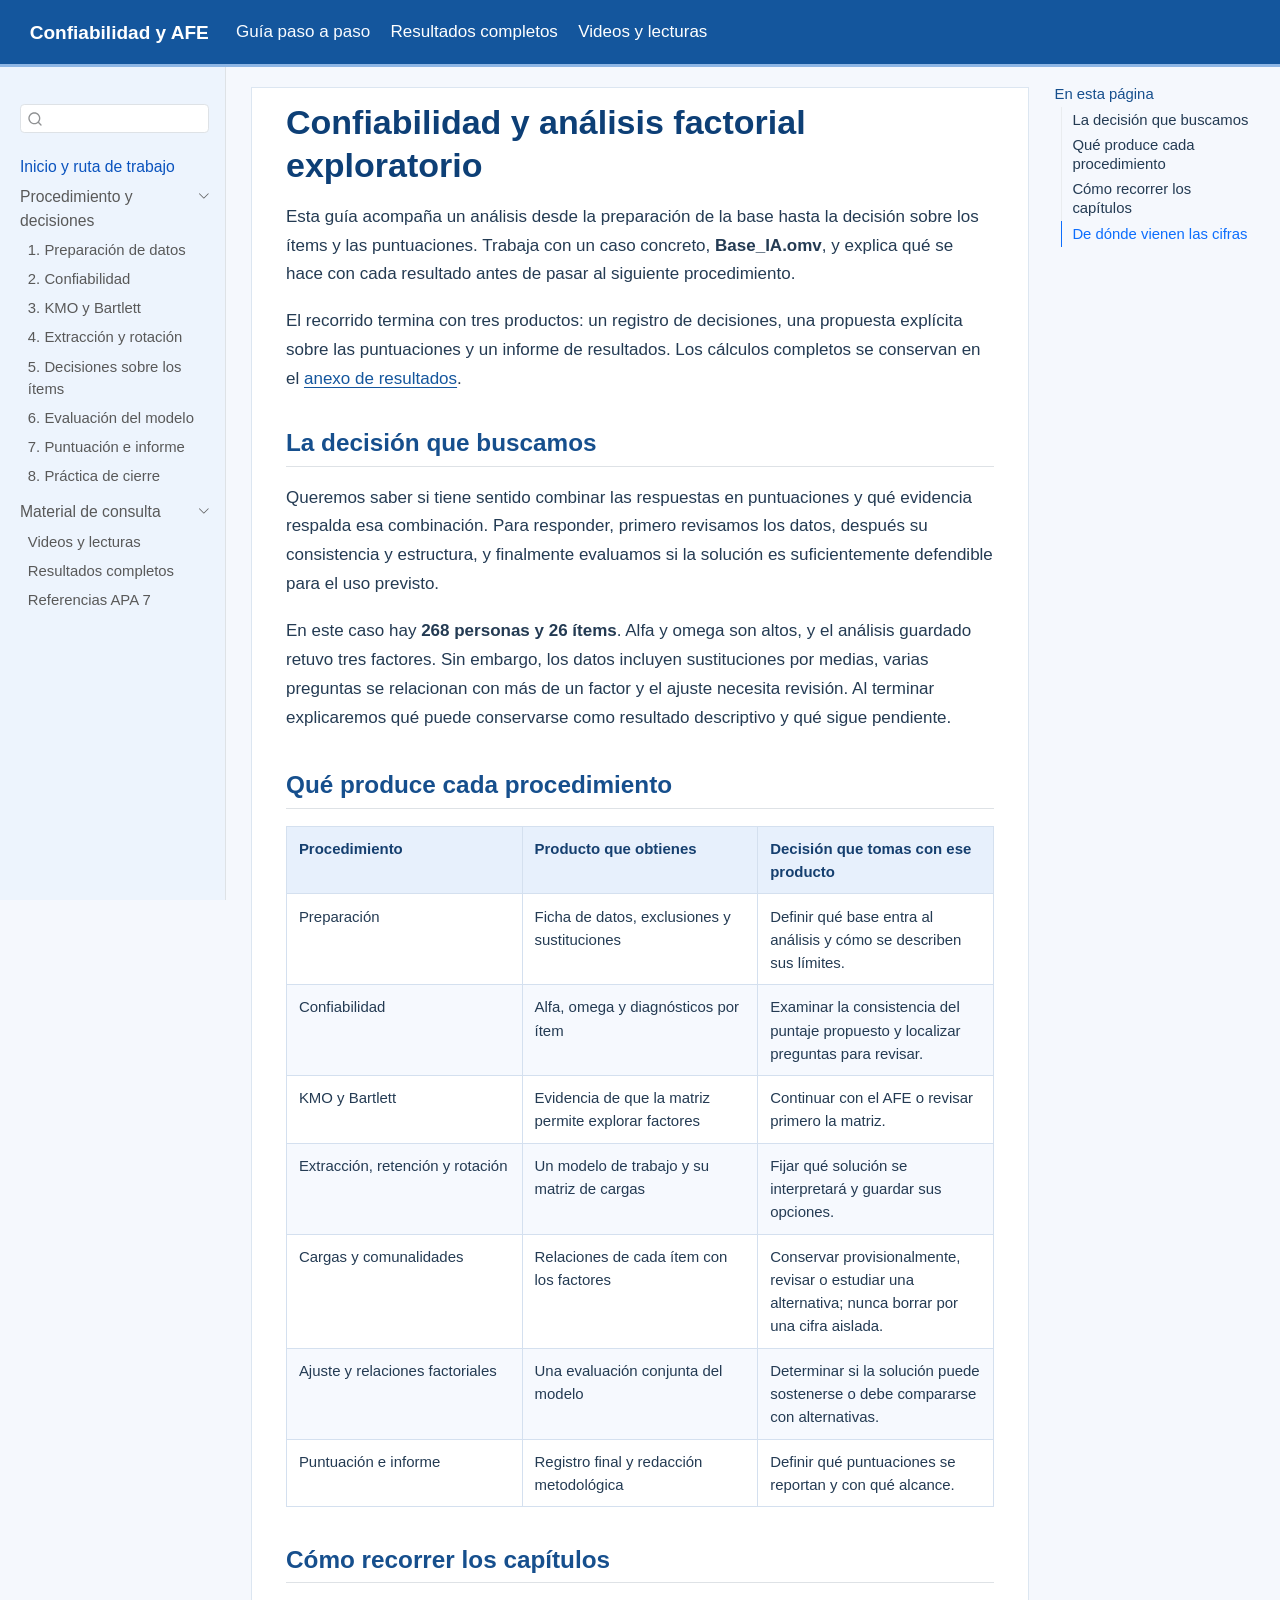
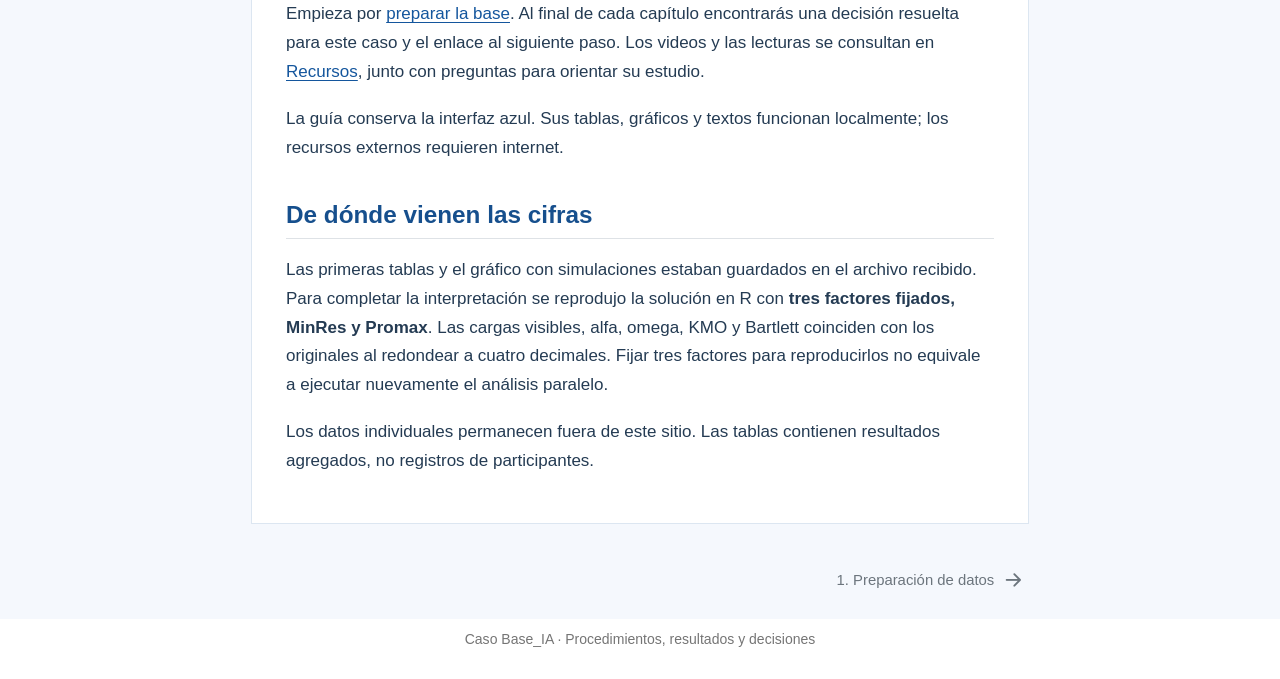
<file: docs/index.html>
<!DOCTYPE html>
<html xmlns="http://www.w3.org/1999/xhtml" lang="es" xml:lang="es"><head>

<meta charset="utf-8">
<meta name="generator" content="quarto-1.10.18">

<meta name="viewport" content="width=device-width, initial-scale=1.0, user-scalable=yes">


<title>Confiabilidad y análisis factorial exploratorio – Confiabilidad y AFE</title>
<style>
/* Default styles provided by pandoc.
** See https://pandoc.org/MANUAL.html#variables-for-html for config info.
*/
span.smallcaps{font-variant: small-caps;}
div.columns{display: flex; gap: 1.5em;}
div.column{flex: auto;}
@media screen {
div.columns{gap: min(4vw, 1.5em);}
div.column{overflow-x: auto;}
}
div.hanging-indent{margin-left: 1.5em; text-indent: -1.5em;}
ul.task-list{list-style: none;}
ul.task-list li input[type="checkbox"] {
  width: 0.8em;
  margin: 0 0.8em 0.2em -1em; /* quarto-specific, see https://github.com/quarto-dev/quarto-cli/issues/4556 */ 
  vertical-align: middle;
}
</style>


<script src="site_libs/quarto-nav/quarto-nav.js"></script>
<script src="site_libs/quarto-nav/headroom.min.js"></script>
<script src="site_libs/clipboard/clipboard.min.js"></script>
<script src="site_libs/quarto-search/autocomplete.umd.js"></script>
<script src="site_libs/quarto-search/fuse.min.js"></script>
<script src="site_libs/quarto-search/quarto-search.js"></script>
<meta name="quarto:offset" content="./">
<link href="./01-preparar.html" rel="next">
<script src="site_libs/quarto-html/quarto.js" type="module"></script>
<script src="site_libs/quarto-html/tabsets/tabsets.js" type="module"></script>
<script src="site_libs/quarto-html/popper.min.js"></script>
<script src="site_libs/quarto-html/tippy.umd.min.js"></script>
<script src="site_libs/quarto-html/anchor.min.js"></script>
<link href="site_libs/quarto-html/tippy.css" rel="stylesheet">
<link href="site_libs/quarto-html/quarto-syntax-highlighting-64a204ab8560d761af7679ceaba22944.css" rel="stylesheet" id="quarto-text-highlighting-styles">
<script src="site_libs/bootstrap/bootstrap.min.js"></script>
<link href="site_libs/bootstrap/bootstrap-icons.css" rel="stylesheet">
<link href="site_libs/bootstrap/bootstrap-53b8d4779731abdf69e8c6ca44a22a0c.min.css" rel="stylesheet" append-hash="true" id="quarto-bootstrap" data-mode="light">
<script id="quarto-search-options" type="application/json">{
  "location": "sidebar",
  "copy-button": false,
  "collapse-after": 3,
  "panel-placement": "start",
  "type": "textbox",
  "limit": 50,
  "keyboard-shortcut": [
    "f",
    "/",
    "s"
  ],
  "language": {
    "search-no-results-text": "No se han encontrado resultados",
    "search-matching-documents-text": "documentos encontrados",
    "search-copy-link-title": "Copiar el enlace en la búsqueda",
    "search-hide-matches-text": "Ocultar resultados adicionales",
    "search-more-match-text": "resultado adicional en este documento",
    "search-more-matches-text": "resultados adicionales en este documento",
    "search-clear-button-title": "Borrar",
    "search-text-placeholder": "",
    "search-detached-cancel-button-title": "Cancelar",
    "search-submit-button-title": "Enviar",
    "search-label": "Buscar"
  }
}</script>
<style>html{ scroll-behavior: smooth; }</style>


<link rel="stylesheet" href="estilos/sitio.css">
</head>

<body class="nav-sidebar docked nav-fixed quarto-light">

<div id="quarto-search-results"></div>
  <header id="quarto-header" class="headroom fixed-top">
    <nav class="navbar navbar-expand-lg " data-bs-theme="dark">
      <div class="navbar-container container-fluid">
      <div class="navbar-brand-container mx-auto">
    <a class="navbar-brand" href="./index.html">
    <span class="navbar-title">Confiabilidad y AFE</span>
    </a>
  </div>
          <button class="navbar-toggler" type="button" data-bs-toggle="collapse" data-bs-target="#navbarCollapse" aria-controls="navbarCollapse" role="menu" aria-expanded="false" aria-label="Navegación de palanca" onclick="if (window.quartoToggleHeadroom) { window.quartoToggleHeadroom(); }">
  <span class="navbar-toggler-icon"></span>
</button>
          <div class="collapse navbar-collapse" id="navbarCollapse">
            <ul class="navbar-nav navbar-nav-scroll me-auto">
  <li class="nav-item">
    <a class="nav-link active" href="./index.html" aria-current="page"> 
<span class="menu-text">Guía paso a paso</span></a>
  </li>  
  <li class="nav-item">
    <a class="nav-link" href="./resultados.html"> 
<span class="menu-text">Resultados completos</span></a>
  </li>  
  <li class="nav-item">
    <a class="nav-link" href="./recursos.html"> 
<span class="menu-text">Videos y lecturas</span></a>
  </li>  
</ul>
          </div> <!-- /navcollapse -->
            <div class="quarto-navbar-tools">
</div>
      </div> <!-- /container-fluid -->
    </nav>
  <nav class="quarto-secondary-nav">
    <div class="container-fluid d-flex">
      <button type="button" class="quarto-btn-toggle btn" data-bs-toggle="collapse" role="button" data-bs-target=".quarto-sidebar-collapse-item" aria-controls="quarto-sidebar" aria-expanded="false" aria-label="Alternar barra lateral" onclick="if (window.quartoToggleHeadroom) { window.quartoToggleHeadroom(); }">
        <i class="bi bi-layout-text-sidebar-reverse"></i>
      </button>
        <nav class="quarto-page-breadcrumbs" aria-label="breadcrumb"><ol class="breadcrumb"><li class="breadcrumb-item"><a href="./index.html">Inicio y ruta de trabajo</a></li></ol></nav>
        <a class="flex-grow-1" role="navigation" data-bs-toggle="collapse" data-bs-target=".quarto-sidebar-collapse-item" aria-controls="quarto-sidebar" aria-expanded="false" aria-label="Alternar barra lateral" onclick="if (window.quartoToggleHeadroom) { window.quartoToggleHeadroom(); }">      
        </a>
      <button type="button" class="btn quarto-search-button" aria-label="Buscar" onclick="window.quartoOpenSearch();">
        <i class="bi bi-search"></i>
      </button>
    </div>
  </nav>
</header>
<!-- content -->
<div id="quarto-content" class="quarto-container page-columns page-rows-contents page-layout-article page-navbar">
<!-- sidebar -->
  <nav id="quarto-sidebar" class="sidebar collapse collapse-horizontal quarto-sidebar-collapse-item sidebar-navigation docked overflow-auto">
        <div class="mt-2 flex-shrink-0 align-items-center">
        <div class="sidebar-search">
        <div id="quarto-search" class="" title="Buscar"></div>
        </div>
        </div>
    <div class="sidebar-menu-container"> 
    <ul class="list-unstyled mt-1">
        <li class="sidebar-item">
  <div class="sidebar-item-container"> 
  <a href="./index.html" class="sidebar-item-text sidebar-link active">
 <span class="menu-text">Inicio y ruta de trabajo</span></a>
  </div>
</li>
        <li class="sidebar-item sidebar-item-section">
      <div class="sidebar-item-container"> 
            <a class="sidebar-item-text sidebar-link text-start" data-bs-toggle="collapse" data-bs-target="#quarto-sidebar-section-1" role="navigation" aria-expanded="true">
 <span class="menu-text">Procedimiento y decisiones</span></a>
          <a class="sidebar-item-toggle text-start" data-bs-toggle="collapse" data-bs-target="#quarto-sidebar-section-1" role="navigation" aria-expanded="true" aria-label="Alternar sección">
            <i class="bi bi-chevron-right ms-2"></i>
          </a> 
      </div>
      <ul id="quarto-sidebar-section-1" class="collapse list-unstyled sidebar-section depth1 show">  
          <li class="sidebar-item">
  <div class="sidebar-item-container"> 
  <a href="./01-preparar.html" class="sidebar-item-text sidebar-link">
 <span class="menu-text">1. Preparación de datos</span></a>
  </div>
</li>
          <li class="sidebar-item">
  <div class="sidebar-item-container"> 
  <a href="./02-confiabilidad.html" class="sidebar-item-text sidebar-link">
 <span class="menu-text">2. Confiabilidad</span></a>
  </div>
</li>
          <li class="sidebar-item">
  <div class="sidebar-item-container"> 
  <a href="./03-comprobar-matriz.html" class="sidebar-item-text sidebar-link">
 <span class="menu-text">3. KMO y Bartlett</span></a>
  </div>
</li>
          <li class="sidebar-item">
  <div class="sidebar-item-container"> 
  <a href="./04-construir-solucion.html" class="sidebar-item-text sidebar-link">
 <span class="menu-text">4. Extracción y rotación</span></a>
  </div>
</li>
          <li class="sidebar-item">
  <div class="sidebar-item-container"> 
  <a href="./05-decidir-items.html" class="sidebar-item-text sidebar-link">
 <span class="menu-text">5. Decisiones sobre los ítems</span></a>
  </div>
</li>
          <li class="sidebar-item">
  <div class="sidebar-item-container"> 
  <a href="./06-evaluar-modelo.html" class="sidebar-item-text sidebar-link">
 <span class="menu-text">6. Evaluación del modelo</span></a>
  </div>
</li>
          <li class="sidebar-item">
  <div class="sidebar-item-container"> 
  <a href="./07-puntuar-informar.html" class="sidebar-item-text sidebar-link">
 <span class="menu-text">7. Puntuación e informe</span></a>
  </div>
</li>
          <li class="sidebar-item">
  <div class="sidebar-item-container"> 
  <a href="./08-practica.html" class="sidebar-item-text sidebar-link">
 <span class="menu-text">8. Práctica de cierre</span></a>
  </div>
</li>
      </ul>
  </li>
        <li class="sidebar-item sidebar-item-section">
      <div class="sidebar-item-container"> 
            <a class="sidebar-item-text sidebar-link text-start" data-bs-toggle="collapse" data-bs-target="#quarto-sidebar-section-2" role="navigation" aria-expanded="true">
 <span class="menu-text">Material de consulta</span></a>
          <a class="sidebar-item-toggle text-start" data-bs-toggle="collapse" data-bs-target="#quarto-sidebar-section-2" role="navigation" aria-expanded="true" aria-label="Alternar sección">
            <i class="bi bi-chevron-right ms-2"></i>
          </a> 
      </div>
      <ul id="quarto-sidebar-section-2" class="collapse list-unstyled sidebar-section depth1 show">  
          <li class="sidebar-item">
  <div class="sidebar-item-container"> 
  <a href="./recursos.html" class="sidebar-item-text sidebar-link">
 <span class="menu-text">Videos y lecturas</span></a>
  </div>
</li>
          <li class="sidebar-item">
  <div class="sidebar-item-container"> 
  <a href="./resultados.html" class="sidebar-item-text sidebar-link">
 <span class="menu-text">Resultados completos</span></a>
  </div>
</li>
          <li class="sidebar-item">
  <div class="sidebar-item-container"> 
  <a href="./referencias.html" class="sidebar-item-text sidebar-link">
 <span class="menu-text">Referencias APA 7</span></a>
  </div>
</li>
      </ul>
  </li>
    </ul>
    </div>
</nav>
<div id="quarto-sidebar-glass" class="quarto-sidebar-collapse-item" data-bs-toggle="collapse" data-bs-target=".quarto-sidebar-collapse-item"></div>
<!-- margin-sidebar -->
    <div id="quarto-margin-sidebar" class="sidebar margin-sidebar">
        <nav id="TOC" role="doc-toc" class="toc-active">
    <h2 id="toc-title">En esta página</h2>
   
  <ul class="collapse">
  <li><a href="#la-decisión-que-buscamos" id="toc-la-decisión-que-buscamos" class="nav-link active" data-scroll-target="#la-decisión-que-buscamos">La decisión que buscamos</a></li>
  <li><a href="#qué-produce-cada-procedimiento" id="toc-qué-produce-cada-procedimiento" class="nav-link" data-scroll-target="#qué-produce-cada-procedimiento">Qué produce cada procedimiento</a></li>
  <li><a href="#cómo-recorrer-los-capítulos" id="toc-cómo-recorrer-los-capítulos" class="nav-link" data-scroll-target="#cómo-recorrer-los-capítulos">Cómo recorrer los capítulos</a></li>
  <li><a href="#de-dónde-vienen-las-cifras" id="toc-de-dónde-vienen-las-cifras" class="nav-link" data-scroll-target="#de-dónde-vienen-las-cifras">De dónde vienen las cifras</a></li>
  </ul>
</nav>
    </div>
<!-- main -->
<main class="content" id="quarto-document-content">

<header id="title-block-header" class="quarto-title-block default">
<div class="quarto-title">
<h1 class="title">Confiabilidad y análisis factorial exploratorio</h1>
</div>



<div class="quarto-title-meta">

    
  
    
  </div>
  


</header>


<p>Esta guía acompaña un análisis desde la preparación de la base hasta la decisión sobre los ítems y las puntuaciones. Trabaja con un caso concreto, <strong>Base_IA.omv</strong>, y explica qué se hace con cada resultado antes de pasar al siguiente procedimiento.</p>
<p>El recorrido termina con tres productos: un registro de decisiones, una propuesta explícita sobre las puntuaciones y un informe de resultados. Los cálculos completos se conservan en el <a href="./resultados.html">anexo de resultados</a>.</p>
<section id="la-decisión-que-buscamos" class="level2">
<h2 class="anchored" data-anchor-id="la-decisión-que-buscamos">La decisión que buscamos</h2>
<p>Queremos saber si tiene sentido combinar las respuestas en puntuaciones y qué evidencia respalda esa combinación. Para responder, primero revisamos los datos, después su consistencia y estructura, y finalmente evaluamos si la solución es suficientemente defendible para el uso previsto.</p>
<p>En este caso hay <strong>268 personas y 26 ítems</strong>. Alfa y omega son altos, y el análisis guardado retuvo tres factores. Sin embargo, los datos incluyen sustituciones por medias, varias preguntas se relacionan con más de un factor y el ajuste necesita revisión. Al terminar explicaremos qué puede conservarse como resultado descriptivo y qué sigue pendiente.</p>
</section>
<section id="qué-produce-cada-procedimiento" class="level2">
<h2 class="anchored" data-anchor-id="qué-produce-cada-procedimiento">Qué produce cada procedimiento</h2>
<table class="caption-top table">
<colgroup>
<col style="width: 33%">
<col style="width: 33%">
<col style="width: 33%">
</colgroup>
<thead>
<tr class="header">
<th>Procedimiento</th>
<th>Producto que obtienes</th>
<th>Decisión que tomas con ese producto</th>
</tr>
</thead>
<tbody>
<tr class="odd">
<td>Preparación</td>
<td>Ficha de datos, exclusiones y sustituciones</td>
<td>Definir qué base entra al análisis y cómo se describen sus límites.</td>
</tr>
<tr class="even">
<td>Confiabilidad</td>
<td>Alfa, omega y diagnósticos por ítem</td>
<td>Examinar la consistencia del puntaje propuesto y localizar preguntas para revisar.</td>
</tr>
<tr class="odd">
<td>KMO y Bartlett</td>
<td>Evidencia de que la matriz permite explorar factores</td>
<td>Continuar con el AFE o revisar primero la matriz.</td>
</tr>
<tr class="even">
<td>Extracción, retención y rotación</td>
<td>Un modelo de trabajo y su matriz de cargas</td>
<td>Fijar qué solución se interpretará y guardar sus opciones.</td>
</tr>
<tr class="odd">
<td>Cargas y comunalidades</td>
<td>Relaciones de cada ítem con los factores</td>
<td>Conservar provisionalmente, revisar o estudiar una alternativa; nunca borrar por una cifra aislada.</td>
</tr>
<tr class="even">
<td>Ajuste y relaciones factoriales</td>
<td>Una evaluación conjunta del modelo</td>
<td>Determinar si la solución puede sostenerse o debe compararse con alternativas.</td>
</tr>
<tr class="odd">
<td>Puntuación e informe</td>
<td>Registro final y redacción metodológica</td>
<td>Definir qué puntuaciones se reportan y con qué alcance.</td>
</tr>
</tbody>
</table>
</section>
<section id="cómo-recorrer-los-capítulos" class="level2">
<h2 class="anchored" data-anchor-id="cómo-recorrer-los-capítulos">Cómo recorrer los capítulos</h2>
<p>Empieza por <a href="./01-preparar.html">preparar la base</a>. Al final de cada capítulo encontrarás una decisión resuelta para este caso y el enlace al siguiente paso. Los videos y las lecturas se consultan en <a href="./recursos.html">Recursos</a>, junto con preguntas para orientar su estudio.</p>
<p>La guía conserva la interfaz azul. Sus tablas, gráficos y textos funcionan localmente; los recursos externos requieren internet.</p>
</section>
<section id="de-dónde-vienen-las-cifras" class="level2">
<h2 class="anchored" data-anchor-id="de-dónde-vienen-las-cifras">De dónde vienen las cifras</h2>
<p>Las primeras tablas y el gráfico con simulaciones estaban guardados en el archivo recibido. Para completar la interpretación se reprodujo la solución en R con <strong>tres factores fijados, MinRes y Promax</strong>. Las cargas visibles, alfa, omega, KMO y Bartlett coinciden con los originales al redondear a cuatro decimales. Fijar tres factores para reproducirlos no equivale a ejecutar nuevamente el análisis paralelo.</p>
<p>Los datos individuales permanecen fuera de este sitio. Las tablas contienen resultados agregados, no registros de participantes.</p>


</section>

</main> <!-- /main -->
<script src="assets/guia.js"></script>

<script id="quarto-html-after-body" type="application/javascript">
  window.document.addEventListener("DOMContentLoaded", function (event) {
    const icon = "";
    const anchorJS = new window.AnchorJS();
    anchorJS.options = {
      placement: 'right',
      icon: icon
    };
    anchorJS.add('.anchored');
    const isCodeAnnotation = (el) => {
      for (const clz of el.classList) {
        if (clz.startsWith('code-annotation-')) {                     
          return true;
        }
      }
      return false;
    }
    const onCopySuccess = function(e) {
      // button target
      const button = e.trigger;
      // don't keep focus
      button.blur();
      // flash "checked"
      button.classList.add('code-copy-button-checked');
      var currentTitle = button.getAttribute("title");
      button.setAttribute("title", "Copiado");
      let tooltip;
      if (window.bootstrap) {
        button.setAttribute("data-bs-toggle", "tooltip");
        button.setAttribute("data-bs-placement", "left");
        button.setAttribute("data-bs-title", "Copiado");
        tooltip = new bootstrap.Tooltip(button, 
          { trigger: "manual", 
            customClass: "code-copy-button-tooltip",
            offset: [0, -8]});
        tooltip.show();    
      }
      setTimeout(function() {
        if (tooltip) {
          tooltip.hide();
          button.removeAttribute("data-bs-title");
          button.removeAttribute("data-bs-toggle");
          button.removeAttribute("data-bs-placement");
        }
        button.setAttribute("title", currentTitle);
        button.classList.remove('code-copy-button-checked');
      }, 1000);
      // clear code selection
      e.clearSelection();
    }
    const getTextToCopy = function(trigger) {
      const outerScaffold = trigger.parentElement.cloneNode(true);
      const codeEl = outerScaffold.querySelector('code');
      for (const childEl of codeEl.children) {
        if (isCodeAnnotation(childEl)) {
          childEl.remove();
        }
      }
      return codeEl.innerText;
    }
    const clipboard = new window.ClipboardJS('.code-copy-button:not([data-in-quarto-modal])', {
      text: getTextToCopy
    });
    clipboard.on('success', onCopySuccess);
    if (window.document.getElementById('quarto-embedded-source-code-modal')) {
      const clipboardModal = new window.ClipboardJS('.code-copy-button[data-in-quarto-modal]', {
        text: getTextToCopy,
        container: window.document.getElementById('quarto-embedded-source-code-modal')
      });
      clipboardModal.on('success', onCopySuccess);
    }
      var localhostRegex = new RegExp(/^(?:http|https):\/\/localhost\:?[0-9]*\//);
      var mailtoRegex = new RegExp(/^mailto:/);
        var filterRegex = new RegExp("https:\/\/donaldgonza\.github\.io\/confiabilidad-afe\/");
      var isInternal = (href) => {
          return filterRegex.test(href) || localhostRegex.test(href) || mailtoRegex.test(href);
      }
      // Inspect non-navigation links and adorn them if external
     var links = window.document.querySelectorAll('a[href]:not(.nav-link):not(.navbar-brand):not(.toc-action):not(.sidebar-link):not(.sidebar-item-toggle):not(.pagination-link):not(.no-external):not([aria-hidden]):not(.dropdown-item):not(.quarto-navigation-tool):not(.about-link)');
      for (var i=0; i<links.length; i++) {
        const link = links[i];
        if (!isInternal(link.href)) {
          // undo the damage that might have been done by quarto-nav.js in the case of
          // links that we want to consider external
          if (link.dataset.originalHref !== undefined) {
            link.href = link.dataset.originalHref;
          }
        }
      }
    function tippyHover(el, contentFn, onTriggerFn, onUntriggerFn) {
      const config = {
        allowHTML: true,
        maxWidth: 500,
        delay: 100,
        arrow: false,
        appendTo: function(el) {
            return el.parentElement;
        },
        interactive: true,
        interactiveBorder: 10,
        theme: 'quarto',
        placement: 'bottom-start',
      };
      if (contentFn) {
        config.content = contentFn;
      }
      if (onTriggerFn) {
        config.onTrigger = onTriggerFn;
      }
      if (onUntriggerFn) {
        config.onUntrigger = onUntriggerFn;
      }
      window.tippy(el, config); 
    }
    const noterefs = window.document.querySelectorAll('a[role="doc-noteref"]');
    for (var i=0; i<noterefs.length; i++) {
      const ref = noterefs[i];
      tippyHover(ref, function() {
        // use id or data attribute instead here
        let href = ref.getAttribute('data-footnote-href') || ref.getAttribute('href');
        try { href = new URL(href).hash; } catch {}
        const id = href.replace(/^#\/?/, "");
        const note = window.document.getElementById(id);
        if (note) {
          return note.innerHTML;
        } else {
          return "";
        }
      });
    }
    const xrefs = window.document.querySelectorAll('a.quarto-xref');
    const processXRef = (id, note) => {
      // Strip column container classes
      const stripColumnClz = (el) => {
        el.classList.remove("page-full", "page-columns");
        if (el.children) {
          for (const child of el.children) {
            stripColumnClz(child);
          }
        }
      }
      stripColumnClz(note)
      if (id === null || id.startsWith('sec-')) {
        // Special case sections, only their first couple elements
        const container = document.createElement("div");
        if (note.children && note.children.length > 2) {
          container.appendChild(note.children[0].cloneNode(true));
          for (let i = 1; i < note.children.length; i++) {
            const child = note.children[i];
            if (child.tagName === "P" && child.innerText === "") {
              continue;
            } else {
              container.appendChild(child.cloneNode(true));
              break;
            }
          }
          if (window.Quarto?.typesetMath) {
            window.Quarto.typesetMath(container);
          }
          return container.innerHTML
        } else {
          if (window.Quarto?.typesetMath) {
            window.Quarto.typesetMath(note);
          }
          return note.innerHTML;
        }
      } else {
        // Remove any anchor links if they are present
        const anchorLink = note.querySelector('a.anchorjs-link');
        if (anchorLink) {
          anchorLink.remove();
        }
        if (window.Quarto?.typesetMath) {
          window.Quarto.typesetMath(note);
        }
        if (note.classList.contains("callout")) {
          return note.outerHTML;
        } else {
          return note.innerHTML;
        }
      }
    }
    for (var i=0; i<xrefs.length; i++) {
      const xref = xrefs[i];
      tippyHover(xref, undefined, function(instance) {
        instance.disable();
        let url = xref.getAttribute('href');
        let hash = undefined; 
        if (url.startsWith('#')) {
          hash = url;
        } else {
          try { hash = new URL(url).hash; } catch {}
        }
        if (hash) {
          const id = hash.replace(/^#\/?/, "");
          const note = window.document.getElementById(id);
          if (note !== null) {
            try {
              const html = processXRef(id, note.cloneNode(true));
              instance.setContent(html);
            } finally {
              instance.enable();
              instance.show();
            }
          } else {
            // See if we can fetch this
            fetch(url.split('#')[0])
            .then(res => res.text())
            .then(html => {
              const parser = new DOMParser();
              const htmlDoc = parser.parseFromString(html, "text/html");
              const note = htmlDoc.getElementById(id);
              if (note !== null) {
                const html = processXRef(id, note);
                instance.setContent(html);
              } 
            }).finally(() => {
              instance.enable();
              instance.show();
            });
          }
        } else {
          // See if we can fetch a full url (with no hash to target)
          // This is a special case and we should probably do some content thinning / targeting
          fetch(url)
          .then(res => res.text())
          .then(html => {
            const parser = new DOMParser();
            const htmlDoc = parser.parseFromString(html, "text/html");
            const note = htmlDoc.querySelector('main.content');
            if (note !== null) {
              // This should only happen for chapter cross references
              // (since there is no id in the URL)
              // remove the first header
              if (note.children.length > 0 && note.children[0].tagName === "HEADER") {
                note.children[0].remove();
              }
              const html = processXRef(null, note);
              instance.setContent(html);
            } 
          }).finally(() => {
            instance.enable();
            instance.show();
          });
        }
      }, function(instance) {
      });
    }
        let selectedAnnoteEl;
        const selectorForAnnotation = ( cell, annotation) => {
          let cellAttr = 'data-code-cell="' + cell + '"';
          let lineAttr = 'data-code-annotation="' +  annotation + '"';
          const selector = 'span[' + cellAttr + '][' + lineAttr + ']';
          return selector;
        }
        const selectCodeLines = (annoteEl) => {
          const doc = window.document;
          const targetCell = annoteEl.getAttribute("data-target-cell");
          const targetAnnotation = annoteEl.getAttribute("data-target-annotation");
          const annoteSpan = window.document.querySelector(selectorForAnnotation(targetCell, targetAnnotation));
          const lines = annoteSpan.getAttribute("data-code-lines").split(",");
          const lineIds = lines.map((line) => {
            return targetCell + "-" + line;
          })
          let top = null;
          let height = null;
          let parent = null;
          if (lineIds.length > 0) {
              //compute the position of the single el (top and bottom and make a div)
              const el = window.document.getElementById(lineIds[0]);
              top = el.offsetTop;
              height = el.offsetHeight;
              parent = el.parentElement.parentElement;
            if (lineIds.length > 1) {
              const lastEl = window.document.getElementById(lineIds[lineIds.length - 1]);
              const bottom = lastEl.offsetTop + lastEl.offsetHeight;
              height = bottom - top;
            }
            if (top !== null && height !== null && parent !== null) {
              // cook up a div (if necessary) and position it 
              let div = window.document.getElementById("code-annotation-line-highlight");
              if (div === null) {
                div = window.document.createElement("div");
                div.setAttribute("id", "code-annotation-line-highlight");
                div.style.position = 'absolute';
                parent.appendChild(div);
              }
              div.style.top = top - 2 + "px";
              div.style.height = height + 4 + "px";
              div.style.left = 0;
              let gutterDiv = window.document.getElementById("code-annotation-line-highlight-gutter");
              if (gutterDiv === null) {
                gutterDiv = window.document.createElement("div");
                gutterDiv.setAttribute("id", "code-annotation-line-highlight-gutter");
                gutterDiv.style.position = 'absolute';
                const codeCell = window.document.getElementById(targetCell);
                const gutter = codeCell.querySelector('.code-annotation-gutter');
                gutter.appendChild(gutterDiv);
              }
              gutterDiv.style.top = top - 2 + "px";
              gutterDiv.style.height = height + 4 + "px";
            }
            selectedAnnoteEl = annoteEl;
          }
        };
        const unselectCodeLines = () => {
          const elementsIds = ["code-annotation-line-highlight", "code-annotation-line-highlight-gutter"];
          elementsIds.forEach((elId) => {
            const div = window.document.getElementById(elId);
            if (div) {
              div.remove();
            }
          });
          selectedAnnoteEl = undefined;
        };
          // Handle positioning of the toggle
      window.addEventListener(
        "resize",
        throttle(() => {
          elRect = undefined;
          if (selectedAnnoteEl) {
            selectCodeLines(selectedAnnoteEl);
          }
        }, 10)
      );
      function throttle(fn, ms) {
      let throttle = false;
      let timer;
        return (...args) => {
          if(!throttle) { // first call gets through
              fn.apply(this, args);
              throttle = true;
          } else { // all the others get throttled
              if(timer) clearTimeout(timer); // cancel #2
              timer = setTimeout(() => {
                fn.apply(this, args);
                timer = throttle = false;
              }, ms);
          }
        };
      }
        // Attach click handler to the DT
        const annoteDls = window.document.querySelectorAll('dt[data-target-cell]');
        for (const annoteDlNode of annoteDls) {
          annoteDlNode.addEventListener('click', (event) => {
            const clickedEl = event.target;
            if (clickedEl !== selectedAnnoteEl) {
              unselectCodeLines();
              const activeEl = window.document.querySelector('dt[data-target-cell].code-annotation-active');
              if (activeEl) {
                activeEl.classList.remove('code-annotation-active');
              }
              selectCodeLines(clickedEl);
              clickedEl.classList.add('code-annotation-active');
            } else {
              // Unselect the line
              unselectCodeLines();
              clickedEl.classList.remove('code-annotation-active');
            }
          });
        }
    const findCites = (el) => {
      const parentEl = el.parentElement;
      if (parentEl) {
        const cites = parentEl.dataset.cites;
        if (cites) {
          return {
            el,
            cites: cites.split(' ')
          };
        } else {
          return findCites(el.parentElement)
        }
      } else {
        return undefined;
      }
    };
    var bibliorefs = window.document.querySelectorAll('a[role="doc-biblioref"]');
    for (var i=0; i<bibliorefs.length; i++) {
      const ref = bibliorefs[i];
      const citeInfo = findCites(ref);
      if (citeInfo) {
        tippyHover(citeInfo.el, function() {
          var popup = window.document.createElement('div');
          citeInfo.cites.forEach(function(cite) {
            var citeDiv = window.document.createElement('div');
            citeDiv.classList.add('hanging-indent');
            citeDiv.classList.add('csl-entry');
            var biblioDiv = window.document.getElementById('ref-' + cite);
            if (biblioDiv) {
              citeDiv.innerHTML = biblioDiv.innerHTML;
            }
            popup.appendChild(citeDiv);
          });
          return popup.innerHTML;
        });
      }
    }
  });
  </script>
<nav class="page-navigation">
  <div class="nav-page nav-page-previous">
  </div>
  <div class="nav-page nav-page-next">
      <a href="./01-preparar.html" class="pagination-link" aria-label="1. Preparación de datos">
        <span class="nav-page-text">1. Preparación de datos</span> <i class="bi bi-arrow-right-short"></i>
      </a>
  </div>
</nav>
</div> <!-- /content -->
<footer class="footer">
  <div class="nav-footer">
    <div class="nav-footer-left">
      &nbsp;
    </div>   
    <div class="nav-footer-center">
<p>Caso Base_IA · Procedimientos, resultados y decisiones</p>
</div>
    <div class="nav-footer-right">
      &nbsp;
    </div>
  </div>
</footer>




<script src="site_libs/quarto-html/zenscroll-min.js"></script>
</body></html>
</file>
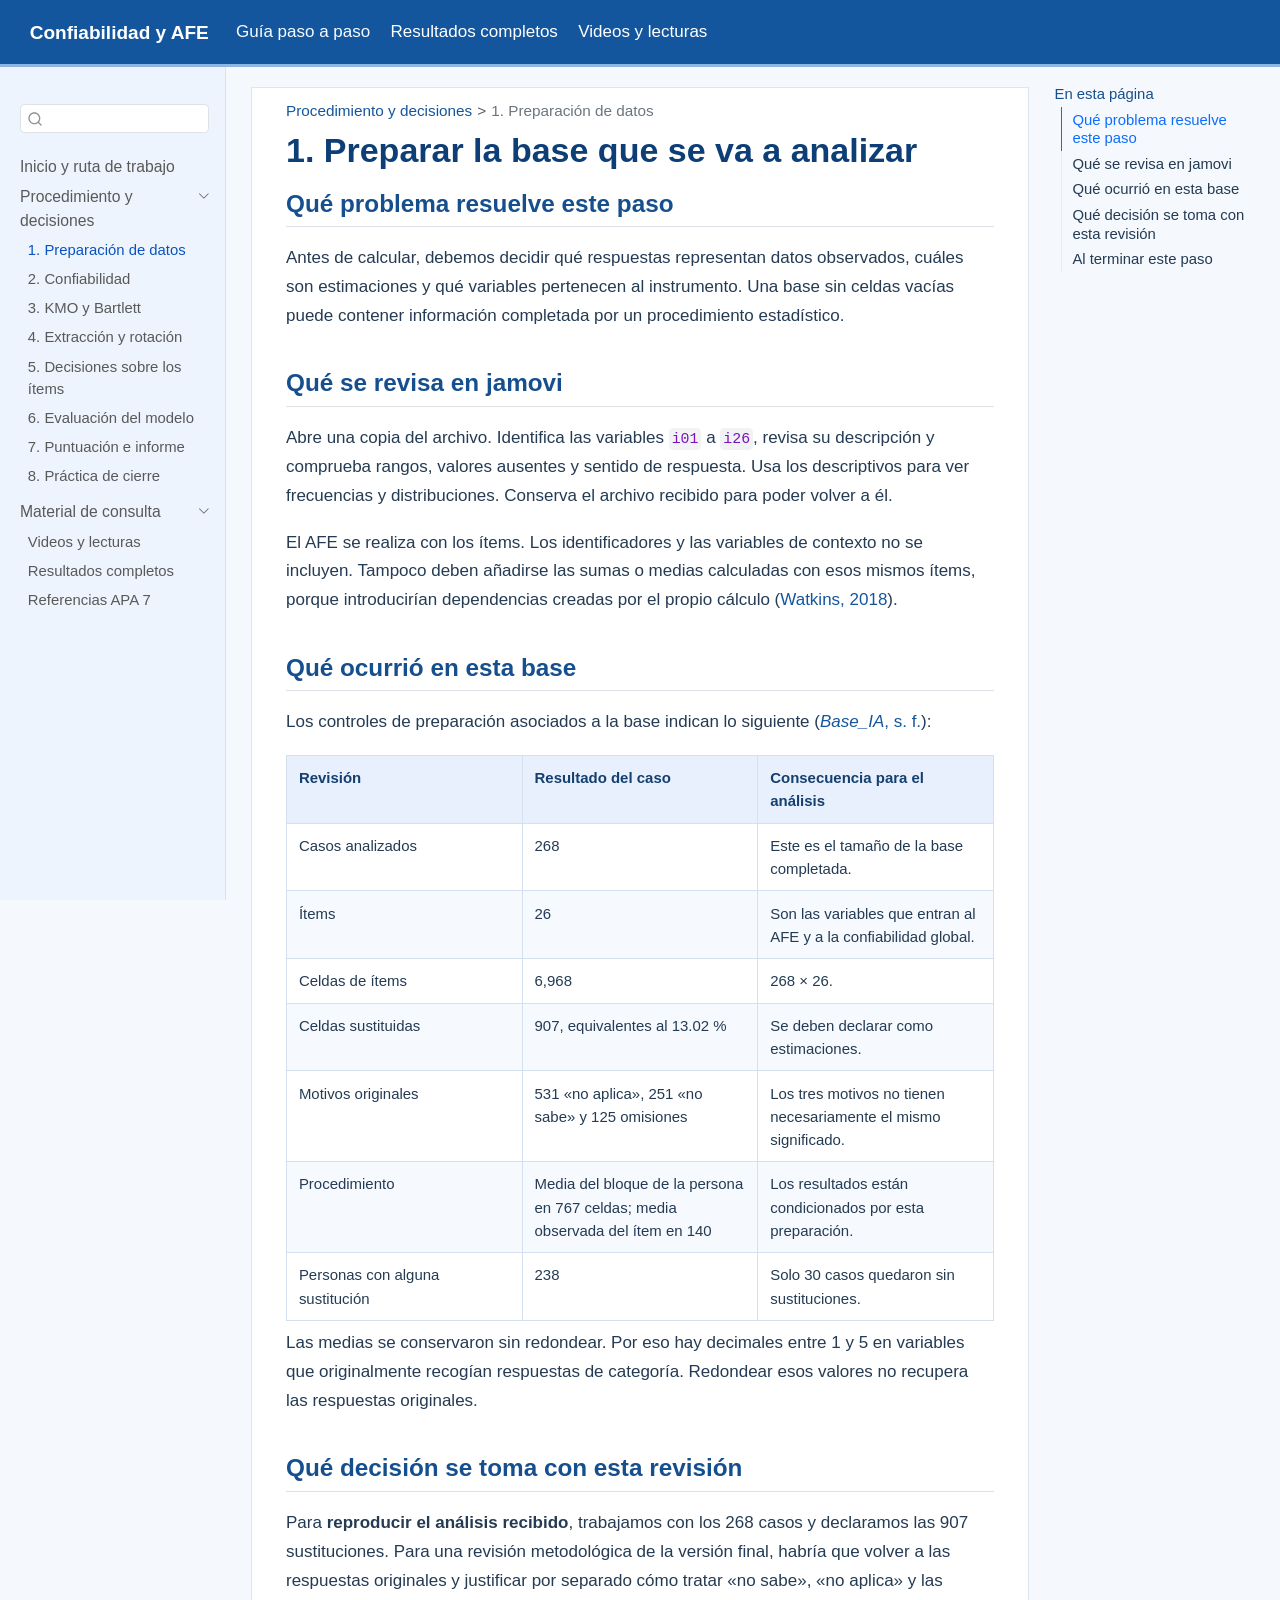
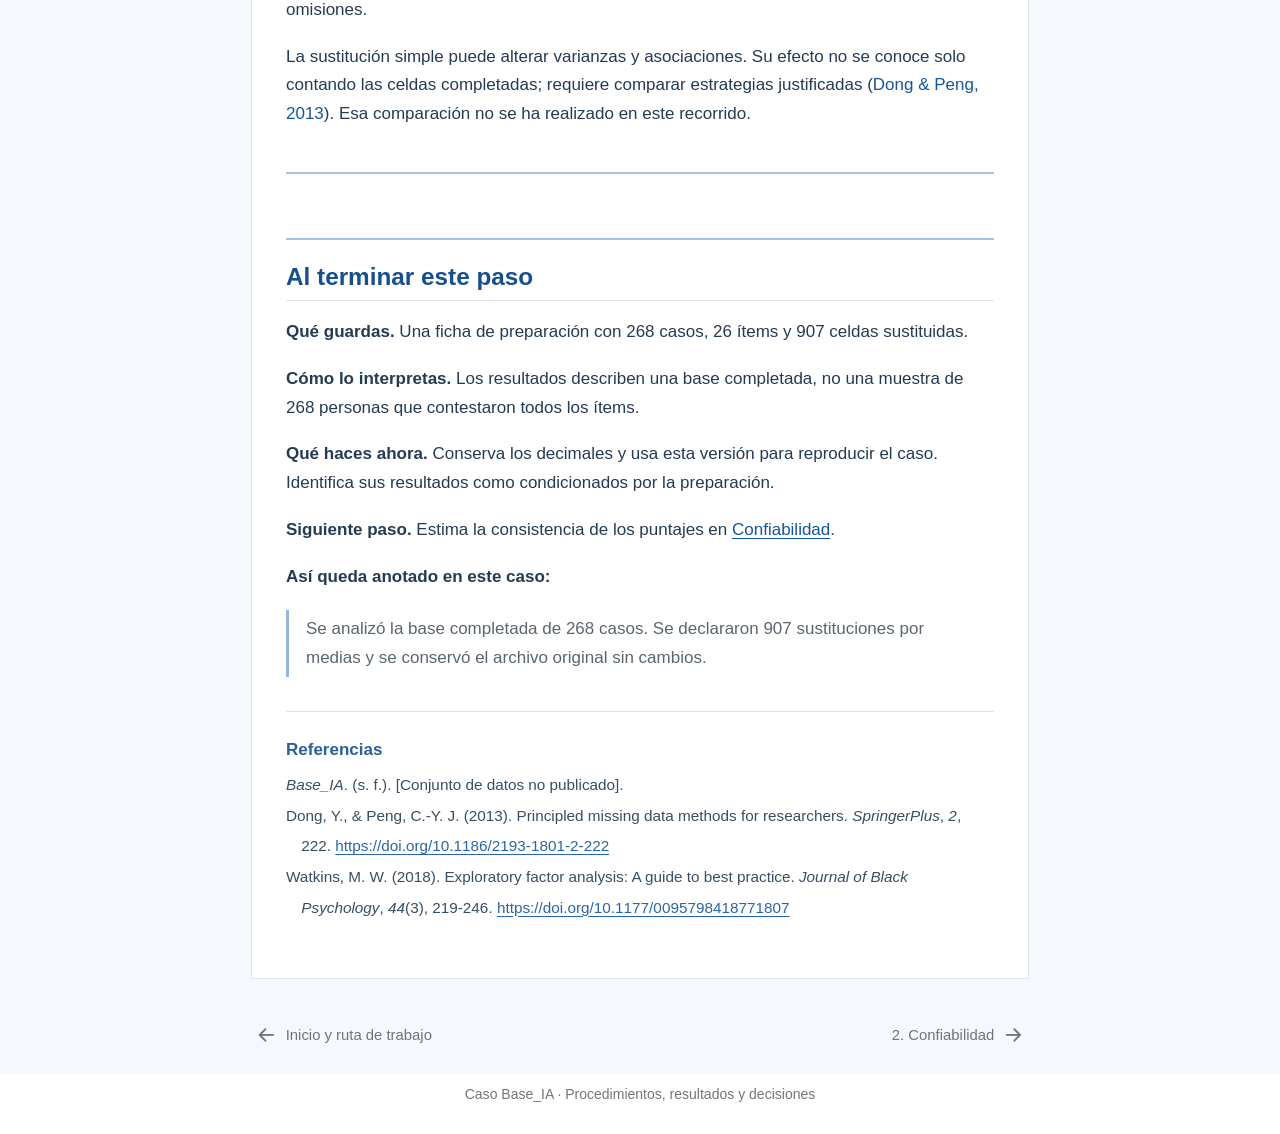
<file: docs/01-preparar.html>
<!DOCTYPE html>
<html xmlns="http://www.w3.org/1999/xhtml" lang="es" xml:lang="es"><head>

<meta charset="utf-8">
<meta name="generator" content="quarto-1.10.18">

<meta name="viewport" content="width=device-width, initial-scale=1.0, user-scalable=yes">


<title>1. Preparar la base que se va a analizar – Confiabilidad y AFE</title>
<style>
/* Default styles provided by pandoc.
** See https://pandoc.org/MANUAL.html#variables-for-html for config info.
*/
span.smallcaps{font-variant: small-caps;}
div.columns{display: flex; gap: 1.5em;}
div.column{flex: auto;}
@media screen {
div.columns{gap: min(4vw, 1.5em);}
div.column{overflow-x: auto;}
}
div.hanging-indent{margin-left: 1.5em; text-indent: -1.5em;}
ul.task-list{list-style: none;}
ul.task-list li input[type="checkbox"] {
  width: 0.8em;
  margin: 0 0.8em 0.2em -1em; /* quarto-specific, see https://github.com/quarto-dev/quarto-cli/issues/4556 */ 
  vertical-align: middle;
}
/* CSS for citations */
div.csl-bib-body { }
div.csl-entry {
  clear: both;
  margin-bottom: 0em;
}
.hanging-indent div.csl-entry {
  margin-left:2em;
  text-indent:-2em;
}
div.csl-left-margin {
  min-width:2em;
  float:left;
}
div.csl-right-inline {
  margin-left:2em;
  padding-left:1em;
}
div.csl-indent {
  margin-left: 2em;
}</style>


<script src="site_libs/quarto-nav/quarto-nav.js"></script>
<script src="site_libs/quarto-nav/headroom.min.js"></script>
<script src="site_libs/clipboard/clipboard.min.js"></script>
<script src="site_libs/quarto-search/autocomplete.umd.js"></script>
<script src="site_libs/quarto-search/fuse.min.js"></script>
<script src="site_libs/quarto-search/quarto-search.js"></script>
<meta name="quarto:offset" content="./">
<link href="./02-confiabilidad.html" rel="next">
<link href="./index.html" rel="prev">
<script src="site_libs/quarto-html/quarto.js" type="module"></script>
<script src="site_libs/quarto-html/tabsets/tabsets.js" type="module"></script>
<script src="site_libs/quarto-html/popper.min.js"></script>
<script src="site_libs/quarto-html/tippy.umd.min.js"></script>
<script src="site_libs/quarto-html/anchor.min.js"></script>
<link href="site_libs/quarto-html/tippy.css" rel="stylesheet">
<link href="site_libs/quarto-html/quarto-syntax-highlighting-64a204ab8560d761af7679ceaba22944.css" rel="stylesheet" id="quarto-text-highlighting-styles">
<script src="site_libs/bootstrap/bootstrap.min.js"></script>
<link href="site_libs/bootstrap/bootstrap-icons.css" rel="stylesheet">
<link href="site_libs/bootstrap/bootstrap-53b8d4779731abdf69e8c6ca44a22a0c.min.css" rel="stylesheet" append-hash="true" id="quarto-bootstrap" data-mode="light">
<script id="quarto-search-options" type="application/json">{
  "location": "sidebar",
  "copy-button": false,
  "collapse-after": 3,
  "panel-placement": "start",
  "type": "textbox",
  "limit": 50,
  "keyboard-shortcut": [
    "f",
    "/",
    "s"
  ],
  "language": {
    "search-no-results-text": "No se han encontrado resultados",
    "search-matching-documents-text": "documentos encontrados",
    "search-copy-link-title": "Copiar el enlace en la búsqueda",
    "search-hide-matches-text": "Ocultar resultados adicionales",
    "search-more-match-text": "resultado adicional en este documento",
    "search-more-matches-text": "resultados adicionales en este documento",
    "search-clear-button-title": "Borrar",
    "search-text-placeholder": "",
    "search-detached-cancel-button-title": "Cancelar",
    "search-submit-button-title": "Enviar",
    "search-label": "Buscar"
  }
}</script>
<style>html{ scroll-behavior: smooth; }</style>


<link rel="stylesheet" href="estilos/sitio.css">
</head>

<body class="nav-sidebar docked nav-fixed quarto-light">

<div id="quarto-search-results"></div>
  <header id="quarto-header" class="headroom fixed-top">
    <nav class="navbar navbar-expand-lg " data-bs-theme="dark">
      <div class="navbar-container container-fluid">
      <div class="navbar-brand-container mx-auto">
    <a class="navbar-brand" href="./index.html">
    <span class="navbar-title">Confiabilidad y AFE</span>
    </a>
  </div>
          <button class="navbar-toggler" type="button" data-bs-toggle="collapse" data-bs-target="#navbarCollapse" aria-controls="navbarCollapse" role="menu" aria-expanded="false" aria-label="Navegación de palanca" onclick="if (window.quartoToggleHeadroom) { window.quartoToggleHeadroom(); }">
  <span class="navbar-toggler-icon"></span>
</button>
          <div class="collapse navbar-collapse" id="navbarCollapse">
            <ul class="navbar-nav navbar-nav-scroll me-auto">
  <li class="nav-item">
    <a class="nav-link active" href="./index.html" aria-current="page"> 
<span class="menu-text">Guía paso a paso</span></a>
  </li>  
  <li class="nav-item">
    <a class="nav-link" href="./resultados.html"> 
<span class="menu-text">Resultados completos</span></a>
  </li>  
  <li class="nav-item">
    <a class="nav-link" href="./recursos.html"> 
<span class="menu-text">Videos y lecturas</span></a>
  </li>  
</ul>
          </div> <!-- /navcollapse -->
            <div class="quarto-navbar-tools">
</div>
      </div> <!-- /container-fluid -->
    </nav>
  <nav class="quarto-secondary-nav">
    <div class="container-fluid d-flex">
      <button type="button" class="quarto-btn-toggle btn" data-bs-toggle="collapse" role="button" data-bs-target=".quarto-sidebar-collapse-item" aria-controls="quarto-sidebar" aria-expanded="false" aria-label="Alternar barra lateral" onclick="if (window.quartoToggleHeadroom) { window.quartoToggleHeadroom(); }">
        <i class="bi bi-layout-text-sidebar-reverse"></i>
      </button>
        <nav class="quarto-page-breadcrumbs" aria-label="breadcrumb"><ol class="breadcrumb"><li class="breadcrumb-item"><a href="./01-preparar.html">Procedimiento y decisiones</a></li><li class="breadcrumb-item"><a href="./01-preparar.html">1. Preparación de datos</a></li></ol></nav>
        <a class="flex-grow-1" role="navigation" data-bs-toggle="collapse" data-bs-target=".quarto-sidebar-collapse-item" aria-controls="quarto-sidebar" aria-expanded="false" aria-label="Alternar barra lateral" onclick="if (window.quartoToggleHeadroom) { window.quartoToggleHeadroom(); }">      
        </a>
      <button type="button" class="btn quarto-search-button" aria-label="Buscar" onclick="window.quartoOpenSearch();">
        <i class="bi bi-search"></i>
      </button>
    </div>
  </nav>
</header>
<!-- content -->
<div id="quarto-content" class="quarto-container page-columns page-rows-contents page-layout-article page-navbar">
<!-- sidebar -->
  <nav id="quarto-sidebar" class="sidebar collapse collapse-horizontal quarto-sidebar-collapse-item sidebar-navigation docked overflow-auto">
        <div class="mt-2 flex-shrink-0 align-items-center">
        <div class="sidebar-search">
        <div id="quarto-search" class="" title="Buscar"></div>
        </div>
        </div>
    <div class="sidebar-menu-container"> 
    <ul class="list-unstyled mt-1">
        <li class="sidebar-item">
  <div class="sidebar-item-container"> 
  <a href="./index.html" class="sidebar-item-text sidebar-link">
 <span class="menu-text">Inicio y ruta de trabajo</span></a>
  </div>
</li>
        <li class="sidebar-item sidebar-item-section">
      <div class="sidebar-item-container"> 
            <a class="sidebar-item-text sidebar-link text-start" data-bs-toggle="collapse" data-bs-target="#quarto-sidebar-section-1" role="navigation" aria-expanded="true">
 <span class="menu-text">Procedimiento y decisiones</span></a>
          <a class="sidebar-item-toggle text-start" data-bs-toggle="collapse" data-bs-target="#quarto-sidebar-section-1" role="navigation" aria-expanded="true" aria-label="Alternar sección">
            <i class="bi bi-chevron-right ms-2"></i>
          </a> 
      </div>
      <ul id="quarto-sidebar-section-1" class="collapse list-unstyled sidebar-section depth1 show">  
          <li class="sidebar-item">
  <div class="sidebar-item-container"> 
  <a href="./01-preparar.html" class="sidebar-item-text sidebar-link active">
 <span class="menu-text">1. Preparación de datos</span></a>
  </div>
</li>
          <li class="sidebar-item">
  <div class="sidebar-item-container"> 
  <a href="./02-confiabilidad.html" class="sidebar-item-text sidebar-link">
 <span class="menu-text">2. Confiabilidad</span></a>
  </div>
</li>
          <li class="sidebar-item">
  <div class="sidebar-item-container"> 
  <a href="./03-comprobar-matriz.html" class="sidebar-item-text sidebar-link">
 <span class="menu-text">3. KMO y Bartlett</span></a>
  </div>
</li>
          <li class="sidebar-item">
  <div class="sidebar-item-container"> 
  <a href="./04-construir-solucion.html" class="sidebar-item-text sidebar-link">
 <span class="menu-text">4. Extracción y rotación</span></a>
  </div>
</li>
          <li class="sidebar-item">
  <div class="sidebar-item-container"> 
  <a href="./05-decidir-items.html" class="sidebar-item-text sidebar-link">
 <span class="menu-text">5. Decisiones sobre los ítems</span></a>
  </div>
</li>
          <li class="sidebar-item">
  <div class="sidebar-item-container"> 
  <a href="./06-evaluar-modelo.html" class="sidebar-item-text sidebar-link">
 <span class="menu-text">6. Evaluación del modelo</span></a>
  </div>
</li>
          <li class="sidebar-item">
  <div class="sidebar-item-container"> 
  <a href="./07-puntuar-informar.html" class="sidebar-item-text sidebar-link">
 <span class="menu-text">7. Puntuación e informe</span></a>
  </div>
</li>
          <li class="sidebar-item">
  <div class="sidebar-item-container"> 
  <a href="./08-practica.html" class="sidebar-item-text sidebar-link">
 <span class="menu-text">8. Práctica de cierre</span></a>
  </div>
</li>
      </ul>
  </li>
        <li class="sidebar-item sidebar-item-section">
      <div class="sidebar-item-container"> 
            <a class="sidebar-item-text sidebar-link text-start" data-bs-toggle="collapse" data-bs-target="#quarto-sidebar-section-2" role="navigation" aria-expanded="true">
 <span class="menu-text">Material de consulta</span></a>
          <a class="sidebar-item-toggle text-start" data-bs-toggle="collapse" data-bs-target="#quarto-sidebar-section-2" role="navigation" aria-expanded="true" aria-label="Alternar sección">
            <i class="bi bi-chevron-right ms-2"></i>
          </a> 
      </div>
      <ul id="quarto-sidebar-section-2" class="collapse list-unstyled sidebar-section depth1 show">  
          <li class="sidebar-item">
  <div class="sidebar-item-container"> 
  <a href="./recursos.html" class="sidebar-item-text sidebar-link">
 <span class="menu-text">Videos y lecturas</span></a>
  </div>
</li>
          <li class="sidebar-item">
  <div class="sidebar-item-container"> 
  <a href="./resultados.html" class="sidebar-item-text sidebar-link">
 <span class="menu-text">Resultados completos</span></a>
  </div>
</li>
          <li class="sidebar-item">
  <div class="sidebar-item-container"> 
  <a href="./referencias.html" class="sidebar-item-text sidebar-link">
 <span class="menu-text">Referencias APA 7</span></a>
  </div>
</li>
      </ul>
  </li>
    </ul>
    </div>
</nav>
<div id="quarto-sidebar-glass" class="quarto-sidebar-collapse-item" data-bs-toggle="collapse" data-bs-target=".quarto-sidebar-collapse-item"></div>
<!-- margin-sidebar -->
    <div id="quarto-margin-sidebar" class="sidebar margin-sidebar">
        <nav id="TOC" role="doc-toc" class="toc-active">
    <h2 id="toc-title">En esta página</h2>
   
  <ul class="collapse">
  <li><a href="#qué-problema-resuelve-este-paso" id="toc-qué-problema-resuelve-este-paso" class="nav-link active" data-scroll-target="#qué-problema-resuelve-este-paso">Qué problema resuelve este paso</a></li>
  <li><a href="#qué-se-revisa-en-jamovi" id="toc-qué-se-revisa-en-jamovi" class="nav-link" data-scroll-target="#qué-se-revisa-en-jamovi">Qué se revisa en jamovi</a></li>
  <li><a href="#qué-ocurrió-en-esta-base" id="toc-qué-ocurrió-en-esta-base" class="nav-link" data-scroll-target="#qué-ocurrió-en-esta-base">Qué ocurrió en esta base</a></li>
  <li><a href="#qué-decisión-se-toma-con-esta-revisión" id="toc-qué-decisión-se-toma-con-esta-revisión" class="nav-link" data-scroll-target="#qué-decisión-se-toma-con-esta-revisión">Qué decisión se toma con esta revisión</a></li>
  <li><a href="#al-terminar-este-paso" id="toc-al-terminar-este-paso" class="nav-link" data-scroll-target="#al-terminar-este-paso">Al terminar este paso</a></li>
  </ul>
</nav>
    </div>
<!-- main -->
<main class="content" id="quarto-document-content">

<header id="title-block-header" class="quarto-title-block default"><nav class="quarto-page-breadcrumbs quarto-title-breadcrumbs d-none d-lg-block" aria-label="breadcrumb"><ol class="breadcrumb"><li class="breadcrumb-item"><a href="./01-preparar.html">Procedimiento y decisiones</a></li><li class="breadcrumb-item"><a href="./01-preparar.html">1. Preparación de datos</a></li></ol></nav>
<div class="quarto-title">
<h1 class="title">1. Preparar la base que se va a analizar</h1>
</div>



<div class="quarto-title-meta">

    
  
    
  </div>
  


</header>


<section id="qué-problema-resuelve-este-paso" class="level2">
<h2 class="anchored" data-anchor-id="qué-problema-resuelve-este-paso">Qué problema resuelve este paso</h2>
<p>Antes de calcular, debemos decidir qué respuestas representan datos observados, cuáles son estimaciones y qué variables pertenecen al instrumento. Una base sin celdas vacías puede contener información completada por un procedimiento estadístico.</p>
</section>
<section id="qué-se-revisa-en-jamovi" class="level2">
<h2 class="anchored" data-anchor-id="qué-se-revisa-en-jamovi">Qué se revisa en jamovi</h2>
<p>Abre una copia del archivo. Identifica las variables <code>i01</code> a <code>i26</code>, revisa su descripción y comprueba rangos, valores ausentes y sentido de respuesta. Usa los descriptivos para ver frecuencias y distribuciones. Conserva el archivo recibido para poder volver a él.</p>
<p>El AFE se realiza con los ítems. Los identificadores y las variables de contexto no se incluyen. Tampoco deben añadirse las sumas o medias calculadas con esos mismos ítems, porque introducirían dependencias creadas por el propio cálculo <span class="citation" data-cites="watkins2018">(<a href="#ref-watkins2018" role="doc-biblioref">Watkins, 2018</a>)</span>.</p>
</section>
<section id="qué-ocurrió-en-esta-base" class="level2">
<h2 class="anchored" data-anchor-id="qué-ocurrió-en-esta-base">Qué ocurrió en esta base</h2>
<p>Los controles de preparación asociados a la base indican lo siguiente <span class="citation" data-cites="baseia">(<a href="#ref-baseia" role="doc-biblioref"><em>Base_IA</em>, s.&nbsp;f.</a>)</span>:</p>
<table class="caption-top table">
<colgroup>
<col style="width: 33%">
<col style="width: 33%">
<col style="width: 33%">
</colgroup>
<thead>
<tr class="header">
<th>Revisión</th>
<th>Resultado del caso</th>
<th>Consecuencia para el análisis</th>
</tr>
</thead>
<tbody>
<tr class="odd">
<td>Casos analizados</td>
<td>268</td>
<td>Este es el tamaño de la base completada.</td>
</tr>
<tr class="even">
<td>Ítems</td>
<td>26</td>
<td>Son las variables que entran al AFE y a la confiabilidad global.</td>
</tr>
<tr class="odd">
<td>Celdas de ítems</td>
<td>6,968</td>
<td>268 × 26.</td>
</tr>
<tr class="even">
<td>Celdas sustituidas</td>
<td>907, equivalentes al 13.02 %</td>
<td>Se deben declarar como estimaciones.</td>
</tr>
<tr class="odd">
<td>Motivos originales</td>
<td>531 «no aplica», 251 «no sabe» y 125 omisiones</td>
<td>Los tres motivos no tienen necesariamente el mismo significado.</td>
</tr>
<tr class="even">
<td>Procedimiento</td>
<td>Media del bloque de la persona en 767 celdas; media observada del ítem en 140</td>
<td>Los resultados están condicionados por esta preparación.</td>
</tr>
<tr class="odd">
<td>Personas con alguna sustitución</td>
<td>238</td>
<td>Solo 30 casos quedaron sin sustituciones.</td>
</tr>
</tbody>
</table>
<p>Las medias se conservaron sin redondear. Por eso hay decimales entre 1 y 5 en variables que originalmente recogían respuestas de categoría. Redondear esos valores no recupera las respuestas originales.</p>
</section>
<section id="qué-decisión-se-toma-con-esta-revisión" class="level2">
<h2 class="anchored" data-anchor-id="qué-decisión-se-toma-con-esta-revisión">Qué decisión se toma con esta revisión</h2>
<p>Para <strong>reproducir el análisis recibido</strong>, trabajamos con los 268 casos y declaramos las 907 sustituciones. Para una revisión metodológica de la versión final, habría que volver a las respuestas originales y justificar por separado cómo tratar «no sabe», «no aplica» y las omisiones.</p>
<p>La sustitución simple puede alterar varianzas y asociaciones. Su efecto no se conoce solo contando las celdas completadas; requiere comparar estrategias justificadas <span class="citation" data-cites="dong2013">(<a href="#ref-dong2013" role="doc-biblioref">Dong &amp; Peng, 2013</a>)</span>. Esa comparación no se ha realizado en este recorrido.</p>
</section>
<section id="al-terminar-este-paso" class="level2 cierre">
<h2 class="cierre anchored" data-anchor-id="al-terminar-este-paso">Al terminar este paso</h2>
<p><strong>Qué guardas.</strong> Una ficha de preparación con 268 casos, 26 ítems y 907 celdas sustituidas.</p>
<p><strong>Cómo lo interpretas.</strong> Los resultados describen una base completada, no una muestra de 268 personas que contestaron todos los ítems.</p>
<p><strong>Qué haces ahora.</strong> Conserva los decimales y usa esta versión para reproducir el caso. Identifica sus resultados como condicionados por la preparación.</p>
<p><strong>Siguiente paso.</strong> Estima la consistencia de los puntajes en <a href="./02-confiabilidad.html">Confiabilidad</a>.</p>
<p><strong>Así queda anotado en este caso:</strong></p>
<blockquote class="blockquote">
<p>Se analizó la base completada de 268 casos. Se declararon 907 sustituciones por medias y se conservó el archivo original sin cambios.</p>
</blockquote>



</section>

<div id="quarto-appendix" class="default"><section class="quarto-appendix-contents" role="doc-bibliography" id="quarto-bibliography"><h2 class="anchored quarto-appendix-heading">Referencias</h2><div id="refs" class="references csl-bib-body hanging-indent" data-entry-spacing="0" data-line-spacing="2" role="list">
<div id="ref-baseia" class="csl-entry" role="listitem">
<em>Base_IA</em>. (s.&nbsp;f.). [Conjunto de datos no publicado].
</div>
<div id="ref-dong2013" class="csl-entry" role="listitem">
Dong, Y., &amp; Peng, C.-Y. J. (2013). Principled missing data methods for researchers. <em>SpringerPlus</em>, <em>2</em>, 222. <a href="https://doi.org/10.1186/2193-1801-2-222">https://doi.org/10.1186/2193-1801-2-222</a>
</div>
<div id="ref-watkins2018" class="csl-entry" role="listitem">
Watkins, M. W. (2018). Exploratory factor analysis: A guide to best practice. <em>Journal of Black Psychology</em>, <em>44</em>(3), 219-246. <a href="https://doi.org/10.1177/0095798418771807">https://doi.org/10.1177/0095798418771807</a>
</div>
</div></section></div></main> <!-- /main -->
<script src="assets/guia.js"></script>

<script id="quarto-html-after-body" type="application/javascript">
  window.document.addEventListener("DOMContentLoaded", function (event) {
    const icon = "";
    const anchorJS = new window.AnchorJS();
    anchorJS.options = {
      placement: 'right',
      icon: icon
    };
    anchorJS.add('.anchored');
    const isCodeAnnotation = (el) => {
      for (const clz of el.classList) {
        if (clz.startsWith('code-annotation-')) {                     
          return true;
        }
      }
      return false;
    }
    const onCopySuccess = function(e) {
      // button target
      const button = e.trigger;
      // don't keep focus
      button.blur();
      // flash "checked"
      button.classList.add('code-copy-button-checked');
      var currentTitle = button.getAttribute("title");
      button.setAttribute("title", "Copiado");
      let tooltip;
      if (window.bootstrap) {
        button.setAttribute("data-bs-toggle", "tooltip");
        button.setAttribute("data-bs-placement", "left");
        button.setAttribute("data-bs-title", "Copiado");
        tooltip = new bootstrap.Tooltip(button, 
          { trigger: "manual", 
            customClass: "code-copy-button-tooltip",
            offset: [0, -8]});
        tooltip.show();    
      }
      setTimeout(function() {
        if (tooltip) {
          tooltip.hide();
          button.removeAttribute("data-bs-title");
          button.removeAttribute("data-bs-toggle");
          button.removeAttribute("data-bs-placement");
        }
        button.setAttribute("title", currentTitle);
        button.classList.remove('code-copy-button-checked');
      }, 1000);
      // clear code selection
      e.clearSelection();
    }
    const getTextToCopy = function(trigger) {
      const outerScaffold = trigger.parentElement.cloneNode(true);
      const codeEl = outerScaffold.querySelector('code');
      for (const childEl of codeEl.children) {
        if (isCodeAnnotation(childEl)) {
          childEl.remove();
        }
      }
      return codeEl.innerText;
    }
    const clipboard = new window.ClipboardJS('.code-copy-button:not([data-in-quarto-modal])', {
      text: getTextToCopy
    });
    clipboard.on('success', onCopySuccess);
    if (window.document.getElementById('quarto-embedded-source-code-modal')) {
      const clipboardModal = new window.ClipboardJS('.code-copy-button[data-in-quarto-modal]', {
        text: getTextToCopy,
        container: window.document.getElementById('quarto-embedded-source-code-modal')
      });
      clipboardModal.on('success', onCopySuccess);
    }
      var localhostRegex = new RegExp(/^(?:http|https):\/\/localhost\:?[0-9]*\//);
      var mailtoRegex = new RegExp(/^mailto:/);
        var filterRegex = new RegExp("https:\/\/donaldgonza\.github\.io\/confiabilidad-afe\/");
      var isInternal = (href) => {
          return filterRegex.test(href) || localhostRegex.test(href) || mailtoRegex.test(href);
      }
      // Inspect non-navigation links and adorn them if external
     var links = window.document.querySelectorAll('a[href]:not(.nav-link):not(.navbar-brand):not(.toc-action):not(.sidebar-link):not(.sidebar-item-toggle):not(.pagination-link):not(.no-external):not([aria-hidden]):not(.dropdown-item):not(.quarto-navigation-tool):not(.about-link)');
      for (var i=0; i<links.length; i++) {
        const link = links[i];
        if (!isInternal(link.href)) {
          // undo the damage that might have been done by quarto-nav.js in the case of
          // links that we want to consider external
          if (link.dataset.originalHref !== undefined) {
            link.href = link.dataset.originalHref;
          }
        }
      }
    function tippyHover(el, contentFn, onTriggerFn, onUntriggerFn) {
      const config = {
        allowHTML: true,
        maxWidth: 500,
        delay: 100,
        arrow: false,
        appendTo: function(el) {
            return el.parentElement;
        },
        interactive: true,
        interactiveBorder: 10,
        theme: 'quarto',
        placement: 'bottom-start',
      };
      if (contentFn) {
        config.content = contentFn;
      }
      if (onTriggerFn) {
        config.onTrigger = onTriggerFn;
      }
      if (onUntriggerFn) {
        config.onUntrigger = onUntriggerFn;
      }
      window.tippy(el, config); 
    }
    const noterefs = window.document.querySelectorAll('a[role="doc-noteref"]');
    for (var i=0; i<noterefs.length; i++) {
      const ref = noterefs[i];
      tippyHover(ref, function() {
        // use id or data attribute instead here
        let href = ref.getAttribute('data-footnote-href') || ref.getAttribute('href');
        try { href = new URL(href).hash; } catch {}
        const id = href.replace(/^#\/?/, "");
        const note = window.document.getElementById(id);
        if (note) {
          return note.innerHTML;
        } else {
          return "";
        }
      });
    }
    const xrefs = window.document.querySelectorAll('a.quarto-xref');
    const processXRef = (id, note) => {
      // Strip column container classes
      const stripColumnClz = (el) => {
        el.classList.remove("page-full", "page-columns");
        if (el.children) {
          for (const child of el.children) {
            stripColumnClz(child);
          }
        }
      }
      stripColumnClz(note)
      if (id === null || id.startsWith('sec-')) {
        // Special case sections, only their first couple elements
        const container = document.createElement("div");
        if (note.children && note.children.length > 2) {
          container.appendChild(note.children[0].cloneNode(true));
          for (let i = 1; i < note.children.length; i++) {
            const child = note.children[i];
            if (child.tagName === "P" && child.innerText === "") {
              continue;
            } else {
              container.appendChild(child.cloneNode(true));
              break;
            }
          }
          if (window.Quarto?.typesetMath) {
            window.Quarto.typesetMath(container);
          }
          return container.innerHTML
        } else {
          if (window.Quarto?.typesetMath) {
            window.Quarto.typesetMath(note);
          }
          return note.innerHTML;
        }
      } else {
        // Remove any anchor links if they are present
        const anchorLink = note.querySelector('a.anchorjs-link');
        if (anchorLink) {
          anchorLink.remove();
        }
        if (window.Quarto?.typesetMath) {
          window.Quarto.typesetMath(note);
        }
        if (note.classList.contains("callout")) {
          return note.outerHTML;
        } else {
          return note.innerHTML;
        }
      }
    }
    for (var i=0; i<xrefs.length; i++) {
      const xref = xrefs[i];
      tippyHover(xref, undefined, function(instance) {
        instance.disable();
        let url = xref.getAttribute('href');
        let hash = undefined; 
        if (url.startsWith('#')) {
          hash = url;
        } else {
          try { hash = new URL(url).hash; } catch {}
        }
        if (hash) {
          const id = hash.replace(/^#\/?/, "");
          const note = window.document.getElementById(id);
          if (note !== null) {
            try {
              const html = processXRef(id, note.cloneNode(true));
              instance.setContent(html);
            } finally {
              instance.enable();
              instance.show();
            }
          } else {
            // See if we can fetch this
            fetch(url.split('#')[0])
            .then(res => res.text())
            .then(html => {
              const parser = new DOMParser();
              const htmlDoc = parser.parseFromString(html, "text/html");
              const note = htmlDoc.getElementById(id);
              if (note !== null) {
                const html = processXRef(id, note);
                instance.setContent(html);
              } 
            }).finally(() => {
              instance.enable();
              instance.show();
            });
          }
        } else {
          // See if we can fetch a full url (with no hash to target)
          // This is a special case and we should probably do some content thinning / targeting
          fetch(url)
          .then(res => res.text())
          .then(html => {
            const parser = new DOMParser();
            const htmlDoc = parser.parseFromString(html, "text/html");
            const note = htmlDoc.querySelector('main.content');
            if (note !== null) {
              // This should only happen for chapter cross references
              // (since there is no id in the URL)
              // remove the first header
              if (note.children.length > 0 && note.children[0].tagName === "HEADER") {
                note.children[0].remove();
              }
              const html = processXRef(null, note);
              instance.setContent(html);
            } 
          }).finally(() => {
            instance.enable();
            instance.show();
          });
        }
      }, function(instance) {
      });
    }
        let selectedAnnoteEl;
        const selectorForAnnotation = ( cell, annotation) => {
          let cellAttr = 'data-code-cell="' + cell + '"';
          let lineAttr = 'data-code-annotation="' +  annotation + '"';
          const selector = 'span[' + cellAttr + '][' + lineAttr + ']';
          return selector;
        }
        const selectCodeLines = (annoteEl) => {
          const doc = window.document;
          const targetCell = annoteEl.getAttribute("data-target-cell");
          const targetAnnotation = annoteEl.getAttribute("data-target-annotation");
          const annoteSpan = window.document.querySelector(selectorForAnnotation(targetCell, targetAnnotation));
          const lines = annoteSpan.getAttribute("data-code-lines").split(",");
          const lineIds = lines.map((line) => {
            return targetCell + "-" + line;
          })
          let top = null;
          let height = null;
          let parent = null;
          if (lineIds.length > 0) {
              //compute the position of the single el (top and bottom and make a div)
              const el = window.document.getElementById(lineIds[0]);
              top = el.offsetTop;
              height = el.offsetHeight;
              parent = el.parentElement.parentElement;
            if (lineIds.length > 1) {
              const lastEl = window.document.getElementById(lineIds[lineIds.length - 1]);
              const bottom = lastEl.offsetTop + lastEl.offsetHeight;
              height = bottom - top;
            }
            if (top !== null && height !== null && parent !== null) {
              // cook up a div (if necessary) and position it 
              let div = window.document.getElementById("code-annotation-line-highlight");
              if (div === null) {
                div = window.document.createElement("div");
                div.setAttribute("id", "code-annotation-line-highlight");
                div.style.position = 'absolute';
                parent.appendChild(div);
              }
              div.style.top = top - 2 + "px";
              div.style.height = height + 4 + "px";
              div.style.left = 0;
              let gutterDiv = window.document.getElementById("code-annotation-line-highlight-gutter");
              if (gutterDiv === null) {
                gutterDiv = window.document.createElement("div");
                gutterDiv.setAttribute("id", "code-annotation-line-highlight-gutter");
                gutterDiv.style.position = 'absolute';
                const codeCell = window.document.getElementById(targetCell);
                const gutter = codeCell.querySelector('.code-annotation-gutter');
                gutter.appendChild(gutterDiv);
              }
              gutterDiv.style.top = top - 2 + "px";
              gutterDiv.style.height = height + 4 + "px";
            }
            selectedAnnoteEl = annoteEl;
          }
        };
        const unselectCodeLines = () => {
          const elementsIds = ["code-annotation-line-highlight", "code-annotation-line-highlight-gutter"];
          elementsIds.forEach((elId) => {
            const div = window.document.getElementById(elId);
            if (div) {
              div.remove();
            }
          });
          selectedAnnoteEl = undefined;
        };
          // Handle positioning of the toggle
      window.addEventListener(
        "resize",
        throttle(() => {
          elRect = undefined;
          if (selectedAnnoteEl) {
            selectCodeLines(selectedAnnoteEl);
          }
        }, 10)
      );
      function throttle(fn, ms) {
      let throttle = false;
      let timer;
        return (...args) => {
          if(!throttle) { // first call gets through
              fn.apply(this, args);
              throttle = true;
          } else { // all the others get throttled
              if(timer) clearTimeout(timer); // cancel #2
              timer = setTimeout(() => {
                fn.apply(this, args);
                timer = throttle = false;
              }, ms);
          }
        };
      }
        // Attach click handler to the DT
        const annoteDls = window.document.querySelectorAll('dt[data-target-cell]');
        for (const annoteDlNode of annoteDls) {
          annoteDlNode.addEventListener('click', (event) => {
            const clickedEl = event.target;
            if (clickedEl !== selectedAnnoteEl) {
              unselectCodeLines();
              const activeEl = window.document.querySelector('dt[data-target-cell].code-annotation-active');
              if (activeEl) {
                activeEl.classList.remove('code-annotation-active');
              }
              selectCodeLines(clickedEl);
              clickedEl.classList.add('code-annotation-active');
            } else {
              // Unselect the line
              unselectCodeLines();
              clickedEl.classList.remove('code-annotation-active');
            }
          });
        }
    const findCites = (el) => {
      const parentEl = el.parentElement;
      if (parentEl) {
        const cites = parentEl.dataset.cites;
        if (cites) {
          return {
            el,
            cites: cites.split(' ')
          };
        } else {
          return findCites(el.parentElement)
        }
      } else {
        return undefined;
      }
    };
    var bibliorefs = window.document.querySelectorAll('a[role="doc-biblioref"]');
    for (var i=0; i<bibliorefs.length; i++) {
      const ref = bibliorefs[i];
      const citeInfo = findCites(ref);
      if (citeInfo) {
        tippyHover(citeInfo.el, function() {
          var popup = window.document.createElement('div');
          citeInfo.cites.forEach(function(cite) {
            var citeDiv = window.document.createElement('div');
            citeDiv.classList.add('hanging-indent');
            citeDiv.classList.add('csl-entry');
            var biblioDiv = window.document.getElementById('ref-' + cite);
            if (biblioDiv) {
              citeDiv.innerHTML = biblioDiv.innerHTML;
            }
            popup.appendChild(citeDiv);
          });
          return popup.innerHTML;
        });
      }
    }
  });
  </script>
<nav class="page-navigation">
  <div class="nav-page nav-page-previous">
      <a href="./index.html" class="pagination-link" aria-label="Inicio y ruta de trabajo">
        <i class="bi bi-arrow-left-short"></i> <span class="nav-page-text">Inicio y ruta de trabajo</span>
      </a>          
  </div>
  <div class="nav-page nav-page-next">
      <a href="./02-confiabilidad.html" class="pagination-link" aria-label="2. Confiabilidad">
        <span class="nav-page-text">2. Confiabilidad</span> <i class="bi bi-arrow-right-short"></i>
      </a>
  </div>
</nav>
</div> <!-- /content -->
<footer class="footer">
  <div class="nav-footer">
    <div class="nav-footer-left">
      &nbsp;
    </div>   
    <div class="nav-footer-center">
<p>Caso Base_IA · Procedimientos, resultados y decisiones</p>
</div>
    <div class="nav-footer-right">
      &nbsp;
    </div>
  </div>
</footer>




<script src="site_libs/quarto-html/zenscroll-min.js"></script>
</body></html>
</file>
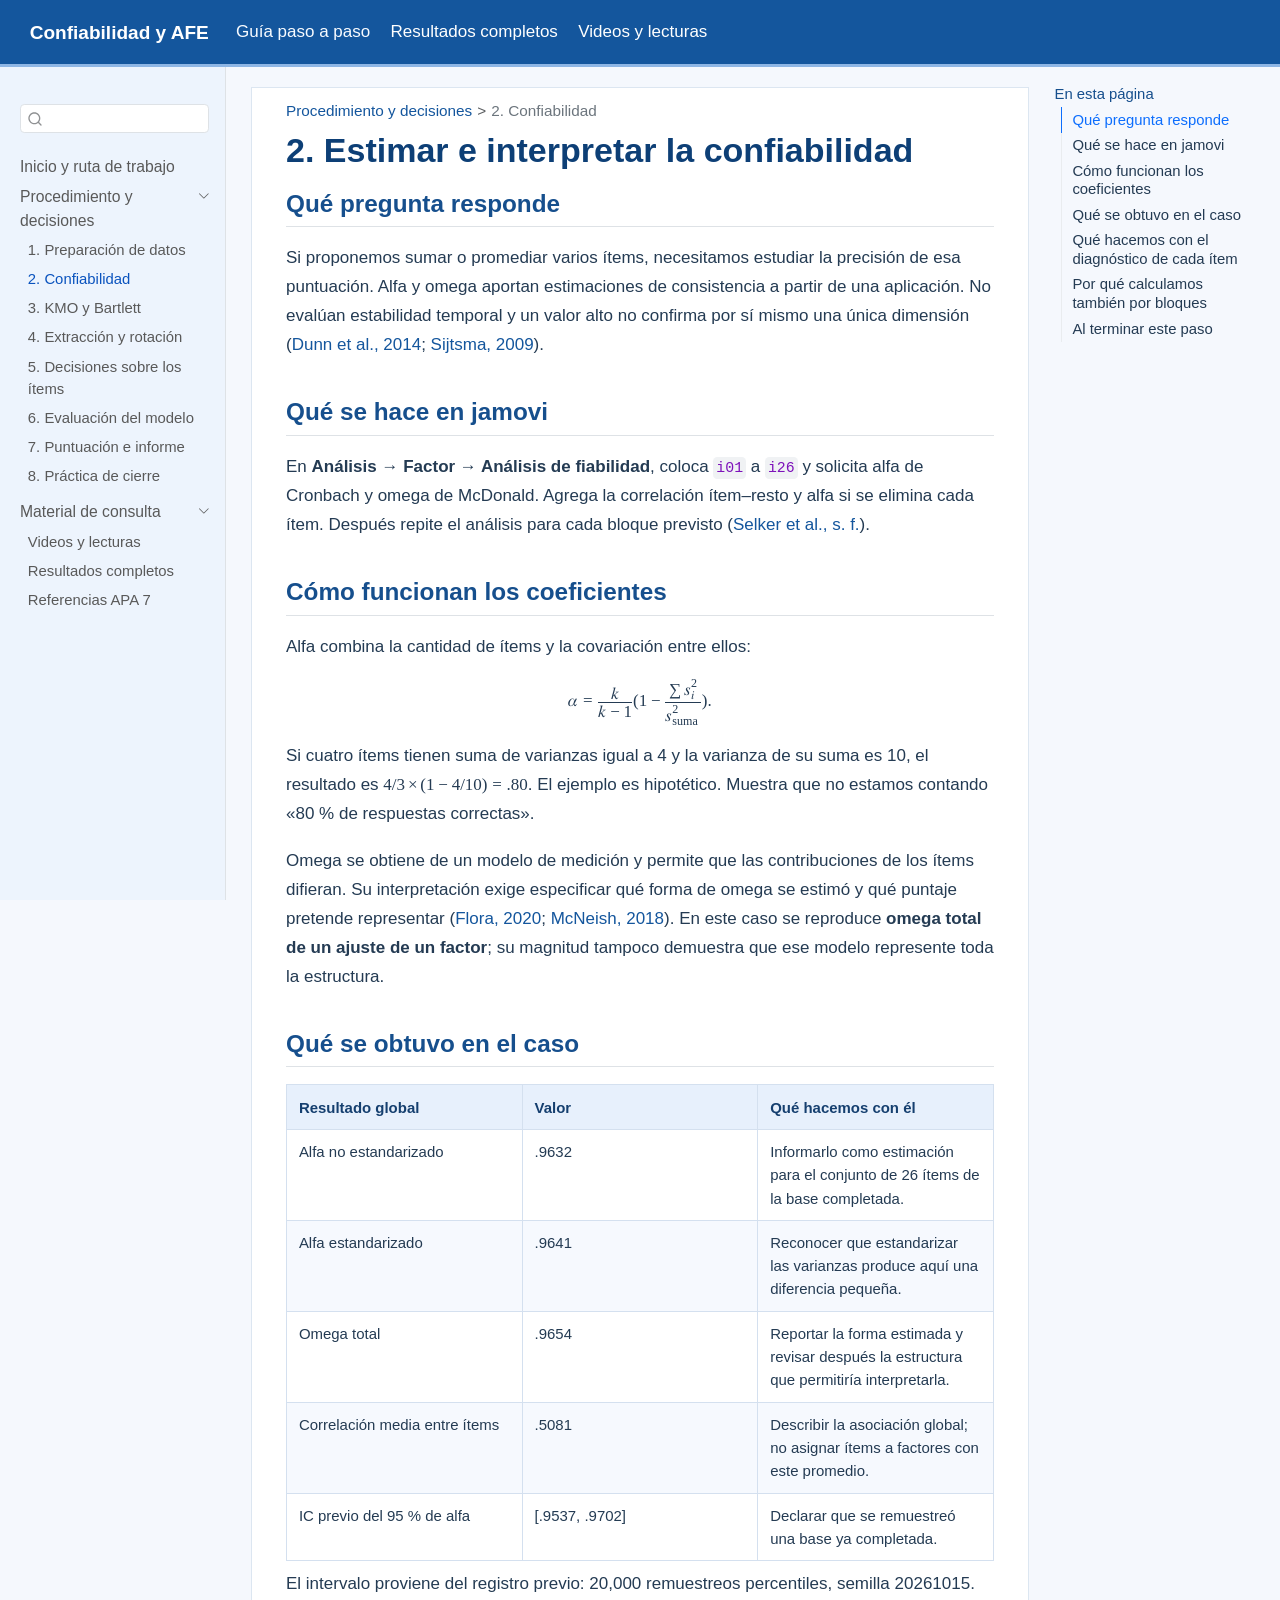
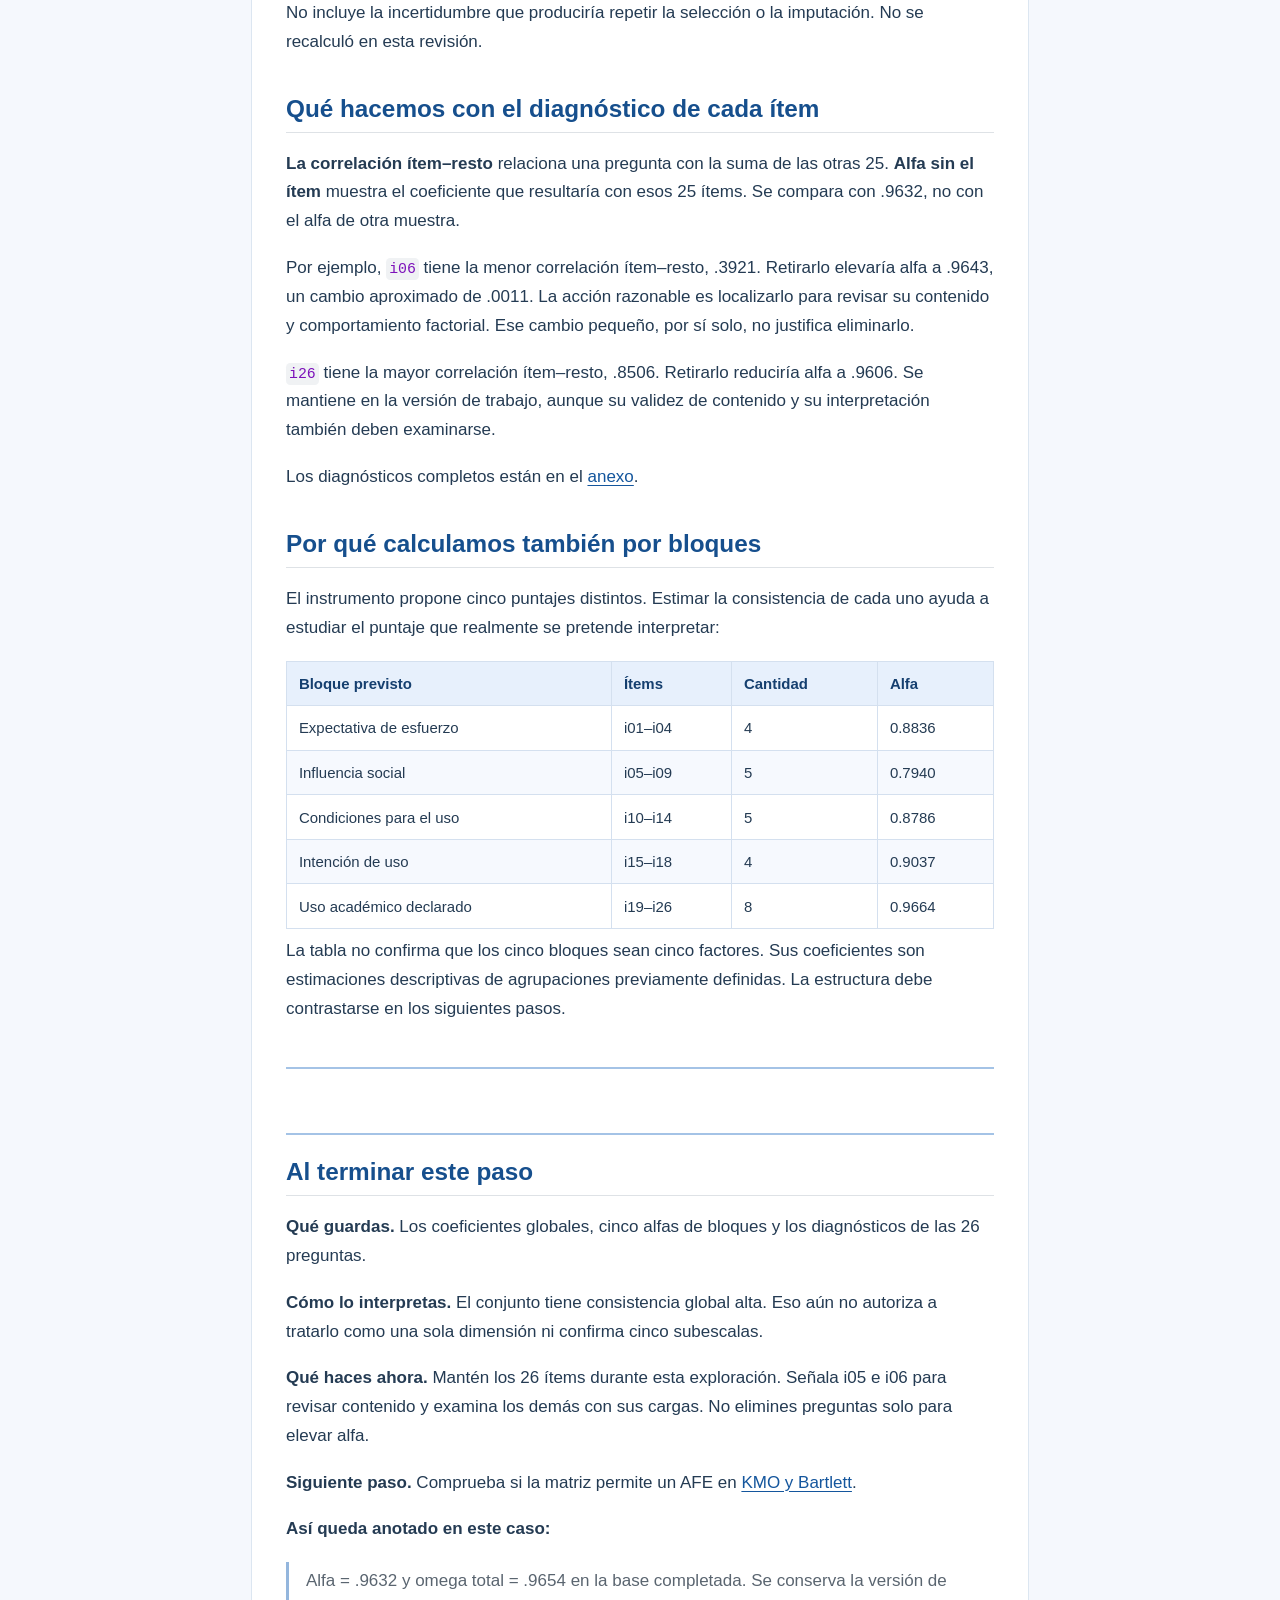
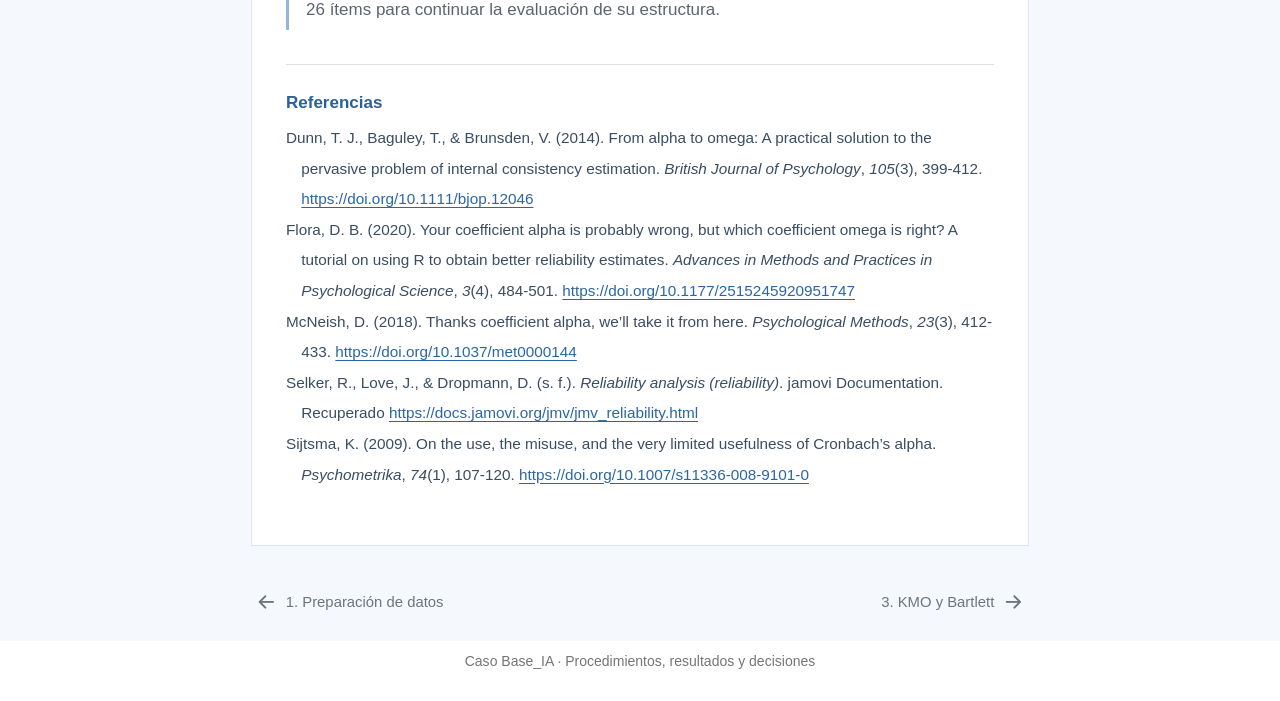
<file: docs/02-confiabilidad.html>
<!DOCTYPE html>
<html xmlns="http://www.w3.org/1999/xhtml" lang="es" xml:lang="es"><head>

<meta charset="utf-8">
<meta name="generator" content="quarto-1.10.18">

<meta name="viewport" content="width=device-width, initial-scale=1.0, user-scalable=yes">


<title>2. Estimar e interpretar la confiabilidad – Confiabilidad y AFE</title>
<style>
/* Default styles provided by pandoc.
** See https://pandoc.org/MANUAL.html#variables-for-html for config info.
*/
span.smallcaps{font-variant: small-caps;}
div.columns{display: flex; gap: 1.5em;}
div.column{flex: auto;}
@media screen {
div.columns{gap: min(4vw, 1.5em);}
div.column{overflow-x: auto;}
}
div.hanging-indent{margin-left: 1.5em; text-indent: -1.5em;}
ul.task-list{list-style: none;}
ul.task-list li input[type="checkbox"] {
  width: 0.8em;
  margin: 0 0.8em 0.2em -1em; /* quarto-specific, see https://github.com/quarto-dev/quarto-cli/issues/4556 */ 
  vertical-align: middle;
}
/* CSS for citations */
div.csl-bib-body { }
div.csl-entry {
  clear: both;
  margin-bottom: 0em;
}
.hanging-indent div.csl-entry {
  margin-left:2em;
  text-indent:-2em;
}
div.csl-left-margin {
  min-width:2em;
  float:left;
}
div.csl-right-inline {
  margin-left:2em;
  padding-left:1em;
}
div.csl-indent {
  margin-left: 2em;
}</style>


<script src="site_libs/quarto-nav/quarto-nav.js"></script>
<script src="site_libs/quarto-nav/headroom.min.js"></script>
<script src="site_libs/clipboard/clipboard.min.js"></script>
<script src="site_libs/quarto-search/autocomplete.umd.js"></script>
<script src="site_libs/quarto-search/fuse.min.js"></script>
<script src="site_libs/quarto-search/quarto-search.js"></script>
<meta name="quarto:offset" content="./">
<link href="./03-comprobar-matriz.html" rel="next">
<link href="./01-preparar.html" rel="prev">
<script src="site_libs/quarto-html/quarto.js" type="module"></script>
<script src="site_libs/quarto-html/tabsets/tabsets.js" type="module"></script>
<script src="site_libs/quarto-html/popper.min.js"></script>
<script src="site_libs/quarto-html/tippy.umd.min.js"></script>
<script src="site_libs/quarto-html/anchor.min.js"></script>
<link href="site_libs/quarto-html/tippy.css" rel="stylesheet">
<link href="site_libs/quarto-html/quarto-syntax-highlighting-64a204ab8560d761af7679ceaba22944.css" rel="stylesheet" id="quarto-text-highlighting-styles">
<script src="site_libs/bootstrap/bootstrap.min.js"></script>
<link href="site_libs/bootstrap/bootstrap-icons.css" rel="stylesheet">
<link href="site_libs/bootstrap/bootstrap-53b8d4779731abdf69e8c6ca44a22a0c.min.css" rel="stylesheet" append-hash="true" id="quarto-bootstrap" data-mode="light">
<script id="quarto-search-options" type="application/json">{
  "location": "sidebar",
  "copy-button": false,
  "collapse-after": 3,
  "panel-placement": "start",
  "type": "textbox",
  "limit": 50,
  "keyboard-shortcut": [
    "f",
    "/",
    "s"
  ],
  "language": {
    "search-no-results-text": "No se han encontrado resultados",
    "search-matching-documents-text": "documentos encontrados",
    "search-copy-link-title": "Copiar el enlace en la búsqueda",
    "search-hide-matches-text": "Ocultar resultados adicionales",
    "search-more-match-text": "resultado adicional en este documento",
    "search-more-matches-text": "resultados adicionales en este documento",
    "search-clear-button-title": "Borrar",
    "search-text-placeholder": "",
    "search-detached-cancel-button-title": "Cancelar",
    "search-submit-button-title": "Enviar",
    "search-label": "Buscar"
  }
}</script>
<style>html{ scroll-behavior: smooth; }</style>


<link rel="stylesheet" href="estilos/sitio.css">
</head>

<body class="nav-sidebar docked nav-fixed quarto-light">

<div id="quarto-search-results"></div>
  <header id="quarto-header" class="headroom fixed-top">
    <nav class="navbar navbar-expand-lg " data-bs-theme="dark">
      <div class="navbar-container container-fluid">
      <div class="navbar-brand-container mx-auto">
    <a class="navbar-brand" href="./index.html">
    <span class="navbar-title">Confiabilidad y AFE</span>
    </a>
  </div>
          <button class="navbar-toggler" type="button" data-bs-toggle="collapse" data-bs-target="#navbarCollapse" aria-controls="navbarCollapse" role="menu" aria-expanded="false" aria-label="Navegación de palanca" onclick="if (window.quartoToggleHeadroom) { window.quartoToggleHeadroom(); }">
  <span class="navbar-toggler-icon"></span>
</button>
          <div class="collapse navbar-collapse" id="navbarCollapse">
            <ul class="navbar-nav navbar-nav-scroll me-auto">
  <li class="nav-item">
    <a class="nav-link active" href="./index.html" aria-current="page"> 
<span class="menu-text">Guía paso a paso</span></a>
  </li>  
  <li class="nav-item">
    <a class="nav-link" href="./resultados.html"> 
<span class="menu-text">Resultados completos</span></a>
  </li>  
  <li class="nav-item">
    <a class="nav-link" href="./recursos.html"> 
<span class="menu-text">Videos y lecturas</span></a>
  </li>  
</ul>
          </div> <!-- /navcollapse -->
            <div class="quarto-navbar-tools">
</div>
      </div> <!-- /container-fluid -->
    </nav>
  <nav class="quarto-secondary-nav">
    <div class="container-fluid d-flex">
      <button type="button" class="quarto-btn-toggle btn" data-bs-toggle="collapse" role="button" data-bs-target=".quarto-sidebar-collapse-item" aria-controls="quarto-sidebar" aria-expanded="false" aria-label="Alternar barra lateral" onclick="if (window.quartoToggleHeadroom) { window.quartoToggleHeadroom(); }">
        <i class="bi bi-layout-text-sidebar-reverse"></i>
      </button>
        <nav class="quarto-page-breadcrumbs" aria-label="breadcrumb"><ol class="breadcrumb"><li class="breadcrumb-item"><a href="./01-preparar.html">Procedimiento y decisiones</a></li><li class="breadcrumb-item"><a href="./02-confiabilidad.html">2. Confiabilidad</a></li></ol></nav>
        <a class="flex-grow-1" role="navigation" data-bs-toggle="collapse" data-bs-target=".quarto-sidebar-collapse-item" aria-controls="quarto-sidebar" aria-expanded="false" aria-label="Alternar barra lateral" onclick="if (window.quartoToggleHeadroom) { window.quartoToggleHeadroom(); }">      
        </a>
      <button type="button" class="btn quarto-search-button" aria-label="Buscar" onclick="window.quartoOpenSearch();">
        <i class="bi bi-search"></i>
      </button>
    </div>
  </nav>
</header>
<!-- content -->
<div id="quarto-content" class="quarto-container page-columns page-rows-contents page-layout-article page-navbar">
<!-- sidebar -->
  <nav id="quarto-sidebar" class="sidebar collapse collapse-horizontal quarto-sidebar-collapse-item sidebar-navigation docked overflow-auto">
        <div class="mt-2 flex-shrink-0 align-items-center">
        <div class="sidebar-search">
        <div id="quarto-search" class="" title="Buscar"></div>
        </div>
        </div>
    <div class="sidebar-menu-container"> 
    <ul class="list-unstyled mt-1">
        <li class="sidebar-item">
  <div class="sidebar-item-container"> 
  <a href="./index.html" class="sidebar-item-text sidebar-link">
 <span class="menu-text">Inicio y ruta de trabajo</span></a>
  </div>
</li>
        <li class="sidebar-item sidebar-item-section">
      <div class="sidebar-item-container"> 
            <a class="sidebar-item-text sidebar-link text-start" data-bs-toggle="collapse" data-bs-target="#quarto-sidebar-section-1" role="navigation" aria-expanded="true">
 <span class="menu-text">Procedimiento y decisiones</span></a>
          <a class="sidebar-item-toggle text-start" data-bs-toggle="collapse" data-bs-target="#quarto-sidebar-section-1" role="navigation" aria-expanded="true" aria-label="Alternar sección">
            <i class="bi bi-chevron-right ms-2"></i>
          </a> 
      </div>
      <ul id="quarto-sidebar-section-1" class="collapse list-unstyled sidebar-section depth1 show">  
          <li class="sidebar-item">
  <div class="sidebar-item-container"> 
  <a href="./01-preparar.html" class="sidebar-item-text sidebar-link">
 <span class="menu-text">1. Preparación de datos</span></a>
  </div>
</li>
          <li class="sidebar-item">
  <div class="sidebar-item-container"> 
  <a href="./02-confiabilidad.html" class="sidebar-item-text sidebar-link active">
 <span class="menu-text">2. Confiabilidad</span></a>
  </div>
</li>
          <li class="sidebar-item">
  <div class="sidebar-item-container"> 
  <a href="./03-comprobar-matriz.html" class="sidebar-item-text sidebar-link">
 <span class="menu-text">3. KMO y Bartlett</span></a>
  </div>
</li>
          <li class="sidebar-item">
  <div class="sidebar-item-container"> 
  <a href="./04-construir-solucion.html" class="sidebar-item-text sidebar-link">
 <span class="menu-text">4. Extracción y rotación</span></a>
  </div>
</li>
          <li class="sidebar-item">
  <div class="sidebar-item-container"> 
  <a href="./05-decidir-items.html" class="sidebar-item-text sidebar-link">
 <span class="menu-text">5. Decisiones sobre los ítems</span></a>
  </div>
</li>
          <li class="sidebar-item">
  <div class="sidebar-item-container"> 
  <a href="./06-evaluar-modelo.html" class="sidebar-item-text sidebar-link">
 <span class="menu-text">6. Evaluación del modelo</span></a>
  </div>
</li>
          <li class="sidebar-item">
  <div class="sidebar-item-container"> 
  <a href="./07-puntuar-informar.html" class="sidebar-item-text sidebar-link">
 <span class="menu-text">7. Puntuación e informe</span></a>
  </div>
</li>
          <li class="sidebar-item">
  <div class="sidebar-item-container"> 
  <a href="./08-practica.html" class="sidebar-item-text sidebar-link">
 <span class="menu-text">8. Práctica de cierre</span></a>
  </div>
</li>
      </ul>
  </li>
        <li class="sidebar-item sidebar-item-section">
      <div class="sidebar-item-container"> 
            <a class="sidebar-item-text sidebar-link text-start" data-bs-toggle="collapse" data-bs-target="#quarto-sidebar-section-2" role="navigation" aria-expanded="true">
 <span class="menu-text">Material de consulta</span></a>
          <a class="sidebar-item-toggle text-start" data-bs-toggle="collapse" data-bs-target="#quarto-sidebar-section-2" role="navigation" aria-expanded="true" aria-label="Alternar sección">
            <i class="bi bi-chevron-right ms-2"></i>
          </a> 
      </div>
      <ul id="quarto-sidebar-section-2" class="collapse list-unstyled sidebar-section depth1 show">  
          <li class="sidebar-item">
  <div class="sidebar-item-container"> 
  <a href="./recursos.html" class="sidebar-item-text sidebar-link">
 <span class="menu-text">Videos y lecturas</span></a>
  </div>
</li>
          <li class="sidebar-item">
  <div class="sidebar-item-container"> 
  <a href="./resultados.html" class="sidebar-item-text sidebar-link">
 <span class="menu-text">Resultados completos</span></a>
  </div>
</li>
          <li class="sidebar-item">
  <div class="sidebar-item-container"> 
  <a href="./referencias.html" class="sidebar-item-text sidebar-link">
 <span class="menu-text">Referencias APA 7</span></a>
  </div>
</li>
      </ul>
  </li>
    </ul>
    </div>
</nav>
<div id="quarto-sidebar-glass" class="quarto-sidebar-collapse-item" data-bs-toggle="collapse" data-bs-target=".quarto-sidebar-collapse-item"></div>
<!-- margin-sidebar -->
    <div id="quarto-margin-sidebar" class="sidebar margin-sidebar">
        <nav id="TOC" role="doc-toc" class="toc-active">
    <h2 id="toc-title">En esta página</h2>
   
  <ul class="collapse">
  <li><a href="#qué-pregunta-responde" id="toc-qué-pregunta-responde" class="nav-link active" data-scroll-target="#qué-pregunta-responde">Qué pregunta responde</a></li>
  <li><a href="#qué-se-hace-en-jamovi" id="toc-qué-se-hace-en-jamovi" class="nav-link" data-scroll-target="#qué-se-hace-en-jamovi">Qué se hace en jamovi</a></li>
  <li><a href="#cómo-funcionan-los-coeficientes" id="toc-cómo-funcionan-los-coeficientes" class="nav-link" data-scroll-target="#cómo-funcionan-los-coeficientes">Cómo funcionan los coeficientes</a></li>
  <li><a href="#qué-se-obtuvo-en-el-caso" id="toc-qué-se-obtuvo-en-el-caso" class="nav-link" data-scroll-target="#qué-se-obtuvo-en-el-caso">Qué se obtuvo en el caso</a></li>
  <li><a href="#qué-hacemos-con-el-diagnóstico-de-cada-ítem" id="toc-qué-hacemos-con-el-diagnóstico-de-cada-ítem" class="nav-link" data-scroll-target="#qué-hacemos-con-el-diagnóstico-de-cada-ítem">Qué hacemos con el diagnóstico de cada ítem</a></li>
  <li><a href="#por-qué-calculamos-también-por-bloques" id="toc-por-qué-calculamos-también-por-bloques" class="nav-link" data-scroll-target="#por-qué-calculamos-también-por-bloques">Por qué calculamos también por bloques</a></li>
  <li><a href="#al-terminar-este-paso" id="toc-al-terminar-este-paso" class="nav-link" data-scroll-target="#al-terminar-este-paso">Al terminar este paso</a></li>
  </ul>
</nav>
    </div>
<!-- main -->
<main class="content" id="quarto-document-content">

<header id="title-block-header" class="quarto-title-block default"><nav class="quarto-page-breadcrumbs quarto-title-breadcrumbs d-none d-lg-block" aria-label="breadcrumb"><ol class="breadcrumb"><li class="breadcrumb-item"><a href="./01-preparar.html">Procedimiento y decisiones</a></li><li class="breadcrumb-item"><a href="./02-confiabilidad.html">2. Confiabilidad</a></li></ol></nav>
<div class="quarto-title">
<h1 class="title">2. Estimar e interpretar la confiabilidad</h1>
</div>



<div class="quarto-title-meta">

    
  
    
  </div>
  


</header>


<section id="qué-pregunta-responde" class="level2">
<h2 class="anchored" data-anchor-id="qué-pregunta-responde">Qué pregunta responde</h2>
<p>Si proponemos sumar o promediar varios ítems, necesitamos estudiar la precisión de esa puntuación. Alfa y omega aportan estimaciones de consistencia a partir de una aplicación. No evalúan estabilidad temporal y un valor alto no confirma por sí mismo una única dimensión <span class="citation" data-cites="dunn2014 sijtsma2009">(<a href="#ref-dunn2014" role="doc-biblioref">Dunn et&nbsp;al., 2014</a>; <a href="#ref-sijtsma2009" role="doc-biblioref">Sijtsma, 2009</a>)</span>.</p>
</section>
<section id="qué-se-hace-en-jamovi" class="level2">
<h2 class="anchored" data-anchor-id="qué-se-hace-en-jamovi">Qué se hace en jamovi</h2>
<p>En <strong>Análisis → Factor → Análisis de fiabilidad</strong>, coloca <code>i01</code> a <code>i26</code> y solicita alfa de Cronbach y omega de McDonald. Agrega la correlación ítem–resto y alfa si se elimina cada ítem. Después repite el análisis para cada bloque previsto <span class="citation" data-cites="selker-reliability">(<a href="#ref-selker-reliability" role="doc-biblioref">Selker et&nbsp;al., s.&nbsp;f.</a>)</span>.</p>
</section>
<section id="cómo-funcionan-los-coeficientes" class="level2">
<h2 class="anchored" data-anchor-id="cómo-funcionan-los-coeficientes">Cómo funcionan los coeficientes</h2>
<p>Alfa combina la cantidad de ítems y la covariación entre ellos:</p>
<p><math display="block" xmlns="http://www.w3.org/1998/Math/MathML"><semantics><mrow><mi>α</mi><mo>=</mo><mfrac><mi>k</mi><mrow><mi>k</mi><mo>−</mo><mn>1</mn></mrow></mfrac><mrow><mo stretchy="true" form="prefix">(</mo><mn>1</mn><mo>−</mo><mfrac><mrow><mo>∑</mo><msubsup><mi>s</mi><mi>i</mi><mn>2</mn></msubsup></mrow><msubsup><mi>s</mi><mrow><mi mathvariant="normal">s</mi><mi mathvariant="normal">u</mi><mi mathvariant="normal">m</mi><mi mathvariant="normal">a</mi></mrow><mn>2</mn></msubsup></mfrac><mo stretchy="true" form="postfix">)</mo></mrow><mi>.</mi></mrow><annotation encoding="application/x-tex">\alpha = \frac{k}{k-1}\left(1-\frac{\sum s_i^2}{s_{\mathrm{suma}}^2}\right).</annotation></semantics></math></p>
<p>Si cuatro ítems tienen suma de varianzas igual a 4 y la varianza de su suma es 10, el resultado es <math display="inline" xmlns="http://www.w3.org/1998/Math/MathML"><semantics><mrow><mn>4</mn><mi>/</mi><mn>3</mn><mo>×</mo><mo stretchy="false" form="prefix">(</mo><mn>1</mn><mo>−</mo><mn>4</mn><mi>/</mi><mn>10</mn><mo stretchy="false" form="postfix">)</mo><mo>=</mo><mn>.80</mn></mrow><annotation encoding="application/x-tex">4/3\times(1-4/10)=.80</annotation></semantics></math>. El ejemplo es hipotético. Muestra que no estamos contando «80 % de respuestas correctas».</p>
<p>Omega se obtiene de un modelo de medición y permite que las contribuciones de los ítems difieran. Su interpretación exige especificar qué forma de omega se estimó y qué puntaje pretende representar <span class="citation" data-cites="flora2020 mcneish2018">(<a href="#ref-flora2020" role="doc-biblioref">Flora, 2020</a>; <a href="#ref-mcneish2018" role="doc-biblioref">McNeish, 2018</a>)</span>. En este caso se reproduce <strong>omega total de un ajuste de un factor</strong>; su magnitud tampoco demuestra que ese modelo represente toda la estructura.</p>
</section>
<section id="qué-se-obtuvo-en-el-caso" class="level2">
<h2 class="anchored" data-anchor-id="qué-se-obtuvo-en-el-caso">Qué se obtuvo en el caso</h2>
<table class="caption-top table">
<colgroup>
<col style="width: 33%">
<col style="width: 33%">
<col style="width: 33%">
</colgroup>
<thead>
<tr class="header">
<th>Resultado global</th>
<th>Valor</th>
<th>Qué hacemos con él</th>
</tr>
</thead>
<tbody>
<tr class="odd">
<td>Alfa no estandarizado</td>
<td>.9632</td>
<td>Informarlo como estimación para el conjunto de 26 ítems de la base completada.</td>
</tr>
<tr class="even">
<td>Alfa estandarizado</td>
<td>.9641</td>
<td>Reconocer que estandarizar las varianzas produce aquí una diferencia pequeña.</td>
</tr>
<tr class="odd">
<td>Omega total</td>
<td>.9654</td>
<td>Reportar la forma estimada y revisar después la estructura que permitiría interpretarla.</td>
</tr>
<tr class="even">
<td>Correlación media entre ítems</td>
<td>.5081</td>
<td>Describir la asociación global; no asignar ítems a factores con este promedio.</td>
</tr>
<tr class="odd">
<td>IC previo del 95 % de alfa</td>
<td>[.9537, .9702]</td>
<td>Declarar que se remuestreó una base ya completada.</td>
</tr>
</tbody>
</table>
<p>El intervalo proviene del registro previo: 20,000 remuestreos percentiles, semilla 20261015. No incluye la incertidumbre que produciría repetir la selección o la imputación. No se recalculó en esta revisión.</p>
</section>
<section id="qué-hacemos-con-el-diagnóstico-de-cada-ítem" class="level2">
<h2 class="anchored" data-anchor-id="qué-hacemos-con-el-diagnóstico-de-cada-ítem">Qué hacemos con el diagnóstico de cada ítem</h2>
<p><strong>La correlación ítem–resto</strong> relaciona una pregunta con la suma de las otras 25. <strong>Alfa sin el ítem</strong> muestra el coeficiente que resultaría con esos 25 ítems. Se compara con .9632, no con el alfa de otra muestra.</p>
<p>Por ejemplo, <code>i06</code> tiene la menor correlación ítem–resto, .3921. Retirarlo elevaría alfa a .9643, un cambio aproximado de .0011. La acción razonable es localizarlo para revisar su contenido y comportamiento factorial. Ese cambio pequeño, por sí solo, no justifica eliminarlo.</p>
<p><code>i26</code> tiene la mayor correlación ítem–resto, .8506. Retirarlo reduciría alfa a .9606. Se mantiene en la versión de trabajo, aunque su validez de contenido y su interpretación también deben examinarse.</p>
<p>Los diagnósticos completos están en el <a href="./resultados.html#diagnosticos-de-los-items">anexo</a>.</p>
</section>
<section id="por-qué-calculamos-también-por-bloques" class="level2">
<h2 class="anchored" data-anchor-id="por-qué-calculamos-también-por-bloques">Por qué calculamos también por bloques</h2>
<p>El instrumento propone cinco puntajes distintos. Estimar la consistencia de cada uno ayuda a estudiar el puntaje que realmente se pretende interpretar:</p>
<table class="caption-top table">
<thead>
<tr class="header">
<th>Bloque previsto</th>
<th>Ítems</th>
<th>Cantidad</th>
<th>Alfa</th>
</tr>
</thead>
<tbody>
<tr class="odd">
<td>Expectativa de esfuerzo</td>
<td>i01–i04</td>
<td>4</td>
<td>0.8836</td>
</tr>
<tr class="even">
<td>Influencia social</td>
<td>i05–i09</td>
<td>5</td>
<td>0.7940</td>
</tr>
<tr class="odd">
<td>Condiciones para el uso</td>
<td>i10–i14</td>
<td>5</td>
<td>0.8786</td>
</tr>
<tr class="even">
<td>Intención de uso</td>
<td>i15–i18</td>
<td>4</td>
<td>0.9037</td>
</tr>
<tr class="odd">
<td>Uso académico declarado</td>
<td>i19–i26</td>
<td>8</td>
<td>0.9664</td>
</tr>
</tbody>
</table>
<p>La tabla no confirma que los cinco bloques sean cinco factores. Sus coeficientes son estimaciones descriptivas de agrupaciones previamente definidas. La estructura debe contrastarse en los siguientes pasos.</p>
</section>
<section id="al-terminar-este-paso" class="level2 cierre">
<h2 class="cierre anchored" data-anchor-id="al-terminar-este-paso">Al terminar este paso</h2>
<p><strong>Qué guardas.</strong> Los coeficientes globales, cinco alfas de bloques y los diagnósticos de las 26 preguntas.</p>
<p><strong>Cómo lo interpretas.</strong> El conjunto tiene consistencia global alta. Eso aún no autoriza a tratarlo como una sola dimensión ni confirma cinco subescalas.</p>
<p><strong>Qué haces ahora.</strong> Mantén los 26 ítems durante esta exploración. Señala i05 e i06 para revisar contenido y examina los demás con sus cargas. No elimines preguntas solo para elevar alfa.</p>
<p><strong>Siguiente paso.</strong> Comprueba si la matriz permite un AFE en <a href="./03-comprobar-matriz.html">KMO y Bartlett</a>.</p>
<p><strong>Así queda anotado en este caso:</strong></p>
<blockquote class="blockquote">
<p>Alfa = .9632 y omega total = .9654 en la base completada. Se conserva la versión de 26 ítems para continuar la evaluación de su estructura.</p>
</blockquote>



</section>

<div id="quarto-appendix" class="default"><section class="quarto-appendix-contents" role="doc-bibliography" id="quarto-bibliography"><h2 class="anchored quarto-appendix-heading">Referencias</h2><div id="refs" class="references csl-bib-body hanging-indent" data-entry-spacing="0" data-line-spacing="2" role="list">
<div id="ref-dunn2014" class="csl-entry" role="listitem">
Dunn, T. J., Baguley, T., &amp; Brunsden, V. (2014). From alpha to omega: A practical solution to the pervasive problem of internal consistency estimation. <em>British Journal of Psychology</em>, <em>105</em>(3), 399-412. <a href="https://doi.org/10.1111/bjop.12046">https://doi.org/10.1111/bjop.12046</a>
</div>
<div id="ref-flora2020" class="csl-entry" role="listitem">
Flora, D. B. (2020). Your coefficient alpha is probably wrong, but which coefficient omega is right? A tutorial on using <span>R</span> to obtain better reliability estimates. <em>Advances in Methods and Practices in Psychological Science</em>, <em>3</em>(4), 484-501. <a href="https://doi.org/10.1177/2515245920951747">https://doi.org/10.1177/2515245920951747</a>
</div>
<div id="ref-mcneish2018" class="csl-entry" role="listitem">
McNeish, D. (2018). Thanks coefficient alpha, we’ll take it from here. <em>Psychological Methods</em>, <em>23</em>(3), 412-433. <a href="https://doi.org/10.1037/met0000144">https://doi.org/10.1037/met0000144</a>
</div>
<div id="ref-selker-reliability" class="csl-entry" role="listitem">
Selker, R., Love, J., &amp; Dropmann, D. (s.&nbsp;f.). <em>Reliability analysis (reliability)</em>. jamovi Documentation. Recuperado <a href="https://docs.jamovi.org/jmv/jmv_reliability.html">https://docs.jamovi.org/jmv/jmv_reliability.html</a>
</div>
<div id="ref-sijtsma2009" class="csl-entry" role="listitem">
Sijtsma, K. (2009). On the use, the misuse, and the very limited usefulness of <span>Cronbach’s</span> alpha. <em>Psychometrika</em>, <em>74</em>(1), 107-120. <a href="https://doi.org/10.1007/s11336-008-9101-0">https://doi.org/10.1007/s11336-008-9101-0</a>
</div>
</div></section></div></main> <!-- /main -->
<script src="assets/guia.js"></script>

<script id="quarto-html-after-body" type="application/javascript">
  window.document.addEventListener("DOMContentLoaded", function (event) {
    const icon = "";
    const anchorJS = new window.AnchorJS();
    anchorJS.options = {
      placement: 'right',
      icon: icon
    };
    anchorJS.add('.anchored');
    const isCodeAnnotation = (el) => {
      for (const clz of el.classList) {
        if (clz.startsWith('code-annotation-')) {                     
          return true;
        }
      }
      return false;
    }
    const onCopySuccess = function(e) {
      // button target
      const button = e.trigger;
      // don't keep focus
      button.blur();
      // flash "checked"
      button.classList.add('code-copy-button-checked');
      var currentTitle = button.getAttribute("title");
      button.setAttribute("title", "Copiado");
      let tooltip;
      if (window.bootstrap) {
        button.setAttribute("data-bs-toggle", "tooltip");
        button.setAttribute("data-bs-placement", "left");
        button.setAttribute("data-bs-title", "Copiado");
        tooltip = new bootstrap.Tooltip(button, 
          { trigger: "manual", 
            customClass: "code-copy-button-tooltip",
            offset: [0, -8]});
        tooltip.show();    
      }
      setTimeout(function() {
        if (tooltip) {
          tooltip.hide();
          button.removeAttribute("data-bs-title");
          button.removeAttribute("data-bs-toggle");
          button.removeAttribute("data-bs-placement");
        }
        button.setAttribute("title", currentTitle);
        button.classList.remove('code-copy-button-checked');
      }, 1000);
      // clear code selection
      e.clearSelection();
    }
    const getTextToCopy = function(trigger) {
      const outerScaffold = trigger.parentElement.cloneNode(true);
      const codeEl = outerScaffold.querySelector('code');
      for (const childEl of codeEl.children) {
        if (isCodeAnnotation(childEl)) {
          childEl.remove();
        }
      }
      return codeEl.innerText;
    }
    const clipboard = new window.ClipboardJS('.code-copy-button:not([data-in-quarto-modal])', {
      text: getTextToCopy
    });
    clipboard.on('success', onCopySuccess);
    if (window.document.getElementById('quarto-embedded-source-code-modal')) {
      const clipboardModal = new window.ClipboardJS('.code-copy-button[data-in-quarto-modal]', {
        text: getTextToCopy,
        container: window.document.getElementById('quarto-embedded-source-code-modal')
      });
      clipboardModal.on('success', onCopySuccess);
    }
      var localhostRegex = new RegExp(/^(?:http|https):\/\/localhost\:?[0-9]*\//);
      var mailtoRegex = new RegExp(/^mailto:/);
        var filterRegex = new RegExp("https:\/\/donaldgonza\.github\.io\/confiabilidad-afe\/");
      var isInternal = (href) => {
          return filterRegex.test(href) || localhostRegex.test(href) || mailtoRegex.test(href);
      }
      // Inspect non-navigation links and adorn them if external
     var links = window.document.querySelectorAll('a[href]:not(.nav-link):not(.navbar-brand):not(.toc-action):not(.sidebar-link):not(.sidebar-item-toggle):not(.pagination-link):not(.no-external):not([aria-hidden]):not(.dropdown-item):not(.quarto-navigation-tool):not(.about-link)');
      for (var i=0; i<links.length; i++) {
        const link = links[i];
        if (!isInternal(link.href)) {
          // undo the damage that might have been done by quarto-nav.js in the case of
          // links that we want to consider external
          if (link.dataset.originalHref !== undefined) {
            link.href = link.dataset.originalHref;
          }
        }
      }
    function tippyHover(el, contentFn, onTriggerFn, onUntriggerFn) {
      const config = {
        allowHTML: true,
        maxWidth: 500,
        delay: 100,
        arrow: false,
        appendTo: function(el) {
            return el.parentElement;
        },
        interactive: true,
        interactiveBorder: 10,
        theme: 'quarto',
        placement: 'bottom-start',
      };
      if (contentFn) {
        config.content = contentFn;
      }
      if (onTriggerFn) {
        config.onTrigger = onTriggerFn;
      }
      if (onUntriggerFn) {
        config.onUntrigger = onUntriggerFn;
      }
      window.tippy(el, config); 
    }
    const noterefs = window.document.querySelectorAll('a[role="doc-noteref"]');
    for (var i=0; i<noterefs.length; i++) {
      const ref = noterefs[i];
      tippyHover(ref, function() {
        // use id or data attribute instead here
        let href = ref.getAttribute('data-footnote-href') || ref.getAttribute('href');
        try { href = new URL(href).hash; } catch {}
        const id = href.replace(/^#\/?/, "");
        const note = window.document.getElementById(id);
        if (note) {
          return note.innerHTML;
        } else {
          return "";
        }
      });
    }
    const xrefs = window.document.querySelectorAll('a.quarto-xref');
    const processXRef = (id, note) => {
      // Strip column container classes
      const stripColumnClz = (el) => {
        el.classList.remove("page-full", "page-columns");
        if (el.children) {
          for (const child of el.children) {
            stripColumnClz(child);
          }
        }
      }
      stripColumnClz(note)
      if (id === null || id.startsWith('sec-')) {
        // Special case sections, only their first couple elements
        const container = document.createElement("div");
        if (note.children && note.children.length > 2) {
          container.appendChild(note.children[0].cloneNode(true));
          for (let i = 1; i < note.children.length; i++) {
            const child = note.children[i];
            if (child.tagName === "P" && child.innerText === "") {
              continue;
            } else {
              container.appendChild(child.cloneNode(true));
              break;
            }
          }
          if (window.Quarto?.typesetMath) {
            window.Quarto.typesetMath(container);
          }
          return container.innerHTML
        } else {
          if (window.Quarto?.typesetMath) {
            window.Quarto.typesetMath(note);
          }
          return note.innerHTML;
        }
      } else {
        // Remove any anchor links if they are present
        const anchorLink = note.querySelector('a.anchorjs-link');
        if (anchorLink) {
          anchorLink.remove();
        }
        if (window.Quarto?.typesetMath) {
          window.Quarto.typesetMath(note);
        }
        if (note.classList.contains("callout")) {
          return note.outerHTML;
        } else {
          return note.innerHTML;
        }
      }
    }
    for (var i=0; i<xrefs.length; i++) {
      const xref = xrefs[i];
      tippyHover(xref, undefined, function(instance) {
        instance.disable();
        let url = xref.getAttribute('href');
        let hash = undefined; 
        if (url.startsWith('#')) {
          hash = url;
        } else {
          try { hash = new URL(url).hash; } catch {}
        }
        if (hash) {
          const id = hash.replace(/^#\/?/, "");
          const note = window.document.getElementById(id);
          if (note !== null) {
            try {
              const html = processXRef(id, note.cloneNode(true));
              instance.setContent(html);
            } finally {
              instance.enable();
              instance.show();
            }
          } else {
            // See if we can fetch this
            fetch(url.split('#')[0])
            .then(res => res.text())
            .then(html => {
              const parser = new DOMParser();
              const htmlDoc = parser.parseFromString(html, "text/html");
              const note = htmlDoc.getElementById(id);
              if (note !== null) {
                const html = processXRef(id, note);
                instance.setContent(html);
              } 
            }).finally(() => {
              instance.enable();
              instance.show();
            });
          }
        } else {
          // See if we can fetch a full url (with no hash to target)
          // This is a special case and we should probably do some content thinning / targeting
          fetch(url)
          .then(res => res.text())
          .then(html => {
            const parser = new DOMParser();
            const htmlDoc = parser.parseFromString(html, "text/html");
            const note = htmlDoc.querySelector('main.content');
            if (note !== null) {
              // This should only happen for chapter cross references
              // (since there is no id in the URL)
              // remove the first header
              if (note.children.length > 0 && note.children[0].tagName === "HEADER") {
                note.children[0].remove();
              }
              const html = processXRef(null, note);
              instance.setContent(html);
            } 
          }).finally(() => {
            instance.enable();
            instance.show();
          });
        }
      }, function(instance) {
      });
    }
        let selectedAnnoteEl;
        const selectorForAnnotation = ( cell, annotation) => {
          let cellAttr = 'data-code-cell="' + cell + '"';
          let lineAttr = 'data-code-annotation="' +  annotation + '"';
          const selector = 'span[' + cellAttr + '][' + lineAttr + ']';
          return selector;
        }
        const selectCodeLines = (annoteEl) => {
          const doc = window.document;
          const targetCell = annoteEl.getAttribute("data-target-cell");
          const targetAnnotation = annoteEl.getAttribute("data-target-annotation");
          const annoteSpan = window.document.querySelector(selectorForAnnotation(targetCell, targetAnnotation));
          const lines = annoteSpan.getAttribute("data-code-lines").split(",");
          const lineIds = lines.map((line) => {
            return targetCell + "-" + line;
          })
          let top = null;
          let height = null;
          let parent = null;
          if (lineIds.length > 0) {
              //compute the position of the single el (top and bottom and make a div)
              const el = window.document.getElementById(lineIds[0]);
              top = el.offsetTop;
              height = el.offsetHeight;
              parent = el.parentElement.parentElement;
            if (lineIds.length > 1) {
              const lastEl = window.document.getElementById(lineIds[lineIds.length - 1]);
              const bottom = lastEl.offsetTop + lastEl.offsetHeight;
              height = bottom - top;
            }
            if (top !== null && height !== null && parent !== null) {
              // cook up a div (if necessary) and position it 
              let div = window.document.getElementById("code-annotation-line-highlight");
              if (div === null) {
                div = window.document.createElement("div");
                div.setAttribute("id", "code-annotation-line-highlight");
                div.style.position = 'absolute';
                parent.appendChild(div);
              }
              div.style.top = top - 2 + "px";
              div.style.height = height + 4 + "px";
              div.style.left = 0;
              let gutterDiv = window.document.getElementById("code-annotation-line-highlight-gutter");
              if (gutterDiv === null) {
                gutterDiv = window.document.createElement("div");
                gutterDiv.setAttribute("id", "code-annotation-line-highlight-gutter");
                gutterDiv.style.position = 'absolute';
                const codeCell = window.document.getElementById(targetCell);
                const gutter = codeCell.querySelector('.code-annotation-gutter');
                gutter.appendChild(gutterDiv);
              }
              gutterDiv.style.top = top - 2 + "px";
              gutterDiv.style.height = height + 4 + "px";
            }
            selectedAnnoteEl = annoteEl;
          }
        };
        const unselectCodeLines = () => {
          const elementsIds = ["code-annotation-line-highlight", "code-annotation-line-highlight-gutter"];
          elementsIds.forEach((elId) => {
            const div = window.document.getElementById(elId);
            if (div) {
              div.remove();
            }
          });
          selectedAnnoteEl = undefined;
        };
          // Handle positioning of the toggle
      window.addEventListener(
        "resize",
        throttle(() => {
          elRect = undefined;
          if (selectedAnnoteEl) {
            selectCodeLines(selectedAnnoteEl);
          }
        }, 10)
      );
      function throttle(fn, ms) {
      let throttle = false;
      let timer;
        return (...args) => {
          if(!throttle) { // first call gets through
              fn.apply(this, args);
              throttle = true;
          } else { // all the others get throttled
              if(timer) clearTimeout(timer); // cancel #2
              timer = setTimeout(() => {
                fn.apply(this, args);
                timer = throttle = false;
              }, ms);
          }
        };
      }
        // Attach click handler to the DT
        const annoteDls = window.document.querySelectorAll('dt[data-target-cell]');
        for (const annoteDlNode of annoteDls) {
          annoteDlNode.addEventListener('click', (event) => {
            const clickedEl = event.target;
            if (clickedEl !== selectedAnnoteEl) {
              unselectCodeLines();
              const activeEl = window.document.querySelector('dt[data-target-cell].code-annotation-active');
              if (activeEl) {
                activeEl.classList.remove('code-annotation-active');
              }
              selectCodeLines(clickedEl);
              clickedEl.classList.add('code-annotation-active');
            } else {
              // Unselect the line
              unselectCodeLines();
              clickedEl.classList.remove('code-annotation-active');
            }
          });
        }
    const findCites = (el) => {
      const parentEl = el.parentElement;
      if (parentEl) {
        const cites = parentEl.dataset.cites;
        if (cites) {
          return {
            el,
            cites: cites.split(' ')
          };
        } else {
          return findCites(el.parentElement)
        }
      } else {
        return undefined;
      }
    };
    var bibliorefs = window.document.querySelectorAll('a[role="doc-biblioref"]');
    for (var i=0; i<bibliorefs.length; i++) {
      const ref = bibliorefs[i];
      const citeInfo = findCites(ref);
      if (citeInfo) {
        tippyHover(citeInfo.el, function() {
          var popup = window.document.createElement('div');
          citeInfo.cites.forEach(function(cite) {
            var citeDiv = window.document.createElement('div');
            citeDiv.classList.add('hanging-indent');
            citeDiv.classList.add('csl-entry');
            var biblioDiv = window.document.getElementById('ref-' + cite);
            if (biblioDiv) {
              citeDiv.innerHTML = biblioDiv.innerHTML;
            }
            popup.appendChild(citeDiv);
          });
          return popup.innerHTML;
        });
      }
    }
  });
  </script>
<nav class="page-navigation">
  <div class="nav-page nav-page-previous">
      <a href="./01-preparar.html" class="pagination-link" aria-label="1. Preparación de datos">
        <i class="bi bi-arrow-left-short"></i> <span class="nav-page-text">1. Preparación de datos</span>
      </a>          
  </div>
  <div class="nav-page nav-page-next">
      <a href="./03-comprobar-matriz.html" class="pagination-link" aria-label="3. KMO y Bartlett">
        <span class="nav-page-text">3. KMO y Bartlett</span> <i class="bi bi-arrow-right-short"></i>
      </a>
  </div>
</nav>
</div> <!-- /content -->
<footer class="footer">
  <div class="nav-footer">
    <div class="nav-footer-left">
      &nbsp;
    </div>   
    <div class="nav-footer-center">
<p>Caso Base_IA · Procedimientos, resultados y decisiones</p>
</div>
    <div class="nav-footer-right">
      &nbsp;
    </div>
  </div>
</footer>




<script src="site_libs/quarto-html/zenscroll-min.js"></script>
</body></html>
</file>
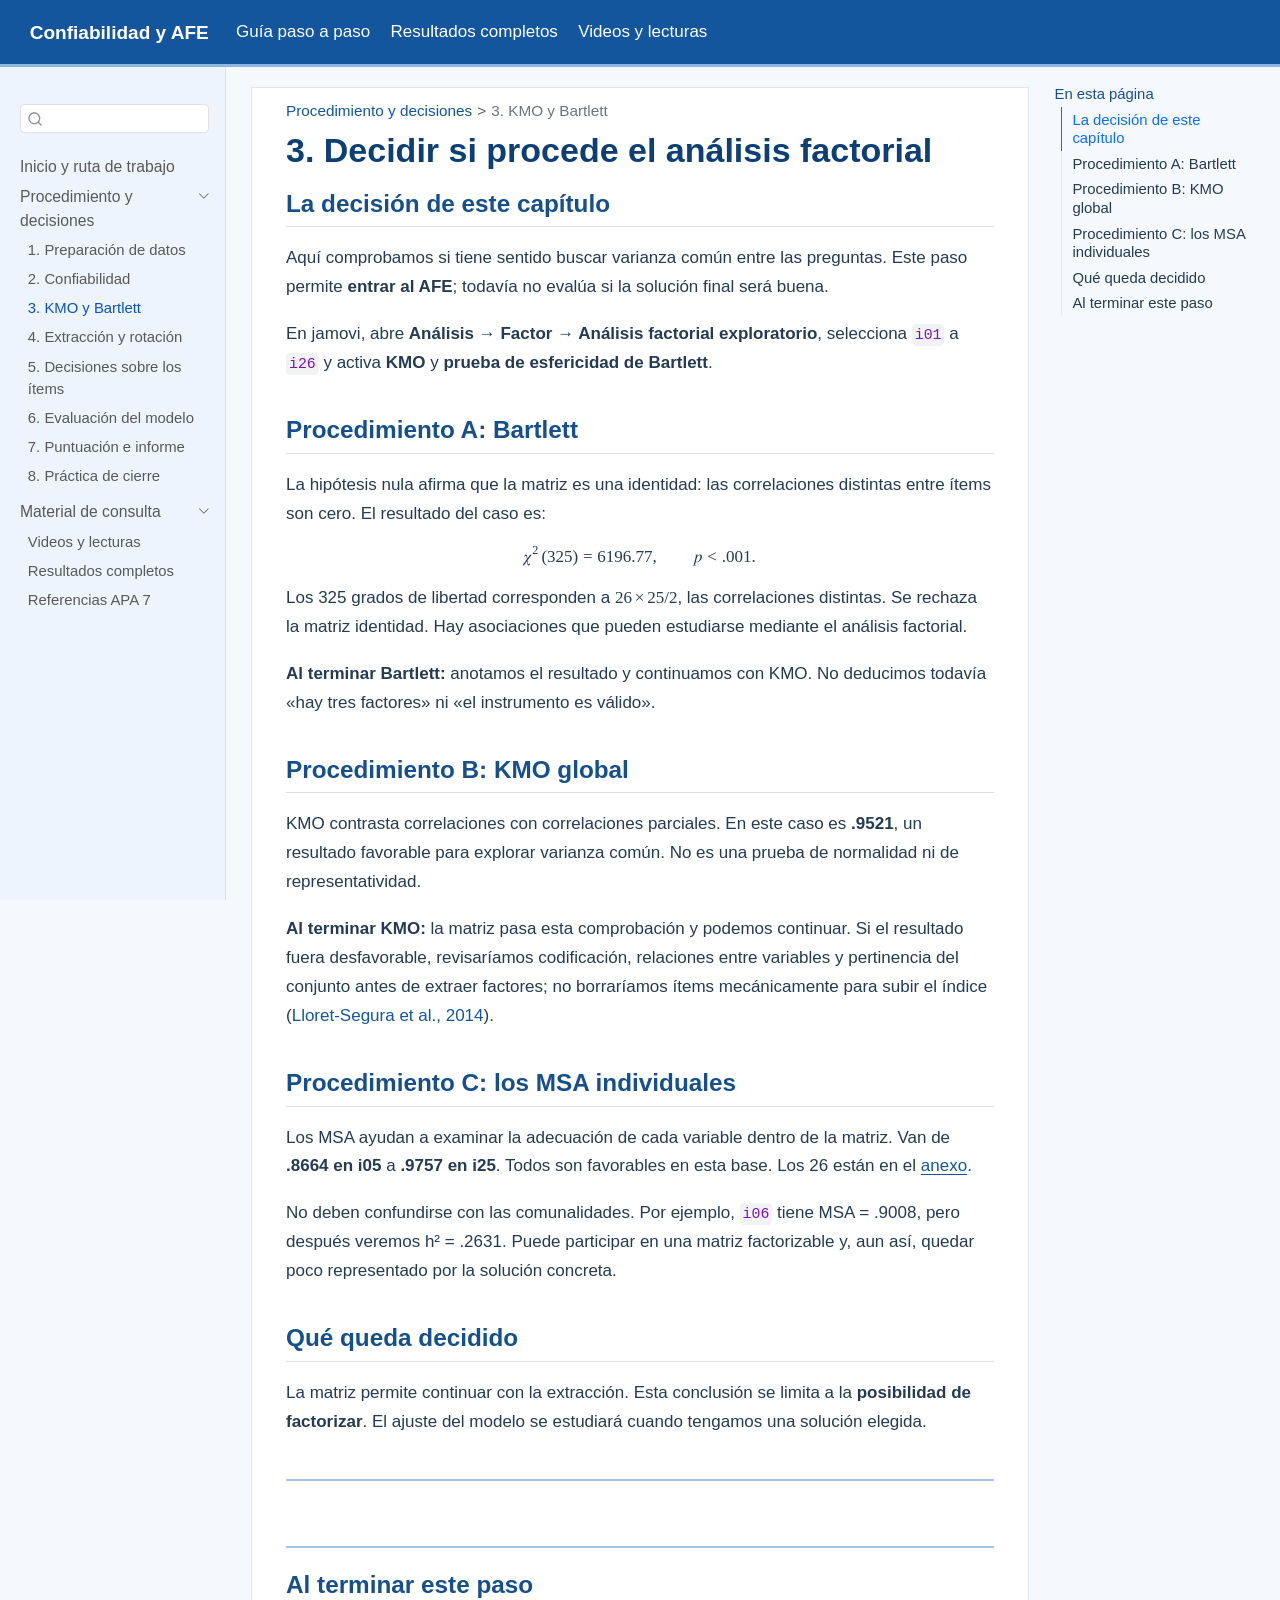
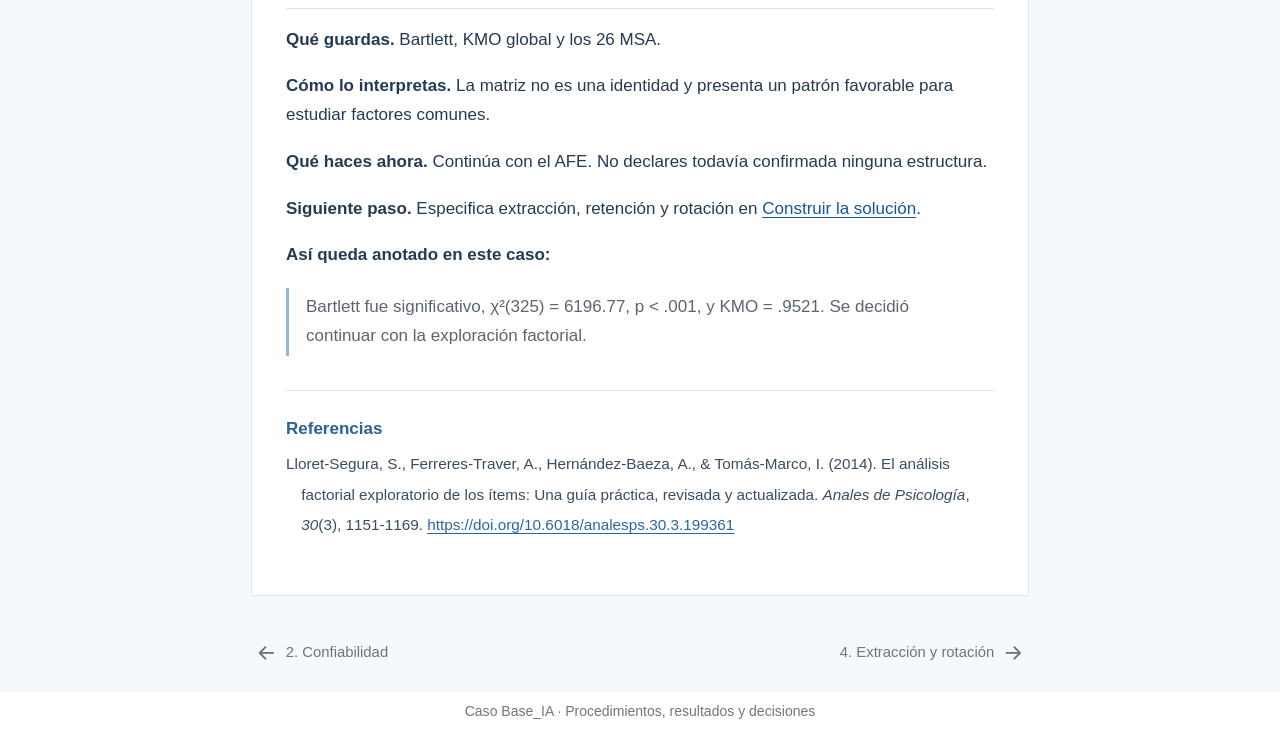
<file: docs/03-comprobar-matriz.html>
<!DOCTYPE html>
<html xmlns="http://www.w3.org/1999/xhtml" lang="es" xml:lang="es"><head>

<meta charset="utf-8">
<meta name="generator" content="quarto-1.10.18">

<meta name="viewport" content="width=device-width, initial-scale=1.0, user-scalable=yes">


<title>3. Decidir si procede el análisis factorial – Confiabilidad y AFE</title>
<style>
/* Default styles provided by pandoc.
** See https://pandoc.org/MANUAL.html#variables-for-html for config info.
*/
span.smallcaps{font-variant: small-caps;}
div.columns{display: flex; gap: 1.5em;}
div.column{flex: auto;}
@media screen {
div.columns{gap: min(4vw, 1.5em);}
div.column{overflow-x: auto;}
}
div.hanging-indent{margin-left: 1.5em; text-indent: -1.5em;}
ul.task-list{list-style: none;}
ul.task-list li input[type="checkbox"] {
  width: 0.8em;
  margin: 0 0.8em 0.2em -1em; /* quarto-specific, see https://github.com/quarto-dev/quarto-cli/issues/4556 */ 
  vertical-align: middle;
}
/* CSS for citations */
div.csl-bib-body { }
div.csl-entry {
  clear: both;
  margin-bottom: 0em;
}
.hanging-indent div.csl-entry {
  margin-left:2em;
  text-indent:-2em;
}
div.csl-left-margin {
  min-width:2em;
  float:left;
}
div.csl-right-inline {
  margin-left:2em;
  padding-left:1em;
}
div.csl-indent {
  margin-left: 2em;
}</style>


<script src="site_libs/quarto-nav/quarto-nav.js"></script>
<script src="site_libs/quarto-nav/headroom.min.js"></script>
<script src="site_libs/clipboard/clipboard.min.js"></script>
<script src="site_libs/quarto-search/autocomplete.umd.js"></script>
<script src="site_libs/quarto-search/fuse.min.js"></script>
<script src="site_libs/quarto-search/quarto-search.js"></script>
<meta name="quarto:offset" content="./">
<link href="./04-construir-solucion.html" rel="next">
<link href="./02-confiabilidad.html" rel="prev">
<script src="site_libs/quarto-html/quarto.js" type="module"></script>
<script src="site_libs/quarto-html/tabsets/tabsets.js" type="module"></script>
<script src="site_libs/quarto-html/popper.min.js"></script>
<script src="site_libs/quarto-html/tippy.umd.min.js"></script>
<script src="site_libs/quarto-html/anchor.min.js"></script>
<link href="site_libs/quarto-html/tippy.css" rel="stylesheet">
<link href="site_libs/quarto-html/quarto-syntax-highlighting-64a204ab8560d761af7679ceaba22944.css" rel="stylesheet" id="quarto-text-highlighting-styles">
<script src="site_libs/bootstrap/bootstrap.min.js"></script>
<link href="site_libs/bootstrap/bootstrap-icons.css" rel="stylesheet">
<link href="site_libs/bootstrap/bootstrap-53b8d4779731abdf69e8c6ca44a22a0c.min.css" rel="stylesheet" append-hash="true" id="quarto-bootstrap" data-mode="light">
<script id="quarto-search-options" type="application/json">{
  "location": "sidebar",
  "copy-button": false,
  "collapse-after": 3,
  "panel-placement": "start",
  "type": "textbox",
  "limit": 50,
  "keyboard-shortcut": [
    "f",
    "/",
    "s"
  ],
  "language": {
    "search-no-results-text": "No se han encontrado resultados",
    "search-matching-documents-text": "documentos encontrados",
    "search-copy-link-title": "Copiar el enlace en la búsqueda",
    "search-hide-matches-text": "Ocultar resultados adicionales",
    "search-more-match-text": "resultado adicional en este documento",
    "search-more-matches-text": "resultados adicionales en este documento",
    "search-clear-button-title": "Borrar",
    "search-text-placeholder": "",
    "search-detached-cancel-button-title": "Cancelar",
    "search-submit-button-title": "Enviar",
    "search-label": "Buscar"
  }
}</script>
<style>html{ scroll-behavior: smooth; }</style>


<link rel="stylesheet" href="estilos/sitio.css">
</head>

<body class="nav-sidebar docked nav-fixed quarto-light">

<div id="quarto-search-results"></div>
  <header id="quarto-header" class="headroom fixed-top">
    <nav class="navbar navbar-expand-lg " data-bs-theme="dark">
      <div class="navbar-container container-fluid">
      <div class="navbar-brand-container mx-auto">
    <a class="navbar-brand" href="./index.html">
    <span class="navbar-title">Confiabilidad y AFE</span>
    </a>
  </div>
          <button class="navbar-toggler" type="button" data-bs-toggle="collapse" data-bs-target="#navbarCollapse" aria-controls="navbarCollapse" role="menu" aria-expanded="false" aria-label="Navegación de palanca" onclick="if (window.quartoToggleHeadroom) { window.quartoToggleHeadroom(); }">
  <span class="navbar-toggler-icon"></span>
</button>
          <div class="collapse navbar-collapse" id="navbarCollapse">
            <ul class="navbar-nav navbar-nav-scroll me-auto">
  <li class="nav-item">
    <a class="nav-link active" href="./index.html" aria-current="page"> 
<span class="menu-text">Guía paso a paso</span></a>
  </li>  
  <li class="nav-item">
    <a class="nav-link" href="./resultados.html"> 
<span class="menu-text">Resultados completos</span></a>
  </li>  
  <li class="nav-item">
    <a class="nav-link" href="./recursos.html"> 
<span class="menu-text">Videos y lecturas</span></a>
  </li>  
</ul>
          </div> <!-- /navcollapse -->
            <div class="quarto-navbar-tools">
</div>
      </div> <!-- /container-fluid -->
    </nav>
  <nav class="quarto-secondary-nav">
    <div class="container-fluid d-flex">
      <button type="button" class="quarto-btn-toggle btn" data-bs-toggle="collapse" role="button" data-bs-target=".quarto-sidebar-collapse-item" aria-controls="quarto-sidebar" aria-expanded="false" aria-label="Alternar barra lateral" onclick="if (window.quartoToggleHeadroom) { window.quartoToggleHeadroom(); }">
        <i class="bi bi-layout-text-sidebar-reverse"></i>
      </button>
        <nav class="quarto-page-breadcrumbs" aria-label="breadcrumb"><ol class="breadcrumb"><li class="breadcrumb-item"><a href="./01-preparar.html">Procedimiento y decisiones</a></li><li class="breadcrumb-item"><a href="./03-comprobar-matriz.html">3. KMO y Bartlett</a></li></ol></nav>
        <a class="flex-grow-1" role="navigation" data-bs-toggle="collapse" data-bs-target=".quarto-sidebar-collapse-item" aria-controls="quarto-sidebar" aria-expanded="false" aria-label="Alternar barra lateral" onclick="if (window.quartoToggleHeadroom) { window.quartoToggleHeadroom(); }">      
        </a>
      <button type="button" class="btn quarto-search-button" aria-label="Buscar" onclick="window.quartoOpenSearch();">
        <i class="bi bi-search"></i>
      </button>
    </div>
  </nav>
</header>
<!-- content -->
<div id="quarto-content" class="quarto-container page-columns page-rows-contents page-layout-article page-navbar">
<!-- sidebar -->
  <nav id="quarto-sidebar" class="sidebar collapse collapse-horizontal quarto-sidebar-collapse-item sidebar-navigation docked overflow-auto">
        <div class="mt-2 flex-shrink-0 align-items-center">
        <div class="sidebar-search">
        <div id="quarto-search" class="" title="Buscar"></div>
        </div>
        </div>
    <div class="sidebar-menu-container"> 
    <ul class="list-unstyled mt-1">
        <li class="sidebar-item">
  <div class="sidebar-item-container"> 
  <a href="./index.html" class="sidebar-item-text sidebar-link">
 <span class="menu-text">Inicio y ruta de trabajo</span></a>
  </div>
</li>
        <li class="sidebar-item sidebar-item-section">
      <div class="sidebar-item-container"> 
            <a class="sidebar-item-text sidebar-link text-start" data-bs-toggle="collapse" data-bs-target="#quarto-sidebar-section-1" role="navigation" aria-expanded="true">
 <span class="menu-text">Procedimiento y decisiones</span></a>
          <a class="sidebar-item-toggle text-start" data-bs-toggle="collapse" data-bs-target="#quarto-sidebar-section-1" role="navigation" aria-expanded="true" aria-label="Alternar sección">
            <i class="bi bi-chevron-right ms-2"></i>
          </a> 
      </div>
      <ul id="quarto-sidebar-section-1" class="collapse list-unstyled sidebar-section depth1 show">  
          <li class="sidebar-item">
  <div class="sidebar-item-container"> 
  <a href="./01-preparar.html" class="sidebar-item-text sidebar-link">
 <span class="menu-text">1. Preparación de datos</span></a>
  </div>
</li>
          <li class="sidebar-item">
  <div class="sidebar-item-container"> 
  <a href="./02-confiabilidad.html" class="sidebar-item-text sidebar-link">
 <span class="menu-text">2. Confiabilidad</span></a>
  </div>
</li>
          <li class="sidebar-item">
  <div class="sidebar-item-container"> 
  <a href="./03-comprobar-matriz.html" class="sidebar-item-text sidebar-link active">
 <span class="menu-text">3. KMO y Bartlett</span></a>
  </div>
</li>
          <li class="sidebar-item">
  <div class="sidebar-item-container"> 
  <a href="./04-construir-solucion.html" class="sidebar-item-text sidebar-link">
 <span class="menu-text">4. Extracción y rotación</span></a>
  </div>
</li>
          <li class="sidebar-item">
  <div class="sidebar-item-container"> 
  <a href="./05-decidir-items.html" class="sidebar-item-text sidebar-link">
 <span class="menu-text">5. Decisiones sobre los ítems</span></a>
  </div>
</li>
          <li class="sidebar-item">
  <div class="sidebar-item-container"> 
  <a href="./06-evaluar-modelo.html" class="sidebar-item-text sidebar-link">
 <span class="menu-text">6. Evaluación del modelo</span></a>
  </div>
</li>
          <li class="sidebar-item">
  <div class="sidebar-item-container"> 
  <a href="./07-puntuar-informar.html" class="sidebar-item-text sidebar-link">
 <span class="menu-text">7. Puntuación e informe</span></a>
  </div>
</li>
          <li class="sidebar-item">
  <div class="sidebar-item-container"> 
  <a href="./08-practica.html" class="sidebar-item-text sidebar-link">
 <span class="menu-text">8. Práctica de cierre</span></a>
  </div>
</li>
      </ul>
  </li>
        <li class="sidebar-item sidebar-item-section">
      <div class="sidebar-item-container"> 
            <a class="sidebar-item-text sidebar-link text-start" data-bs-toggle="collapse" data-bs-target="#quarto-sidebar-section-2" role="navigation" aria-expanded="true">
 <span class="menu-text">Material de consulta</span></a>
          <a class="sidebar-item-toggle text-start" data-bs-toggle="collapse" data-bs-target="#quarto-sidebar-section-2" role="navigation" aria-expanded="true" aria-label="Alternar sección">
            <i class="bi bi-chevron-right ms-2"></i>
          </a> 
      </div>
      <ul id="quarto-sidebar-section-2" class="collapse list-unstyled sidebar-section depth1 show">  
          <li class="sidebar-item">
  <div class="sidebar-item-container"> 
  <a href="./recursos.html" class="sidebar-item-text sidebar-link">
 <span class="menu-text">Videos y lecturas</span></a>
  </div>
</li>
          <li class="sidebar-item">
  <div class="sidebar-item-container"> 
  <a href="./resultados.html" class="sidebar-item-text sidebar-link">
 <span class="menu-text">Resultados completos</span></a>
  </div>
</li>
          <li class="sidebar-item">
  <div class="sidebar-item-container"> 
  <a href="./referencias.html" class="sidebar-item-text sidebar-link">
 <span class="menu-text">Referencias APA 7</span></a>
  </div>
</li>
      </ul>
  </li>
    </ul>
    </div>
</nav>
<div id="quarto-sidebar-glass" class="quarto-sidebar-collapse-item" data-bs-toggle="collapse" data-bs-target=".quarto-sidebar-collapse-item"></div>
<!-- margin-sidebar -->
    <div id="quarto-margin-sidebar" class="sidebar margin-sidebar">
        <nav id="TOC" role="doc-toc" class="toc-active">
    <h2 id="toc-title">En esta página</h2>
   
  <ul class="collapse">
  <li><a href="#la-decisión-de-este-capítulo" id="toc-la-decisión-de-este-capítulo" class="nav-link active" data-scroll-target="#la-decisión-de-este-capítulo">La decisión de este capítulo</a></li>
  <li><a href="#procedimiento-a-bartlett" id="toc-procedimiento-a-bartlett" class="nav-link" data-scroll-target="#procedimiento-a-bartlett">Procedimiento A: Bartlett</a></li>
  <li><a href="#procedimiento-b-kmo-global" id="toc-procedimiento-b-kmo-global" class="nav-link" data-scroll-target="#procedimiento-b-kmo-global">Procedimiento B: KMO global</a></li>
  <li><a href="#procedimiento-c-los-msa-individuales" id="toc-procedimiento-c-los-msa-individuales" class="nav-link" data-scroll-target="#procedimiento-c-los-msa-individuales">Procedimiento C: los MSA individuales</a></li>
  <li><a href="#qué-queda-decidido" id="toc-qué-queda-decidido" class="nav-link" data-scroll-target="#qué-queda-decidido">Qué queda decidido</a></li>
  <li><a href="#al-terminar-este-paso" id="toc-al-terminar-este-paso" class="nav-link" data-scroll-target="#al-terminar-este-paso">Al terminar este paso</a></li>
  </ul>
</nav>
    </div>
<!-- main -->
<main class="content" id="quarto-document-content">

<header id="title-block-header" class="quarto-title-block default"><nav class="quarto-page-breadcrumbs quarto-title-breadcrumbs d-none d-lg-block" aria-label="breadcrumb"><ol class="breadcrumb"><li class="breadcrumb-item"><a href="./01-preparar.html">Procedimiento y decisiones</a></li><li class="breadcrumb-item"><a href="./03-comprobar-matriz.html">3. KMO y Bartlett</a></li></ol></nav>
<div class="quarto-title">
<h1 class="title">3. Decidir si procede el análisis factorial</h1>
</div>



<div class="quarto-title-meta">

    
  
    
  </div>
  


</header>


<section id="la-decisión-de-este-capítulo" class="level2">
<h2 class="anchored" data-anchor-id="la-decisión-de-este-capítulo">La decisión de este capítulo</h2>
<p>Aquí comprobamos si tiene sentido buscar varianza común entre las preguntas. Este paso permite <strong>entrar al AFE</strong>; todavía no evalúa si la solución final será buena.</p>
<p>En jamovi, abre <strong>Análisis → Factor → Análisis factorial exploratorio</strong>, selecciona <code>i01</code> a <code>i26</code> y activa <strong>KMO</strong> y <strong>prueba de esfericidad de Bartlett</strong>.</p>
</section>
<section id="procedimiento-a-bartlett" class="level2">
<h2 class="anchored" data-anchor-id="procedimiento-a-bartlett">Procedimiento A: Bartlett</h2>
<p>La hipótesis nula afirma que la matriz es una identidad: las correlaciones distintas entre ítems son cero. El resultado del caso es:</p>
<p><math display="block" xmlns="http://www.w3.org/1998/Math/MathML"><semantics><mrow><msup><mi>χ</mi><mn>2</mn></msup><mo stretchy="false" form="prefix">(</mo><mn>325</mn><mo stretchy="false" form="postfix">)</mo><mo>=</mo><mn>6196.77</mn><mo>,</mo><mspace width="2.0em"></mspace><mi>p</mi><mo>&lt;</mo><mn>.001</mn><mi>.</mi></mrow><annotation encoding="application/x-tex">\chi^2(325)=6196.77,\qquad p&lt;.001.</annotation></semantics></math></p>
<p>Los 325 grados de libertad corresponden a <math display="inline" xmlns="http://www.w3.org/1998/Math/MathML"><semantics><mrow><mn>26</mn><mo>×</mo><mn>25</mn><mi>/</mi><mn>2</mn></mrow><annotation encoding="application/x-tex">26\times25/2</annotation></semantics></math>, las correlaciones distintas. Se rechaza la matriz identidad. Hay asociaciones que pueden estudiarse mediante el análisis factorial.</p>
<p><strong>Al terminar Bartlett:</strong> anotamos el resultado y continuamos con KMO. No deducimos todavía «hay tres factores» ni «el instrumento es válido».</p>
</section>
<section id="procedimiento-b-kmo-global" class="level2">
<h2 class="anchored" data-anchor-id="procedimiento-b-kmo-global">Procedimiento B: KMO global</h2>
<p>KMO contrasta correlaciones con correlaciones parciales. En este caso es <strong>.9521</strong>, un resultado favorable para explorar varianza común. No es una prueba de normalidad ni de representatividad.</p>
<p><strong>Al terminar KMO:</strong> la matriz pasa esta comprobación y podemos continuar. Si el resultado fuera desfavorable, revisaríamos codificación, relaciones entre variables y pertinencia del conjunto antes de extraer factores; no borraríamos ítems mecánicamente para subir el índice <span class="citation" data-cites="lloret2014">(<a href="#ref-lloret2014" role="doc-biblioref">Lloret-Segura et&nbsp;al., 2014</a>)</span>.</p>
</section>
<section id="procedimiento-c-los-msa-individuales" class="level2">
<h2 class="anchored" data-anchor-id="procedimiento-c-los-msa-individuales">Procedimiento C: los MSA individuales</h2>
<p>Los MSA ayudan a examinar la adecuación de cada variable dentro de la matriz. Van de <strong>.8664 en i05</strong> a <strong>.9757 en i25</strong>. Todos son favorables en esta base. Los 26 están en el <a href="./resultados.html#adecuacion-de-la-matriz">anexo</a>.</p>
<p>No deben confundirse con las comunalidades. Por ejemplo, <code>i06</code> tiene MSA = .9008, pero después veremos h² = .2631. Puede participar en una matriz factorizable y, aun así, quedar poco representado por la solución concreta.</p>
</section>
<section id="qué-queda-decidido" class="level2">
<h2 class="anchored" data-anchor-id="qué-queda-decidido">Qué queda decidido</h2>
<p>La matriz permite continuar con la extracción. Esta conclusión se limita a la <strong>posibilidad de factorizar</strong>. El ajuste del modelo se estudiará cuando tengamos una solución elegida.</p>
</section>
<section id="al-terminar-este-paso" class="level2 cierre">
<h2 class="cierre anchored" data-anchor-id="al-terminar-este-paso">Al terminar este paso</h2>
<p><strong>Qué guardas.</strong> Bartlett, KMO global y los 26 MSA.</p>
<p><strong>Cómo lo interpretas.</strong> La matriz no es una identidad y presenta un patrón favorable para estudiar factores comunes.</p>
<p><strong>Qué haces ahora.</strong> Continúa con el AFE. No declares todavía confirmada ninguna estructura.</p>
<p><strong>Siguiente paso.</strong> Especifica extracción, retención y rotación en <a href="./04-construir-solucion.html">Construir la solución</a>.</p>
<p><strong>Así queda anotado en este caso:</strong></p>
<blockquote class="blockquote">
<p>Bartlett fue significativo, χ²(325) = 6196.77, p &lt; .001, y KMO = .9521. Se decidió continuar con la exploración factorial.</p>
</blockquote>



</section>

<div id="quarto-appendix" class="default"><section class="quarto-appendix-contents" role="doc-bibliography" id="quarto-bibliography"><h2 class="anchored quarto-appendix-heading">Referencias</h2><div id="refs" class="references csl-bib-body hanging-indent" data-entry-spacing="0" data-line-spacing="2" role="list">
<div id="ref-lloret2014" class="csl-entry" role="listitem">
Lloret-Segura, S., Ferreres-Traver, A., Hernández-Baeza, A., &amp; Tomás-Marco, I. (2014). El análisis factorial exploratorio de los ítems: Una guía práctica, revisada y actualizada. <em>Anales de Psicología</em>, <em>30</em>(3), 1151-1169. <a href="https://doi.org/10.6018/analesps.30.3.199361">https://doi.org/10.6018/analesps.30.3.199361</a>
</div>
</div></section></div></main> <!-- /main -->
<script src="assets/guia.js"></script>

<script id="quarto-html-after-body" type="application/javascript">
  window.document.addEventListener("DOMContentLoaded", function (event) {
    const icon = "";
    const anchorJS = new window.AnchorJS();
    anchorJS.options = {
      placement: 'right',
      icon: icon
    };
    anchorJS.add('.anchored');
    const isCodeAnnotation = (el) => {
      for (const clz of el.classList) {
        if (clz.startsWith('code-annotation-')) {                     
          return true;
        }
      }
      return false;
    }
    const onCopySuccess = function(e) {
      // button target
      const button = e.trigger;
      // don't keep focus
      button.blur();
      // flash "checked"
      button.classList.add('code-copy-button-checked');
      var currentTitle = button.getAttribute("title");
      button.setAttribute("title", "Copiado");
      let tooltip;
      if (window.bootstrap) {
        button.setAttribute("data-bs-toggle", "tooltip");
        button.setAttribute("data-bs-placement", "left");
        button.setAttribute("data-bs-title", "Copiado");
        tooltip = new bootstrap.Tooltip(button, 
          { trigger: "manual", 
            customClass: "code-copy-button-tooltip",
            offset: [0, -8]});
        tooltip.show();    
      }
      setTimeout(function() {
        if (tooltip) {
          tooltip.hide();
          button.removeAttribute("data-bs-title");
          button.removeAttribute("data-bs-toggle");
          button.removeAttribute("data-bs-placement");
        }
        button.setAttribute("title", currentTitle);
        button.classList.remove('code-copy-button-checked');
      }, 1000);
      // clear code selection
      e.clearSelection();
    }
    const getTextToCopy = function(trigger) {
      const outerScaffold = trigger.parentElement.cloneNode(true);
      const codeEl = outerScaffold.querySelector('code');
      for (const childEl of codeEl.children) {
        if (isCodeAnnotation(childEl)) {
          childEl.remove();
        }
      }
      return codeEl.innerText;
    }
    const clipboard = new window.ClipboardJS('.code-copy-button:not([data-in-quarto-modal])', {
      text: getTextToCopy
    });
    clipboard.on('success', onCopySuccess);
    if (window.document.getElementById('quarto-embedded-source-code-modal')) {
      const clipboardModal = new window.ClipboardJS('.code-copy-button[data-in-quarto-modal]', {
        text: getTextToCopy,
        container: window.document.getElementById('quarto-embedded-source-code-modal')
      });
      clipboardModal.on('success', onCopySuccess);
    }
      var localhostRegex = new RegExp(/^(?:http|https):\/\/localhost\:?[0-9]*\//);
      var mailtoRegex = new RegExp(/^mailto:/);
        var filterRegex = new RegExp("https:\/\/donaldgonza\.github\.io\/confiabilidad-afe\/");
      var isInternal = (href) => {
          return filterRegex.test(href) || localhostRegex.test(href) || mailtoRegex.test(href);
      }
      // Inspect non-navigation links and adorn them if external
     var links = window.document.querySelectorAll('a[href]:not(.nav-link):not(.navbar-brand):not(.toc-action):not(.sidebar-link):not(.sidebar-item-toggle):not(.pagination-link):not(.no-external):not([aria-hidden]):not(.dropdown-item):not(.quarto-navigation-tool):not(.about-link)');
      for (var i=0; i<links.length; i++) {
        const link = links[i];
        if (!isInternal(link.href)) {
          // undo the damage that might have been done by quarto-nav.js in the case of
          // links that we want to consider external
          if (link.dataset.originalHref !== undefined) {
            link.href = link.dataset.originalHref;
          }
        }
      }
    function tippyHover(el, contentFn, onTriggerFn, onUntriggerFn) {
      const config = {
        allowHTML: true,
        maxWidth: 500,
        delay: 100,
        arrow: false,
        appendTo: function(el) {
            return el.parentElement;
        },
        interactive: true,
        interactiveBorder: 10,
        theme: 'quarto',
        placement: 'bottom-start',
      };
      if (contentFn) {
        config.content = contentFn;
      }
      if (onTriggerFn) {
        config.onTrigger = onTriggerFn;
      }
      if (onUntriggerFn) {
        config.onUntrigger = onUntriggerFn;
      }
      window.tippy(el, config); 
    }
    const noterefs = window.document.querySelectorAll('a[role="doc-noteref"]');
    for (var i=0; i<noterefs.length; i++) {
      const ref = noterefs[i];
      tippyHover(ref, function() {
        // use id or data attribute instead here
        let href = ref.getAttribute('data-footnote-href') || ref.getAttribute('href');
        try { href = new URL(href).hash; } catch {}
        const id = href.replace(/^#\/?/, "");
        const note = window.document.getElementById(id);
        if (note) {
          return note.innerHTML;
        } else {
          return "";
        }
      });
    }
    const xrefs = window.document.querySelectorAll('a.quarto-xref');
    const processXRef = (id, note) => {
      // Strip column container classes
      const stripColumnClz = (el) => {
        el.classList.remove("page-full", "page-columns");
        if (el.children) {
          for (const child of el.children) {
            stripColumnClz(child);
          }
        }
      }
      stripColumnClz(note)
      if (id === null || id.startsWith('sec-')) {
        // Special case sections, only their first couple elements
        const container = document.createElement("div");
        if (note.children && note.children.length > 2) {
          container.appendChild(note.children[0].cloneNode(true));
          for (let i = 1; i < note.children.length; i++) {
            const child = note.children[i];
            if (child.tagName === "P" && child.innerText === "") {
              continue;
            } else {
              container.appendChild(child.cloneNode(true));
              break;
            }
          }
          if (window.Quarto?.typesetMath) {
            window.Quarto.typesetMath(container);
          }
          return container.innerHTML
        } else {
          if (window.Quarto?.typesetMath) {
            window.Quarto.typesetMath(note);
          }
          return note.innerHTML;
        }
      } else {
        // Remove any anchor links if they are present
        const anchorLink = note.querySelector('a.anchorjs-link');
        if (anchorLink) {
          anchorLink.remove();
        }
        if (window.Quarto?.typesetMath) {
          window.Quarto.typesetMath(note);
        }
        if (note.classList.contains("callout")) {
          return note.outerHTML;
        } else {
          return note.innerHTML;
        }
      }
    }
    for (var i=0; i<xrefs.length; i++) {
      const xref = xrefs[i];
      tippyHover(xref, undefined, function(instance) {
        instance.disable();
        let url = xref.getAttribute('href');
        let hash = undefined; 
        if (url.startsWith('#')) {
          hash = url;
        } else {
          try { hash = new URL(url).hash; } catch {}
        }
        if (hash) {
          const id = hash.replace(/^#\/?/, "");
          const note = window.document.getElementById(id);
          if (note !== null) {
            try {
              const html = processXRef(id, note.cloneNode(true));
              instance.setContent(html);
            } finally {
              instance.enable();
              instance.show();
            }
          } else {
            // See if we can fetch this
            fetch(url.split('#')[0])
            .then(res => res.text())
            .then(html => {
              const parser = new DOMParser();
              const htmlDoc = parser.parseFromString(html, "text/html");
              const note = htmlDoc.getElementById(id);
              if (note !== null) {
                const html = processXRef(id, note);
                instance.setContent(html);
              } 
            }).finally(() => {
              instance.enable();
              instance.show();
            });
          }
        } else {
          // See if we can fetch a full url (with no hash to target)
          // This is a special case and we should probably do some content thinning / targeting
          fetch(url)
          .then(res => res.text())
          .then(html => {
            const parser = new DOMParser();
            const htmlDoc = parser.parseFromString(html, "text/html");
            const note = htmlDoc.querySelector('main.content');
            if (note !== null) {
              // This should only happen for chapter cross references
              // (since there is no id in the URL)
              // remove the first header
              if (note.children.length > 0 && note.children[0].tagName === "HEADER") {
                note.children[0].remove();
              }
              const html = processXRef(null, note);
              instance.setContent(html);
            } 
          }).finally(() => {
            instance.enable();
            instance.show();
          });
        }
      }, function(instance) {
      });
    }
        let selectedAnnoteEl;
        const selectorForAnnotation = ( cell, annotation) => {
          let cellAttr = 'data-code-cell="' + cell + '"';
          let lineAttr = 'data-code-annotation="' +  annotation + '"';
          const selector = 'span[' + cellAttr + '][' + lineAttr + ']';
          return selector;
        }
        const selectCodeLines = (annoteEl) => {
          const doc = window.document;
          const targetCell = annoteEl.getAttribute("data-target-cell");
          const targetAnnotation = annoteEl.getAttribute("data-target-annotation");
          const annoteSpan = window.document.querySelector(selectorForAnnotation(targetCell, targetAnnotation));
          const lines = annoteSpan.getAttribute("data-code-lines").split(",");
          const lineIds = lines.map((line) => {
            return targetCell + "-" + line;
          })
          let top = null;
          let height = null;
          let parent = null;
          if (lineIds.length > 0) {
              //compute the position of the single el (top and bottom and make a div)
              const el = window.document.getElementById(lineIds[0]);
              top = el.offsetTop;
              height = el.offsetHeight;
              parent = el.parentElement.parentElement;
            if (lineIds.length > 1) {
              const lastEl = window.document.getElementById(lineIds[lineIds.length - 1]);
              const bottom = lastEl.offsetTop + lastEl.offsetHeight;
              height = bottom - top;
            }
            if (top !== null && height !== null && parent !== null) {
              // cook up a div (if necessary) and position it 
              let div = window.document.getElementById("code-annotation-line-highlight");
              if (div === null) {
                div = window.document.createElement("div");
                div.setAttribute("id", "code-annotation-line-highlight");
                div.style.position = 'absolute';
                parent.appendChild(div);
              }
              div.style.top = top - 2 + "px";
              div.style.height = height + 4 + "px";
              div.style.left = 0;
              let gutterDiv = window.document.getElementById("code-annotation-line-highlight-gutter");
              if (gutterDiv === null) {
                gutterDiv = window.document.createElement("div");
                gutterDiv.setAttribute("id", "code-annotation-line-highlight-gutter");
                gutterDiv.style.position = 'absolute';
                const codeCell = window.document.getElementById(targetCell);
                const gutter = codeCell.querySelector('.code-annotation-gutter');
                gutter.appendChild(gutterDiv);
              }
              gutterDiv.style.top = top - 2 + "px";
              gutterDiv.style.height = height + 4 + "px";
            }
            selectedAnnoteEl = annoteEl;
          }
        };
        const unselectCodeLines = () => {
          const elementsIds = ["code-annotation-line-highlight", "code-annotation-line-highlight-gutter"];
          elementsIds.forEach((elId) => {
            const div = window.document.getElementById(elId);
            if (div) {
              div.remove();
            }
          });
          selectedAnnoteEl = undefined;
        };
          // Handle positioning of the toggle
      window.addEventListener(
        "resize",
        throttle(() => {
          elRect = undefined;
          if (selectedAnnoteEl) {
            selectCodeLines(selectedAnnoteEl);
          }
        }, 10)
      );
      function throttle(fn, ms) {
      let throttle = false;
      let timer;
        return (...args) => {
          if(!throttle) { // first call gets through
              fn.apply(this, args);
              throttle = true;
          } else { // all the others get throttled
              if(timer) clearTimeout(timer); // cancel #2
              timer = setTimeout(() => {
                fn.apply(this, args);
                timer = throttle = false;
              }, ms);
          }
        };
      }
        // Attach click handler to the DT
        const annoteDls = window.document.querySelectorAll('dt[data-target-cell]');
        for (const annoteDlNode of annoteDls) {
          annoteDlNode.addEventListener('click', (event) => {
            const clickedEl = event.target;
            if (clickedEl !== selectedAnnoteEl) {
              unselectCodeLines();
              const activeEl = window.document.querySelector('dt[data-target-cell].code-annotation-active');
              if (activeEl) {
                activeEl.classList.remove('code-annotation-active');
              }
              selectCodeLines(clickedEl);
              clickedEl.classList.add('code-annotation-active');
            } else {
              // Unselect the line
              unselectCodeLines();
              clickedEl.classList.remove('code-annotation-active');
            }
          });
        }
    const findCites = (el) => {
      const parentEl = el.parentElement;
      if (parentEl) {
        const cites = parentEl.dataset.cites;
        if (cites) {
          return {
            el,
            cites: cites.split(' ')
          };
        } else {
          return findCites(el.parentElement)
        }
      } else {
        return undefined;
      }
    };
    var bibliorefs = window.document.querySelectorAll('a[role="doc-biblioref"]');
    for (var i=0; i<bibliorefs.length; i++) {
      const ref = bibliorefs[i];
      const citeInfo = findCites(ref);
      if (citeInfo) {
        tippyHover(citeInfo.el, function() {
          var popup = window.document.createElement('div');
          citeInfo.cites.forEach(function(cite) {
            var citeDiv = window.document.createElement('div');
            citeDiv.classList.add('hanging-indent');
            citeDiv.classList.add('csl-entry');
            var biblioDiv = window.document.getElementById('ref-' + cite);
            if (biblioDiv) {
              citeDiv.innerHTML = biblioDiv.innerHTML;
            }
            popup.appendChild(citeDiv);
          });
          return popup.innerHTML;
        });
      }
    }
  });
  </script>
<nav class="page-navigation">
  <div class="nav-page nav-page-previous">
      <a href="./02-confiabilidad.html" class="pagination-link" aria-label="2. Confiabilidad">
        <i class="bi bi-arrow-left-short"></i> <span class="nav-page-text">2. Confiabilidad</span>
      </a>          
  </div>
  <div class="nav-page nav-page-next">
      <a href="./04-construir-solucion.html" class="pagination-link" aria-label="4. Extracción y rotación">
        <span class="nav-page-text">4. Extracción y rotación</span> <i class="bi bi-arrow-right-short"></i>
      </a>
  </div>
</nav>
</div> <!-- /content -->
<footer class="footer">
  <div class="nav-footer">
    <div class="nav-footer-left">
      &nbsp;
    </div>   
    <div class="nav-footer-center">
<p>Caso Base_IA · Procedimientos, resultados y decisiones</p>
</div>
    <div class="nav-footer-right">
      &nbsp;
    </div>
  </div>
</footer>




<script src="site_libs/quarto-html/zenscroll-min.js"></script>
</body></html>
</file>
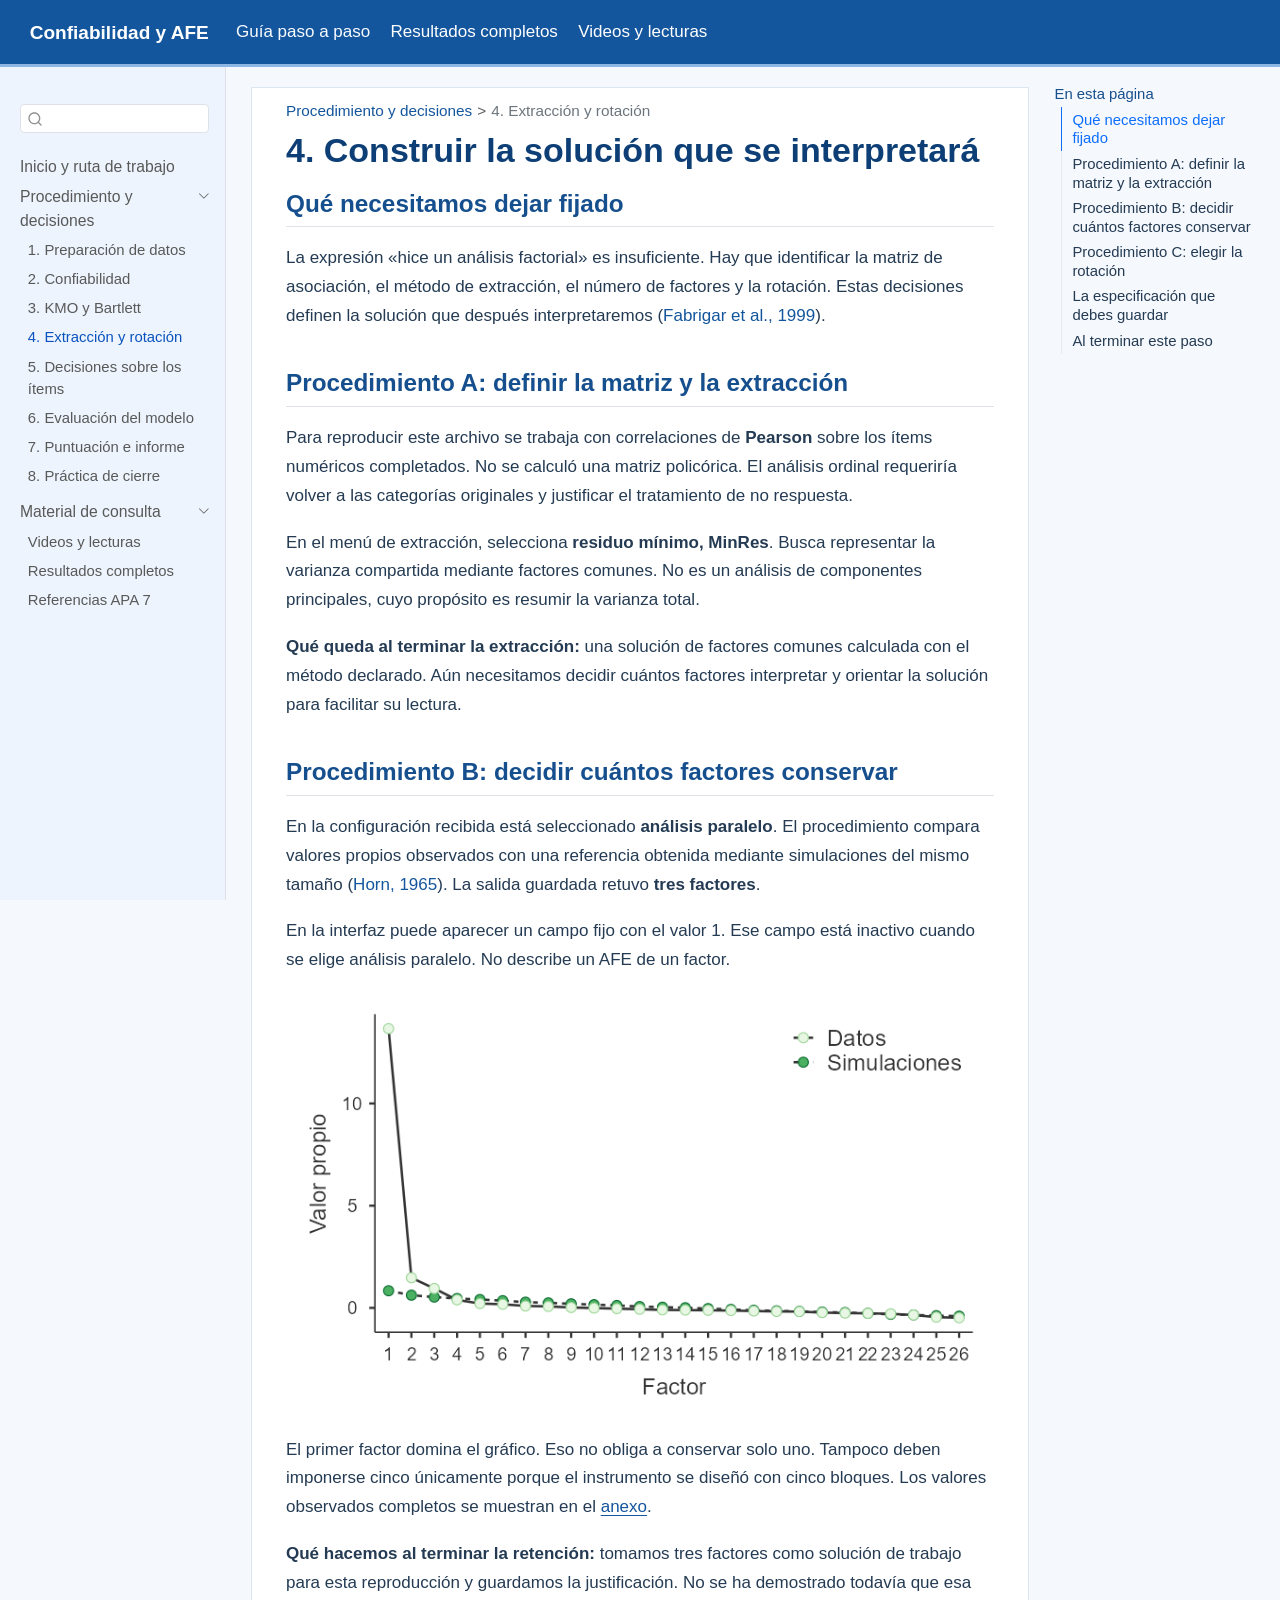
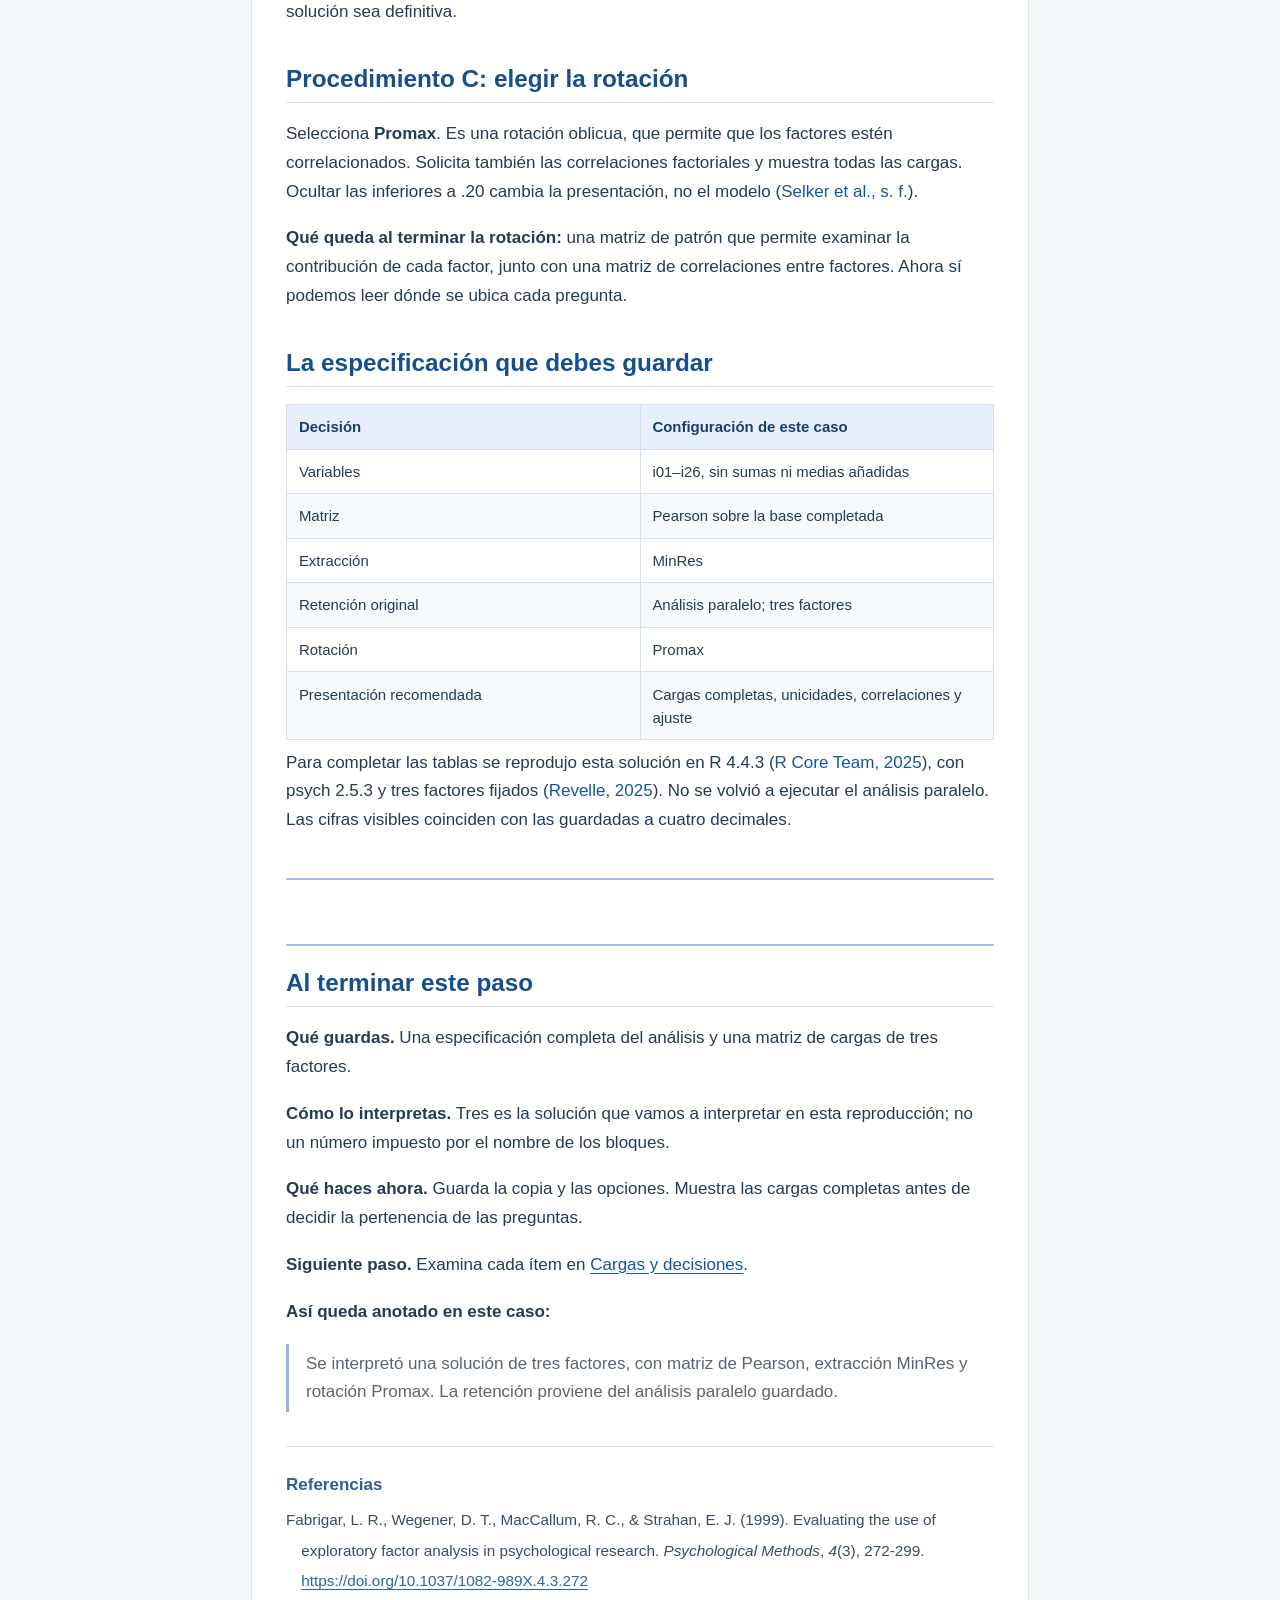
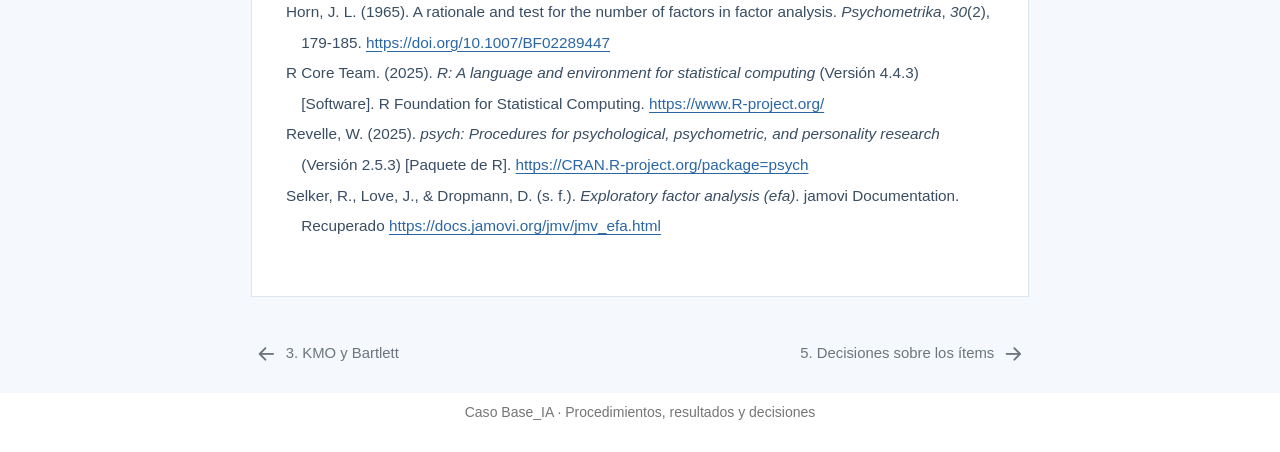
<file: docs/04-construir-solucion.html>
<!DOCTYPE html>
<html xmlns="http://www.w3.org/1999/xhtml" lang="es" xml:lang="es"><head>

<meta charset="utf-8">
<meta name="generator" content="quarto-1.10.18">

<meta name="viewport" content="width=device-width, initial-scale=1.0, user-scalable=yes">


<title>4. Construir la solución que se interpretará – Confiabilidad y AFE</title>
<style>
/* Default styles provided by pandoc.
** See https://pandoc.org/MANUAL.html#variables-for-html for config info.
*/
span.smallcaps{font-variant: small-caps;}
div.columns{display: flex; gap: 1.5em;}
div.column{flex: auto;}
@media screen {
div.columns{gap: min(4vw, 1.5em);}
div.column{overflow-x: auto;}
}
div.hanging-indent{margin-left: 1.5em; text-indent: -1.5em;}
ul.task-list{list-style: none;}
ul.task-list li input[type="checkbox"] {
  width: 0.8em;
  margin: 0 0.8em 0.2em -1em; /* quarto-specific, see https://github.com/quarto-dev/quarto-cli/issues/4556 */ 
  vertical-align: middle;
}
/* CSS for citations */
div.csl-bib-body { }
div.csl-entry {
  clear: both;
  margin-bottom: 0em;
}
.hanging-indent div.csl-entry {
  margin-left:2em;
  text-indent:-2em;
}
div.csl-left-margin {
  min-width:2em;
  float:left;
}
div.csl-right-inline {
  margin-left:2em;
  padding-left:1em;
}
div.csl-indent {
  margin-left: 2em;
}</style>


<script src="site_libs/quarto-nav/quarto-nav.js"></script>
<script src="site_libs/quarto-nav/headroom.min.js"></script>
<script src="site_libs/clipboard/clipboard.min.js"></script>
<script src="site_libs/quarto-search/autocomplete.umd.js"></script>
<script src="site_libs/quarto-search/fuse.min.js"></script>
<script src="site_libs/quarto-search/quarto-search.js"></script>
<meta name="quarto:offset" content="./">
<link href="./05-decidir-items.html" rel="next">
<link href="./03-comprobar-matriz.html" rel="prev">
<script src="site_libs/quarto-html/quarto.js" type="module"></script>
<script src="site_libs/quarto-html/tabsets/tabsets.js" type="module"></script>
<script src="site_libs/quarto-html/popper.min.js"></script>
<script src="site_libs/quarto-html/tippy.umd.min.js"></script>
<script src="site_libs/quarto-html/anchor.min.js"></script>
<link href="site_libs/quarto-html/tippy.css" rel="stylesheet">
<link href="site_libs/quarto-html/quarto-syntax-highlighting-64a204ab8560d761af7679ceaba22944.css" rel="stylesheet" id="quarto-text-highlighting-styles">
<script src="site_libs/bootstrap/bootstrap.min.js"></script>
<link href="site_libs/bootstrap/bootstrap-icons.css" rel="stylesheet">
<link href="site_libs/bootstrap/bootstrap-53b8d4779731abdf69e8c6ca44a22a0c.min.css" rel="stylesheet" append-hash="true" id="quarto-bootstrap" data-mode="light">
<script id="quarto-search-options" type="application/json">{
  "location": "sidebar",
  "copy-button": false,
  "collapse-after": 3,
  "panel-placement": "start",
  "type": "textbox",
  "limit": 50,
  "keyboard-shortcut": [
    "f",
    "/",
    "s"
  ],
  "language": {
    "search-no-results-text": "No se han encontrado resultados",
    "search-matching-documents-text": "documentos encontrados",
    "search-copy-link-title": "Copiar el enlace en la búsqueda",
    "search-hide-matches-text": "Ocultar resultados adicionales",
    "search-more-match-text": "resultado adicional en este documento",
    "search-more-matches-text": "resultados adicionales en este documento",
    "search-clear-button-title": "Borrar",
    "search-text-placeholder": "",
    "search-detached-cancel-button-title": "Cancelar",
    "search-submit-button-title": "Enviar",
    "search-label": "Buscar"
  }
}</script>
<style>html{ scroll-behavior: smooth; }</style>


<link rel="stylesheet" href="estilos/sitio.css">
</head>

<body class="nav-sidebar docked nav-fixed quarto-light">

<div id="quarto-search-results"></div>
  <header id="quarto-header" class="headroom fixed-top">
    <nav class="navbar navbar-expand-lg " data-bs-theme="dark">
      <div class="navbar-container container-fluid">
      <div class="navbar-brand-container mx-auto">
    <a class="navbar-brand" href="./index.html">
    <span class="navbar-title">Confiabilidad y AFE</span>
    </a>
  </div>
          <button class="navbar-toggler" type="button" data-bs-toggle="collapse" data-bs-target="#navbarCollapse" aria-controls="navbarCollapse" role="menu" aria-expanded="false" aria-label="Navegación de palanca" onclick="if (window.quartoToggleHeadroom) { window.quartoToggleHeadroom(); }">
  <span class="navbar-toggler-icon"></span>
</button>
          <div class="collapse navbar-collapse" id="navbarCollapse">
            <ul class="navbar-nav navbar-nav-scroll me-auto">
  <li class="nav-item">
    <a class="nav-link active" href="./index.html" aria-current="page"> 
<span class="menu-text">Guía paso a paso</span></a>
  </li>  
  <li class="nav-item">
    <a class="nav-link" href="./resultados.html"> 
<span class="menu-text">Resultados completos</span></a>
  </li>  
  <li class="nav-item">
    <a class="nav-link" href="./recursos.html"> 
<span class="menu-text">Videos y lecturas</span></a>
  </li>  
</ul>
          </div> <!-- /navcollapse -->
            <div class="quarto-navbar-tools">
</div>
      </div> <!-- /container-fluid -->
    </nav>
  <nav class="quarto-secondary-nav">
    <div class="container-fluid d-flex">
      <button type="button" class="quarto-btn-toggle btn" data-bs-toggle="collapse" role="button" data-bs-target=".quarto-sidebar-collapse-item" aria-controls="quarto-sidebar" aria-expanded="false" aria-label="Alternar barra lateral" onclick="if (window.quartoToggleHeadroom) { window.quartoToggleHeadroom(); }">
        <i class="bi bi-layout-text-sidebar-reverse"></i>
      </button>
        <nav class="quarto-page-breadcrumbs" aria-label="breadcrumb"><ol class="breadcrumb"><li class="breadcrumb-item"><a href="./01-preparar.html">Procedimiento y decisiones</a></li><li class="breadcrumb-item"><a href="./04-construir-solucion.html">4. Extracción y rotación</a></li></ol></nav>
        <a class="flex-grow-1" role="navigation" data-bs-toggle="collapse" data-bs-target=".quarto-sidebar-collapse-item" aria-controls="quarto-sidebar" aria-expanded="false" aria-label="Alternar barra lateral" onclick="if (window.quartoToggleHeadroom) { window.quartoToggleHeadroom(); }">      
        </a>
      <button type="button" class="btn quarto-search-button" aria-label="Buscar" onclick="window.quartoOpenSearch();">
        <i class="bi bi-search"></i>
      </button>
    </div>
  </nav>
</header>
<!-- content -->
<div id="quarto-content" class="quarto-container page-columns page-rows-contents page-layout-article page-navbar">
<!-- sidebar -->
  <nav id="quarto-sidebar" class="sidebar collapse collapse-horizontal quarto-sidebar-collapse-item sidebar-navigation docked overflow-auto">
        <div class="mt-2 flex-shrink-0 align-items-center">
        <div class="sidebar-search">
        <div id="quarto-search" class="" title="Buscar"></div>
        </div>
        </div>
    <div class="sidebar-menu-container"> 
    <ul class="list-unstyled mt-1">
        <li class="sidebar-item">
  <div class="sidebar-item-container"> 
  <a href="./index.html" class="sidebar-item-text sidebar-link">
 <span class="menu-text">Inicio y ruta de trabajo</span></a>
  </div>
</li>
        <li class="sidebar-item sidebar-item-section">
      <div class="sidebar-item-container"> 
            <a class="sidebar-item-text sidebar-link text-start" data-bs-toggle="collapse" data-bs-target="#quarto-sidebar-section-1" role="navigation" aria-expanded="true">
 <span class="menu-text">Procedimiento y decisiones</span></a>
          <a class="sidebar-item-toggle text-start" data-bs-toggle="collapse" data-bs-target="#quarto-sidebar-section-1" role="navigation" aria-expanded="true" aria-label="Alternar sección">
            <i class="bi bi-chevron-right ms-2"></i>
          </a> 
      </div>
      <ul id="quarto-sidebar-section-1" class="collapse list-unstyled sidebar-section depth1 show">  
          <li class="sidebar-item">
  <div class="sidebar-item-container"> 
  <a href="./01-preparar.html" class="sidebar-item-text sidebar-link">
 <span class="menu-text">1. Preparación de datos</span></a>
  </div>
</li>
          <li class="sidebar-item">
  <div class="sidebar-item-container"> 
  <a href="./02-confiabilidad.html" class="sidebar-item-text sidebar-link">
 <span class="menu-text">2. Confiabilidad</span></a>
  </div>
</li>
          <li class="sidebar-item">
  <div class="sidebar-item-container"> 
  <a href="./03-comprobar-matriz.html" class="sidebar-item-text sidebar-link">
 <span class="menu-text">3. KMO y Bartlett</span></a>
  </div>
</li>
          <li class="sidebar-item">
  <div class="sidebar-item-container"> 
  <a href="./04-construir-solucion.html" class="sidebar-item-text sidebar-link active">
 <span class="menu-text">4. Extracción y rotación</span></a>
  </div>
</li>
          <li class="sidebar-item">
  <div class="sidebar-item-container"> 
  <a href="./05-decidir-items.html" class="sidebar-item-text sidebar-link">
 <span class="menu-text">5. Decisiones sobre los ítems</span></a>
  </div>
</li>
          <li class="sidebar-item">
  <div class="sidebar-item-container"> 
  <a href="./06-evaluar-modelo.html" class="sidebar-item-text sidebar-link">
 <span class="menu-text">6. Evaluación del modelo</span></a>
  </div>
</li>
          <li class="sidebar-item">
  <div class="sidebar-item-container"> 
  <a href="./07-puntuar-informar.html" class="sidebar-item-text sidebar-link">
 <span class="menu-text">7. Puntuación e informe</span></a>
  </div>
</li>
          <li class="sidebar-item">
  <div class="sidebar-item-container"> 
  <a href="./08-practica.html" class="sidebar-item-text sidebar-link">
 <span class="menu-text">8. Práctica de cierre</span></a>
  </div>
</li>
      </ul>
  </li>
        <li class="sidebar-item sidebar-item-section">
      <div class="sidebar-item-container"> 
            <a class="sidebar-item-text sidebar-link text-start" data-bs-toggle="collapse" data-bs-target="#quarto-sidebar-section-2" role="navigation" aria-expanded="true">
 <span class="menu-text">Material de consulta</span></a>
          <a class="sidebar-item-toggle text-start" data-bs-toggle="collapse" data-bs-target="#quarto-sidebar-section-2" role="navigation" aria-expanded="true" aria-label="Alternar sección">
            <i class="bi bi-chevron-right ms-2"></i>
          </a> 
      </div>
      <ul id="quarto-sidebar-section-2" class="collapse list-unstyled sidebar-section depth1 show">  
          <li class="sidebar-item">
  <div class="sidebar-item-container"> 
  <a href="./recursos.html" class="sidebar-item-text sidebar-link">
 <span class="menu-text">Videos y lecturas</span></a>
  </div>
</li>
          <li class="sidebar-item">
  <div class="sidebar-item-container"> 
  <a href="./resultados.html" class="sidebar-item-text sidebar-link">
 <span class="menu-text">Resultados completos</span></a>
  </div>
</li>
          <li class="sidebar-item">
  <div class="sidebar-item-container"> 
  <a href="./referencias.html" class="sidebar-item-text sidebar-link">
 <span class="menu-text">Referencias APA 7</span></a>
  </div>
</li>
      </ul>
  </li>
    </ul>
    </div>
</nav>
<div id="quarto-sidebar-glass" class="quarto-sidebar-collapse-item" data-bs-toggle="collapse" data-bs-target=".quarto-sidebar-collapse-item"></div>
<!-- margin-sidebar -->
    <div id="quarto-margin-sidebar" class="sidebar margin-sidebar">
        <nav id="TOC" role="doc-toc" class="toc-active">
    <h2 id="toc-title">En esta página</h2>
   
  <ul class="collapse">
  <li><a href="#qué-necesitamos-dejar-fijado" id="toc-qué-necesitamos-dejar-fijado" class="nav-link active" data-scroll-target="#qué-necesitamos-dejar-fijado">Qué necesitamos dejar fijado</a></li>
  <li><a href="#procedimiento-a-definir-la-matriz-y-la-extracción" id="toc-procedimiento-a-definir-la-matriz-y-la-extracción" class="nav-link" data-scroll-target="#procedimiento-a-definir-la-matriz-y-la-extracción">Procedimiento A: definir la matriz y la extracción</a></li>
  <li><a href="#procedimiento-b-decidir-cuántos-factores-conservar" id="toc-procedimiento-b-decidir-cuántos-factores-conservar" class="nav-link" data-scroll-target="#procedimiento-b-decidir-cuántos-factores-conservar">Procedimiento B: decidir cuántos factores conservar</a></li>
  <li><a href="#procedimiento-c-elegir-la-rotación" id="toc-procedimiento-c-elegir-la-rotación" class="nav-link" data-scroll-target="#procedimiento-c-elegir-la-rotación">Procedimiento C: elegir la rotación</a></li>
  <li><a href="#la-especificación-que-debes-guardar" id="toc-la-especificación-que-debes-guardar" class="nav-link" data-scroll-target="#la-especificación-que-debes-guardar">La especificación que debes guardar</a></li>
  <li><a href="#al-terminar-este-paso" id="toc-al-terminar-este-paso" class="nav-link" data-scroll-target="#al-terminar-este-paso">Al terminar este paso</a></li>
  </ul>
</nav>
    </div>
<!-- main -->
<main class="content" id="quarto-document-content">

<header id="title-block-header" class="quarto-title-block default"><nav class="quarto-page-breadcrumbs quarto-title-breadcrumbs d-none d-lg-block" aria-label="breadcrumb"><ol class="breadcrumb"><li class="breadcrumb-item"><a href="./01-preparar.html">Procedimiento y decisiones</a></li><li class="breadcrumb-item"><a href="./04-construir-solucion.html">4. Extracción y rotación</a></li></ol></nav>
<div class="quarto-title">
<h1 class="title">4. Construir la solución que se interpretará</h1>
</div>



<div class="quarto-title-meta">

    
  
    
  </div>
  


</header>


<section id="qué-necesitamos-dejar-fijado" class="level2">
<h2 class="anchored" data-anchor-id="qué-necesitamos-dejar-fijado">Qué necesitamos dejar fijado</h2>
<p>La expresión «hice un análisis factorial» es insuficiente. Hay que identificar la matriz de asociación, el método de extracción, el número de factores y la rotación. Estas decisiones definen la solución que después interpretaremos <span class="citation" data-cites="fabrigar1999">(<a href="#ref-fabrigar1999" role="doc-biblioref">Fabrigar et&nbsp;al., 1999</a>)</span>.</p>
</section>
<section id="procedimiento-a-definir-la-matriz-y-la-extracción" class="level2">
<h2 class="anchored" data-anchor-id="procedimiento-a-definir-la-matriz-y-la-extracción">Procedimiento A: definir la matriz y la extracción</h2>
<p>Para reproducir este archivo se trabaja con correlaciones de <strong>Pearson</strong> sobre los ítems numéricos completados. No se calculó una matriz policórica. El análisis ordinal requeriría volver a las categorías originales y justificar el tratamiento de no respuesta.</p>
<p>En el menú de extracción, selecciona <strong>residuo mínimo, MinRes</strong>. Busca representar la varianza compartida mediante factores comunes. No es un análisis de componentes principales, cuyo propósito es resumir la varianza total.</p>
<p><strong>Qué queda al terminar la extracción:</strong> una solución de factores comunes calculada con el método declarado. Aún necesitamos decidir cuántos factores interpretar y orientar la solución para facilitar su lectura.</p>
</section>
<section id="procedimiento-b-decidir-cuántos-factores-conservar" class="level2">
<h2 class="anchored" data-anchor-id="procedimiento-b-decidir-cuántos-factores-conservar">Procedimiento B: decidir cuántos factores conservar</h2>
<p>En la configuración recibida está seleccionado <strong>análisis paralelo</strong>. El procedimiento compara valores propios observados con una referencia obtenida mediante simulaciones del mismo tamaño <span class="citation" data-cites="horn1965">(<a href="#ref-horn1965" role="doc-biblioref">Horn, 1965</a>)</span>. La salida guardada retuvo <strong>tres factores</strong>.</p>
<p>En la interfaz puede aparecer un campo fijo con el valor 1. Ese campo está inactivo cuando se elige análisis paralelo. No describe un AFE de un factor.</p>
<p><img src="assets/sedimentacion_original.png" class="img-fluid" alt="Gráfico original con valores propios de los datos y simulaciones a lo largo de 26 factores."></p>
<p>El primer factor domina el gráfico. Eso no obliga a conservar solo uno. Tampoco deben imponerse cinco únicamente porque el instrumento se diseñó con cinco bloques. Los valores observados completos se muestran en el <a href="./resultados.html#valores-propios">anexo</a>.</p>
<p><strong>Qué hacemos al terminar la retención:</strong> tomamos tres factores como solución de trabajo para esta reproducción y guardamos la justificación. No se ha demostrado todavía que esa solución sea definitiva.</p>
</section>
<section id="procedimiento-c-elegir-la-rotación" class="level2">
<h2 class="anchored" data-anchor-id="procedimiento-c-elegir-la-rotación">Procedimiento C: elegir la rotación</h2>
<p>Selecciona <strong>Promax</strong>. Es una rotación oblicua, que permite que los factores estén correlacionados. Solicita también las correlaciones factoriales y muestra todas las cargas. Ocultar las inferiores a .20 cambia la presentación, no el modelo <span class="citation" data-cites="selker-efa">(<a href="#ref-selker-efa" role="doc-biblioref">Selker et&nbsp;al., s.&nbsp;f.</a>)</span>.</p>
<p><strong>Qué queda al terminar la rotación:</strong> una matriz de patrón que permite examinar la contribución de cada factor, junto con una matriz de correlaciones entre factores. Ahora sí podemos leer dónde se ubica cada pregunta.</p>
</section>
<section id="la-especificación-que-debes-guardar" class="level2">
<h2 class="anchored" data-anchor-id="la-especificación-que-debes-guardar">La especificación que debes guardar</h2>
<table class="caption-top table">
<colgroup>
<col style="width: 50%">
<col style="width: 50%">
</colgroup>
<thead>
<tr class="header">
<th>Decisión</th>
<th>Configuración de este caso</th>
</tr>
</thead>
<tbody>
<tr class="odd">
<td>Variables</td>
<td>i01–i26, sin sumas ni medias añadidas</td>
</tr>
<tr class="even">
<td>Matriz</td>
<td>Pearson sobre la base completada</td>
</tr>
<tr class="odd">
<td>Extracción</td>
<td>MinRes</td>
</tr>
<tr class="even">
<td>Retención original</td>
<td>Análisis paralelo; tres factores</td>
</tr>
<tr class="odd">
<td>Rotación</td>
<td>Promax</td>
</tr>
<tr class="even">
<td>Presentación recomendada</td>
<td>Cargas completas, unicidades, correlaciones y ajuste</td>
</tr>
</tbody>
</table>
<p>Para completar las tablas se reprodujo esta solución en R 4.4.3 <span class="citation" data-cites="rcore2025">(<a href="#ref-rcore2025" role="doc-biblioref">R Core Team, 2025</a>)</span>, con psych 2.5.3 y tres factores fijados <span class="citation" data-cites="revelle2025">(<a href="#ref-revelle2025" role="doc-biblioref">Revelle, 2025</a>)</span>. No se volvió a ejecutar el análisis paralelo. Las cifras visibles coinciden con las guardadas a cuatro decimales.</p>
</section>
<section id="al-terminar-este-paso" class="level2 cierre">
<h2 class="cierre anchored" data-anchor-id="al-terminar-este-paso">Al terminar este paso</h2>
<p><strong>Qué guardas.</strong> Una especificación completa del análisis y una matriz de cargas de tres factores.</p>
<p><strong>Cómo lo interpretas.</strong> Tres es la solución que vamos a interpretar en esta reproducción; no un número impuesto por el nombre de los bloques.</p>
<p><strong>Qué haces ahora.</strong> Guarda la copia y las opciones. Muestra las cargas completas antes de decidir la pertenencia de las preguntas.</p>
<p><strong>Siguiente paso.</strong> Examina cada ítem en <a href="./05-decidir-items.html">Cargas y decisiones</a>.</p>
<p><strong>Así queda anotado en este caso:</strong></p>
<blockquote class="blockquote">
<p>Se interpretó una solución de tres factores, con matriz de Pearson, extracción MinRes y rotación Promax. La retención proviene del análisis paralelo guardado.</p>
</blockquote>



</section>

<div id="quarto-appendix" class="default"><section class="quarto-appendix-contents" role="doc-bibliography" id="quarto-bibliography"><h2 class="anchored quarto-appendix-heading">Referencias</h2><div id="refs" class="references csl-bib-body hanging-indent" data-entry-spacing="0" data-line-spacing="2" role="list">
<div id="ref-fabrigar1999" class="csl-entry" role="listitem">
Fabrigar, L. R., Wegener, D. T., MacCallum, R. C., &amp; Strahan, E. J. (1999). Evaluating the use of exploratory factor analysis in psychological research. <em>Psychological Methods</em>, <em>4</em>(3), 272-299. <a href="https://doi.org/10.1037/1082-989X.4.3.272">https://doi.org/10.1037/1082-989X.4.3.272</a>
</div>
<div id="ref-horn1965" class="csl-entry" role="listitem">
Horn, J. L. (1965). A rationale and test for the number of factors in factor analysis. <em>Psychometrika</em>, <em>30</em>(2), 179-185. <a href="https://doi.org/10.1007/BF02289447">https://doi.org/10.1007/BF02289447</a>
</div>
<div id="ref-rcore2025" class="csl-entry" role="listitem">
R Core Team. (2025). <em>R: A language and environment for statistical computing</em> (Versión 4.4.3) [Software]. R Foundation for Statistical Computing. <a href="https://www.R-project.org/">https://www.R-project.org/</a>
</div>
<div id="ref-revelle2025" class="csl-entry" role="listitem">
Revelle, W. (2025). <em>psych: Procedures for psychological, psychometric, and personality research</em> (Versión 2.5.3) [Paquete de R]. <a href="https://CRAN.R-project.org/package=psych">https://CRAN.R-project.org/package=psych</a>
</div>
<div id="ref-selker-efa" class="csl-entry" role="listitem">
Selker, R., Love, J., &amp; Dropmann, D. (s.&nbsp;f.). <em>Exploratory factor analysis (efa)</em>. jamovi Documentation. Recuperado <a href="https://docs.jamovi.org/jmv/jmv_efa.html">https://docs.jamovi.org/jmv/jmv_efa.html</a>
</div>
</div></section></div></main> <!-- /main -->
<script src="assets/guia.js"></script>

<script id="quarto-html-after-body" type="application/javascript">
  window.document.addEventListener("DOMContentLoaded", function (event) {
    const icon = "";
    const anchorJS = new window.AnchorJS();
    anchorJS.options = {
      placement: 'right',
      icon: icon
    };
    anchorJS.add('.anchored');
    const isCodeAnnotation = (el) => {
      for (const clz of el.classList) {
        if (clz.startsWith('code-annotation-')) {                     
          return true;
        }
      }
      return false;
    }
    const onCopySuccess = function(e) {
      // button target
      const button = e.trigger;
      // don't keep focus
      button.blur();
      // flash "checked"
      button.classList.add('code-copy-button-checked');
      var currentTitle = button.getAttribute("title");
      button.setAttribute("title", "Copiado");
      let tooltip;
      if (window.bootstrap) {
        button.setAttribute("data-bs-toggle", "tooltip");
        button.setAttribute("data-bs-placement", "left");
        button.setAttribute("data-bs-title", "Copiado");
        tooltip = new bootstrap.Tooltip(button, 
          { trigger: "manual", 
            customClass: "code-copy-button-tooltip",
            offset: [0, -8]});
        tooltip.show();    
      }
      setTimeout(function() {
        if (tooltip) {
          tooltip.hide();
          button.removeAttribute("data-bs-title");
          button.removeAttribute("data-bs-toggle");
          button.removeAttribute("data-bs-placement");
        }
        button.setAttribute("title", currentTitle);
        button.classList.remove('code-copy-button-checked');
      }, 1000);
      // clear code selection
      e.clearSelection();
    }
    const getTextToCopy = function(trigger) {
      const outerScaffold = trigger.parentElement.cloneNode(true);
      const codeEl = outerScaffold.querySelector('code');
      for (const childEl of codeEl.children) {
        if (isCodeAnnotation(childEl)) {
          childEl.remove();
        }
      }
      return codeEl.innerText;
    }
    const clipboard = new window.ClipboardJS('.code-copy-button:not([data-in-quarto-modal])', {
      text: getTextToCopy
    });
    clipboard.on('success', onCopySuccess);
    if (window.document.getElementById('quarto-embedded-source-code-modal')) {
      const clipboardModal = new window.ClipboardJS('.code-copy-button[data-in-quarto-modal]', {
        text: getTextToCopy,
        container: window.document.getElementById('quarto-embedded-source-code-modal')
      });
      clipboardModal.on('success', onCopySuccess);
    }
      var localhostRegex = new RegExp(/^(?:http|https):\/\/localhost\:?[0-9]*\//);
      var mailtoRegex = new RegExp(/^mailto:/);
        var filterRegex = new RegExp("https:\/\/donaldgonza\.github\.io\/confiabilidad-afe\/");
      var isInternal = (href) => {
          return filterRegex.test(href) || localhostRegex.test(href) || mailtoRegex.test(href);
      }
      // Inspect non-navigation links and adorn them if external
     var links = window.document.querySelectorAll('a[href]:not(.nav-link):not(.navbar-brand):not(.toc-action):not(.sidebar-link):not(.sidebar-item-toggle):not(.pagination-link):not(.no-external):not([aria-hidden]):not(.dropdown-item):not(.quarto-navigation-tool):not(.about-link)');
      for (var i=0; i<links.length; i++) {
        const link = links[i];
        if (!isInternal(link.href)) {
          // undo the damage that might have been done by quarto-nav.js in the case of
          // links that we want to consider external
          if (link.dataset.originalHref !== undefined) {
            link.href = link.dataset.originalHref;
          }
        }
      }
    function tippyHover(el, contentFn, onTriggerFn, onUntriggerFn) {
      const config = {
        allowHTML: true,
        maxWidth: 500,
        delay: 100,
        arrow: false,
        appendTo: function(el) {
            return el.parentElement;
        },
        interactive: true,
        interactiveBorder: 10,
        theme: 'quarto',
        placement: 'bottom-start',
      };
      if (contentFn) {
        config.content = contentFn;
      }
      if (onTriggerFn) {
        config.onTrigger = onTriggerFn;
      }
      if (onUntriggerFn) {
        config.onUntrigger = onUntriggerFn;
      }
      window.tippy(el, config); 
    }
    const noterefs = window.document.querySelectorAll('a[role="doc-noteref"]');
    for (var i=0; i<noterefs.length; i++) {
      const ref = noterefs[i];
      tippyHover(ref, function() {
        // use id or data attribute instead here
        let href = ref.getAttribute('data-footnote-href') || ref.getAttribute('href');
        try { href = new URL(href).hash; } catch {}
        const id = href.replace(/^#\/?/, "");
        const note = window.document.getElementById(id);
        if (note) {
          return note.innerHTML;
        } else {
          return "";
        }
      });
    }
    const xrefs = window.document.querySelectorAll('a.quarto-xref');
    const processXRef = (id, note) => {
      // Strip column container classes
      const stripColumnClz = (el) => {
        el.classList.remove("page-full", "page-columns");
        if (el.children) {
          for (const child of el.children) {
            stripColumnClz(child);
          }
        }
      }
      stripColumnClz(note)
      if (id === null || id.startsWith('sec-')) {
        // Special case sections, only their first couple elements
        const container = document.createElement("div");
        if (note.children && note.children.length > 2) {
          container.appendChild(note.children[0].cloneNode(true));
          for (let i = 1; i < note.children.length; i++) {
            const child = note.children[i];
            if (child.tagName === "P" && child.innerText === "") {
              continue;
            } else {
              container.appendChild(child.cloneNode(true));
              break;
            }
          }
          if (window.Quarto?.typesetMath) {
            window.Quarto.typesetMath(container);
          }
          return container.innerHTML
        } else {
          if (window.Quarto?.typesetMath) {
            window.Quarto.typesetMath(note);
          }
          return note.innerHTML;
        }
      } else {
        // Remove any anchor links if they are present
        const anchorLink = note.querySelector('a.anchorjs-link');
        if (anchorLink) {
          anchorLink.remove();
        }
        if (window.Quarto?.typesetMath) {
          window.Quarto.typesetMath(note);
        }
        if (note.classList.contains("callout")) {
          return note.outerHTML;
        } else {
          return note.innerHTML;
        }
      }
    }
    for (var i=0; i<xrefs.length; i++) {
      const xref = xrefs[i];
      tippyHover(xref, undefined, function(instance) {
        instance.disable();
        let url = xref.getAttribute('href');
        let hash = undefined; 
        if (url.startsWith('#')) {
          hash = url;
        } else {
          try { hash = new URL(url).hash; } catch {}
        }
        if (hash) {
          const id = hash.replace(/^#\/?/, "");
          const note = window.document.getElementById(id);
          if (note !== null) {
            try {
              const html = processXRef(id, note.cloneNode(true));
              instance.setContent(html);
            } finally {
              instance.enable();
              instance.show();
            }
          } else {
            // See if we can fetch this
            fetch(url.split('#')[0])
            .then(res => res.text())
            .then(html => {
              const parser = new DOMParser();
              const htmlDoc = parser.parseFromString(html, "text/html");
              const note = htmlDoc.getElementById(id);
              if (note !== null) {
                const html = processXRef(id, note);
                instance.setContent(html);
              } 
            }).finally(() => {
              instance.enable();
              instance.show();
            });
          }
        } else {
          // See if we can fetch a full url (with no hash to target)
          // This is a special case and we should probably do some content thinning / targeting
          fetch(url)
          .then(res => res.text())
          .then(html => {
            const parser = new DOMParser();
            const htmlDoc = parser.parseFromString(html, "text/html");
            const note = htmlDoc.querySelector('main.content');
            if (note !== null) {
              // This should only happen for chapter cross references
              // (since there is no id in the URL)
              // remove the first header
              if (note.children.length > 0 && note.children[0].tagName === "HEADER") {
                note.children[0].remove();
              }
              const html = processXRef(null, note);
              instance.setContent(html);
            } 
          }).finally(() => {
            instance.enable();
            instance.show();
          });
        }
      }, function(instance) {
      });
    }
        let selectedAnnoteEl;
        const selectorForAnnotation = ( cell, annotation) => {
          let cellAttr = 'data-code-cell="' + cell + '"';
          let lineAttr = 'data-code-annotation="' +  annotation + '"';
          const selector = 'span[' + cellAttr + '][' + lineAttr + ']';
          return selector;
        }
        const selectCodeLines = (annoteEl) => {
          const doc = window.document;
          const targetCell = annoteEl.getAttribute("data-target-cell");
          const targetAnnotation = annoteEl.getAttribute("data-target-annotation");
          const annoteSpan = window.document.querySelector(selectorForAnnotation(targetCell, targetAnnotation));
          const lines = annoteSpan.getAttribute("data-code-lines").split(",");
          const lineIds = lines.map((line) => {
            return targetCell + "-" + line;
          })
          let top = null;
          let height = null;
          let parent = null;
          if (lineIds.length > 0) {
              //compute the position of the single el (top and bottom and make a div)
              const el = window.document.getElementById(lineIds[0]);
              top = el.offsetTop;
              height = el.offsetHeight;
              parent = el.parentElement.parentElement;
            if (lineIds.length > 1) {
              const lastEl = window.document.getElementById(lineIds[lineIds.length - 1]);
              const bottom = lastEl.offsetTop + lastEl.offsetHeight;
              height = bottom - top;
            }
            if (top !== null && height !== null && parent !== null) {
              // cook up a div (if necessary) and position it 
              let div = window.document.getElementById("code-annotation-line-highlight");
              if (div === null) {
                div = window.document.createElement("div");
                div.setAttribute("id", "code-annotation-line-highlight");
                div.style.position = 'absolute';
                parent.appendChild(div);
              }
              div.style.top = top - 2 + "px";
              div.style.height = height + 4 + "px";
              div.style.left = 0;
              let gutterDiv = window.document.getElementById("code-annotation-line-highlight-gutter");
              if (gutterDiv === null) {
                gutterDiv = window.document.createElement("div");
                gutterDiv.setAttribute("id", "code-annotation-line-highlight-gutter");
                gutterDiv.style.position = 'absolute';
                const codeCell = window.document.getElementById(targetCell);
                const gutter = codeCell.querySelector('.code-annotation-gutter');
                gutter.appendChild(gutterDiv);
              }
              gutterDiv.style.top = top - 2 + "px";
              gutterDiv.style.height = height + 4 + "px";
            }
            selectedAnnoteEl = annoteEl;
          }
        };
        const unselectCodeLines = () => {
          const elementsIds = ["code-annotation-line-highlight", "code-annotation-line-highlight-gutter"];
          elementsIds.forEach((elId) => {
            const div = window.document.getElementById(elId);
            if (div) {
              div.remove();
            }
          });
          selectedAnnoteEl = undefined;
        };
          // Handle positioning of the toggle
      window.addEventListener(
        "resize",
        throttle(() => {
          elRect = undefined;
          if (selectedAnnoteEl) {
            selectCodeLines(selectedAnnoteEl);
          }
        }, 10)
      );
      function throttle(fn, ms) {
      let throttle = false;
      let timer;
        return (...args) => {
          if(!throttle) { // first call gets through
              fn.apply(this, args);
              throttle = true;
          } else { // all the others get throttled
              if(timer) clearTimeout(timer); // cancel #2
              timer = setTimeout(() => {
                fn.apply(this, args);
                timer = throttle = false;
              }, ms);
          }
        };
      }
        // Attach click handler to the DT
        const annoteDls = window.document.querySelectorAll('dt[data-target-cell]');
        for (const annoteDlNode of annoteDls) {
          annoteDlNode.addEventListener('click', (event) => {
            const clickedEl = event.target;
            if (clickedEl !== selectedAnnoteEl) {
              unselectCodeLines();
              const activeEl = window.document.querySelector('dt[data-target-cell].code-annotation-active');
              if (activeEl) {
                activeEl.classList.remove('code-annotation-active');
              }
              selectCodeLines(clickedEl);
              clickedEl.classList.add('code-annotation-active');
            } else {
              // Unselect the line
              unselectCodeLines();
              clickedEl.classList.remove('code-annotation-active');
            }
          });
        }
    const findCites = (el) => {
      const parentEl = el.parentElement;
      if (parentEl) {
        const cites = parentEl.dataset.cites;
        if (cites) {
          return {
            el,
            cites: cites.split(' ')
          };
        } else {
          return findCites(el.parentElement)
        }
      } else {
        return undefined;
      }
    };
    var bibliorefs = window.document.querySelectorAll('a[role="doc-biblioref"]');
    for (var i=0; i<bibliorefs.length; i++) {
      const ref = bibliorefs[i];
      const citeInfo = findCites(ref);
      if (citeInfo) {
        tippyHover(citeInfo.el, function() {
          var popup = window.document.createElement('div');
          citeInfo.cites.forEach(function(cite) {
            var citeDiv = window.document.createElement('div');
            citeDiv.classList.add('hanging-indent');
            citeDiv.classList.add('csl-entry');
            var biblioDiv = window.document.getElementById('ref-' + cite);
            if (biblioDiv) {
              citeDiv.innerHTML = biblioDiv.innerHTML;
            }
            popup.appendChild(citeDiv);
          });
          return popup.innerHTML;
        });
      }
    }
  });
  </script>
<nav class="page-navigation">
  <div class="nav-page nav-page-previous">
      <a href="./03-comprobar-matriz.html" class="pagination-link" aria-label="3. KMO y Bartlett">
        <i class="bi bi-arrow-left-short"></i> <span class="nav-page-text">3. KMO y Bartlett</span>
      </a>          
  </div>
  <div class="nav-page nav-page-next">
      <a href="./05-decidir-items.html" class="pagination-link" aria-label="5. Decisiones sobre los ítems">
        <span class="nav-page-text">5. Decisiones sobre los ítems</span> <i class="bi bi-arrow-right-short"></i>
      </a>
  </div>
</nav>
</div> <!-- /content -->
<footer class="footer">
  <div class="nav-footer">
    <div class="nav-footer-left">
      &nbsp;
    </div>   
    <div class="nav-footer-center">
<p>Caso Base_IA · Procedimientos, resultados y decisiones</p>
</div>
    <div class="nav-footer-right">
      &nbsp;
    </div>
  </div>
</footer>




<script src="site_libs/quarto-html/zenscroll-min.js"></script>
</body></html>
</file>
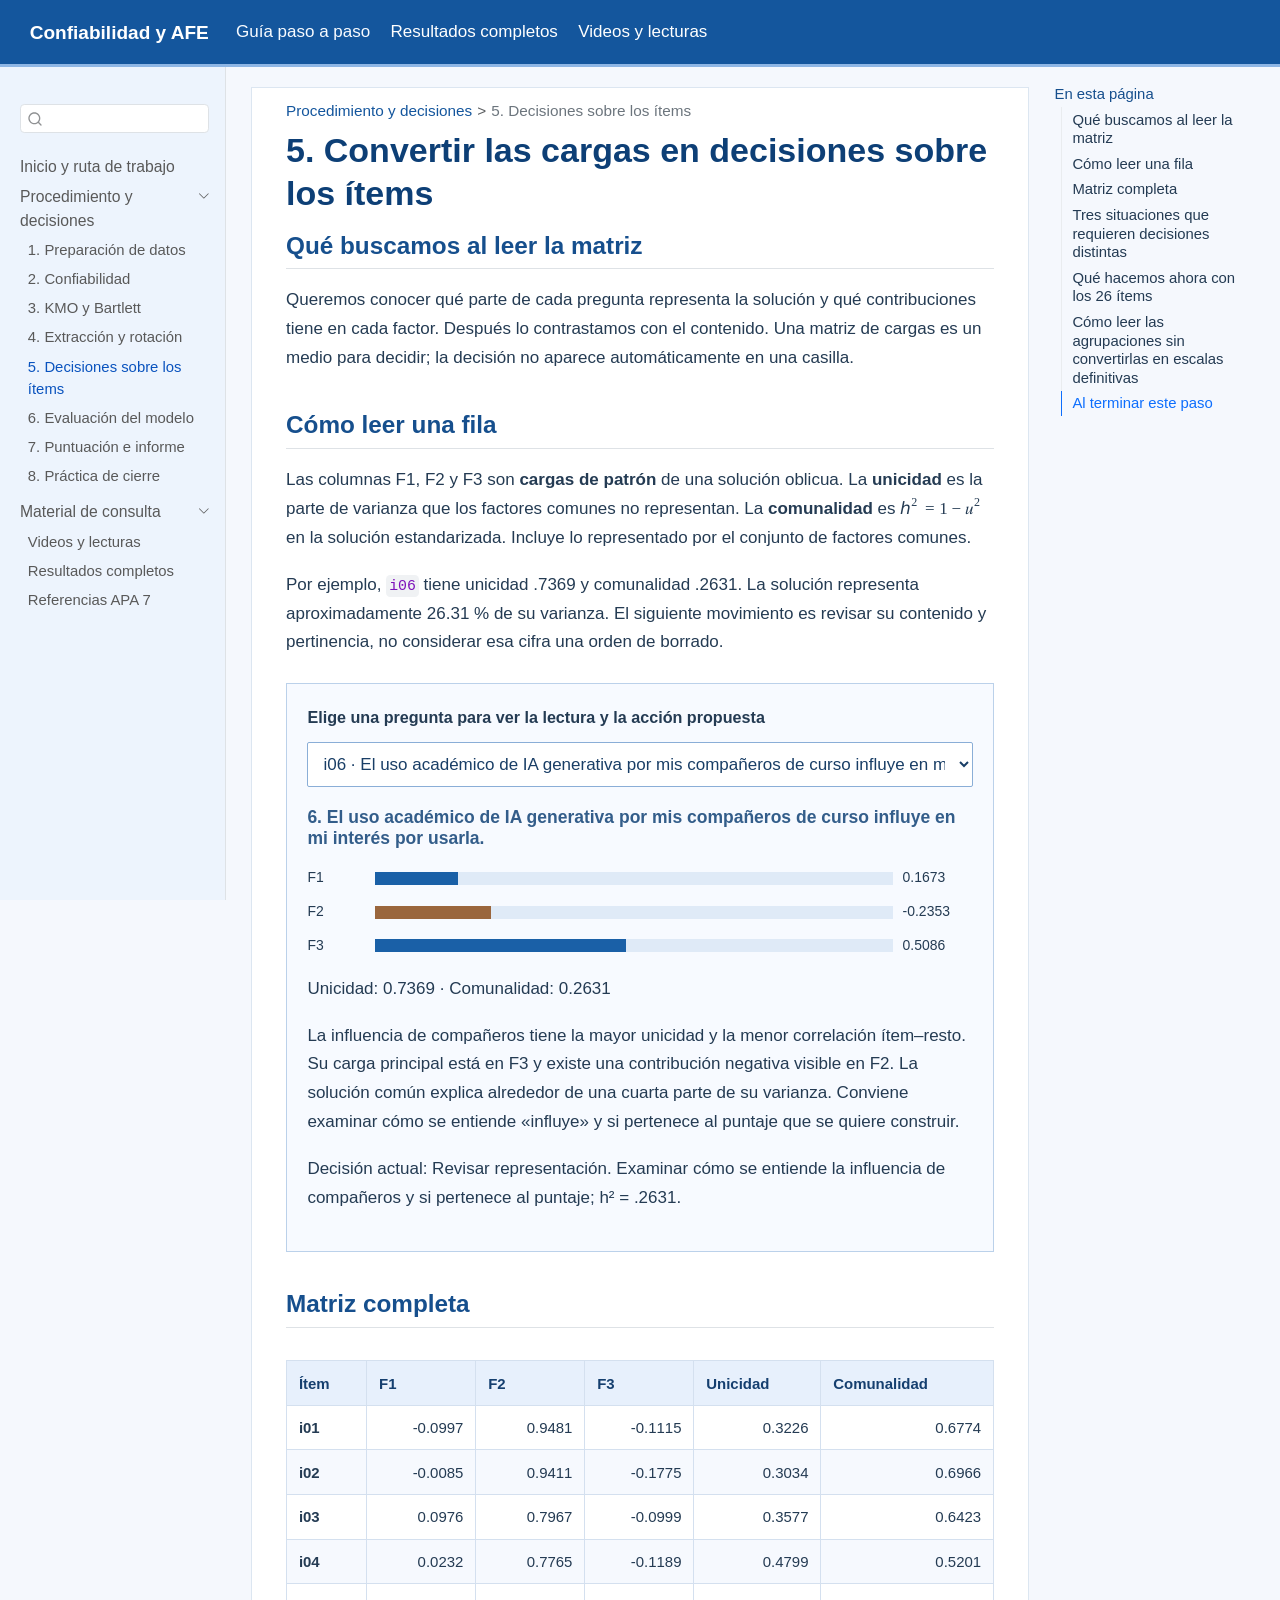
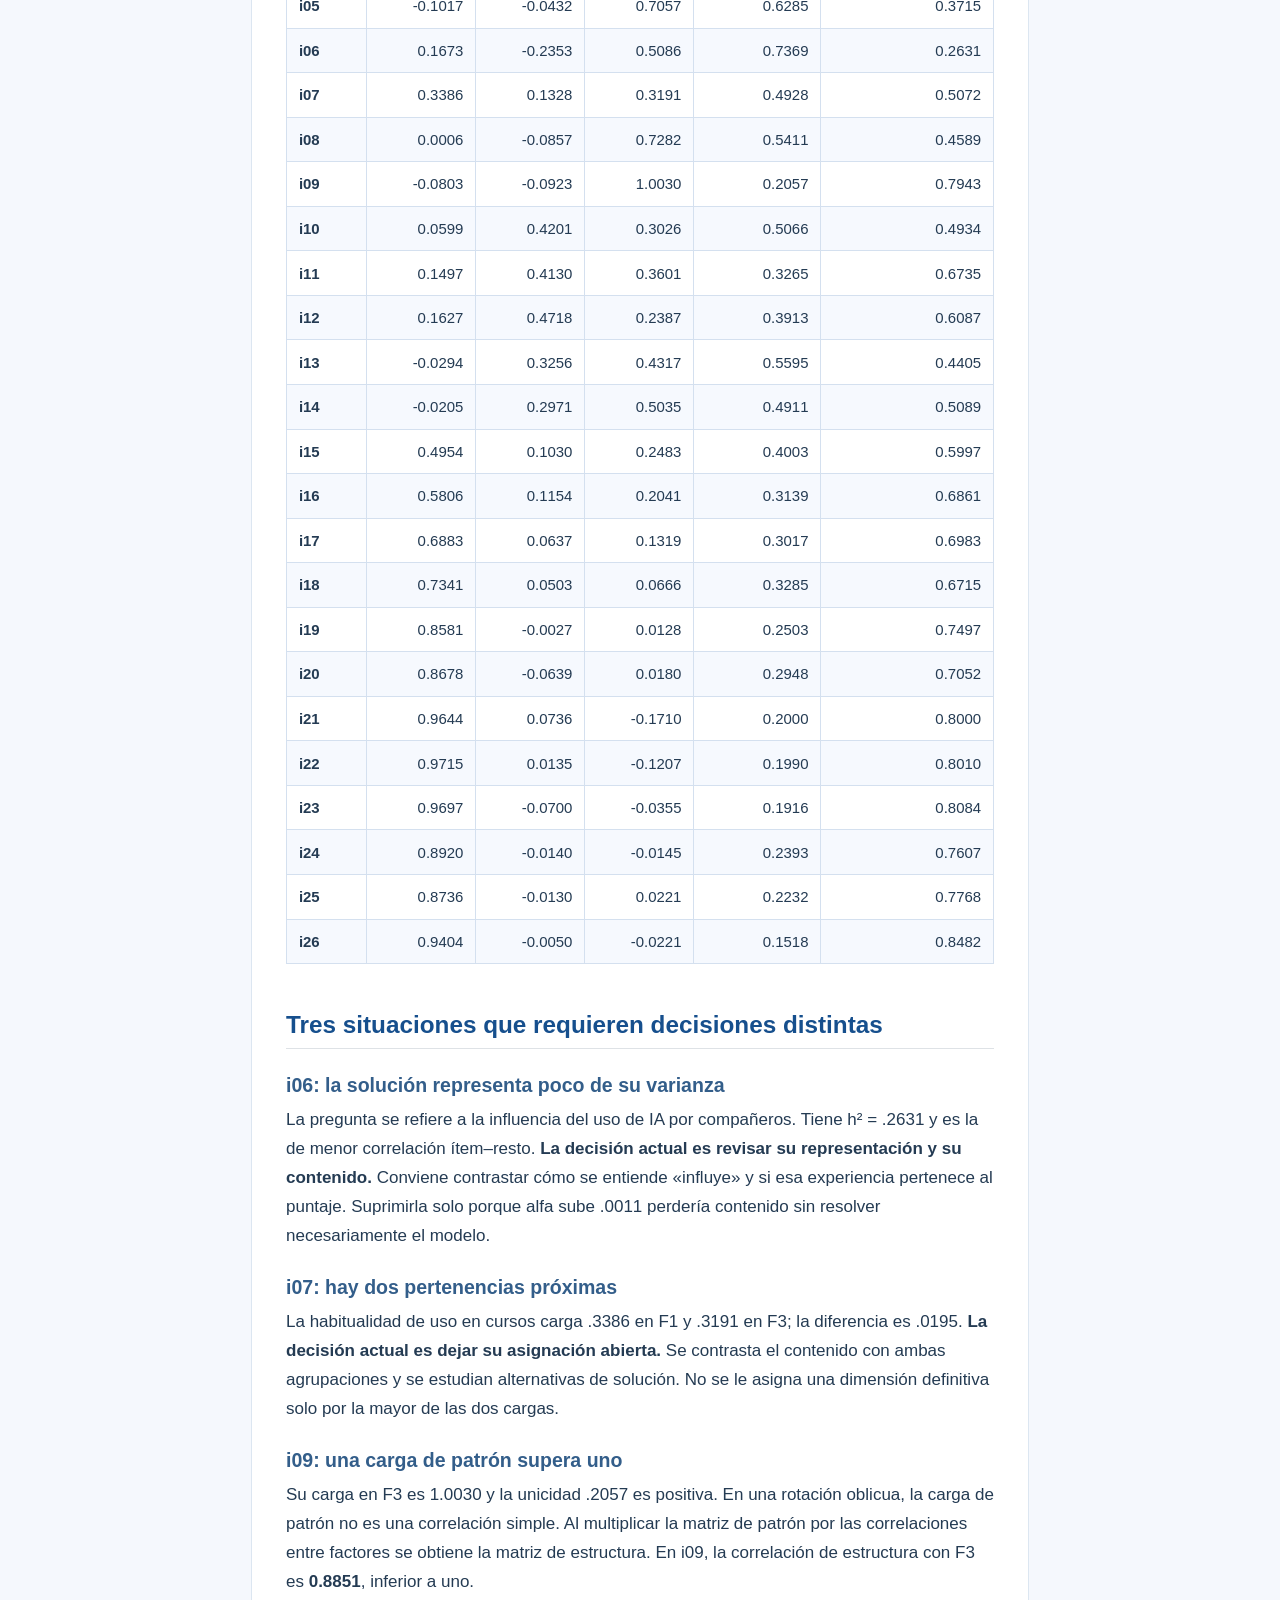
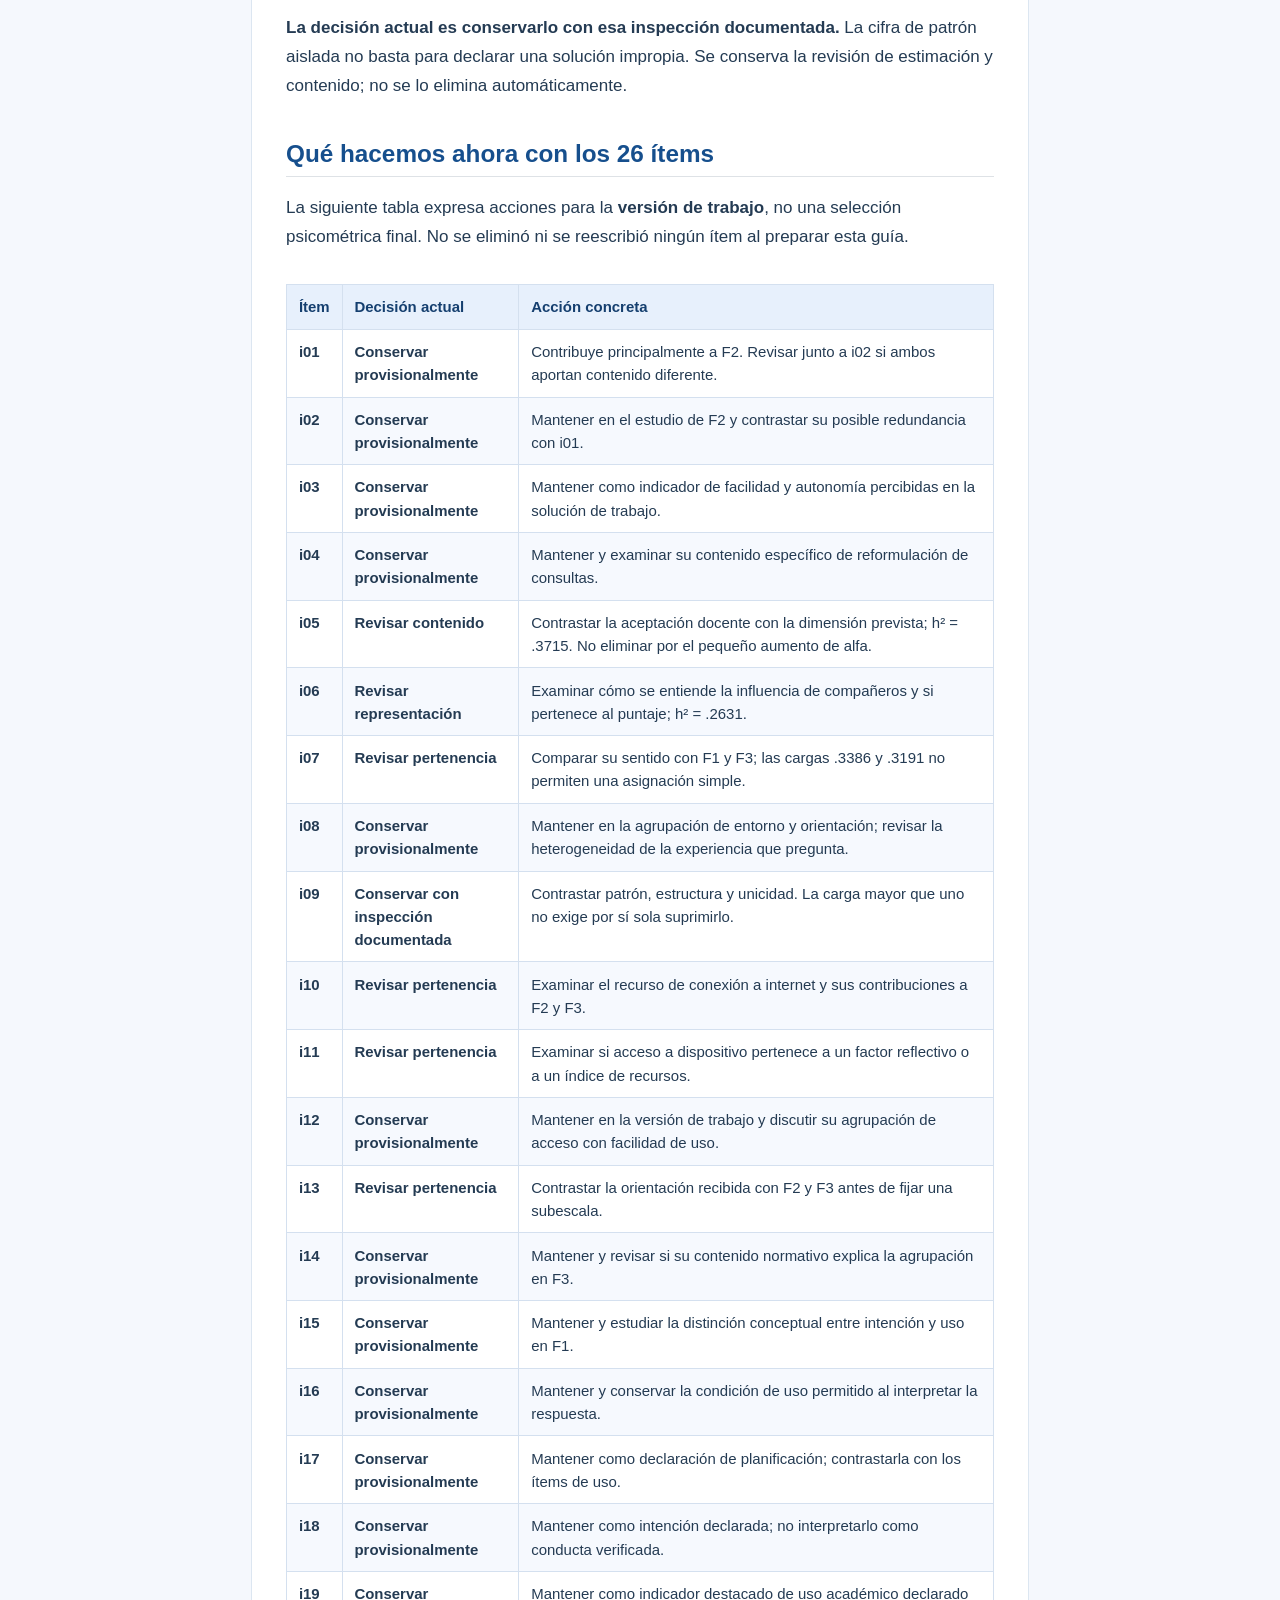
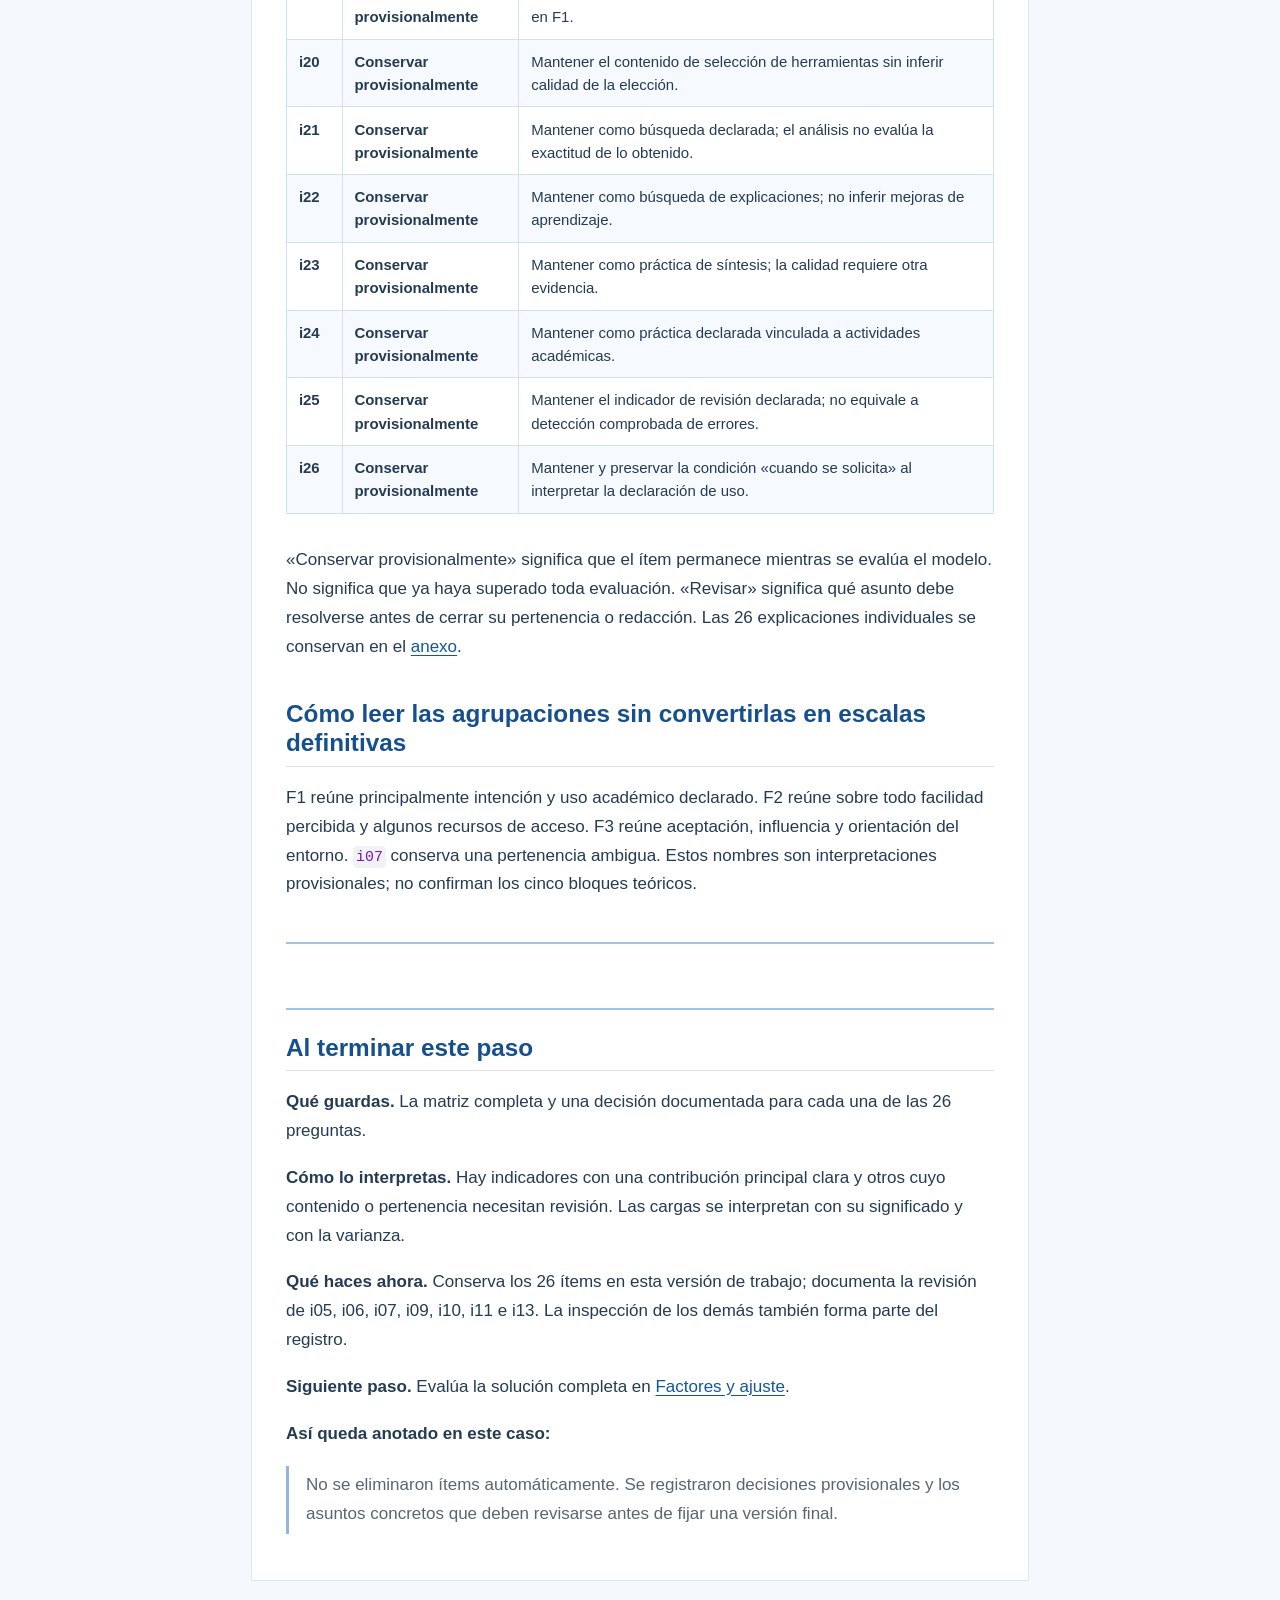
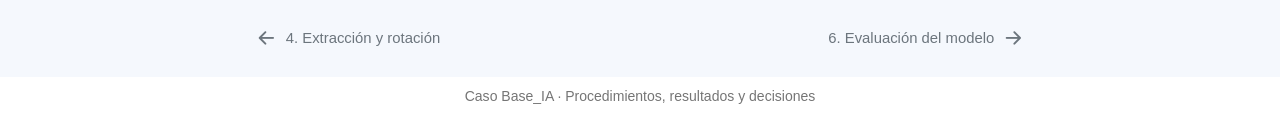
<file: docs/05-decidir-items.html>
<!DOCTYPE html>
<html xmlns="http://www.w3.org/1999/xhtml" lang="es" xml:lang="es"><head>

<meta charset="utf-8">
<meta name="generator" content="quarto-1.10.18">

<meta name="viewport" content="width=device-width, initial-scale=1.0, user-scalable=yes">


<title>5. Convertir las cargas en decisiones sobre los ítems – Confiabilidad y AFE</title>
<style>
/* Default styles provided by pandoc.
** See https://pandoc.org/MANUAL.html#variables-for-html for config info.
*/
span.smallcaps{font-variant: small-caps;}
div.columns{display: flex; gap: 1.5em;}
div.column{flex: auto;}
@media screen {
div.columns{gap: min(4vw, 1.5em);}
div.column{overflow-x: auto;}
}
div.hanging-indent{margin-left: 1.5em; text-indent: -1.5em;}
ul.task-list{list-style: none;}
ul.task-list li input[type="checkbox"] {
  width: 0.8em;
  margin: 0 0.8em 0.2em -1em; /* quarto-specific, see https://github.com/quarto-dev/quarto-cli/issues/4556 */ 
  vertical-align: middle;
}
</style>


<script src="site_libs/quarto-nav/quarto-nav.js"></script>
<script src="site_libs/quarto-nav/headroom.min.js"></script>
<script src="site_libs/clipboard/clipboard.min.js"></script>
<script src="site_libs/quarto-search/autocomplete.umd.js"></script>
<script src="site_libs/quarto-search/fuse.min.js"></script>
<script src="site_libs/quarto-search/quarto-search.js"></script>
<meta name="quarto:offset" content="./">
<link href="./06-evaluar-modelo.html" rel="next">
<link href="./04-construir-solucion.html" rel="prev">
<script src="site_libs/quarto-html/quarto.js" type="module"></script>
<script src="site_libs/quarto-html/tabsets/tabsets.js" type="module"></script>
<script src="site_libs/quarto-html/popper.min.js"></script>
<script src="site_libs/quarto-html/tippy.umd.min.js"></script>
<script src="site_libs/quarto-html/anchor.min.js"></script>
<link href="site_libs/quarto-html/tippy.css" rel="stylesheet">
<link href="site_libs/quarto-html/quarto-syntax-highlighting-64a204ab8560d761af7679ceaba22944.css" rel="stylesheet" id="quarto-text-highlighting-styles">
<script src="site_libs/bootstrap/bootstrap.min.js"></script>
<link href="site_libs/bootstrap/bootstrap-icons.css" rel="stylesheet">
<link href="site_libs/bootstrap/bootstrap-53b8d4779731abdf69e8c6ca44a22a0c.min.css" rel="stylesheet" append-hash="true" id="quarto-bootstrap" data-mode="light">
<script id="quarto-search-options" type="application/json">{
  "location": "sidebar",
  "copy-button": false,
  "collapse-after": 3,
  "panel-placement": "start",
  "type": "textbox",
  "limit": 50,
  "keyboard-shortcut": [
    "f",
    "/",
    "s"
  ],
  "language": {
    "search-no-results-text": "No se han encontrado resultados",
    "search-matching-documents-text": "documentos encontrados",
    "search-copy-link-title": "Copiar el enlace en la búsqueda",
    "search-hide-matches-text": "Ocultar resultados adicionales",
    "search-more-match-text": "resultado adicional en este documento",
    "search-more-matches-text": "resultados adicionales en este documento",
    "search-clear-button-title": "Borrar",
    "search-text-placeholder": "",
    "search-detached-cancel-button-title": "Cancelar",
    "search-submit-button-title": "Enviar",
    "search-label": "Buscar"
  }
}</script>
<style>html{ scroll-behavior: smooth; }</style>


<link rel="stylesheet" href="estilos/sitio.css">
</head>

<body class="nav-sidebar docked nav-fixed quarto-light">

<div id="quarto-search-results"></div>
  <header id="quarto-header" class="headroom fixed-top">
    <nav class="navbar navbar-expand-lg " data-bs-theme="dark">
      <div class="navbar-container container-fluid">
      <div class="navbar-brand-container mx-auto">
    <a class="navbar-brand" href="./index.html">
    <span class="navbar-title">Confiabilidad y AFE</span>
    </a>
  </div>
          <button class="navbar-toggler" type="button" data-bs-toggle="collapse" data-bs-target="#navbarCollapse" aria-controls="navbarCollapse" role="menu" aria-expanded="false" aria-label="Navegación de palanca" onclick="if (window.quartoToggleHeadroom) { window.quartoToggleHeadroom(); }">
  <span class="navbar-toggler-icon"></span>
</button>
          <div class="collapse navbar-collapse" id="navbarCollapse">
            <ul class="navbar-nav navbar-nav-scroll me-auto">
  <li class="nav-item">
    <a class="nav-link active" href="./index.html" aria-current="page"> 
<span class="menu-text">Guía paso a paso</span></a>
  </li>  
  <li class="nav-item">
    <a class="nav-link" href="./resultados.html"> 
<span class="menu-text">Resultados completos</span></a>
  </li>  
  <li class="nav-item">
    <a class="nav-link" href="./recursos.html"> 
<span class="menu-text">Videos y lecturas</span></a>
  </li>  
</ul>
          </div> <!-- /navcollapse -->
            <div class="quarto-navbar-tools">
</div>
      </div> <!-- /container-fluid -->
    </nav>
  <nav class="quarto-secondary-nav">
    <div class="container-fluid d-flex">
      <button type="button" class="quarto-btn-toggle btn" data-bs-toggle="collapse" role="button" data-bs-target=".quarto-sidebar-collapse-item" aria-controls="quarto-sidebar" aria-expanded="false" aria-label="Alternar barra lateral" onclick="if (window.quartoToggleHeadroom) { window.quartoToggleHeadroom(); }">
        <i class="bi bi-layout-text-sidebar-reverse"></i>
      </button>
        <nav class="quarto-page-breadcrumbs" aria-label="breadcrumb"><ol class="breadcrumb"><li class="breadcrumb-item"><a href="./01-preparar.html">Procedimiento y decisiones</a></li><li class="breadcrumb-item"><a href="./05-decidir-items.html">5. Decisiones sobre los ítems</a></li></ol></nav>
        <a class="flex-grow-1" role="navigation" data-bs-toggle="collapse" data-bs-target=".quarto-sidebar-collapse-item" aria-controls="quarto-sidebar" aria-expanded="false" aria-label="Alternar barra lateral" onclick="if (window.quartoToggleHeadroom) { window.quartoToggleHeadroom(); }">      
        </a>
      <button type="button" class="btn quarto-search-button" aria-label="Buscar" onclick="window.quartoOpenSearch();">
        <i class="bi bi-search"></i>
      </button>
    </div>
  </nav>
</header>
<!-- content -->
<div id="quarto-content" class="quarto-container page-columns page-rows-contents page-layout-article page-navbar">
<!-- sidebar -->
  <nav id="quarto-sidebar" class="sidebar collapse collapse-horizontal quarto-sidebar-collapse-item sidebar-navigation docked overflow-auto">
        <div class="mt-2 flex-shrink-0 align-items-center">
        <div class="sidebar-search">
        <div id="quarto-search" class="" title="Buscar"></div>
        </div>
        </div>
    <div class="sidebar-menu-container"> 
    <ul class="list-unstyled mt-1">
        <li class="sidebar-item">
  <div class="sidebar-item-container"> 
  <a href="./index.html" class="sidebar-item-text sidebar-link">
 <span class="menu-text">Inicio y ruta de trabajo</span></a>
  </div>
</li>
        <li class="sidebar-item sidebar-item-section">
      <div class="sidebar-item-container"> 
            <a class="sidebar-item-text sidebar-link text-start" data-bs-toggle="collapse" data-bs-target="#quarto-sidebar-section-1" role="navigation" aria-expanded="true">
 <span class="menu-text">Procedimiento y decisiones</span></a>
          <a class="sidebar-item-toggle text-start" data-bs-toggle="collapse" data-bs-target="#quarto-sidebar-section-1" role="navigation" aria-expanded="true" aria-label="Alternar sección">
            <i class="bi bi-chevron-right ms-2"></i>
          </a> 
      </div>
      <ul id="quarto-sidebar-section-1" class="collapse list-unstyled sidebar-section depth1 show">  
          <li class="sidebar-item">
  <div class="sidebar-item-container"> 
  <a href="./01-preparar.html" class="sidebar-item-text sidebar-link">
 <span class="menu-text">1. Preparación de datos</span></a>
  </div>
</li>
          <li class="sidebar-item">
  <div class="sidebar-item-container"> 
  <a href="./02-confiabilidad.html" class="sidebar-item-text sidebar-link">
 <span class="menu-text">2. Confiabilidad</span></a>
  </div>
</li>
          <li class="sidebar-item">
  <div class="sidebar-item-container"> 
  <a href="./03-comprobar-matriz.html" class="sidebar-item-text sidebar-link">
 <span class="menu-text">3. KMO y Bartlett</span></a>
  </div>
</li>
          <li class="sidebar-item">
  <div class="sidebar-item-container"> 
  <a href="./04-construir-solucion.html" class="sidebar-item-text sidebar-link">
 <span class="menu-text">4. Extracción y rotación</span></a>
  </div>
</li>
          <li class="sidebar-item">
  <div class="sidebar-item-container"> 
  <a href="./05-decidir-items.html" class="sidebar-item-text sidebar-link active">
 <span class="menu-text">5. Decisiones sobre los ítems</span></a>
  </div>
</li>
          <li class="sidebar-item">
  <div class="sidebar-item-container"> 
  <a href="./06-evaluar-modelo.html" class="sidebar-item-text sidebar-link">
 <span class="menu-text">6. Evaluación del modelo</span></a>
  </div>
</li>
          <li class="sidebar-item">
  <div class="sidebar-item-container"> 
  <a href="./07-puntuar-informar.html" class="sidebar-item-text sidebar-link">
 <span class="menu-text">7. Puntuación e informe</span></a>
  </div>
</li>
          <li class="sidebar-item">
  <div class="sidebar-item-container"> 
  <a href="./08-practica.html" class="sidebar-item-text sidebar-link">
 <span class="menu-text">8. Práctica de cierre</span></a>
  </div>
</li>
      </ul>
  </li>
        <li class="sidebar-item sidebar-item-section">
      <div class="sidebar-item-container"> 
            <a class="sidebar-item-text sidebar-link text-start" data-bs-toggle="collapse" data-bs-target="#quarto-sidebar-section-2" role="navigation" aria-expanded="true">
 <span class="menu-text">Material de consulta</span></a>
          <a class="sidebar-item-toggle text-start" data-bs-toggle="collapse" data-bs-target="#quarto-sidebar-section-2" role="navigation" aria-expanded="true" aria-label="Alternar sección">
            <i class="bi bi-chevron-right ms-2"></i>
          </a> 
      </div>
      <ul id="quarto-sidebar-section-2" class="collapse list-unstyled sidebar-section depth1 show">  
          <li class="sidebar-item">
  <div class="sidebar-item-container"> 
  <a href="./recursos.html" class="sidebar-item-text sidebar-link">
 <span class="menu-text">Videos y lecturas</span></a>
  </div>
</li>
          <li class="sidebar-item">
  <div class="sidebar-item-container"> 
  <a href="./resultados.html" class="sidebar-item-text sidebar-link">
 <span class="menu-text">Resultados completos</span></a>
  </div>
</li>
          <li class="sidebar-item">
  <div class="sidebar-item-container"> 
  <a href="./referencias.html" class="sidebar-item-text sidebar-link">
 <span class="menu-text">Referencias APA 7</span></a>
  </div>
</li>
      </ul>
  </li>
    </ul>
    </div>
</nav>
<div id="quarto-sidebar-glass" class="quarto-sidebar-collapse-item" data-bs-toggle="collapse" data-bs-target=".quarto-sidebar-collapse-item"></div>
<!-- margin-sidebar -->
    <div id="quarto-margin-sidebar" class="sidebar margin-sidebar">
        <nav id="TOC" role="doc-toc" class="toc-active">
    <h2 id="toc-title">En esta página</h2>
   
  <ul class="collapse">
  <li><a href="#qué-buscamos-al-leer-la-matriz" id="toc-qué-buscamos-al-leer-la-matriz" class="nav-link active" data-scroll-target="#qué-buscamos-al-leer-la-matriz">Qué buscamos al leer la matriz</a></li>
  <li><a href="#cómo-leer-una-fila" id="toc-cómo-leer-una-fila" class="nav-link" data-scroll-target="#cómo-leer-una-fila">Cómo leer una fila</a></li>
  <li><a href="#matriz-completa" id="toc-matriz-completa" class="nav-link" data-scroll-target="#matriz-completa">Matriz completa</a></li>
  <li><a href="#tres-situaciones-que-requieren-decisiones-distintas" id="toc-tres-situaciones-que-requieren-decisiones-distintas" class="nav-link" data-scroll-target="#tres-situaciones-que-requieren-decisiones-distintas">Tres situaciones que requieren decisiones distintas</a></li>
  <li><a href="#qué-hacemos-ahora-con-los-26-ítems" id="toc-qué-hacemos-ahora-con-los-26-ítems" class="nav-link" data-scroll-target="#qué-hacemos-ahora-con-los-26-ítems">Qué hacemos ahora con los 26 ítems</a></li>
  <li><a href="#cómo-leer-las-agrupaciones-sin-convertirlas-en-escalas-definitivas" id="toc-cómo-leer-las-agrupaciones-sin-convertirlas-en-escalas-definitivas" class="nav-link" data-scroll-target="#cómo-leer-las-agrupaciones-sin-convertirlas-en-escalas-definitivas">Cómo leer las agrupaciones sin convertirlas en escalas definitivas</a></li>
  <li><a href="#al-terminar-este-paso" id="toc-al-terminar-este-paso" class="nav-link" data-scroll-target="#al-terminar-este-paso">Al terminar este paso</a></li>
  </ul>
</nav>
    </div>
<!-- main -->
<main class="content" id="quarto-document-content">

<header id="title-block-header" class="quarto-title-block default"><nav class="quarto-page-breadcrumbs quarto-title-breadcrumbs d-none d-lg-block" aria-label="breadcrumb"><ol class="breadcrumb"><li class="breadcrumb-item"><a href="./01-preparar.html">Procedimiento y decisiones</a></li><li class="breadcrumb-item"><a href="./05-decidir-items.html">5. Decisiones sobre los ítems</a></li></ol></nav>
<div class="quarto-title">
<h1 class="title">5. Convertir las cargas en decisiones sobre los ítems</h1>
</div>



<div class="quarto-title-meta">

    
  
    
  </div>
  


</header>


<section id="qué-buscamos-al-leer-la-matriz" class="level2">
<h2 class="anchored" data-anchor-id="qué-buscamos-al-leer-la-matriz">Qué buscamos al leer la matriz</h2>
<p>Queremos conocer qué parte de cada pregunta representa la solución y qué contribuciones tiene en cada factor. Después lo contrastamos con el contenido. Una matriz de cargas es un medio para decidir; la decisión no aparece automáticamente en una casilla.</p>
</section>
<section id="cómo-leer-una-fila" class="level2">
<h2 class="anchored" data-anchor-id="cómo-leer-una-fila">Cómo leer una fila</h2>
<p>Las columnas F1, F2 y F3 son <strong>cargas de patrón</strong> de una solución oblicua. La <strong>unicidad</strong> es la parte de varianza que los factores comunes no representan. La <strong>comunalidad</strong> es <math display="inline" xmlns="http://www.w3.org/1998/Math/MathML"><semantics><mrow><msup><mi>h</mi><mn>2</mn></msup><mo>=</mo><mn>1</mn><mo>−</mo><msup><mi>u</mi><mn>2</mn></msup></mrow><annotation encoding="application/x-tex">h^2=1-u^2</annotation></semantics></math> en la solución estandarizada. Incluye lo representado por el conjunto de factores comunes.</p>
<p>Por ejemplo, <code>i06</code> tiene unicidad .7369 y comunalidad .2631. La solución representa aproximadamente 26.31 % de su varianza. El siguiente movimiento es revisar su contenido y pertinencia, no considerar esa cifra una orden de borrado.</p>
<section class="explorador"><label for="item-choice">Elige una pregunta para ver la lectura y la acción propuesta</label><select id="item-choice"></select><div id="item-output" aria-live="polite"></div></section>
</section>
<section id="matriz-completa" class="level2">
<h2 class="anchored" data-anchor-id="matriz-completa">Matriz completa</h2>
<div class="tabla-desplazable">
<table class="table numeric matriz">
<thead>
<tr>
<th scope="col">
Ítem
</th>
<th scope="col">
F1
</th>
<th scope="col">
F2
</th>
<th scope="col">
F3
</th>
<th scope="col">
Unicidad
</th>
<th scope="col">
Comunalidad
</th>
</tr>
</thead>
<tbody>
<tr>
<th scope="row">
i01
</th>
<td>
-0.0997
</td>
<td>
0.9481
</td>
<td>
-0.1115
</td>
<td>
0.3226
</td>
<td>
0.6774
</td>
</tr>
<tr>
<th scope="row">
i02
</th>
<td>
-0.0085
</td>
<td>
0.9411
</td>
<td>
-0.1775
</td>
<td>
0.3034
</td>
<td>
0.6966
</td>
</tr>
<tr>
<th scope="row">
i03
</th>
<td>
0.0976
</td>
<td>
0.7967
</td>
<td>
-0.0999
</td>
<td>
0.3577
</td>
<td>
0.6423
</td>
</tr>
<tr>
<th scope="row">
i04
</th>
<td>
0.0232
</td>
<td>
0.7765
</td>
<td>
-0.1189
</td>
<td>
0.4799
</td>
<td>
0.5201
</td>
</tr>
<tr>
<th scope="row">
i05
</th>
<td>
-0.1017
</td>
<td>
-0.0432
</td>
<td>
0.7057
</td>
<td>
0.6285
</td>
<td>
0.3715
</td>
</tr>
<tr>
<th scope="row">
i06
</th>
<td>
0.1673
</td>
<td>
-0.2353
</td>
<td>
0.5086
</td>
<td>
0.7369
</td>
<td>
0.2631
</td>
</tr>
<tr>
<th scope="row">
i07
</th>
<td>
0.3386
</td>
<td>
0.1328
</td>
<td>
0.3191
</td>
<td>
0.4928
</td>
<td>
0.5072
</td>
</tr>
<tr>
<th scope="row">
i08
</th>
<td>
0.0006
</td>
<td>
-0.0857
</td>
<td>
0.7282
</td>
<td>
0.5411
</td>
<td>
0.4589
</td>
</tr>
<tr>
<th scope="row">
i09
</th>
<td>
-0.0803
</td>
<td>
-0.0923
</td>
<td>
1.0030
</td>
<td>
0.2057
</td>
<td>
0.7943
</td>
</tr>
<tr>
<th scope="row">
i10
</th>
<td>
0.0599
</td>
<td>
0.4201
</td>
<td>
0.3026
</td>
<td>
0.5066
</td>
<td>
0.4934
</td>
</tr>
<tr>
<th scope="row">
i11
</th>
<td>
0.1497
</td>
<td>
0.4130
</td>
<td>
0.3601
</td>
<td>
0.3265
</td>
<td>
0.6735
</td>
</tr>
<tr>
<th scope="row">
i12
</th>
<td>
0.1627
</td>
<td>
0.4718
</td>
<td>
0.2387
</td>
<td>
0.3913
</td>
<td>
0.6087
</td>
</tr>
<tr>
<th scope="row">
i13
</th>
<td>
-0.0294
</td>
<td>
0.3256
</td>
<td>
0.4317
</td>
<td>
0.5595
</td>
<td>
0.4405
</td>
</tr>
<tr>
<th scope="row">
i14
</th>
<td>
-0.0205
</td>
<td>
0.2971
</td>
<td>
0.5035
</td>
<td>
0.4911
</td>
<td>
0.5089
</td>
</tr>
<tr>
<th scope="row">
i15
</th>
<td>
0.4954
</td>
<td>
0.1030
</td>
<td>
0.2483
</td>
<td>
0.4003
</td>
<td>
0.5997
</td>
</tr>
<tr>
<th scope="row">
i16
</th>
<td>
0.5806
</td>
<td>
0.1154
</td>
<td>
0.2041
</td>
<td>
0.3139
</td>
<td>
0.6861
</td>
</tr>
<tr>
<th scope="row">
i17
</th>
<td>
0.6883
</td>
<td>
0.0637
</td>
<td>
0.1319
</td>
<td>
0.3017
</td>
<td>
0.6983
</td>
</tr>
<tr>
<th scope="row">
i18
</th>
<td>
0.7341
</td>
<td>
0.0503
</td>
<td>
0.0666
</td>
<td>
0.3285
</td>
<td>
0.6715
</td>
</tr>
<tr>
<th scope="row">
i19
</th>
<td>
0.8581
</td>
<td>
-0.0027
</td>
<td>
0.0128
</td>
<td>
0.2503
</td>
<td>
0.7497
</td>
</tr>
<tr>
<th scope="row">
i20
</th>
<td>
0.8678
</td>
<td>
-0.0639
</td>
<td>
0.0180
</td>
<td>
0.2948
</td>
<td>
0.7052
</td>
</tr>
<tr>
<th scope="row">
i21
</th>
<td>
0.9644
</td>
<td>
0.0736
</td>
<td>
-0.1710
</td>
<td>
0.2000
</td>
<td>
0.8000
</td>
</tr>
<tr>
<th scope="row">
i22
</th>
<td>
0.9715
</td>
<td>
0.0135
</td>
<td>
-0.1207
</td>
<td>
0.1990
</td>
<td>
0.8010
</td>
</tr>
<tr>
<th scope="row">
i23
</th>
<td>
0.9697
</td>
<td>
-0.0700
</td>
<td>
-0.0355
</td>
<td>
0.1916
</td>
<td>
0.8084
</td>
</tr>
<tr>
<th scope="row">
i24
</th>
<td>
0.8920
</td>
<td>
-0.0140
</td>
<td>
-0.0145
</td>
<td>
0.2393
</td>
<td>
0.7607
</td>
</tr>
<tr>
<th scope="row">
i25
</th>
<td>
0.8736
</td>
<td>
-0.0130
</td>
<td>
0.0221
</td>
<td>
0.2232
</td>
<td>
0.7768
</td>
</tr>
<tr>
<th scope="row">
i26
</th>
<td>
0.9404
</td>
<td>
-0.0050
</td>
<td>
-0.0221
</td>
<td>
0.1518
</td>
<td>
0.8482
</td>
</tr>
</tbody>
</table>
</div>
</section>
<section id="tres-situaciones-que-requieren-decisiones-distintas" class="level2">
<h2 class="anchored" data-anchor-id="tres-situaciones-que-requieren-decisiones-distintas">Tres situaciones que requieren decisiones distintas</h2>
<section id="i06-la-solución-representa-poco-de-su-varianza" class="level3">
<h3 class="anchored" data-anchor-id="i06-la-solución-representa-poco-de-su-varianza">i06: la solución representa poco de su varianza</h3>
<p>La pregunta se refiere a la influencia del uso de IA por compañeros. Tiene h² = .2631 y es la de menor correlación ítem–resto. <strong>La decisión actual es revisar su representación y su contenido.</strong> Conviene contrastar cómo se entiende «influye» y si esa experiencia pertenece al puntaje. Suprimirla solo porque alfa sube .0011 perdería contenido sin resolver necesariamente el modelo.</p>
</section>
<section id="i07-hay-dos-pertenencias-próximas" class="level3">
<h3 class="anchored" data-anchor-id="i07-hay-dos-pertenencias-próximas">i07: hay dos pertenencias próximas</h3>
<p>La habitualidad de uso en cursos carga .3386 en F1 y .3191 en F3; la diferencia es .0195. <strong>La decisión actual es dejar su asignación abierta.</strong> Se contrasta el contenido con ambas agrupaciones y se estudian alternativas de solución. No se le asigna una dimensión definitiva solo por la mayor de las dos cargas.</p>
</section>
<section id="i09-una-carga-de-patrón-supera-uno" class="level3">
<h3 class="anchored" data-anchor-id="i09-una-carga-de-patrón-supera-uno">i09: una carga de patrón supera uno</h3>
<p>Su carga en F3 es 1.0030 y la unicidad .2057 es positiva. En una rotación oblicua, la carga de patrón no es una correlación simple. Al multiplicar la matriz de patrón por las correlaciones entre factores se obtiene la matriz de estructura. En i09, la correlación de estructura con F3 es <strong>0.8851</strong>, inferior a uno.</p>
<p><strong>La decisión actual es conservarlo con esa inspección documentada.</strong> La cifra de patrón aislada no basta para declarar una solución impropia. Se conserva la revisión de estimación y contenido; no se lo elimina automáticamente.</p>
</section>
</section>
<section id="qué-hacemos-ahora-con-los-26-ítems" class="level2">
<h2 class="anchored" data-anchor-id="qué-hacemos-ahora-con-los-26-ítems">Qué hacemos ahora con los 26 ítems</h2>
<p>La siguiente tabla expresa acciones para la <strong>versión de trabajo</strong>, no una selección psicométrica final. No se eliminó ni se reescribió ningún ítem al preparar esta guía.</p>
<div class="tabla-desplazable">
<table class="table decisiones-items">
<thead>
<tr>
<th scope="col">
Ítem
</th>
<th scope="col">
Decisión actual
</th>
<th scope="col">
Acción concreta
</th>
</tr>
</thead>
<tbody>
<tr>
<th scope="row">
i01
</th>
<td>
Conservar provisionalmente
</td>
<td>
Contribuye principalmente a F2. Revisar junto a i02 si ambos aportan contenido diferente.
</td>
</tr>
<tr>
<th scope="row">
i02
</th>
<td>
Conservar provisionalmente
</td>
<td>
Mantener en el estudio de F2 y contrastar su posible redundancia con i01.
</td>
</tr>
<tr>
<th scope="row">
i03
</th>
<td>
Conservar provisionalmente
</td>
<td>
Mantener como indicador de facilidad y autonomía percibidas en la solución de trabajo.
</td>
</tr>
<tr>
<th scope="row">
i04
</th>
<td>
Conservar provisionalmente
</td>
<td>
Mantener y examinar su contenido específico de reformulación de consultas.
</td>
</tr>
<tr>
<th scope="row">
i05
</th>
<td>
Revisar contenido
</td>
<td>
Contrastar la aceptación docente con la dimensión prevista; h² = .3715. No eliminar por el pequeño aumento de alfa.
</td>
</tr>
<tr>
<th scope="row">
i06
</th>
<td>
Revisar representación
</td>
<td>
Examinar cómo se entiende la influencia de compañeros y si pertenece al puntaje; h² = .2631.
</td>
</tr>
<tr>
<th scope="row">
i07
</th>
<td>
Revisar pertenencia
</td>
<td>
Comparar su sentido con F1 y F3; las cargas .3386 y .3191 no permiten una asignación simple.
</td>
</tr>
<tr>
<th scope="row">
i08
</th>
<td>
Conservar provisionalmente
</td>
<td>
Mantener en la agrupación de entorno y orientación; revisar la heterogeneidad de la experiencia que pregunta.
</td>
</tr>
<tr>
<th scope="row">
i09
</th>
<td>
Conservar con inspección documentada
</td>
<td>
Contrastar patrón, estructura y unicidad. La carga mayor que uno no exige por sí sola suprimirlo.
</td>
</tr>
<tr>
<th scope="row">
i10
</th>
<td>
Revisar pertenencia
</td>
<td>
Examinar el recurso de conexión a internet y sus contribuciones a F2 y F3.
</td>
</tr>
<tr>
<th scope="row">
i11
</th>
<td>
Revisar pertenencia
</td>
<td>
Examinar si acceso a dispositivo pertenece a un factor reflectivo o a un índice de recursos.
</td>
</tr>
<tr>
<th scope="row">
i12
</th>
<td>
Conservar provisionalmente
</td>
<td>
Mantener en la versión de trabajo y discutir su agrupación de acceso con facilidad de uso.
</td>
</tr>
<tr>
<th scope="row">
i13
</th>
<td>
Revisar pertenencia
</td>
<td>
Contrastar la orientación recibida con F2 y F3 antes de fijar una subescala.
</td>
</tr>
<tr>
<th scope="row">
i14
</th>
<td>
Conservar provisionalmente
</td>
<td>
Mantener y revisar si su contenido normativo explica la agrupación en F3.
</td>
</tr>
<tr>
<th scope="row">
i15
</th>
<td>
Conservar provisionalmente
</td>
<td>
Mantener y estudiar la distinción conceptual entre intención y uso en F1.
</td>
</tr>
<tr>
<th scope="row">
i16
</th>
<td>
Conservar provisionalmente
</td>
<td>
Mantener y conservar la condición de uso permitido al interpretar la respuesta.
</td>
</tr>
<tr>
<th scope="row">
i17
</th>
<td>
Conservar provisionalmente
</td>
<td>
Mantener como declaración de planificación; contrastarla con los ítems de uso.
</td>
</tr>
<tr>
<th scope="row">
i18
</th>
<td>
Conservar provisionalmente
</td>
<td>
Mantener como intención declarada; no interpretarlo como conducta verificada.
</td>
</tr>
<tr>
<th scope="row">
i19
</th>
<td>
Conservar provisionalmente
</td>
<td>
Mantener como indicador destacado de uso académico declarado en F1.
</td>
</tr>
<tr>
<th scope="row">
i20
</th>
<td>
Conservar provisionalmente
</td>
<td>
Mantener el contenido de selección de herramientas sin inferir calidad de la elección.
</td>
</tr>
<tr>
<th scope="row">
i21
</th>
<td>
Conservar provisionalmente
</td>
<td>
Mantener como búsqueda declarada; el análisis no evalúa la exactitud de lo obtenido.
</td>
</tr>
<tr>
<th scope="row">
i22
</th>
<td>
Conservar provisionalmente
</td>
<td>
Mantener como búsqueda de explicaciones; no inferir mejoras de aprendizaje.
</td>
</tr>
<tr>
<th scope="row">
i23
</th>
<td>
Conservar provisionalmente
</td>
<td>
Mantener como práctica de síntesis; la calidad requiere otra evidencia.
</td>
</tr>
<tr>
<th scope="row">
i24
</th>
<td>
Conservar provisionalmente
</td>
<td>
Mantener como práctica declarada vinculada a actividades académicas.
</td>
</tr>
<tr>
<th scope="row">
i25
</th>
<td>
Conservar provisionalmente
</td>
<td>
Mantener el indicador de revisión declarada; no equivale a detección comprobada de errores.
</td>
</tr>
<tr>
<th scope="row">
i26
</th>
<td>
Conservar provisionalmente
</td>
<td>
Mantener y preservar la condición «cuando se solicita» al interpretar la declaración de uso.
</td>
</tr>
</tbody>
</table>
</div>
<p>«Conservar provisionalmente» significa que el ítem permanece mientras se evalúa el modelo. No significa que ya haya superado toda evaluación. «Revisar» significa qué asunto debe resolverse antes de cerrar su pertenencia o redacción. Las 26 explicaciones individuales se conservan en el <a href="./resultados.html#lectura-individual">anexo</a>.</p>
</section>
<section id="cómo-leer-las-agrupaciones-sin-convertirlas-en-escalas-definitivas" class="level2">
<h2 class="anchored" data-anchor-id="cómo-leer-las-agrupaciones-sin-convertirlas-en-escalas-definitivas">Cómo leer las agrupaciones sin convertirlas en escalas definitivas</h2>
<p>F1 reúne principalmente intención y uso académico declarado. F2 reúne sobre todo facilidad percibida y algunos recursos de acceso. F3 reúne aceptación, influencia y orientación del entorno. <code>i07</code> conserva una pertenencia ambigua. Estos nombres son interpretaciones provisionales; no confirman los cinco bloques teóricos.</p>
</section>
<section id="al-terminar-este-paso" class="level2 cierre">
<h2 class="cierre anchored" data-anchor-id="al-terminar-este-paso">Al terminar este paso</h2>
<p><strong>Qué guardas.</strong> La matriz completa y una decisión documentada para cada una de las 26 preguntas.</p>
<p><strong>Cómo lo interpretas.</strong> Hay indicadores con una contribución principal clara y otros cuyo contenido o pertenencia necesitan revisión. Las cargas se interpretan con su significado y con la varianza.</p>
<p><strong>Qué haces ahora.</strong> Conserva los 26 ítems en esta versión de trabajo; documenta la revisión de i05, i06, i07, i09, i10, i11 e i13. La inspección de los demás también forma parte del registro.</p>
<p><strong>Siguiente paso.</strong> Evalúa la solución completa en <a href="./06-evaluar-modelo.html">Factores y ajuste</a>.</p>
<p><strong>Así queda anotado en este caso:</strong></p>
<blockquote class="blockquote">
<p>No se eliminaron ítems automáticamente. Se registraron decisiones provisionales y los asuntos concretos que deben revisarse antes de fijar una versión final.</p>
</blockquote>
<script type="application/json" id="datos-items">[{"item": "i01", "text": "1. Me resulta claro cómo escribir instrucciones a la IA generativa para realizar actividades de mis cursos.", "loads": [-0.09968875696876063, 0.9480648138961162, -0.1114709294842666], "u": 0.322590319832718, "h": 0.677409680167282, "note": "La formulación de instrucciones se concentra en F2. Las dos cargas secundarias son pequeñas y negativas; no indican que haya que invertir la respuesta. La comunalidad muestra que la solución representa una parte considerable de su variación, mientras que la correlación ítem–resto describe su relación con un total más amplio y multidimensional.", "decision": "Conservar provisionalmente", "action": "Contribuye principalmente a F2. Revisar junto a i02 si ambos aportan contenido diferente."}, {"item": "i02", "text": "2. Me resulta sencillo formular instrucciones para obtener respuestas útiles de la IA generativa en mis actividades académicas.", "loads": [-0.008456113345801175, 0.9410913235261313, -0.1774683971211414], "u": 0.3034322464561398, "h": 0.6965677535438602, "note": "La facilidad para formular instrucciones vuelve a definir F2. Su proximidad de contenido con i01 y sus cargas altas aconsejan revisar si ambos cubren aspectos distintos o repiten la misma experiencia. Una carga alta es útil para describir la agrupación, pero no resuelve la redundancia de contenido.", "decision": "Conservar provisionalmente", "action": "Mantener en el estudio de F2 y contrastar su posible redundancia con i01."}, {"item": "i03", "text": "3. Puedo usar herramientas de IA generativa en mis actividades académicas sin ayuda constante de otras personas.", "loads": [0.09763852873706783, 0.7967114851902777, -0.09990364242198177], "u": 0.3576989221695469, "h": 0.6423010778304531, "note": "El uso sin ayuda constante se asocia principalmente con F2. Comparado con i01–i02, conserva una carga algo menor y una contribución secundaria positiva pequeña en F1. Es compatible con la agrupación de facilidad y autonomía percibidas, todavía como interpretación provisional.", "decision": "Conservar provisionalmente", "action": "Mantener como indicador de facilidad y autonomía percibidas en la solución de trabajo."}, {"item": "i04", "text": "4. Cuando una respuesta de la IA generativa no me sirve para una actividad académica, puedo reformular la consulta con poco esfuerzo.", "loads": [0.02320390595724377, 0.7764555918214799, -0.1189345952321497], "u": 0.4798819491728886, "h": 0.5201180508271114, "note": "Reformular una consulta con poco esfuerzo pertenece principalmente a F2. Casi la mitad de su varianza queda como unicidad. El ítem puede captar una destreza más específica que los enunciados sobre claridad o sencillez de las instrucciones; esa diferencia se debe discutir antes de buscar únicamente cargas más altas.", "decision": "Conservar provisionalmente", "action": "Mantener y examinar su contenido específico de reformulación de consultas."}, {"item": "i05", "text": "5. Mis docentes aceptan el uso de IA generativa como apoyo académico cuando sigo las indicaciones de sus cursos.", "loads": [-0.1016623340971171, -0.04324874887755664, 0.7057496448521733], "u": 0.6285007507349014, "h": 0.3714992492650986, "note": "La aceptación docente se asocia con F3 y presenta la segunda comunalidad más baja del conjunto. Tiene el menor MSA, aunque sigue siendo favorable para factorización. El alfa global subiría levemente si se retirara; eso no justifica perder automáticamente el contenido de aceptación docente.", "decision": "Revisar contenido", "action": "Contrastar la aceptación docente con la dimensión prevista; h² = .3715. No eliminar por el pequeño aumento de alfa."}, {"item": "i06", "text": "6. El uso académico de IA generativa por mis compañeros de curso influye en mi interés por usarla.", "loads": [0.1673186406615328, -0.2353108780178844, 0.5086348633305264], "u": 0.7369171531996107, "h": 0.2630828468003893, "note": "La influencia de compañeros tiene la mayor unicidad y la menor correlación ítem–resto. Su carga principal está en F3 y existe una contribución negativa visible en F2. La solución común explica alrededor de una cuarta parte de su varianza. Conviene examinar cómo se entiende «influye» y si pertenece al puntaje que se quiere construir.", "decision": "Revisar representación", "action": "Examinar cómo se entiende la influencia de compañeros y si pertenece al puntaje; h² = .2631."}, {"item": "i07", "text": "7. En mis cursos virtuales, el uso de IA generativa como apoyo académico es habitual entre los estudiantes.", "loads": [0.3386197803798274, 0.1327528370363593, 0.3191094592314232], "u": 0.4927618485428488, "h": 0.5072381514571512, "note": "La habitualidad del uso entre estudiantes presenta dos cargas próximas, en F1 y F3. La diferencia entre ellas es .0195. Su correlación con el resto del total es positiva y relativamente alta, pero esa asociación global no le da una pertenencia factorial clara. Es un ejemplo de por qué ambos diagnósticos deben leerse juntos.", "decision": "Revisar pertenencia", "action": "Comparar su sentido con F1 y F3; las cargas .3386 y .3191 no permiten una asignación simple."}, {"item": "i08", "text": "8. He recibido recomendaciones de docentes o compañeros de mi carrera sobre cómo usar IA generativa para apoyar mi aprendizaje.", "loads": [0.0005559068151544356, -0.08565510817853332, 0.7282263946728853], "u": 0.5410932473538272, "h": 0.4589067526461728, "note": "Recibir recomendaciones se concentra en F3. Su dispersión es la mayor entre los ítems de esta tabla y la unicidad supera .50. Puede recoger una experiencia de orientación que varía entre estudiantes. Esa heterogeneidad descriptiva no equivale a error de medición por sí sola.", "decision": "Conservar provisionalmente", "action": "Mantener en la agrupación de entorno y orientación; revisar la heterogeneidad de la experiencia que pregunta."}, {"item": "i09", "text": "9. Percibo que mi universidad acepta el uso académico de IA generativa cuando se siguen sus indicaciones institucionales.", "loads": [-0.08025612490177819, -0.0923403641729804, 1.002957562294952], "u": 0.205700456230528, "h": 0.794299543769472, "note": "La percepción de aceptación universitaria muestra una carga de patrón de 1.0030 en F3. Al ser una rotación oblicua, esa cifra no es una correlación simple. La unicidad es positiva y la comunalidad es .7943. Hay que revisar la matriz completa y las correlaciones factoriales; la cifra aislada no basta para declarar un caso Heywood.", "decision": "Conservar con inspección documentada", "action": "Contrastar patrón, estructura y unicidad. La carga mayor que uno no exige por sí sola suprimirlo."}, {"item": "i10", "text": "10. Desde el lugar donde recibo mis clases virtuales, cuento con una conexión estable a internet para usar IA generativa.", "loads": [0.05986969570060599, 0.4201034838661025, 0.3025835647282733], "u": 0.5065923537220081, "h": 0.493407646277992, "note": "La conexión estable a internet participa en F2 y F3. El contenido describe un recurso de acceso, mientras que los ítems más destacados de F2 se refieren a facilidad de uso. Esta mezcla exige decidir si se pretende medir una dimensión reflectiva o construir un índice de condiciones materiales.", "decision": "Revisar pertenencia", "action": "Examinar el recurso de conexión a internet y sus contribuciones a F2 y F3."}, {"item": "i11", "text": "11. Tengo acceso a un dispositivo que me permite usar IA generativa en mis actividades académicas.", "loads": [0.1497025125453981, 0.4130116332043353, 0.360093507642366], "u": 0.3264574141444118, "h": 0.6735425858555882, "note": "El acceso a un dispositivo también tiene contribuciones en F2 y F3. Su correlación ítem–resto es alta, pero no aparece como un indicador exclusivo de un factor separado de condiciones. Una asociación alta con el total no corrige esa ambigüedad conceptual.", "decision": "Revisar pertenencia", "action": "Examinar si acceso a dispositivo pertenece a un factor reflectivo o a un índice de recursos."}, {"item": "i12", "text": "12. Tengo acceso a herramientas de IA generativa gratuitas o de un costo que puedo cubrir para mis actividades académicas.", "loads": [0.1627152079238579, 0.4718291242513159, 0.2386636359249251], "u": 0.3912901188783647, "h": 0.6087098811216353, "note": "La disponibilidad económica o gratuita de herramientas carga principalmente en F2 y secundariamente en F3. La solución representa cerca del 61 % de su varianza. El resultado sugiere revisar la relación entre acceso y facilidad percibida, sin concluir que ambos sean el mismo concepto.", "decision": "Conservar provisionalmente", "action": "Mantener en la versión de trabajo y discutir su agrupación de acceso con facilidad de uso."}, {"item": "i13", "text": "13. Tengo acceso a orientación para aprender a usar IA generativa en las actividades de mis cursos.", "loads": [-0.02940241141083309, 0.3256264467134282, 0.4317157315304158], "u": 0.5595316566643516, "h": 0.4404683433356485, "note": "El acceso a orientación se distribuye entre F3 y F2. Las cargas son suficientemente próximas para que el contenido tenga peso en la decisión de pertenencia. Su ubicación junto a aceptación y recomendaciones es comprensible como hipótesis, pero no confirma una subescala definitiva.", "decision": "Revisar pertenencia", "action": "Contrastar la orientación recibida con F2 y F3 antes de fijar una subescala."}, {"item": "i14", "text": "14. Las indicaciones de mis docentes sobre el uso permitido de IA generativa en sus cursos son claras para mí.", "loads": [-0.02050826282409388, 0.2971007811874025, 0.5034749044669908], "u": 0.4910566724744279, "h": 0.5089433275255721, "note": "La claridad de las indicaciones docentes se relaciona sobre todo con F3 y también con F2. Puede reflejar simultáneamente normas del entorno y facilidad para actuar con ellas. No se debe interpretar su carga secundaria como un error que obligue a eliminarlo.", "decision": "Conservar provisionalmente", "action": "Mantener y revisar si su contenido normativo explica la agrupación en F3."}, {"item": "i15", "text": "15. Tengo intención de seguir usando IA generativa como apoyo académico en mis cursos virtuales.", "loads": [0.4954105715981711, 0.1029791318949923, 0.248348257330353], "u": 0.4003309870504969, "h": 0.5996690129495031, "note": "La intención de seguir usando IA carga principalmente en F1 y secundariamente en F3. El bloque teórico de intención comparte aquí dimensión con el uso declarado. El hallazgo obliga a justificar si conviene distinguir ambos puntajes en vez de dar por confirmada su separación.", "decision": "Conservar provisionalmente", "action": "Mantener y estudiar la distinción conceptual entre intención y uso en F1."}, {"item": "i16", "text": "16. Es probable que use IA generativa en nuevas actividades de mis cursos cuando las instrucciones permitan su uso.", "loads": [0.5806433977345498, 0.1153751590254263, 0.2040907232957652], "u": 0.3139206417758987, "h": 0.6860793582241013, "note": "La probabilidad de uso en nuevas actividades también se concentra en F1, con una contribución secundaria menor en F3. Su correlación ítem–resto es alta. La formulación condicional «cuando las instrucciones permitan su uso» ayuda a discutir por qué puede relacionarse con el entorno normativo.", "decision": "Conservar provisionalmente", "action": "Mantener y conservar la condición de uso permitido al interpretar la respuesta."}, {"item": "i17", "text": "17. Planeo incorporar la IA generativa como apoyo para aprender los contenidos de mis cursos.", "loads": [0.6883119339687491, 0.06372346660550823, 0.1319436830431263], "u": 0.3016763624451567, "h": 0.6983236375548433, "note": "Planear incorporar IA para aprender presenta una carga principal clara en F1. Las contribuciones secundarias son pequeñas. Apoya la agrupación exploratoria de intención y uso, aunque todavía hace falta distinguir un plan de conducta de la conducta efectivamente declarada.", "decision": "Conservar provisionalmente", "action": "Mantener como declaración de planificación; contrastarla con los ítems de uso."}, {"item": "i18", "text": "18. Tengo intención de usar la IA generativa como apoyo, sin sustituir con sus respuestas el trabajo académico que me corresponde elaborar.", "loads": [0.7341233211479247, 0.05031349659230092, 0.06659812816921433], "u": 0.3285208713902564, "h": 0.6714791286097436, "note": "La intención de usar IA sin sustituir el trabajo propio se ubica principalmente en F1. La agrupación estadística no demuestra que ese límite se cumpla en la práctica. El dato es una declaración de intención y debe interpretarse como tal.", "decision": "Conservar provisionalmente", "action": "Mantener como intención declarada; no interpretarlo como conducta verificada."}, {"item": "i19", "text": "19. Uso IA generativa para apoyar las actividades académicas de mis cursos virtuales.", "loads": [0.8581389773501578, -0.00266365512128589, 0.01278017630083842], "u": 0.2503342725423917, "h": 0.7496657274576083, "note": "El uso académico general tiene una carga principal alta en F1 y cargas secundarias cercanas a cero. La comunalidad es aproximadamente .75. Es un indicador destacado de ese factor, sin que la respuesta pruebe una frecuencia objetiva de uso.", "decision": "Conservar provisionalmente", "action": "Mantener como indicador destacado de uso académico declarado en F1."}, {"item": "i20", "text": "20. Selecciono la herramienta de IA generativa según la actividad académica que debo realizar.", "loads": [0.8677699085595187, -0.06386748997547687, 0.01800806457887424], "u": 0.2947834114130891, "h": 0.7052165885869109, "note": "Seleccionar una herramienta según la actividad se concentra en F1. Comparte la dimensión de uso, pero añade el contenido de elección. Su pertenencia común no autoriza a concluir que todas las personas seleccionen de manera adecuada o eficaz.", "decision": "Conservar provisionalmente", "action": "Mantener el contenido de selección de herramientas sin inferir calidad de la elección."}, {"item": "i21", "text": "21. Uso IA generativa para buscar información relacionada con los contenidos de mis cursos.", "loads": [0.964426079365662, 0.07363375285695231, -0.1710156192689534], "u": 0.199976888074209, "h": 0.800023111925791, "note": "Buscar información muestra una carga alta en F1 y una pequeña contribución negativa en F3. La comunalidad se aproxima a .80. Se describe una práctica declarada; el análisis no evalúa la exactitud de la información obtenida.", "decision": "Conservar provisionalmente", "action": "Mantener como búsqueda declarada; el análisis no evalúa la exactitud de lo obtenido."}, {"item": "i22", "text": "22. Uso IA generativa para obtener explicaciones sobre los contenidos de mis cursos.", "loads": [0.9715444986497991, 0.01345013642964629, -0.1206627021102829], "u": 0.1989714856072751, "h": 0.8010285143927249, "note": "Obtener explicaciones vuelve a definir con fuerza F1. Su comunalidad es cercana a .80. La carga alta indica un vínculo con la dimensión de uso declarado, sin demostrar que las explicaciones produzcan mejores aprendizajes.", "decision": "Conservar provisionalmente", "action": "Mantener como búsqueda de explicaciones; no inferir mejoras de aprendizaje."}, {"item": "i23", "text": "23. Uso IA generativa para sintetizar información que estudio en mis cursos.", "loads": [0.9696757733535943, -0.0700271021429079, -0.03552196506758298], "u": 0.191643497495703, "h": 0.808356502504297, "note": "Sintetizar información tiene una carga principal alta en F1 y la segunda comunalidad más alta. Esa representación factorial es favorable para describir la agrupación. La calidad de las síntesis requeriría otra evidencia, no contenida en estas respuestas.", "decision": "Conservar provisionalmente", "action": "Mantener como práctica de síntesis; la calidad requiere otra evidencia."}, {"item": "i24", "text": "24. Uso IA generativa como apoyo para realizar las actividades indicadas por mis docentes en los cursos virtuales.", "loads": [0.8920208116129065, -0.0139697619383386, -0.01451732035508318], "u": 0.2393344359354591, "h": 0.7606655640645409, "note": "Realizar actividades indicadas por docentes se asocia principalmente con F1 y tiene contribuciones secundarias muy pequeñas. La respuesta expresa una práctica académica declarada. No permite atribuir autorización a todos los docentes ni verificar cumplimiento de sus instrucciones.", "decision": "Conservar provisionalmente", "action": "Mantener como práctica declarada vinculada a actividades académicas."}, {"item": "i25", "text": "25. Reviso las respuestas de la IA generativa antes de incorporarlas a los trabajos de mis cursos.", "loads": [0.8735630817023906, -0.01304307997996576, 0.02214294033147772], "u": 0.223229844498314, "h": 0.776770155501686, "note": "Revisar respuestas de IA se ubica en F1 y tiene el mayor MSA individual. La comunalidad es alta y la correlación ítem–resto también. El resultado agrupa el autocontrol declarado con otras prácticas de uso; no comprueba que esa revisión detecte errores.", "decision": "Conservar provisionalmente", "action": "Mantener el indicador de revisión declarada; no equivale a detección comprobada de errores."}, {"item": "i26", "text": "26. Declaro que usé IA generativa en mis trabajos cuando las instrucciones de la actividad me lo solicitan.", "loads": [0.9404173005012626, -0.004955178042349532, -0.02205757658914174], "u": 0.1517736100159165, "h": 0.8482263899840835, "note": "Declarar el uso cuando se solicita tiene la menor unicidad, la mayor comunalidad y la mayor correlación ítem–resto. Es un indicador destacado de F1. Su condición «cuando se solicita» debe conservarse: la ausencia de solicitud no equivale a falta de transparencia, y el análisis no verifica conductas individuales.", "decision": "Conservar provisionalmente", "action": "Mantener y preservar la condición «cuando se solicita» al interpretar la declaración de uso."}]</script>


</section>

</main> <!-- /main -->
<script src="assets/guia.js"></script>

<script id="quarto-html-after-body" type="application/javascript">
  window.document.addEventListener("DOMContentLoaded", function (event) {
    const icon = "";
    const anchorJS = new window.AnchorJS();
    anchorJS.options = {
      placement: 'right',
      icon: icon
    };
    anchorJS.add('.anchored');
    const isCodeAnnotation = (el) => {
      for (const clz of el.classList) {
        if (clz.startsWith('code-annotation-')) {                     
          return true;
        }
      }
      return false;
    }
    const onCopySuccess = function(e) {
      // button target
      const button = e.trigger;
      // don't keep focus
      button.blur();
      // flash "checked"
      button.classList.add('code-copy-button-checked');
      var currentTitle = button.getAttribute("title");
      button.setAttribute("title", "Copiado");
      let tooltip;
      if (window.bootstrap) {
        button.setAttribute("data-bs-toggle", "tooltip");
        button.setAttribute("data-bs-placement", "left");
        button.setAttribute("data-bs-title", "Copiado");
        tooltip = new bootstrap.Tooltip(button, 
          { trigger: "manual", 
            customClass: "code-copy-button-tooltip",
            offset: [0, -8]});
        tooltip.show();    
      }
      setTimeout(function() {
        if (tooltip) {
          tooltip.hide();
          button.removeAttribute("data-bs-title");
          button.removeAttribute("data-bs-toggle");
          button.removeAttribute("data-bs-placement");
        }
        button.setAttribute("title", currentTitle);
        button.classList.remove('code-copy-button-checked');
      }, 1000);
      // clear code selection
      e.clearSelection();
    }
    const getTextToCopy = function(trigger) {
      const outerScaffold = trigger.parentElement.cloneNode(true);
      const codeEl = outerScaffold.querySelector('code');
      for (const childEl of codeEl.children) {
        if (isCodeAnnotation(childEl)) {
          childEl.remove();
        }
      }
      return codeEl.innerText;
    }
    const clipboard = new window.ClipboardJS('.code-copy-button:not([data-in-quarto-modal])', {
      text: getTextToCopy
    });
    clipboard.on('success', onCopySuccess);
    if (window.document.getElementById('quarto-embedded-source-code-modal')) {
      const clipboardModal = new window.ClipboardJS('.code-copy-button[data-in-quarto-modal]', {
        text: getTextToCopy,
        container: window.document.getElementById('quarto-embedded-source-code-modal')
      });
      clipboardModal.on('success', onCopySuccess);
    }
      var localhostRegex = new RegExp(/^(?:http|https):\/\/localhost\:?[0-9]*\//);
      var mailtoRegex = new RegExp(/^mailto:/);
        var filterRegex = new RegExp("https:\/\/donaldgonza\.github\.io\/confiabilidad-afe\/");
      var isInternal = (href) => {
          return filterRegex.test(href) || localhostRegex.test(href) || mailtoRegex.test(href);
      }
      // Inspect non-navigation links and adorn them if external
     var links = window.document.querySelectorAll('a[href]:not(.nav-link):not(.navbar-brand):not(.toc-action):not(.sidebar-link):not(.sidebar-item-toggle):not(.pagination-link):not(.no-external):not([aria-hidden]):not(.dropdown-item):not(.quarto-navigation-tool):not(.about-link)');
      for (var i=0; i<links.length; i++) {
        const link = links[i];
        if (!isInternal(link.href)) {
          // undo the damage that might have been done by quarto-nav.js in the case of
          // links that we want to consider external
          if (link.dataset.originalHref !== undefined) {
            link.href = link.dataset.originalHref;
          }
        }
      }
    function tippyHover(el, contentFn, onTriggerFn, onUntriggerFn) {
      const config = {
        allowHTML: true,
        maxWidth: 500,
        delay: 100,
        arrow: false,
        appendTo: function(el) {
            return el.parentElement;
        },
        interactive: true,
        interactiveBorder: 10,
        theme: 'quarto',
        placement: 'bottom-start',
      };
      if (contentFn) {
        config.content = contentFn;
      }
      if (onTriggerFn) {
        config.onTrigger = onTriggerFn;
      }
      if (onUntriggerFn) {
        config.onUntrigger = onUntriggerFn;
      }
      window.tippy(el, config); 
    }
    const noterefs = window.document.querySelectorAll('a[role="doc-noteref"]');
    for (var i=0; i<noterefs.length; i++) {
      const ref = noterefs[i];
      tippyHover(ref, function() {
        // use id or data attribute instead here
        let href = ref.getAttribute('data-footnote-href') || ref.getAttribute('href');
        try { href = new URL(href).hash; } catch {}
        const id = href.replace(/^#\/?/, "");
        const note = window.document.getElementById(id);
        if (note) {
          return note.innerHTML;
        } else {
          return "";
        }
      });
    }
    const xrefs = window.document.querySelectorAll('a.quarto-xref');
    const processXRef = (id, note) => {
      // Strip column container classes
      const stripColumnClz = (el) => {
        el.classList.remove("page-full", "page-columns");
        if (el.children) {
          for (const child of el.children) {
            stripColumnClz(child);
          }
        }
      }
      stripColumnClz(note)
      if (id === null || id.startsWith('sec-')) {
        // Special case sections, only their first couple elements
        const container = document.createElement("div");
        if (note.children && note.children.length > 2) {
          container.appendChild(note.children[0].cloneNode(true));
          for (let i = 1; i < note.children.length; i++) {
            const child = note.children[i];
            if (child.tagName === "P" && child.innerText === "") {
              continue;
            } else {
              container.appendChild(child.cloneNode(true));
              break;
            }
          }
          if (window.Quarto?.typesetMath) {
            window.Quarto.typesetMath(container);
          }
          return container.innerHTML
        } else {
          if (window.Quarto?.typesetMath) {
            window.Quarto.typesetMath(note);
          }
          return note.innerHTML;
        }
      } else {
        // Remove any anchor links if they are present
        const anchorLink = note.querySelector('a.anchorjs-link');
        if (anchorLink) {
          anchorLink.remove();
        }
        if (window.Quarto?.typesetMath) {
          window.Quarto.typesetMath(note);
        }
        if (note.classList.contains("callout")) {
          return note.outerHTML;
        } else {
          return note.innerHTML;
        }
      }
    }
    for (var i=0; i<xrefs.length; i++) {
      const xref = xrefs[i];
      tippyHover(xref, undefined, function(instance) {
        instance.disable();
        let url = xref.getAttribute('href');
        let hash = undefined; 
        if (url.startsWith('#')) {
          hash = url;
        } else {
          try { hash = new URL(url).hash; } catch {}
        }
        if (hash) {
          const id = hash.replace(/^#\/?/, "");
          const note = window.document.getElementById(id);
          if (note !== null) {
            try {
              const html = processXRef(id, note.cloneNode(true));
              instance.setContent(html);
            } finally {
              instance.enable();
              instance.show();
            }
          } else {
            // See if we can fetch this
            fetch(url.split('#')[0])
            .then(res => res.text())
            .then(html => {
              const parser = new DOMParser();
              const htmlDoc = parser.parseFromString(html, "text/html");
              const note = htmlDoc.getElementById(id);
              if (note !== null) {
                const html = processXRef(id, note);
                instance.setContent(html);
              } 
            }).finally(() => {
              instance.enable();
              instance.show();
            });
          }
        } else {
          // See if we can fetch a full url (with no hash to target)
          // This is a special case and we should probably do some content thinning / targeting
          fetch(url)
          .then(res => res.text())
          .then(html => {
            const parser = new DOMParser();
            const htmlDoc = parser.parseFromString(html, "text/html");
            const note = htmlDoc.querySelector('main.content');
            if (note !== null) {
              // This should only happen for chapter cross references
              // (since there is no id in the URL)
              // remove the first header
              if (note.children.length > 0 && note.children[0].tagName === "HEADER") {
                note.children[0].remove();
              }
              const html = processXRef(null, note);
              instance.setContent(html);
            } 
          }).finally(() => {
            instance.enable();
            instance.show();
          });
        }
      }, function(instance) {
      });
    }
        let selectedAnnoteEl;
        const selectorForAnnotation = ( cell, annotation) => {
          let cellAttr = 'data-code-cell="' + cell + '"';
          let lineAttr = 'data-code-annotation="' +  annotation + '"';
          const selector = 'span[' + cellAttr + '][' + lineAttr + ']';
          return selector;
        }
        const selectCodeLines = (annoteEl) => {
          const doc = window.document;
          const targetCell = annoteEl.getAttribute("data-target-cell");
          const targetAnnotation = annoteEl.getAttribute("data-target-annotation");
          const annoteSpan = window.document.querySelector(selectorForAnnotation(targetCell, targetAnnotation));
          const lines = annoteSpan.getAttribute("data-code-lines").split(",");
          const lineIds = lines.map((line) => {
            return targetCell + "-" + line;
          })
          let top = null;
          let height = null;
          let parent = null;
          if (lineIds.length > 0) {
              //compute the position of the single el (top and bottom and make a div)
              const el = window.document.getElementById(lineIds[0]);
              top = el.offsetTop;
              height = el.offsetHeight;
              parent = el.parentElement.parentElement;
            if (lineIds.length > 1) {
              const lastEl = window.document.getElementById(lineIds[lineIds.length - 1]);
              const bottom = lastEl.offsetTop + lastEl.offsetHeight;
              height = bottom - top;
            }
            if (top !== null && height !== null && parent !== null) {
              // cook up a div (if necessary) and position it 
              let div = window.document.getElementById("code-annotation-line-highlight");
              if (div === null) {
                div = window.document.createElement("div");
                div.setAttribute("id", "code-annotation-line-highlight");
                div.style.position = 'absolute';
                parent.appendChild(div);
              }
              div.style.top = top - 2 + "px";
              div.style.height = height + 4 + "px";
              div.style.left = 0;
              let gutterDiv = window.document.getElementById("code-annotation-line-highlight-gutter");
              if (gutterDiv === null) {
                gutterDiv = window.document.createElement("div");
                gutterDiv.setAttribute("id", "code-annotation-line-highlight-gutter");
                gutterDiv.style.position = 'absolute';
                const codeCell = window.document.getElementById(targetCell);
                const gutter = codeCell.querySelector('.code-annotation-gutter');
                gutter.appendChild(gutterDiv);
              }
              gutterDiv.style.top = top - 2 + "px";
              gutterDiv.style.height = height + 4 + "px";
            }
            selectedAnnoteEl = annoteEl;
          }
        };
        const unselectCodeLines = () => {
          const elementsIds = ["code-annotation-line-highlight", "code-annotation-line-highlight-gutter"];
          elementsIds.forEach((elId) => {
            const div = window.document.getElementById(elId);
            if (div) {
              div.remove();
            }
          });
          selectedAnnoteEl = undefined;
        };
          // Handle positioning of the toggle
      window.addEventListener(
        "resize",
        throttle(() => {
          elRect = undefined;
          if (selectedAnnoteEl) {
            selectCodeLines(selectedAnnoteEl);
          }
        }, 10)
      );
      function throttle(fn, ms) {
      let throttle = false;
      let timer;
        return (...args) => {
          if(!throttle) { // first call gets through
              fn.apply(this, args);
              throttle = true;
          } else { // all the others get throttled
              if(timer) clearTimeout(timer); // cancel #2
              timer = setTimeout(() => {
                fn.apply(this, args);
                timer = throttle = false;
              }, ms);
          }
        };
      }
        // Attach click handler to the DT
        const annoteDls = window.document.querySelectorAll('dt[data-target-cell]');
        for (const annoteDlNode of annoteDls) {
          annoteDlNode.addEventListener('click', (event) => {
            const clickedEl = event.target;
            if (clickedEl !== selectedAnnoteEl) {
              unselectCodeLines();
              const activeEl = window.document.querySelector('dt[data-target-cell].code-annotation-active');
              if (activeEl) {
                activeEl.classList.remove('code-annotation-active');
              }
              selectCodeLines(clickedEl);
              clickedEl.classList.add('code-annotation-active');
            } else {
              // Unselect the line
              unselectCodeLines();
              clickedEl.classList.remove('code-annotation-active');
            }
          });
        }
    const findCites = (el) => {
      const parentEl = el.parentElement;
      if (parentEl) {
        const cites = parentEl.dataset.cites;
        if (cites) {
          return {
            el,
            cites: cites.split(' ')
          };
        } else {
          return findCites(el.parentElement)
        }
      } else {
        return undefined;
      }
    };
    var bibliorefs = window.document.querySelectorAll('a[role="doc-biblioref"]');
    for (var i=0; i<bibliorefs.length; i++) {
      const ref = bibliorefs[i];
      const citeInfo = findCites(ref);
      if (citeInfo) {
        tippyHover(citeInfo.el, function() {
          var popup = window.document.createElement('div');
          citeInfo.cites.forEach(function(cite) {
            var citeDiv = window.document.createElement('div');
            citeDiv.classList.add('hanging-indent');
            citeDiv.classList.add('csl-entry');
            var biblioDiv = window.document.getElementById('ref-' + cite);
            if (biblioDiv) {
              citeDiv.innerHTML = biblioDiv.innerHTML;
            }
            popup.appendChild(citeDiv);
          });
          return popup.innerHTML;
        });
      }
    }
  });
  </script>
<nav class="page-navigation">
  <div class="nav-page nav-page-previous">
      <a href="./04-construir-solucion.html" class="pagination-link" aria-label="4. Extracción y rotación">
        <i class="bi bi-arrow-left-short"></i> <span class="nav-page-text">4. Extracción y rotación</span>
      </a>          
  </div>
  <div class="nav-page nav-page-next">
      <a href="./06-evaluar-modelo.html" class="pagination-link" aria-label="6. Evaluación del modelo">
        <span class="nav-page-text">6. Evaluación del modelo</span> <i class="bi bi-arrow-right-short"></i>
      </a>
  </div>
</nav>
</div> <!-- /content -->
<footer class="footer">
  <div class="nav-footer">
    <div class="nav-footer-left">
      &nbsp;
    </div>   
    <div class="nav-footer-center">
<p>Caso Base_IA · Procedimientos, resultados y decisiones</p>
</div>
    <div class="nav-footer-right">
      &nbsp;
    </div>
  </div>
</footer>




<script src="site_libs/quarto-html/zenscroll-min.js"></script>
</body></html>
</file>
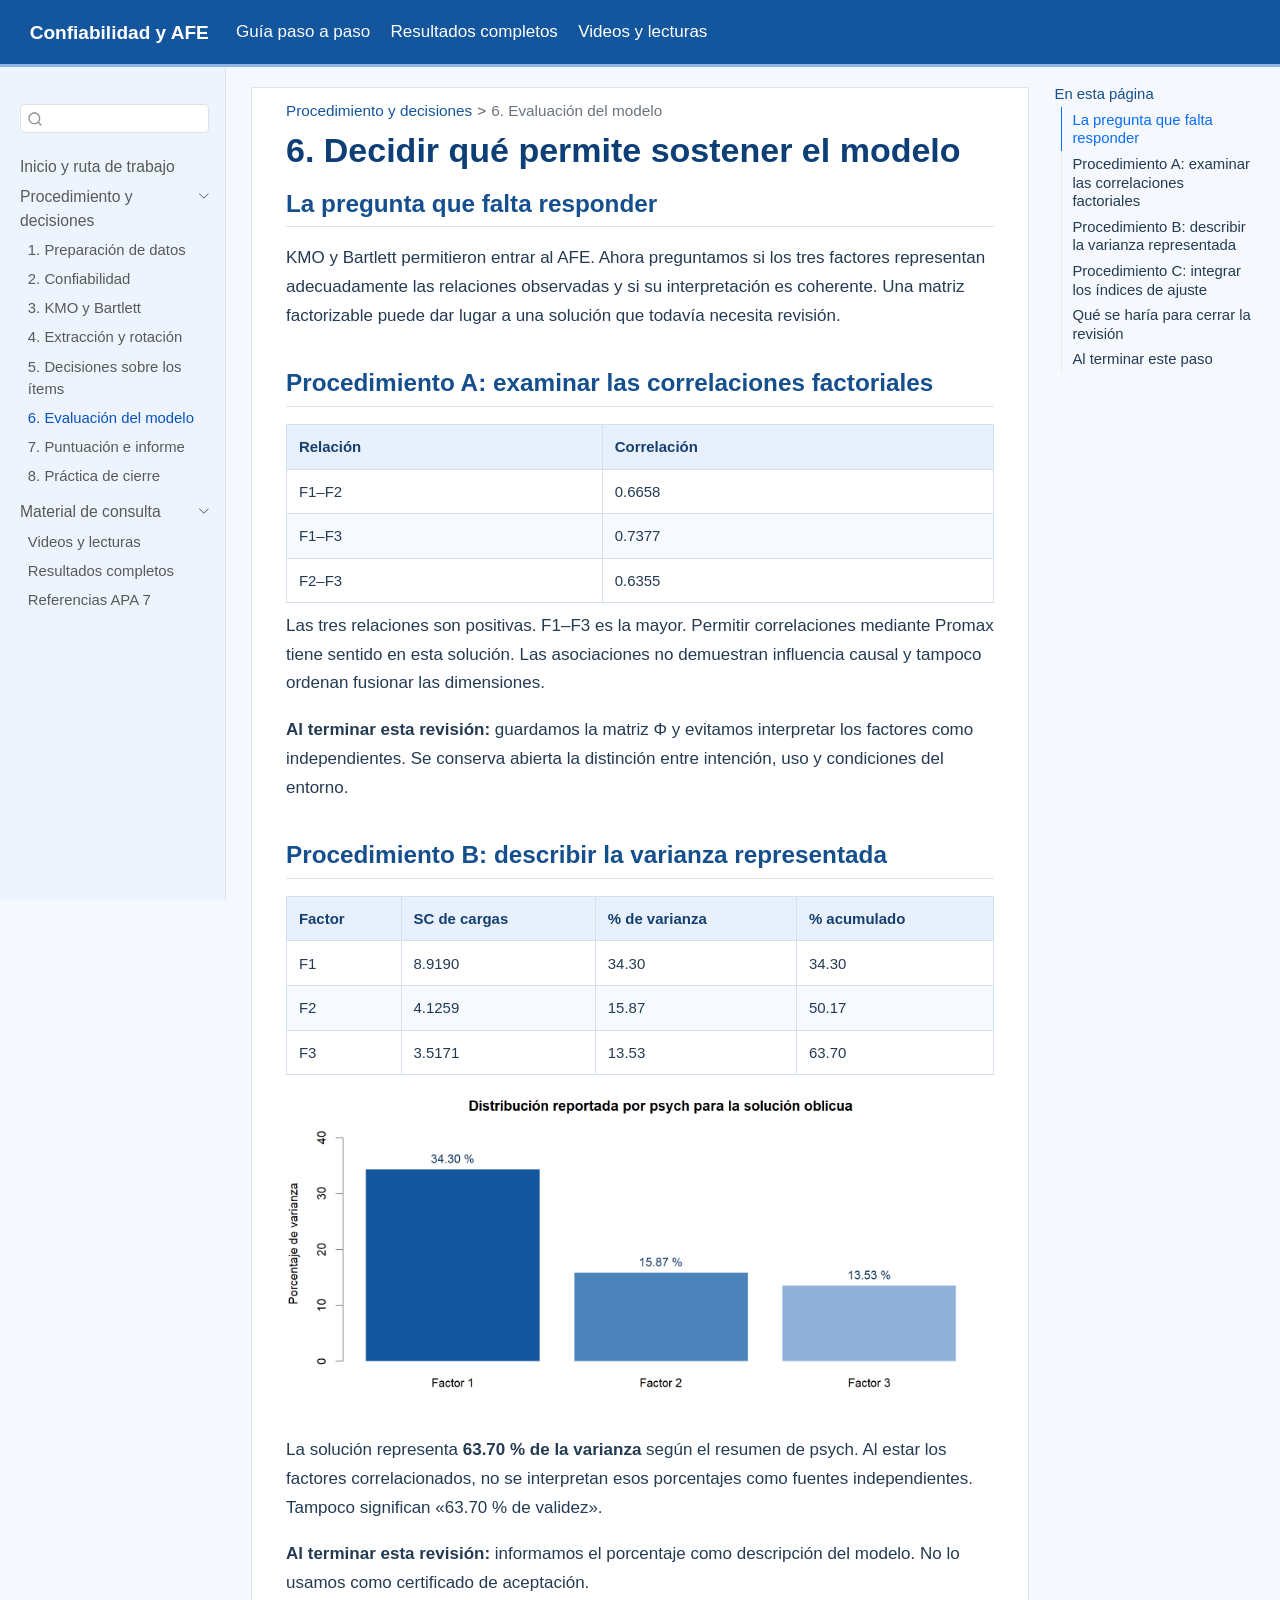
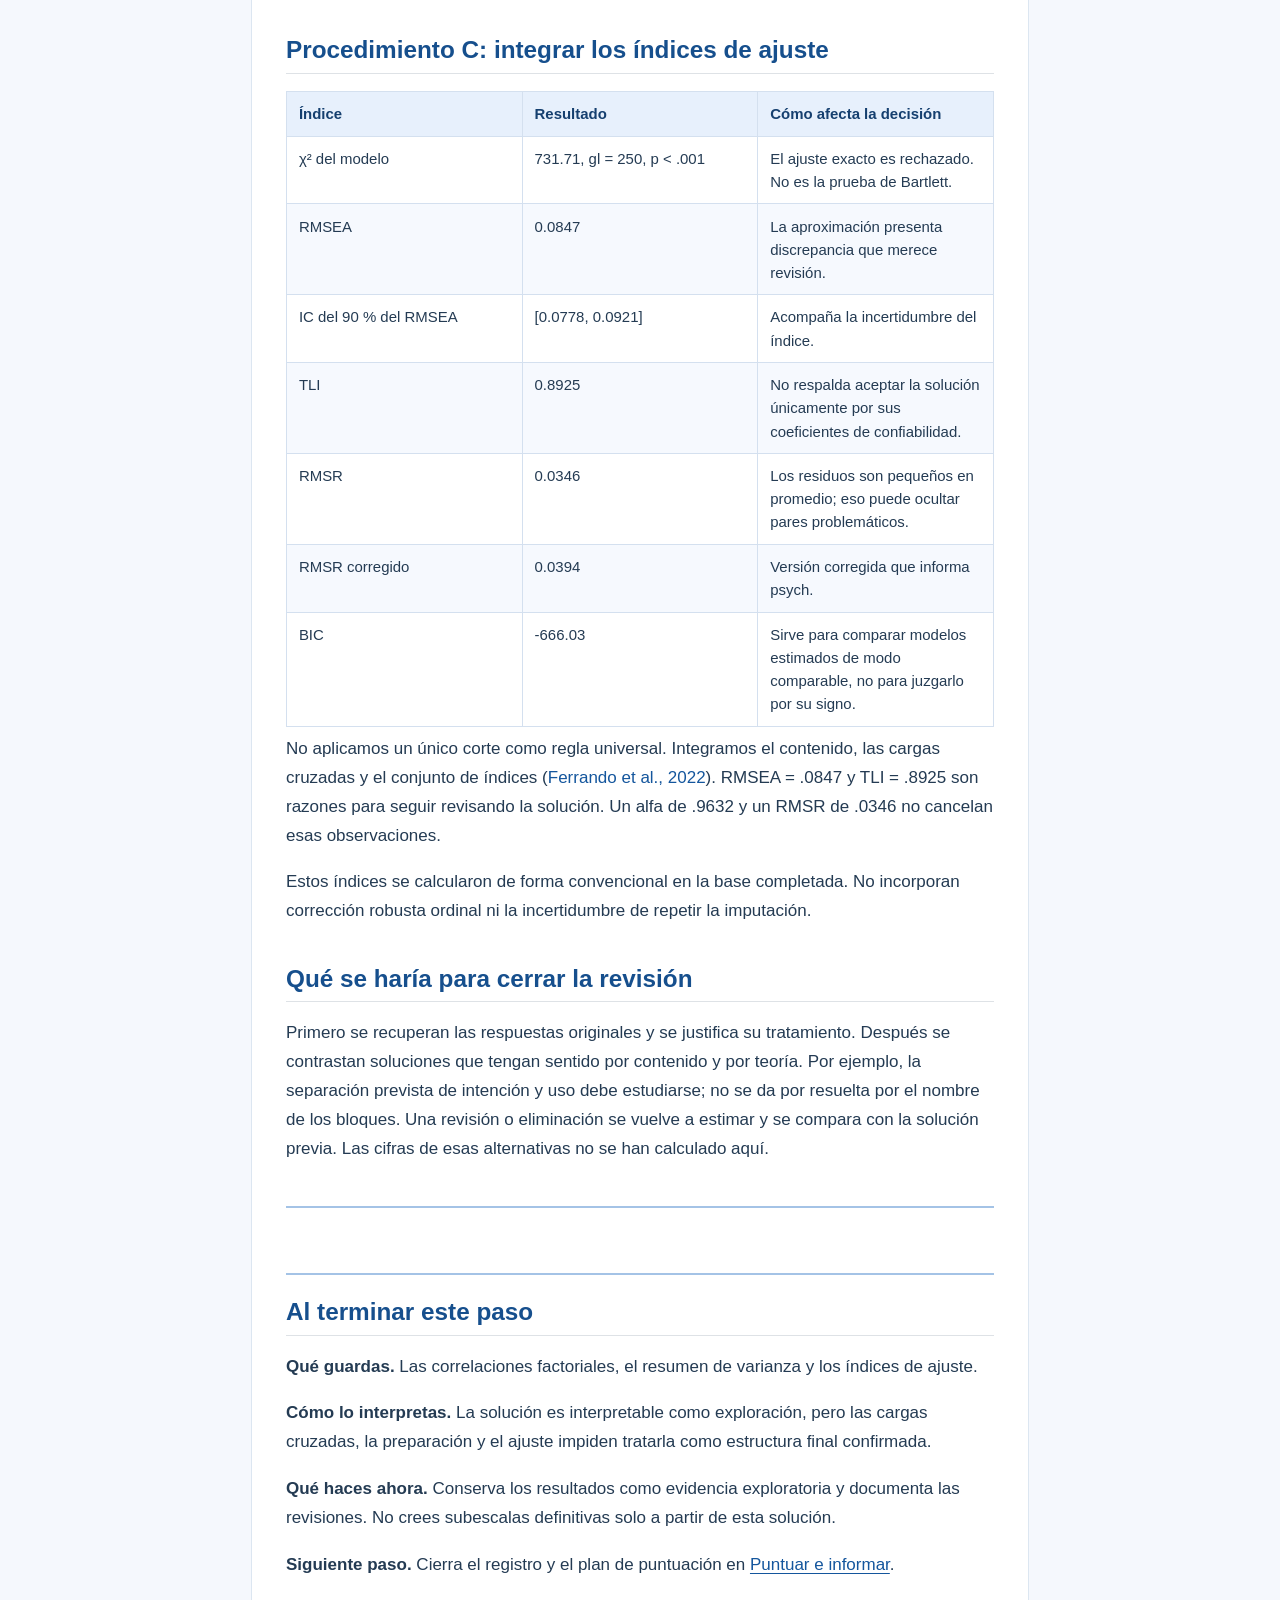
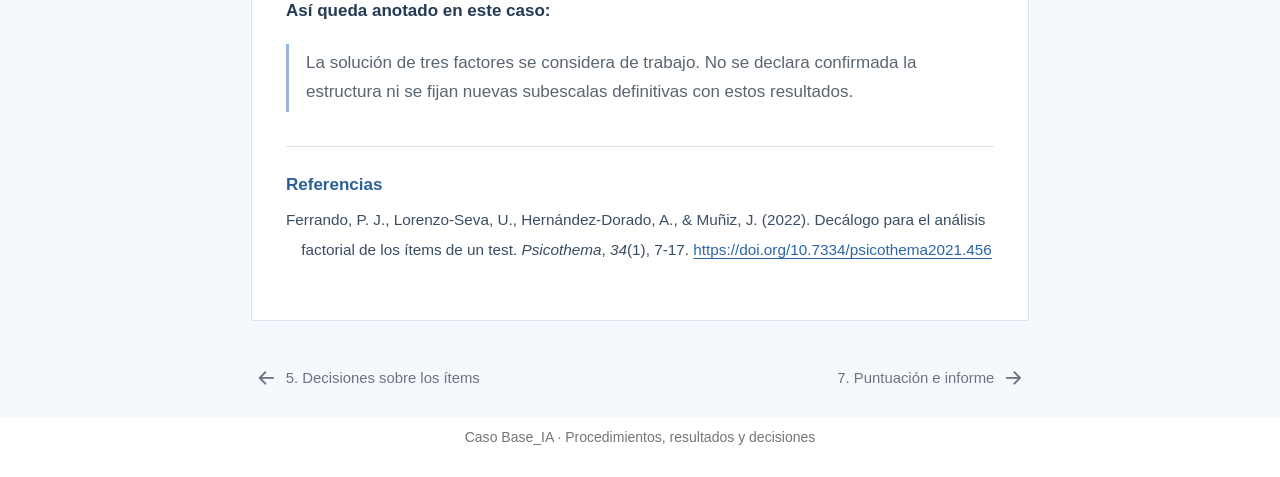
<file: docs/06-evaluar-modelo.html>
<!DOCTYPE html>
<html xmlns="http://www.w3.org/1999/xhtml" lang="es" xml:lang="es"><head>

<meta charset="utf-8">
<meta name="generator" content="quarto-1.10.18">

<meta name="viewport" content="width=device-width, initial-scale=1.0, user-scalable=yes">


<title>6. Decidir qué permite sostener el modelo – Confiabilidad y AFE</title>
<style>
/* Default styles provided by pandoc.
** See https://pandoc.org/MANUAL.html#variables-for-html for config info.
*/
span.smallcaps{font-variant: small-caps;}
div.columns{display: flex; gap: 1.5em;}
div.column{flex: auto;}
@media screen {
div.columns{gap: min(4vw, 1.5em);}
div.column{overflow-x: auto;}
}
div.hanging-indent{margin-left: 1.5em; text-indent: -1.5em;}
ul.task-list{list-style: none;}
ul.task-list li input[type="checkbox"] {
  width: 0.8em;
  margin: 0 0.8em 0.2em -1em; /* quarto-specific, see https://github.com/quarto-dev/quarto-cli/issues/4556 */ 
  vertical-align: middle;
}
/* CSS for citations */
div.csl-bib-body { }
div.csl-entry {
  clear: both;
  margin-bottom: 0em;
}
.hanging-indent div.csl-entry {
  margin-left:2em;
  text-indent:-2em;
}
div.csl-left-margin {
  min-width:2em;
  float:left;
}
div.csl-right-inline {
  margin-left:2em;
  padding-left:1em;
}
div.csl-indent {
  margin-left: 2em;
}</style>


<script src="site_libs/quarto-nav/quarto-nav.js"></script>
<script src="site_libs/quarto-nav/headroom.min.js"></script>
<script src="site_libs/clipboard/clipboard.min.js"></script>
<script src="site_libs/quarto-search/autocomplete.umd.js"></script>
<script src="site_libs/quarto-search/fuse.min.js"></script>
<script src="site_libs/quarto-search/quarto-search.js"></script>
<meta name="quarto:offset" content="./">
<link href="./07-puntuar-informar.html" rel="next">
<link href="./05-decidir-items.html" rel="prev">
<script src="site_libs/quarto-html/quarto.js" type="module"></script>
<script src="site_libs/quarto-html/tabsets/tabsets.js" type="module"></script>
<script src="site_libs/quarto-html/popper.min.js"></script>
<script src="site_libs/quarto-html/tippy.umd.min.js"></script>
<script src="site_libs/quarto-html/anchor.min.js"></script>
<link href="site_libs/quarto-html/tippy.css" rel="stylesheet">
<link href="site_libs/quarto-html/quarto-syntax-highlighting-64a204ab8560d761af7679ceaba22944.css" rel="stylesheet" id="quarto-text-highlighting-styles">
<script src="site_libs/bootstrap/bootstrap.min.js"></script>
<link href="site_libs/bootstrap/bootstrap-icons.css" rel="stylesheet">
<link href="site_libs/bootstrap/bootstrap-53b8d4779731abdf69e8c6ca44a22a0c.min.css" rel="stylesheet" append-hash="true" id="quarto-bootstrap" data-mode="light">
<script id="quarto-search-options" type="application/json">{
  "location": "sidebar",
  "copy-button": false,
  "collapse-after": 3,
  "panel-placement": "start",
  "type": "textbox",
  "limit": 50,
  "keyboard-shortcut": [
    "f",
    "/",
    "s"
  ],
  "language": {
    "search-no-results-text": "No se han encontrado resultados",
    "search-matching-documents-text": "documentos encontrados",
    "search-copy-link-title": "Copiar el enlace en la búsqueda",
    "search-hide-matches-text": "Ocultar resultados adicionales",
    "search-more-match-text": "resultado adicional en este documento",
    "search-more-matches-text": "resultados adicionales en este documento",
    "search-clear-button-title": "Borrar",
    "search-text-placeholder": "",
    "search-detached-cancel-button-title": "Cancelar",
    "search-submit-button-title": "Enviar",
    "search-label": "Buscar"
  }
}</script>
<style>html{ scroll-behavior: smooth; }</style>


<link rel="stylesheet" href="estilos/sitio.css">
</head>

<body class="nav-sidebar docked nav-fixed quarto-light">

<div id="quarto-search-results"></div>
  <header id="quarto-header" class="headroom fixed-top">
    <nav class="navbar navbar-expand-lg " data-bs-theme="dark">
      <div class="navbar-container container-fluid">
      <div class="navbar-brand-container mx-auto">
    <a class="navbar-brand" href="./index.html">
    <span class="navbar-title">Confiabilidad y AFE</span>
    </a>
  </div>
          <button class="navbar-toggler" type="button" data-bs-toggle="collapse" data-bs-target="#navbarCollapse" aria-controls="navbarCollapse" role="menu" aria-expanded="false" aria-label="Navegación de palanca" onclick="if (window.quartoToggleHeadroom) { window.quartoToggleHeadroom(); }">
  <span class="navbar-toggler-icon"></span>
</button>
          <div class="collapse navbar-collapse" id="navbarCollapse">
            <ul class="navbar-nav navbar-nav-scroll me-auto">
  <li class="nav-item">
    <a class="nav-link active" href="./index.html" aria-current="page"> 
<span class="menu-text">Guía paso a paso</span></a>
  </li>  
  <li class="nav-item">
    <a class="nav-link" href="./resultados.html"> 
<span class="menu-text">Resultados completos</span></a>
  </li>  
  <li class="nav-item">
    <a class="nav-link" href="./recursos.html"> 
<span class="menu-text">Videos y lecturas</span></a>
  </li>  
</ul>
          </div> <!-- /navcollapse -->
            <div class="quarto-navbar-tools">
</div>
      </div> <!-- /container-fluid -->
    </nav>
  <nav class="quarto-secondary-nav">
    <div class="container-fluid d-flex">
      <button type="button" class="quarto-btn-toggle btn" data-bs-toggle="collapse" role="button" data-bs-target=".quarto-sidebar-collapse-item" aria-controls="quarto-sidebar" aria-expanded="false" aria-label="Alternar barra lateral" onclick="if (window.quartoToggleHeadroom) { window.quartoToggleHeadroom(); }">
        <i class="bi bi-layout-text-sidebar-reverse"></i>
      </button>
        <nav class="quarto-page-breadcrumbs" aria-label="breadcrumb"><ol class="breadcrumb"><li class="breadcrumb-item"><a href="./01-preparar.html">Procedimiento y decisiones</a></li><li class="breadcrumb-item"><a href="./06-evaluar-modelo.html">6. Evaluación del modelo</a></li></ol></nav>
        <a class="flex-grow-1" role="navigation" data-bs-toggle="collapse" data-bs-target=".quarto-sidebar-collapse-item" aria-controls="quarto-sidebar" aria-expanded="false" aria-label="Alternar barra lateral" onclick="if (window.quartoToggleHeadroom) { window.quartoToggleHeadroom(); }">      
        </a>
      <button type="button" class="btn quarto-search-button" aria-label="Buscar" onclick="window.quartoOpenSearch();">
        <i class="bi bi-search"></i>
      </button>
    </div>
  </nav>
</header>
<!-- content -->
<div id="quarto-content" class="quarto-container page-columns page-rows-contents page-layout-article page-navbar">
<!-- sidebar -->
  <nav id="quarto-sidebar" class="sidebar collapse collapse-horizontal quarto-sidebar-collapse-item sidebar-navigation docked overflow-auto">
        <div class="mt-2 flex-shrink-0 align-items-center">
        <div class="sidebar-search">
        <div id="quarto-search" class="" title="Buscar"></div>
        </div>
        </div>
    <div class="sidebar-menu-container"> 
    <ul class="list-unstyled mt-1">
        <li class="sidebar-item">
  <div class="sidebar-item-container"> 
  <a href="./index.html" class="sidebar-item-text sidebar-link">
 <span class="menu-text">Inicio y ruta de trabajo</span></a>
  </div>
</li>
        <li class="sidebar-item sidebar-item-section">
      <div class="sidebar-item-container"> 
            <a class="sidebar-item-text sidebar-link text-start" data-bs-toggle="collapse" data-bs-target="#quarto-sidebar-section-1" role="navigation" aria-expanded="true">
 <span class="menu-text">Procedimiento y decisiones</span></a>
          <a class="sidebar-item-toggle text-start" data-bs-toggle="collapse" data-bs-target="#quarto-sidebar-section-1" role="navigation" aria-expanded="true" aria-label="Alternar sección">
            <i class="bi bi-chevron-right ms-2"></i>
          </a> 
      </div>
      <ul id="quarto-sidebar-section-1" class="collapse list-unstyled sidebar-section depth1 show">  
          <li class="sidebar-item">
  <div class="sidebar-item-container"> 
  <a href="./01-preparar.html" class="sidebar-item-text sidebar-link">
 <span class="menu-text">1. Preparación de datos</span></a>
  </div>
</li>
          <li class="sidebar-item">
  <div class="sidebar-item-container"> 
  <a href="./02-confiabilidad.html" class="sidebar-item-text sidebar-link">
 <span class="menu-text">2. Confiabilidad</span></a>
  </div>
</li>
          <li class="sidebar-item">
  <div class="sidebar-item-container"> 
  <a href="./03-comprobar-matriz.html" class="sidebar-item-text sidebar-link">
 <span class="menu-text">3. KMO y Bartlett</span></a>
  </div>
</li>
          <li class="sidebar-item">
  <div class="sidebar-item-container"> 
  <a href="./04-construir-solucion.html" class="sidebar-item-text sidebar-link">
 <span class="menu-text">4. Extracción y rotación</span></a>
  </div>
</li>
          <li class="sidebar-item">
  <div class="sidebar-item-container"> 
  <a href="./05-decidir-items.html" class="sidebar-item-text sidebar-link">
 <span class="menu-text">5. Decisiones sobre los ítems</span></a>
  </div>
</li>
          <li class="sidebar-item">
  <div class="sidebar-item-container"> 
  <a href="./06-evaluar-modelo.html" class="sidebar-item-text sidebar-link active">
 <span class="menu-text">6. Evaluación del modelo</span></a>
  </div>
</li>
          <li class="sidebar-item">
  <div class="sidebar-item-container"> 
  <a href="./07-puntuar-informar.html" class="sidebar-item-text sidebar-link">
 <span class="menu-text">7. Puntuación e informe</span></a>
  </div>
</li>
          <li class="sidebar-item">
  <div class="sidebar-item-container"> 
  <a href="./08-practica.html" class="sidebar-item-text sidebar-link">
 <span class="menu-text">8. Práctica de cierre</span></a>
  </div>
</li>
      </ul>
  </li>
        <li class="sidebar-item sidebar-item-section">
      <div class="sidebar-item-container"> 
            <a class="sidebar-item-text sidebar-link text-start" data-bs-toggle="collapse" data-bs-target="#quarto-sidebar-section-2" role="navigation" aria-expanded="true">
 <span class="menu-text">Material de consulta</span></a>
          <a class="sidebar-item-toggle text-start" data-bs-toggle="collapse" data-bs-target="#quarto-sidebar-section-2" role="navigation" aria-expanded="true" aria-label="Alternar sección">
            <i class="bi bi-chevron-right ms-2"></i>
          </a> 
      </div>
      <ul id="quarto-sidebar-section-2" class="collapse list-unstyled sidebar-section depth1 show">  
          <li class="sidebar-item">
  <div class="sidebar-item-container"> 
  <a href="./recursos.html" class="sidebar-item-text sidebar-link">
 <span class="menu-text">Videos y lecturas</span></a>
  </div>
</li>
          <li class="sidebar-item">
  <div class="sidebar-item-container"> 
  <a href="./resultados.html" class="sidebar-item-text sidebar-link">
 <span class="menu-text">Resultados completos</span></a>
  </div>
</li>
          <li class="sidebar-item">
  <div class="sidebar-item-container"> 
  <a href="./referencias.html" class="sidebar-item-text sidebar-link">
 <span class="menu-text">Referencias APA 7</span></a>
  </div>
</li>
      </ul>
  </li>
    </ul>
    </div>
</nav>
<div id="quarto-sidebar-glass" class="quarto-sidebar-collapse-item" data-bs-toggle="collapse" data-bs-target=".quarto-sidebar-collapse-item"></div>
<!-- margin-sidebar -->
    <div id="quarto-margin-sidebar" class="sidebar margin-sidebar">
        <nav id="TOC" role="doc-toc" class="toc-active">
    <h2 id="toc-title">En esta página</h2>
   
  <ul class="collapse">
  <li><a href="#la-pregunta-que-falta-responder" id="toc-la-pregunta-que-falta-responder" class="nav-link active" data-scroll-target="#la-pregunta-que-falta-responder">La pregunta que falta responder</a></li>
  <li><a href="#procedimiento-a-examinar-las-correlaciones-factoriales" id="toc-procedimiento-a-examinar-las-correlaciones-factoriales" class="nav-link" data-scroll-target="#procedimiento-a-examinar-las-correlaciones-factoriales">Procedimiento A: examinar las correlaciones factoriales</a></li>
  <li><a href="#procedimiento-b-describir-la-varianza-representada" id="toc-procedimiento-b-describir-la-varianza-representada" class="nav-link" data-scroll-target="#procedimiento-b-describir-la-varianza-representada">Procedimiento B: describir la varianza representada</a></li>
  <li><a href="#procedimiento-c-integrar-los-índices-de-ajuste" id="toc-procedimiento-c-integrar-los-índices-de-ajuste" class="nav-link" data-scroll-target="#procedimiento-c-integrar-los-índices-de-ajuste">Procedimiento C: integrar los índices de ajuste</a></li>
  <li><a href="#qué-se-haría-para-cerrar-la-revisión" id="toc-qué-se-haría-para-cerrar-la-revisión" class="nav-link" data-scroll-target="#qué-se-haría-para-cerrar-la-revisión">Qué se haría para cerrar la revisión</a></li>
  <li><a href="#al-terminar-este-paso" id="toc-al-terminar-este-paso" class="nav-link" data-scroll-target="#al-terminar-este-paso">Al terminar este paso</a></li>
  </ul>
</nav>
    </div>
<!-- main -->
<main class="content" id="quarto-document-content">

<header id="title-block-header" class="quarto-title-block default"><nav class="quarto-page-breadcrumbs quarto-title-breadcrumbs d-none d-lg-block" aria-label="breadcrumb"><ol class="breadcrumb"><li class="breadcrumb-item"><a href="./01-preparar.html">Procedimiento y decisiones</a></li><li class="breadcrumb-item"><a href="./06-evaluar-modelo.html">6. Evaluación del modelo</a></li></ol></nav>
<div class="quarto-title">
<h1 class="title">6. Decidir qué permite sostener el modelo</h1>
</div>



<div class="quarto-title-meta">

    
  
    
  </div>
  


</header>


<section id="la-pregunta-que-falta-responder" class="level2">
<h2 class="anchored" data-anchor-id="la-pregunta-que-falta-responder">La pregunta que falta responder</h2>
<p>KMO y Bartlett permitieron entrar al AFE. Ahora preguntamos si los tres factores representan adecuadamente las relaciones observadas y si su interpretación es coherente. Una matriz factorizable puede dar lugar a una solución que todavía necesita revisión.</p>
</section>
<section id="procedimiento-a-examinar-las-correlaciones-factoriales" class="level2">
<h2 class="anchored" data-anchor-id="procedimiento-a-examinar-las-correlaciones-factoriales">Procedimiento A: examinar las correlaciones factoriales</h2>
<table class="caption-top table">
<thead>
<tr class="header">
<th>Relación</th>
<th>Correlación</th>
</tr>
</thead>
<tbody>
<tr class="odd">
<td>F1–F2</td>
<td>0.6658</td>
</tr>
<tr class="even">
<td>F1–F3</td>
<td>0.7377</td>
</tr>
<tr class="odd">
<td>F2–F3</td>
<td>0.6355</td>
</tr>
</tbody>
</table>
<p>Las tres relaciones son positivas. F1–F3 es la mayor. Permitir correlaciones mediante Promax tiene sentido en esta solución. Las asociaciones no demuestran influencia causal y tampoco ordenan fusionar las dimensiones.</p>
<p><strong>Al terminar esta revisión:</strong> guardamos la matriz Φ y evitamos interpretar los factores como independientes. Se conserva abierta la distinción entre intención, uso y condiciones del entorno.</p>
</section>
<section id="procedimiento-b-describir-la-varianza-representada" class="level2">
<h2 class="anchored" data-anchor-id="procedimiento-b-describir-la-varianza-representada">Procedimiento B: describir la varianza representada</h2>
<table class="caption-top table">
<thead>
<tr class="header">
<th>Factor</th>
<th>SC de cargas</th>
<th>% de varianza</th>
<th>% acumulado</th>
</tr>
</thead>
<tbody>
<tr class="odd">
<td>F1</td>
<td>8.9190</td>
<td>34.30</td>
<td>34.30</td>
</tr>
<tr class="even">
<td>F2</td>
<td>4.1259</td>
<td>15.87</td>
<td>50.17</td>
</tr>
<tr class="odd">
<td>F3</td>
<td>3.5171</td>
<td>13.53</td>
<td>63.70</td>
</tr>
</tbody>
</table>
<p><img src="assets/varianza_factores.png" class="img-fluid" alt="Porcentajes de varianza reportados por psych: 34.30, 15.87 y 13.53 por ciento."></p>
<p>La solución representa <strong>63.70 % de la varianza</strong> según el resumen de psych. Al estar los factores correlacionados, no se interpretan esos porcentajes como fuentes independientes. Tampoco significan «63.70 % de validez».</p>
<p><strong>Al terminar esta revisión:</strong> informamos el porcentaje como descripción del modelo. No lo usamos como certificado de aceptación.</p>
</section>
<section id="procedimiento-c-integrar-los-índices-de-ajuste" class="level2">
<h2 class="anchored" data-anchor-id="procedimiento-c-integrar-los-índices-de-ajuste">Procedimiento C: integrar los índices de ajuste</h2>
<table class="caption-top table">
<colgroup>
<col style="width: 33%">
<col style="width: 33%">
<col style="width: 33%">
</colgroup>
<thead>
<tr class="header">
<th>Índice</th>
<th>Resultado</th>
<th>Cómo afecta la decisión</th>
</tr>
</thead>
<tbody>
<tr class="odd">
<td>χ² del modelo</td>
<td>731.71, gl = 250, p &lt; .001</td>
<td>El ajuste exacto es rechazado. No es la prueba de Bartlett.</td>
</tr>
<tr class="even">
<td>RMSEA</td>
<td>0.0847</td>
<td>La aproximación presenta discrepancia que merece revisión.</td>
</tr>
<tr class="odd">
<td>IC del 90 % del RMSEA</td>
<td>[0.0778, 0.0921]</td>
<td>Acompaña la incertidumbre del índice.</td>
</tr>
<tr class="even">
<td>TLI</td>
<td>0.8925</td>
<td>No respalda aceptar la solución únicamente por sus coeficientes de confiabilidad.</td>
</tr>
<tr class="odd">
<td>RMSR</td>
<td>0.0346</td>
<td>Los residuos son pequeños en promedio; eso puede ocultar pares problemáticos.</td>
</tr>
<tr class="even">
<td>RMSR corregido</td>
<td>0.0394</td>
<td>Versión corregida que informa psych.</td>
</tr>
<tr class="odd">
<td>BIC</td>
<td>-666.03</td>
<td>Sirve para comparar modelos estimados de modo comparable, no para juzgarlo por su signo.</td>
</tr>
</tbody>
</table>
<p>No aplicamos un único corte como regla universal. Integramos el contenido, las cargas cruzadas y el conjunto de índices <span class="citation" data-cites="ferrando2022">(<a href="#ref-ferrando2022" role="doc-biblioref">Ferrando et&nbsp;al., 2022</a>)</span>. RMSEA = .0847 y TLI = .8925 son razones para seguir revisando la solución. Un alfa de .9632 y un RMSR de .0346 no cancelan esas observaciones.</p>
<p>Estos índices se calcularon de forma convencional en la base completada. No incorporan corrección robusta ordinal ni la incertidumbre de repetir la imputación.</p>
</section>
<section id="qué-se-haría-para-cerrar-la-revisión" class="level2">
<h2 class="anchored" data-anchor-id="qué-se-haría-para-cerrar-la-revisión">Qué se haría para cerrar la revisión</h2>
<p>Primero se recuperan las respuestas originales y se justifica su tratamiento. Después se contrastan soluciones que tengan sentido por contenido y por teoría. Por ejemplo, la separación prevista de intención y uso debe estudiarse; no se da por resuelta por el nombre de los bloques. Una revisión o eliminación se vuelve a estimar y se compara con la solución previa. Las cifras de esas alternativas no se han calculado aquí.</p>
</section>
<section id="al-terminar-este-paso" class="level2 cierre">
<h2 class="cierre anchored" data-anchor-id="al-terminar-este-paso">Al terminar este paso</h2>
<p><strong>Qué guardas.</strong> Las correlaciones factoriales, el resumen de varianza y los índices de ajuste.</p>
<p><strong>Cómo lo interpretas.</strong> La solución es interpretable como exploración, pero las cargas cruzadas, la preparación y el ajuste impiden tratarla como estructura final confirmada.</p>
<p><strong>Qué haces ahora.</strong> Conserva los resultados como evidencia exploratoria y documenta las revisiones. No crees subescalas definitivas solo a partir de esta solución.</p>
<p><strong>Siguiente paso.</strong> Cierra el registro y el plan de puntuación en <a href="./07-puntuar-informar.html">Puntuar e informar</a>.</p>
<p><strong>Así queda anotado en este caso:</strong></p>
<blockquote class="blockquote">
<p>La solución de tres factores se considera de trabajo. No se declara confirmada la estructura ni se fijan nuevas subescalas definitivas con estos resultados.</p>
</blockquote>



</section>

<div id="quarto-appendix" class="default"><section class="quarto-appendix-contents" role="doc-bibliography" id="quarto-bibliography"><h2 class="anchored quarto-appendix-heading">Referencias</h2><div id="refs" class="references csl-bib-body hanging-indent" data-entry-spacing="0" data-line-spacing="2" role="list">
<div id="ref-ferrando2022" class="csl-entry" role="listitem">
Ferrando, P. J., Lorenzo-Seva, U., Hernández-Dorado, A., &amp; Muñiz, J. (2022). Decálogo para el análisis factorial de los ítems de un test. <em>Psicothema</em>, <em>34</em>(1), 7-17. <a href="https://doi.org/10.7334/psicothema2021.456">https://doi.org/10.7334/psicothema2021.456</a>
</div>
</div></section></div></main> <!-- /main -->
<script src="assets/guia.js"></script>

<script id="quarto-html-after-body" type="application/javascript">
  window.document.addEventListener("DOMContentLoaded", function (event) {
    const icon = "";
    const anchorJS = new window.AnchorJS();
    anchorJS.options = {
      placement: 'right',
      icon: icon
    };
    anchorJS.add('.anchored');
    const isCodeAnnotation = (el) => {
      for (const clz of el.classList) {
        if (clz.startsWith('code-annotation-')) {                     
          return true;
        }
      }
      return false;
    }
    const onCopySuccess = function(e) {
      // button target
      const button = e.trigger;
      // don't keep focus
      button.blur();
      // flash "checked"
      button.classList.add('code-copy-button-checked');
      var currentTitle = button.getAttribute("title");
      button.setAttribute("title", "Copiado");
      let tooltip;
      if (window.bootstrap) {
        button.setAttribute("data-bs-toggle", "tooltip");
        button.setAttribute("data-bs-placement", "left");
        button.setAttribute("data-bs-title", "Copiado");
        tooltip = new bootstrap.Tooltip(button, 
          { trigger: "manual", 
            customClass: "code-copy-button-tooltip",
            offset: [0, -8]});
        tooltip.show();    
      }
      setTimeout(function() {
        if (tooltip) {
          tooltip.hide();
          button.removeAttribute("data-bs-title");
          button.removeAttribute("data-bs-toggle");
          button.removeAttribute("data-bs-placement");
        }
        button.setAttribute("title", currentTitle);
        button.classList.remove('code-copy-button-checked');
      }, 1000);
      // clear code selection
      e.clearSelection();
    }
    const getTextToCopy = function(trigger) {
      const outerScaffold = trigger.parentElement.cloneNode(true);
      const codeEl = outerScaffold.querySelector('code');
      for (const childEl of codeEl.children) {
        if (isCodeAnnotation(childEl)) {
          childEl.remove();
        }
      }
      return codeEl.innerText;
    }
    const clipboard = new window.ClipboardJS('.code-copy-button:not([data-in-quarto-modal])', {
      text: getTextToCopy
    });
    clipboard.on('success', onCopySuccess);
    if (window.document.getElementById('quarto-embedded-source-code-modal')) {
      const clipboardModal = new window.ClipboardJS('.code-copy-button[data-in-quarto-modal]', {
        text: getTextToCopy,
        container: window.document.getElementById('quarto-embedded-source-code-modal')
      });
      clipboardModal.on('success', onCopySuccess);
    }
      var localhostRegex = new RegExp(/^(?:http|https):\/\/localhost\:?[0-9]*\//);
      var mailtoRegex = new RegExp(/^mailto:/);
        var filterRegex = new RegExp("https:\/\/donaldgonza\.github\.io\/confiabilidad-afe\/");
      var isInternal = (href) => {
          return filterRegex.test(href) || localhostRegex.test(href) || mailtoRegex.test(href);
      }
      // Inspect non-navigation links and adorn them if external
     var links = window.document.querySelectorAll('a[href]:not(.nav-link):not(.navbar-brand):not(.toc-action):not(.sidebar-link):not(.sidebar-item-toggle):not(.pagination-link):not(.no-external):not([aria-hidden]):not(.dropdown-item):not(.quarto-navigation-tool):not(.about-link)');
      for (var i=0; i<links.length; i++) {
        const link = links[i];
        if (!isInternal(link.href)) {
          // undo the damage that might have been done by quarto-nav.js in the case of
          // links that we want to consider external
          if (link.dataset.originalHref !== undefined) {
            link.href = link.dataset.originalHref;
          }
        }
      }
    function tippyHover(el, contentFn, onTriggerFn, onUntriggerFn) {
      const config = {
        allowHTML: true,
        maxWidth: 500,
        delay: 100,
        arrow: false,
        appendTo: function(el) {
            return el.parentElement;
        },
        interactive: true,
        interactiveBorder: 10,
        theme: 'quarto',
        placement: 'bottom-start',
      };
      if (contentFn) {
        config.content = contentFn;
      }
      if (onTriggerFn) {
        config.onTrigger = onTriggerFn;
      }
      if (onUntriggerFn) {
        config.onUntrigger = onUntriggerFn;
      }
      window.tippy(el, config); 
    }
    const noterefs = window.document.querySelectorAll('a[role="doc-noteref"]');
    for (var i=0; i<noterefs.length; i++) {
      const ref = noterefs[i];
      tippyHover(ref, function() {
        // use id or data attribute instead here
        let href = ref.getAttribute('data-footnote-href') || ref.getAttribute('href');
        try { href = new URL(href).hash; } catch {}
        const id = href.replace(/^#\/?/, "");
        const note = window.document.getElementById(id);
        if (note) {
          return note.innerHTML;
        } else {
          return "";
        }
      });
    }
    const xrefs = window.document.querySelectorAll('a.quarto-xref');
    const processXRef = (id, note) => {
      // Strip column container classes
      const stripColumnClz = (el) => {
        el.classList.remove("page-full", "page-columns");
        if (el.children) {
          for (const child of el.children) {
            stripColumnClz(child);
          }
        }
      }
      stripColumnClz(note)
      if (id === null || id.startsWith('sec-')) {
        // Special case sections, only their first couple elements
        const container = document.createElement("div");
        if (note.children && note.children.length > 2) {
          container.appendChild(note.children[0].cloneNode(true));
          for (let i = 1; i < note.children.length; i++) {
            const child = note.children[i];
            if (child.tagName === "P" && child.innerText === "") {
              continue;
            } else {
              container.appendChild(child.cloneNode(true));
              break;
            }
          }
          if (window.Quarto?.typesetMath) {
            window.Quarto.typesetMath(container);
          }
          return container.innerHTML
        } else {
          if (window.Quarto?.typesetMath) {
            window.Quarto.typesetMath(note);
          }
          return note.innerHTML;
        }
      } else {
        // Remove any anchor links if they are present
        const anchorLink = note.querySelector('a.anchorjs-link');
        if (anchorLink) {
          anchorLink.remove();
        }
        if (window.Quarto?.typesetMath) {
          window.Quarto.typesetMath(note);
        }
        if (note.classList.contains("callout")) {
          return note.outerHTML;
        } else {
          return note.innerHTML;
        }
      }
    }
    for (var i=0; i<xrefs.length; i++) {
      const xref = xrefs[i];
      tippyHover(xref, undefined, function(instance) {
        instance.disable();
        let url = xref.getAttribute('href');
        let hash = undefined; 
        if (url.startsWith('#')) {
          hash = url;
        } else {
          try { hash = new URL(url).hash; } catch {}
        }
        if (hash) {
          const id = hash.replace(/^#\/?/, "");
          const note = window.document.getElementById(id);
          if (note !== null) {
            try {
              const html = processXRef(id, note.cloneNode(true));
              instance.setContent(html);
            } finally {
              instance.enable();
              instance.show();
            }
          } else {
            // See if we can fetch this
            fetch(url.split('#')[0])
            .then(res => res.text())
            .then(html => {
              const parser = new DOMParser();
              const htmlDoc = parser.parseFromString(html, "text/html");
              const note = htmlDoc.getElementById(id);
              if (note !== null) {
                const html = processXRef(id, note);
                instance.setContent(html);
              } 
            }).finally(() => {
              instance.enable();
              instance.show();
            });
          }
        } else {
          // See if we can fetch a full url (with no hash to target)
          // This is a special case and we should probably do some content thinning / targeting
          fetch(url)
          .then(res => res.text())
          .then(html => {
            const parser = new DOMParser();
            const htmlDoc = parser.parseFromString(html, "text/html");
            const note = htmlDoc.querySelector('main.content');
            if (note !== null) {
              // This should only happen for chapter cross references
              // (since there is no id in the URL)
              // remove the first header
              if (note.children.length > 0 && note.children[0].tagName === "HEADER") {
                note.children[0].remove();
              }
              const html = processXRef(null, note);
              instance.setContent(html);
            } 
          }).finally(() => {
            instance.enable();
            instance.show();
          });
        }
      }, function(instance) {
      });
    }
        let selectedAnnoteEl;
        const selectorForAnnotation = ( cell, annotation) => {
          let cellAttr = 'data-code-cell="' + cell + '"';
          let lineAttr = 'data-code-annotation="' +  annotation + '"';
          const selector = 'span[' + cellAttr + '][' + lineAttr + ']';
          return selector;
        }
        const selectCodeLines = (annoteEl) => {
          const doc = window.document;
          const targetCell = annoteEl.getAttribute("data-target-cell");
          const targetAnnotation = annoteEl.getAttribute("data-target-annotation");
          const annoteSpan = window.document.querySelector(selectorForAnnotation(targetCell, targetAnnotation));
          const lines = annoteSpan.getAttribute("data-code-lines").split(",");
          const lineIds = lines.map((line) => {
            return targetCell + "-" + line;
          })
          let top = null;
          let height = null;
          let parent = null;
          if (lineIds.length > 0) {
              //compute the position of the single el (top and bottom and make a div)
              const el = window.document.getElementById(lineIds[0]);
              top = el.offsetTop;
              height = el.offsetHeight;
              parent = el.parentElement.parentElement;
            if (lineIds.length > 1) {
              const lastEl = window.document.getElementById(lineIds[lineIds.length - 1]);
              const bottom = lastEl.offsetTop + lastEl.offsetHeight;
              height = bottom - top;
            }
            if (top !== null && height !== null && parent !== null) {
              // cook up a div (if necessary) and position it 
              let div = window.document.getElementById("code-annotation-line-highlight");
              if (div === null) {
                div = window.document.createElement("div");
                div.setAttribute("id", "code-annotation-line-highlight");
                div.style.position = 'absolute';
                parent.appendChild(div);
              }
              div.style.top = top - 2 + "px";
              div.style.height = height + 4 + "px";
              div.style.left = 0;
              let gutterDiv = window.document.getElementById("code-annotation-line-highlight-gutter");
              if (gutterDiv === null) {
                gutterDiv = window.document.createElement("div");
                gutterDiv.setAttribute("id", "code-annotation-line-highlight-gutter");
                gutterDiv.style.position = 'absolute';
                const codeCell = window.document.getElementById(targetCell);
                const gutter = codeCell.querySelector('.code-annotation-gutter');
                gutter.appendChild(gutterDiv);
              }
              gutterDiv.style.top = top - 2 + "px";
              gutterDiv.style.height = height + 4 + "px";
            }
            selectedAnnoteEl = annoteEl;
          }
        };
        const unselectCodeLines = () => {
          const elementsIds = ["code-annotation-line-highlight", "code-annotation-line-highlight-gutter"];
          elementsIds.forEach((elId) => {
            const div = window.document.getElementById(elId);
            if (div) {
              div.remove();
            }
          });
          selectedAnnoteEl = undefined;
        };
          // Handle positioning of the toggle
      window.addEventListener(
        "resize",
        throttle(() => {
          elRect = undefined;
          if (selectedAnnoteEl) {
            selectCodeLines(selectedAnnoteEl);
          }
        }, 10)
      );
      function throttle(fn, ms) {
      let throttle = false;
      let timer;
        return (...args) => {
          if(!throttle) { // first call gets through
              fn.apply(this, args);
              throttle = true;
          } else { // all the others get throttled
              if(timer) clearTimeout(timer); // cancel #2
              timer = setTimeout(() => {
                fn.apply(this, args);
                timer = throttle = false;
              }, ms);
          }
        };
      }
        // Attach click handler to the DT
        const annoteDls = window.document.querySelectorAll('dt[data-target-cell]');
        for (const annoteDlNode of annoteDls) {
          annoteDlNode.addEventListener('click', (event) => {
            const clickedEl = event.target;
            if (clickedEl !== selectedAnnoteEl) {
              unselectCodeLines();
              const activeEl = window.document.querySelector('dt[data-target-cell].code-annotation-active');
              if (activeEl) {
                activeEl.classList.remove('code-annotation-active');
              }
              selectCodeLines(clickedEl);
              clickedEl.classList.add('code-annotation-active');
            } else {
              // Unselect the line
              unselectCodeLines();
              clickedEl.classList.remove('code-annotation-active');
            }
          });
        }
    const findCites = (el) => {
      const parentEl = el.parentElement;
      if (parentEl) {
        const cites = parentEl.dataset.cites;
        if (cites) {
          return {
            el,
            cites: cites.split(' ')
          };
        } else {
          return findCites(el.parentElement)
        }
      } else {
        return undefined;
      }
    };
    var bibliorefs = window.document.querySelectorAll('a[role="doc-biblioref"]');
    for (var i=0; i<bibliorefs.length; i++) {
      const ref = bibliorefs[i];
      const citeInfo = findCites(ref);
      if (citeInfo) {
        tippyHover(citeInfo.el, function() {
          var popup = window.document.createElement('div');
          citeInfo.cites.forEach(function(cite) {
            var citeDiv = window.document.createElement('div');
            citeDiv.classList.add('hanging-indent');
            citeDiv.classList.add('csl-entry');
            var biblioDiv = window.document.getElementById('ref-' + cite);
            if (biblioDiv) {
              citeDiv.innerHTML = biblioDiv.innerHTML;
            }
            popup.appendChild(citeDiv);
          });
          return popup.innerHTML;
        });
      }
    }
  });
  </script>
<nav class="page-navigation">
  <div class="nav-page nav-page-previous">
      <a href="./05-decidir-items.html" class="pagination-link" aria-label="5. Decisiones sobre los ítems">
        <i class="bi bi-arrow-left-short"></i> <span class="nav-page-text">5. Decisiones sobre los ítems</span>
      </a>          
  </div>
  <div class="nav-page nav-page-next">
      <a href="./07-puntuar-informar.html" class="pagination-link" aria-label="7. Puntuación e informe">
        <span class="nav-page-text">7. Puntuación e informe</span> <i class="bi bi-arrow-right-short"></i>
      </a>
  </div>
</nav>
</div> <!-- /content -->
<footer class="footer">
  <div class="nav-footer">
    <div class="nav-footer-left">
      &nbsp;
    </div>   
    <div class="nav-footer-center">
<p>Caso Base_IA · Procedimientos, resultados y decisiones</p>
</div>
    <div class="nav-footer-right">
      &nbsp;
    </div>
  </div>
</footer>




<script src="site_libs/quarto-html/zenscroll-min.js"></script>
</body></html>
</file>
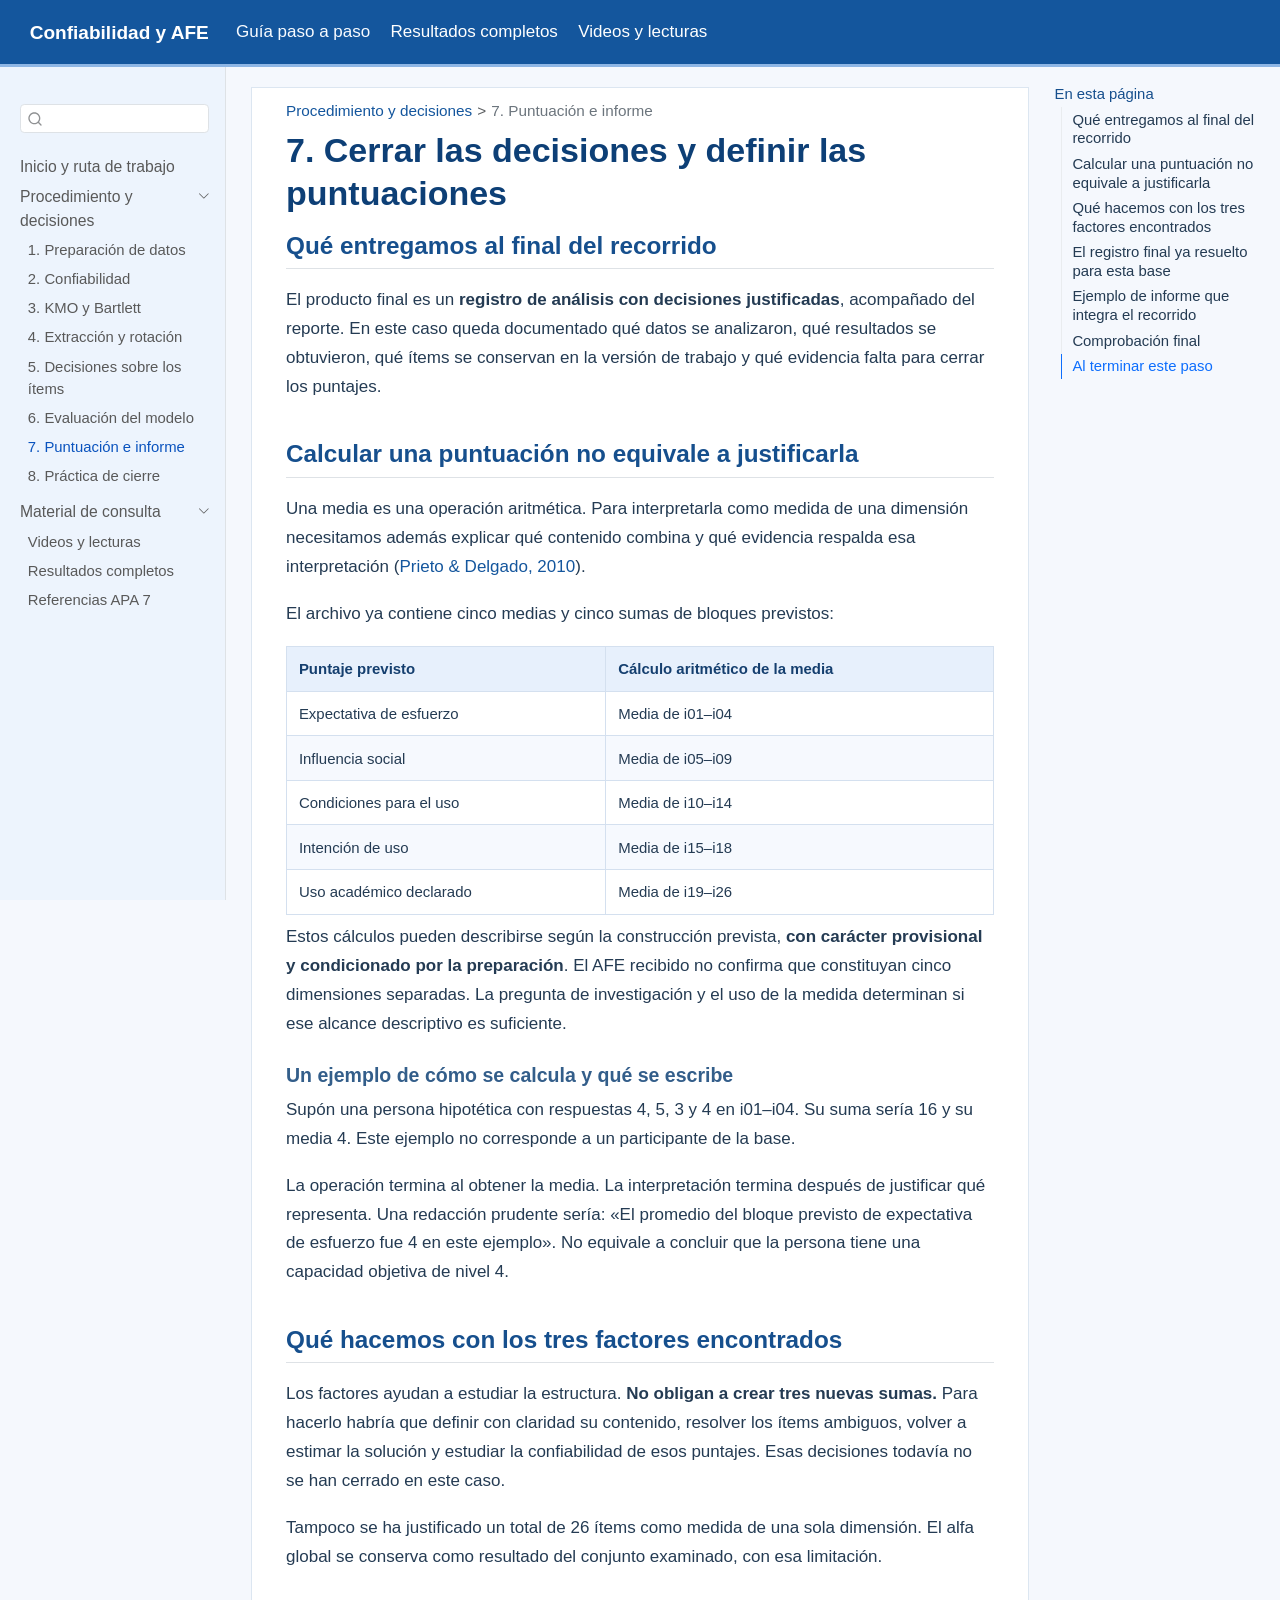
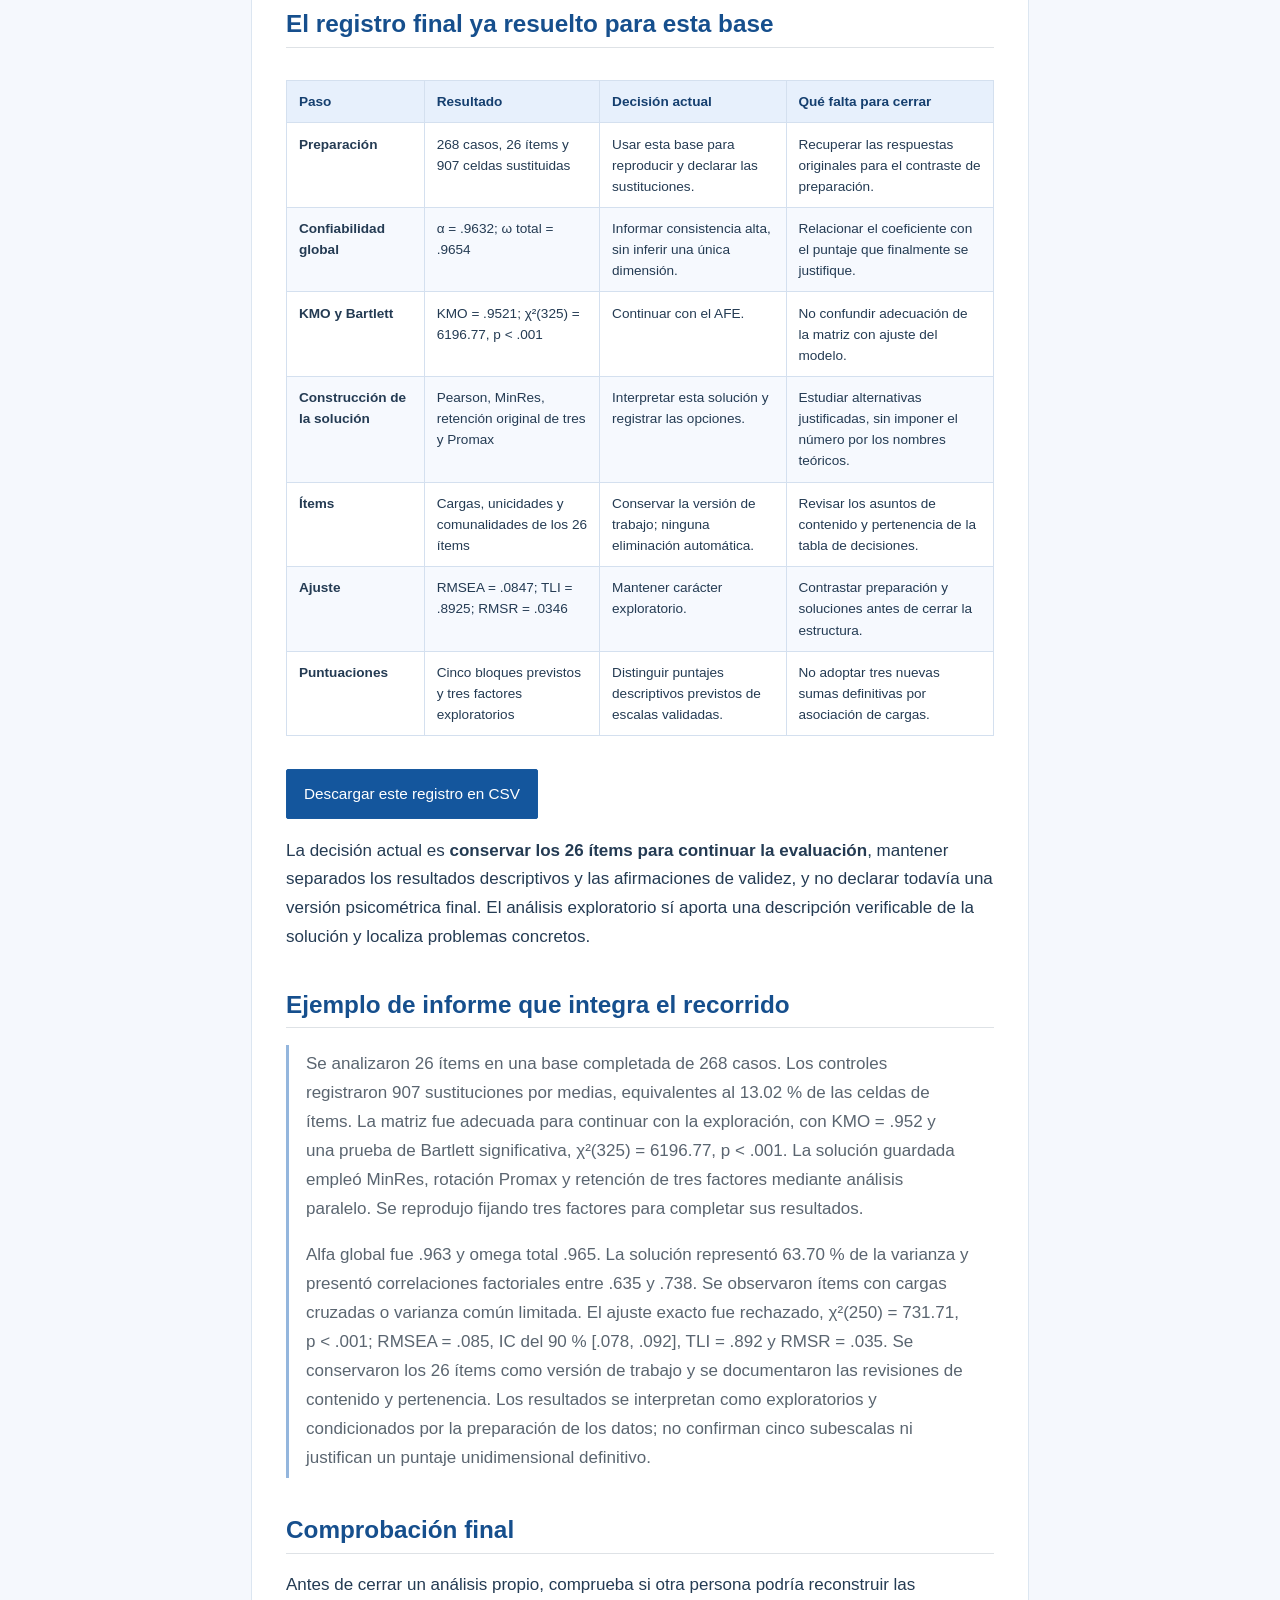
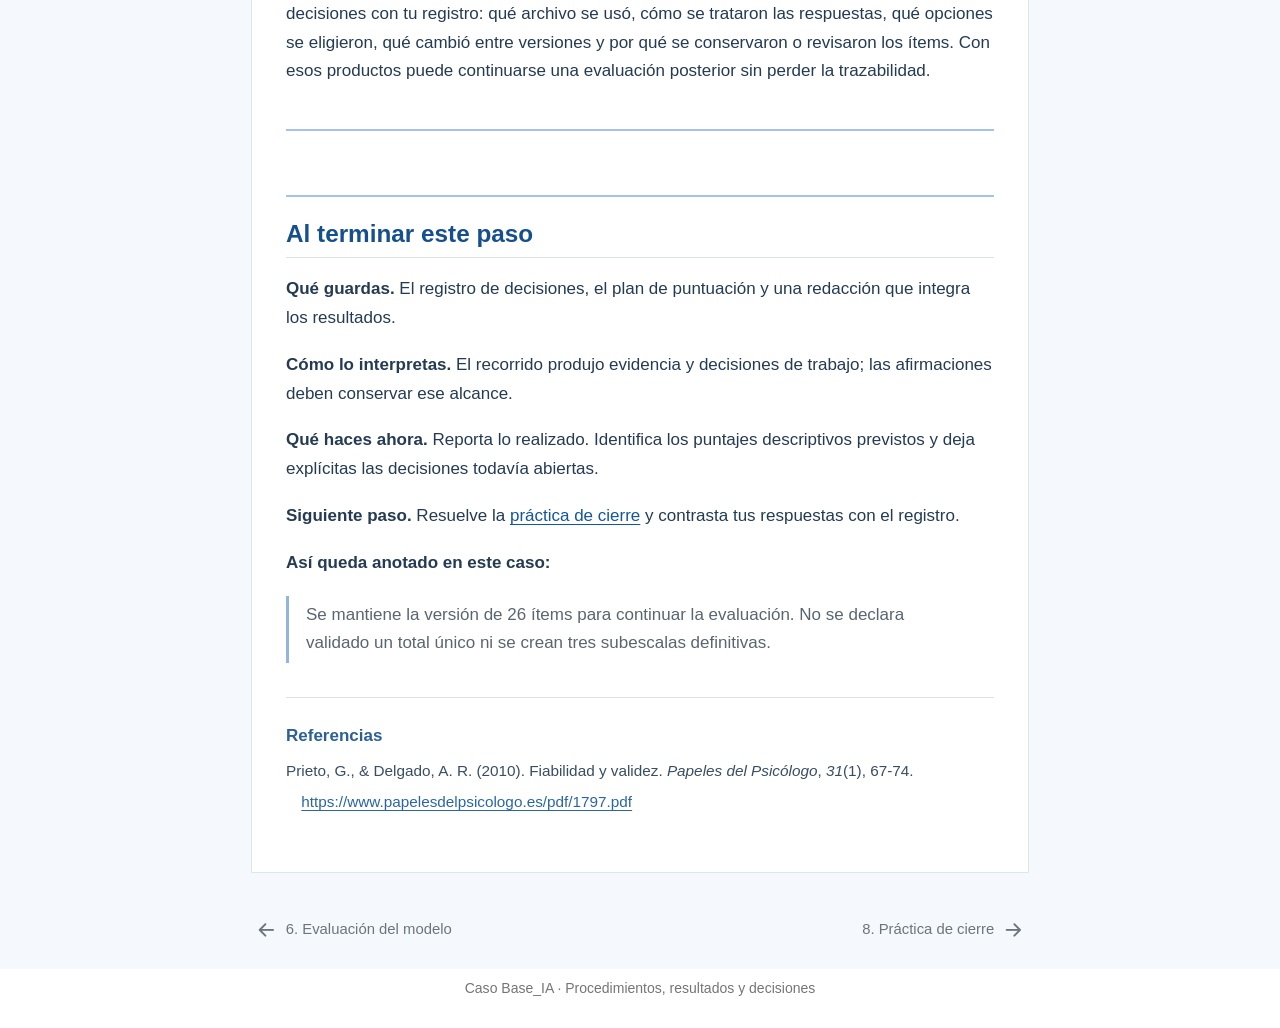
<file: docs/07-puntuar-informar.html>
<!DOCTYPE html>
<html xmlns="http://www.w3.org/1999/xhtml" lang="es" xml:lang="es"><head>

<meta charset="utf-8">
<meta name="generator" content="quarto-1.10.18">

<meta name="viewport" content="width=device-width, initial-scale=1.0, user-scalable=yes">


<title>7. Cerrar las decisiones y definir las puntuaciones – Confiabilidad y AFE</title>
<style>
/* Default styles provided by pandoc.
** See https://pandoc.org/MANUAL.html#variables-for-html for config info.
*/
span.smallcaps{font-variant: small-caps;}
div.columns{display: flex; gap: 1.5em;}
div.column{flex: auto;}
@media screen {
div.columns{gap: min(4vw, 1.5em);}
div.column{overflow-x: auto;}
}
div.hanging-indent{margin-left: 1.5em; text-indent: -1.5em;}
ul.task-list{list-style: none;}
ul.task-list li input[type="checkbox"] {
  width: 0.8em;
  margin: 0 0.8em 0.2em -1em; /* quarto-specific, see https://github.com/quarto-dev/quarto-cli/issues/4556 */ 
  vertical-align: middle;
}
/* CSS for citations */
div.csl-bib-body { }
div.csl-entry {
  clear: both;
  margin-bottom: 0em;
}
.hanging-indent div.csl-entry {
  margin-left:2em;
  text-indent:-2em;
}
div.csl-left-margin {
  min-width:2em;
  float:left;
}
div.csl-right-inline {
  margin-left:2em;
  padding-left:1em;
}
div.csl-indent {
  margin-left: 2em;
}</style>


<script src="site_libs/quarto-nav/quarto-nav.js"></script>
<script src="site_libs/quarto-nav/headroom.min.js"></script>
<script src="site_libs/clipboard/clipboard.min.js"></script>
<script src="site_libs/quarto-search/autocomplete.umd.js"></script>
<script src="site_libs/quarto-search/fuse.min.js"></script>
<script src="site_libs/quarto-search/quarto-search.js"></script>
<meta name="quarto:offset" content="./">
<link href="./08-practica.html" rel="next">
<link href="./06-evaluar-modelo.html" rel="prev">
<script src="site_libs/quarto-html/quarto.js" type="module"></script>
<script src="site_libs/quarto-html/tabsets/tabsets.js" type="module"></script>
<script src="site_libs/quarto-html/popper.min.js"></script>
<script src="site_libs/quarto-html/tippy.umd.min.js"></script>
<script src="site_libs/quarto-html/anchor.min.js"></script>
<link href="site_libs/quarto-html/tippy.css" rel="stylesheet">
<link href="site_libs/quarto-html/quarto-syntax-highlighting-64a204ab8560d761af7679ceaba22944.css" rel="stylesheet" id="quarto-text-highlighting-styles">
<script src="site_libs/bootstrap/bootstrap.min.js"></script>
<link href="site_libs/bootstrap/bootstrap-icons.css" rel="stylesheet">
<link href="site_libs/bootstrap/bootstrap-53b8d4779731abdf69e8c6ca44a22a0c.min.css" rel="stylesheet" append-hash="true" id="quarto-bootstrap" data-mode="light">
<script id="quarto-search-options" type="application/json">{
  "location": "sidebar",
  "copy-button": false,
  "collapse-after": 3,
  "panel-placement": "start",
  "type": "textbox",
  "limit": 50,
  "keyboard-shortcut": [
    "f",
    "/",
    "s"
  ],
  "language": {
    "search-no-results-text": "No se han encontrado resultados",
    "search-matching-documents-text": "documentos encontrados",
    "search-copy-link-title": "Copiar el enlace en la búsqueda",
    "search-hide-matches-text": "Ocultar resultados adicionales",
    "search-more-match-text": "resultado adicional en este documento",
    "search-more-matches-text": "resultados adicionales en este documento",
    "search-clear-button-title": "Borrar",
    "search-text-placeholder": "",
    "search-detached-cancel-button-title": "Cancelar",
    "search-submit-button-title": "Enviar",
    "search-label": "Buscar"
  }
}</script>
<style>html{ scroll-behavior: smooth; }</style>


<link rel="stylesheet" href="estilos/sitio.css">
</head>

<body class="nav-sidebar docked nav-fixed quarto-light">

<div id="quarto-search-results"></div>
  <header id="quarto-header" class="headroom fixed-top">
    <nav class="navbar navbar-expand-lg " data-bs-theme="dark">
      <div class="navbar-container container-fluid">
      <div class="navbar-brand-container mx-auto">
    <a class="navbar-brand" href="./index.html">
    <span class="navbar-title">Confiabilidad y AFE</span>
    </a>
  </div>
          <button class="navbar-toggler" type="button" data-bs-toggle="collapse" data-bs-target="#navbarCollapse" aria-controls="navbarCollapse" role="menu" aria-expanded="false" aria-label="Navegación de palanca" onclick="if (window.quartoToggleHeadroom) { window.quartoToggleHeadroom(); }">
  <span class="navbar-toggler-icon"></span>
</button>
          <div class="collapse navbar-collapse" id="navbarCollapse">
            <ul class="navbar-nav navbar-nav-scroll me-auto">
  <li class="nav-item">
    <a class="nav-link active" href="./index.html" aria-current="page"> 
<span class="menu-text">Guía paso a paso</span></a>
  </li>  
  <li class="nav-item">
    <a class="nav-link" href="./resultados.html"> 
<span class="menu-text">Resultados completos</span></a>
  </li>  
  <li class="nav-item">
    <a class="nav-link" href="./recursos.html"> 
<span class="menu-text">Videos y lecturas</span></a>
  </li>  
</ul>
          </div> <!-- /navcollapse -->
            <div class="quarto-navbar-tools">
</div>
      </div> <!-- /container-fluid -->
    </nav>
  <nav class="quarto-secondary-nav">
    <div class="container-fluid d-flex">
      <button type="button" class="quarto-btn-toggle btn" data-bs-toggle="collapse" role="button" data-bs-target=".quarto-sidebar-collapse-item" aria-controls="quarto-sidebar" aria-expanded="false" aria-label="Alternar barra lateral" onclick="if (window.quartoToggleHeadroom) { window.quartoToggleHeadroom(); }">
        <i class="bi bi-layout-text-sidebar-reverse"></i>
      </button>
        <nav class="quarto-page-breadcrumbs" aria-label="breadcrumb"><ol class="breadcrumb"><li class="breadcrumb-item"><a href="./01-preparar.html">Procedimiento y decisiones</a></li><li class="breadcrumb-item"><a href="./07-puntuar-informar.html">7. Puntuación e informe</a></li></ol></nav>
        <a class="flex-grow-1" role="navigation" data-bs-toggle="collapse" data-bs-target=".quarto-sidebar-collapse-item" aria-controls="quarto-sidebar" aria-expanded="false" aria-label="Alternar barra lateral" onclick="if (window.quartoToggleHeadroom) { window.quartoToggleHeadroom(); }">      
        </a>
      <button type="button" class="btn quarto-search-button" aria-label="Buscar" onclick="window.quartoOpenSearch();">
        <i class="bi bi-search"></i>
      </button>
    </div>
  </nav>
</header>
<!-- content -->
<div id="quarto-content" class="quarto-container page-columns page-rows-contents page-layout-article page-navbar">
<!-- sidebar -->
  <nav id="quarto-sidebar" class="sidebar collapse collapse-horizontal quarto-sidebar-collapse-item sidebar-navigation docked overflow-auto">
        <div class="mt-2 flex-shrink-0 align-items-center">
        <div class="sidebar-search">
        <div id="quarto-search" class="" title="Buscar"></div>
        </div>
        </div>
    <div class="sidebar-menu-container"> 
    <ul class="list-unstyled mt-1">
        <li class="sidebar-item">
  <div class="sidebar-item-container"> 
  <a href="./index.html" class="sidebar-item-text sidebar-link">
 <span class="menu-text">Inicio y ruta de trabajo</span></a>
  </div>
</li>
        <li class="sidebar-item sidebar-item-section">
      <div class="sidebar-item-container"> 
            <a class="sidebar-item-text sidebar-link text-start" data-bs-toggle="collapse" data-bs-target="#quarto-sidebar-section-1" role="navigation" aria-expanded="true">
 <span class="menu-text">Procedimiento y decisiones</span></a>
          <a class="sidebar-item-toggle text-start" data-bs-toggle="collapse" data-bs-target="#quarto-sidebar-section-1" role="navigation" aria-expanded="true" aria-label="Alternar sección">
            <i class="bi bi-chevron-right ms-2"></i>
          </a> 
      </div>
      <ul id="quarto-sidebar-section-1" class="collapse list-unstyled sidebar-section depth1 show">  
          <li class="sidebar-item">
  <div class="sidebar-item-container"> 
  <a href="./01-preparar.html" class="sidebar-item-text sidebar-link">
 <span class="menu-text">1. Preparación de datos</span></a>
  </div>
</li>
          <li class="sidebar-item">
  <div class="sidebar-item-container"> 
  <a href="./02-confiabilidad.html" class="sidebar-item-text sidebar-link">
 <span class="menu-text">2. Confiabilidad</span></a>
  </div>
</li>
          <li class="sidebar-item">
  <div class="sidebar-item-container"> 
  <a href="./03-comprobar-matriz.html" class="sidebar-item-text sidebar-link">
 <span class="menu-text">3. KMO y Bartlett</span></a>
  </div>
</li>
          <li class="sidebar-item">
  <div class="sidebar-item-container"> 
  <a href="./04-construir-solucion.html" class="sidebar-item-text sidebar-link">
 <span class="menu-text">4. Extracción y rotación</span></a>
  </div>
</li>
          <li class="sidebar-item">
  <div class="sidebar-item-container"> 
  <a href="./05-decidir-items.html" class="sidebar-item-text sidebar-link">
 <span class="menu-text">5. Decisiones sobre los ítems</span></a>
  </div>
</li>
          <li class="sidebar-item">
  <div class="sidebar-item-container"> 
  <a href="./06-evaluar-modelo.html" class="sidebar-item-text sidebar-link">
 <span class="menu-text">6. Evaluación del modelo</span></a>
  </div>
</li>
          <li class="sidebar-item">
  <div class="sidebar-item-container"> 
  <a href="./07-puntuar-informar.html" class="sidebar-item-text sidebar-link active">
 <span class="menu-text">7. Puntuación e informe</span></a>
  </div>
</li>
          <li class="sidebar-item">
  <div class="sidebar-item-container"> 
  <a href="./08-practica.html" class="sidebar-item-text sidebar-link">
 <span class="menu-text">8. Práctica de cierre</span></a>
  </div>
</li>
      </ul>
  </li>
        <li class="sidebar-item sidebar-item-section">
      <div class="sidebar-item-container"> 
            <a class="sidebar-item-text sidebar-link text-start" data-bs-toggle="collapse" data-bs-target="#quarto-sidebar-section-2" role="navigation" aria-expanded="true">
 <span class="menu-text">Material de consulta</span></a>
          <a class="sidebar-item-toggle text-start" data-bs-toggle="collapse" data-bs-target="#quarto-sidebar-section-2" role="navigation" aria-expanded="true" aria-label="Alternar sección">
            <i class="bi bi-chevron-right ms-2"></i>
          </a> 
      </div>
      <ul id="quarto-sidebar-section-2" class="collapse list-unstyled sidebar-section depth1 show">  
          <li class="sidebar-item">
  <div class="sidebar-item-container"> 
  <a href="./recursos.html" class="sidebar-item-text sidebar-link">
 <span class="menu-text">Videos y lecturas</span></a>
  </div>
</li>
          <li class="sidebar-item">
  <div class="sidebar-item-container"> 
  <a href="./resultados.html" class="sidebar-item-text sidebar-link">
 <span class="menu-text">Resultados completos</span></a>
  </div>
</li>
          <li class="sidebar-item">
  <div class="sidebar-item-container"> 
  <a href="./referencias.html" class="sidebar-item-text sidebar-link">
 <span class="menu-text">Referencias APA 7</span></a>
  </div>
</li>
      </ul>
  </li>
    </ul>
    </div>
</nav>
<div id="quarto-sidebar-glass" class="quarto-sidebar-collapse-item" data-bs-toggle="collapse" data-bs-target=".quarto-sidebar-collapse-item"></div>
<!-- margin-sidebar -->
    <div id="quarto-margin-sidebar" class="sidebar margin-sidebar">
        <nav id="TOC" role="doc-toc" class="toc-active">
    <h2 id="toc-title">En esta página</h2>
   
  <ul class="collapse">
  <li><a href="#qué-entregamos-al-final-del-recorrido" id="toc-qué-entregamos-al-final-del-recorrido" class="nav-link active" data-scroll-target="#qué-entregamos-al-final-del-recorrido">Qué entregamos al final del recorrido</a></li>
  <li><a href="#calcular-una-puntuación-no-equivale-a-justificarla" id="toc-calcular-una-puntuación-no-equivale-a-justificarla" class="nav-link" data-scroll-target="#calcular-una-puntuación-no-equivale-a-justificarla">Calcular una puntuación no equivale a justificarla</a></li>
  <li><a href="#qué-hacemos-con-los-tres-factores-encontrados" id="toc-qué-hacemos-con-los-tres-factores-encontrados" class="nav-link" data-scroll-target="#qué-hacemos-con-los-tres-factores-encontrados">Qué hacemos con los tres factores encontrados</a></li>
  <li><a href="#el-registro-final-ya-resuelto-para-esta-base" id="toc-el-registro-final-ya-resuelto-para-esta-base" class="nav-link" data-scroll-target="#el-registro-final-ya-resuelto-para-esta-base">El registro final ya resuelto para esta base</a></li>
  <li><a href="#ejemplo-de-informe-que-integra-el-recorrido" id="toc-ejemplo-de-informe-que-integra-el-recorrido" class="nav-link" data-scroll-target="#ejemplo-de-informe-que-integra-el-recorrido">Ejemplo de informe que integra el recorrido</a></li>
  <li><a href="#comprobación-final" id="toc-comprobación-final" class="nav-link" data-scroll-target="#comprobación-final">Comprobación final</a></li>
  <li><a href="#al-terminar-este-paso" id="toc-al-terminar-este-paso" class="nav-link" data-scroll-target="#al-terminar-este-paso">Al terminar este paso</a></li>
  </ul>
</nav>
    </div>
<!-- main -->
<main class="content" id="quarto-document-content">

<header id="title-block-header" class="quarto-title-block default"><nav class="quarto-page-breadcrumbs quarto-title-breadcrumbs d-none d-lg-block" aria-label="breadcrumb"><ol class="breadcrumb"><li class="breadcrumb-item"><a href="./01-preparar.html">Procedimiento y decisiones</a></li><li class="breadcrumb-item"><a href="./07-puntuar-informar.html">7. Puntuación e informe</a></li></ol></nav>
<div class="quarto-title">
<h1 class="title">7. Cerrar las decisiones y definir las puntuaciones</h1>
</div>



<div class="quarto-title-meta">

    
  
    
  </div>
  


</header>


<section id="qué-entregamos-al-final-del-recorrido" class="level2">
<h2 class="anchored" data-anchor-id="qué-entregamos-al-final-del-recorrido">Qué entregamos al final del recorrido</h2>
<p>El producto final es un <strong>registro de análisis con decisiones justificadas</strong>, acompañado del reporte. En este caso queda documentado qué datos se analizaron, qué resultados se obtuvieron, qué ítems se conservan en la versión de trabajo y qué evidencia falta para cerrar los puntajes.</p>
</section>
<section id="calcular-una-puntuación-no-equivale-a-justificarla" class="level2">
<h2 class="anchored" data-anchor-id="calcular-una-puntuación-no-equivale-a-justificarla">Calcular una puntuación no equivale a justificarla</h2>
<p>Una media es una operación aritmética. Para interpretarla como medida de una dimensión necesitamos además explicar qué contenido combina y qué evidencia respalda esa interpretación <span class="citation" data-cites="prieto2010">(<a href="#ref-prieto2010" role="doc-biblioref">Prieto &amp; Delgado, 2010</a>)</span>.</p>
<p>El archivo ya contiene cinco medias y cinco sumas de bloques previstos:</p>
<table class="caption-top table">
<thead>
<tr class="header">
<th>Puntaje previsto</th>
<th>Cálculo aritmético de la media</th>
</tr>
</thead>
<tbody>
<tr class="odd">
<td>Expectativa de esfuerzo</td>
<td>Media de i01–i04</td>
</tr>
<tr class="even">
<td>Influencia social</td>
<td>Media de i05–i09</td>
</tr>
<tr class="odd">
<td>Condiciones para el uso</td>
<td>Media de i10–i14</td>
</tr>
<tr class="even">
<td>Intención de uso</td>
<td>Media de i15–i18</td>
</tr>
<tr class="odd">
<td>Uso académico declarado</td>
<td>Media de i19–i26</td>
</tr>
</tbody>
</table>
<p>Estos cálculos pueden describirse según la construcción prevista, <strong>con carácter provisional y condicionado por la preparación</strong>. El AFE recibido no confirma que constituyan cinco dimensiones separadas. La pregunta de investigación y el uso de la medida determinan si ese alcance descriptivo es suficiente.</p>
<section id="un-ejemplo-de-cómo-se-calcula-y-qué-se-escribe" class="level3">
<h3 class="anchored" data-anchor-id="un-ejemplo-de-cómo-se-calcula-y-qué-se-escribe">Un ejemplo de cómo se calcula y qué se escribe</h3>
<p>Supón una persona hipotética con respuestas 4, 5, 3 y 4 en i01–i04. Su suma sería 16 y su media 4. Este ejemplo no corresponde a un participante de la base.</p>
<p>La operación termina al obtener la media. La interpretación termina después de justificar qué representa. Una redacción prudente sería: «El promedio del bloque previsto de expectativa de esfuerzo fue 4 en este ejemplo». No equivale a concluir que la persona tiene una capacidad objetiva de nivel 4.</p>
</section>
</section>
<section id="qué-hacemos-con-los-tres-factores-encontrados" class="level2">
<h2 class="anchored" data-anchor-id="qué-hacemos-con-los-tres-factores-encontrados">Qué hacemos con los tres factores encontrados</h2>
<p>Los factores ayudan a estudiar la estructura. <strong>No obligan a crear tres nuevas sumas.</strong> Para hacerlo habría que definir con claridad su contenido, resolver los ítems ambiguos, volver a estimar la solución y estudiar la confiabilidad de esos puntajes. Esas decisiones todavía no se han cerrado en este caso.</p>
<p>Tampoco se ha justificado un total de 26 ítems como medida de una sola dimensión. El alfa global se conserva como resultado del conjunto examinado, con esa limitación.</p>
</section>
<section id="el-registro-final-ya-resuelto-para-esta-base" class="level2">
<h2 class="anchored" data-anchor-id="el-registro-final-ya-resuelto-para-esta-base">El registro final ya resuelto para esta base</h2>
<div class="tabla-desplazable">
<table class="table registro-final">
<thead>
<tr>
<th scope="col">
Paso
</th>
<th scope="col">
Resultado
</th>
<th scope="col">
Decisión actual
</th>
<th scope="col">
Qué falta para cerrar
</th>
</tr>
</thead>
<tbody>
<tr>
<th scope="row">
Preparación
</th>
<td>
268 casos, 26 ítems y 907 celdas sustituidas
</td>
<td>
Usar esta base para reproducir y declarar las sustituciones.
</td>
<td>
Recuperar las respuestas originales para el contraste de preparación.
</td>
</tr>
<tr>
<th scope="row">
Confiabilidad global
</th>
<td>
α = .9632; ω total = .9654
</td>
<td>
Informar consistencia alta, sin inferir una única dimensión.
</td>
<td>
Relacionar el coeficiente con el puntaje que finalmente se justifique.
</td>
</tr>
<tr>
<th scope="row">
KMO y Bartlett
</th>
<td>
KMO = .9521; χ²(325) = 6196.77, p &lt; .001
</td>
<td>
Continuar con el AFE.
</td>
<td>
No confundir adecuación de la matriz con ajuste del modelo.
</td>
</tr>
<tr>
<th scope="row">
Construcción de la solución
</th>
<td>
Pearson, MinRes, retención original de tres y Promax
</td>
<td>
Interpretar esta solución y registrar las opciones.
</td>
<td>
Estudiar alternativas justificadas, sin imponer el número por los nombres teóricos.
</td>
</tr>
<tr>
<th scope="row">
Ítems
</th>
<td>
Cargas, unicidades y comunalidades de los 26 ítems
</td>
<td>
Conservar la versión de trabajo; ninguna eliminación automática.
</td>
<td>
Revisar los asuntos de contenido y pertenencia de la tabla de decisiones.
</td>
</tr>
<tr>
<th scope="row">
Ajuste
</th>
<td>
RMSEA = .0847; TLI = .8925; RMSR = .0346
</td>
<td>
Mantener carácter exploratorio.
</td>
<td>
Contrastar preparación y soluciones antes de cerrar la estructura.
</td>
</tr>
<tr>
<th scope="row">
Puntuaciones
</th>
<td>
Cinco bloques previstos y tres factores exploratorios
</td>
<td>
Distinguir puntajes descriptivos previstos de escalas validadas.
</td>
<td>
No adoptar tres nuevas sumas definitivas por asociación de cargas.
</td>
</tr>
</tbody>
</table>
</div>
<p><a href="descargas/registro_decisiones.csv" class="boton-descarga" download="registro_decisiones.csv">Descargar este registro en CSV</a></p>
<p>La decisión actual es <strong>conservar los 26 ítems para continuar la evaluación</strong>, mantener separados los resultados descriptivos y las afirmaciones de validez, y no declarar todavía una versión psicométrica final. El análisis exploratorio sí aporta una descripción verificable de la solución y localiza problemas concretos.</p>
</section>
<section id="ejemplo-de-informe-que-integra-el-recorrido" class="level2">
<h2 class="anchored" data-anchor-id="ejemplo-de-informe-que-integra-el-recorrido">Ejemplo de informe que integra el recorrido</h2>
<blockquote class="blockquote">
<p>Se analizaron 26 ítems en una base completada de 268 casos. Los controles registraron 907 sustituciones por medias, equivalentes al 13.02 % de las celdas de ítems. La matriz fue adecuada para continuar con la exploración, con KMO = .952 y una prueba de Bartlett significativa, χ²(325) = 6196.77, p &lt; .001. La solución guardada empleó MinRes, rotación Promax y retención de tres factores mediante análisis paralelo. Se reprodujo fijando tres factores para completar sus resultados.</p>
<p>Alfa global fue .963 y omega total .965. La solución representó 63.70 % de la varianza y presentó correlaciones factoriales entre .635 y .738. Se observaron ítems con cargas cruzadas o varianza común limitada. El ajuste exacto fue rechazado, χ²(250) = 731.71, p &lt; .001; RMSEA = .085, IC del 90 % [.078, .092], TLI = .892 y RMSR = .035. Se conservaron los 26 ítems como versión de trabajo y se documentaron las revisiones de contenido y pertenencia. Los resultados se interpretan como exploratorios y condicionados por la preparación de los datos; no confirman cinco subescalas ni justifican un puntaje unidimensional definitivo.</p>
</blockquote>
</section>
<section id="comprobación-final" class="level2">
<h2 class="anchored" data-anchor-id="comprobación-final">Comprobación final</h2>
<p>Antes de cerrar un análisis propio, comprueba si otra persona podría reconstruir las decisiones con tu registro: qué archivo se usó, cómo se trataron las respuestas, qué opciones se eligieron, qué cambió entre versiones y por qué se conservaron o revisaron los ítems. Con esos productos puede continuarse una evaluación posterior sin perder la trazabilidad.</p>
</section>
<section id="al-terminar-este-paso" class="level2 cierre">
<h2 class="cierre anchored" data-anchor-id="al-terminar-este-paso">Al terminar este paso</h2>
<p><strong>Qué guardas.</strong> El registro de decisiones, el plan de puntuación y una redacción que integra los resultados.</p>
<p><strong>Cómo lo interpretas.</strong> El recorrido produjo evidencia y decisiones de trabajo; las afirmaciones deben conservar ese alcance.</p>
<p><strong>Qué haces ahora.</strong> Reporta lo realizado. Identifica los puntajes descriptivos previstos y deja explícitas las decisiones todavía abiertas.</p>
<p><strong>Siguiente paso.</strong> Resuelve la <a href="./08-practica.html">práctica de cierre</a> y contrasta tus respuestas con el registro.</p>
<p><strong>Así queda anotado en este caso:</strong></p>
<blockquote class="blockquote">
<p>Se mantiene la versión de 26 ítems para continuar la evaluación. No se declara validado un total único ni se crean tres subescalas definitivas.</p>
</blockquote>



</section>

<div id="quarto-appendix" class="default"><section class="quarto-appendix-contents" role="doc-bibliography" id="quarto-bibliography"><h2 class="anchored quarto-appendix-heading">Referencias</h2><div id="refs" class="references csl-bib-body hanging-indent" data-entry-spacing="0" data-line-spacing="2" role="list">
<div id="ref-prieto2010" class="csl-entry" role="listitem">
Prieto, G., &amp; Delgado, A. R. (2010). Fiabilidad y validez. <em>Papeles del Psicólogo</em>, <em>31</em>(1), 67-74. <a href="https://www.papelesdelpsicologo.es/pdf/1797.pdf">https://www.papelesdelpsicologo.es/pdf/1797.pdf</a>
</div>
</div></section></div></main> <!-- /main -->
<script src="assets/guia.js"></script>

<script id="quarto-html-after-body" type="application/javascript">
  window.document.addEventListener("DOMContentLoaded", function (event) {
    const icon = "";
    const anchorJS = new window.AnchorJS();
    anchorJS.options = {
      placement: 'right',
      icon: icon
    };
    anchorJS.add('.anchored');
    const isCodeAnnotation = (el) => {
      for (const clz of el.classList) {
        if (clz.startsWith('code-annotation-')) {                     
          return true;
        }
      }
      return false;
    }
    const onCopySuccess = function(e) {
      // button target
      const button = e.trigger;
      // don't keep focus
      button.blur();
      // flash "checked"
      button.classList.add('code-copy-button-checked');
      var currentTitle = button.getAttribute("title");
      button.setAttribute("title", "Copiado");
      let tooltip;
      if (window.bootstrap) {
        button.setAttribute("data-bs-toggle", "tooltip");
        button.setAttribute("data-bs-placement", "left");
        button.setAttribute("data-bs-title", "Copiado");
        tooltip = new bootstrap.Tooltip(button, 
          { trigger: "manual", 
            customClass: "code-copy-button-tooltip",
            offset: [0, -8]});
        tooltip.show();    
      }
      setTimeout(function() {
        if (tooltip) {
          tooltip.hide();
          button.removeAttribute("data-bs-title");
          button.removeAttribute("data-bs-toggle");
          button.removeAttribute("data-bs-placement");
        }
        button.setAttribute("title", currentTitle);
        button.classList.remove('code-copy-button-checked');
      }, 1000);
      // clear code selection
      e.clearSelection();
    }
    const getTextToCopy = function(trigger) {
      const outerScaffold = trigger.parentElement.cloneNode(true);
      const codeEl = outerScaffold.querySelector('code');
      for (const childEl of codeEl.children) {
        if (isCodeAnnotation(childEl)) {
          childEl.remove();
        }
      }
      return codeEl.innerText;
    }
    const clipboard = new window.ClipboardJS('.code-copy-button:not([data-in-quarto-modal])', {
      text: getTextToCopy
    });
    clipboard.on('success', onCopySuccess);
    if (window.document.getElementById('quarto-embedded-source-code-modal')) {
      const clipboardModal = new window.ClipboardJS('.code-copy-button[data-in-quarto-modal]', {
        text: getTextToCopy,
        container: window.document.getElementById('quarto-embedded-source-code-modal')
      });
      clipboardModal.on('success', onCopySuccess);
    }
      var localhostRegex = new RegExp(/^(?:http|https):\/\/localhost\:?[0-9]*\//);
      var mailtoRegex = new RegExp(/^mailto:/);
        var filterRegex = new RegExp("https:\/\/donaldgonza\.github\.io\/confiabilidad-afe\/");
      var isInternal = (href) => {
          return filterRegex.test(href) || localhostRegex.test(href) || mailtoRegex.test(href);
      }
      // Inspect non-navigation links and adorn them if external
     var links = window.document.querySelectorAll('a[href]:not(.nav-link):not(.navbar-brand):not(.toc-action):not(.sidebar-link):not(.sidebar-item-toggle):not(.pagination-link):not(.no-external):not([aria-hidden]):not(.dropdown-item):not(.quarto-navigation-tool):not(.about-link)');
      for (var i=0; i<links.length; i++) {
        const link = links[i];
        if (!isInternal(link.href)) {
          // undo the damage that might have been done by quarto-nav.js in the case of
          // links that we want to consider external
          if (link.dataset.originalHref !== undefined) {
            link.href = link.dataset.originalHref;
          }
        }
      }
    function tippyHover(el, contentFn, onTriggerFn, onUntriggerFn) {
      const config = {
        allowHTML: true,
        maxWidth: 500,
        delay: 100,
        arrow: false,
        appendTo: function(el) {
            return el.parentElement;
        },
        interactive: true,
        interactiveBorder: 10,
        theme: 'quarto',
        placement: 'bottom-start',
      };
      if (contentFn) {
        config.content = contentFn;
      }
      if (onTriggerFn) {
        config.onTrigger = onTriggerFn;
      }
      if (onUntriggerFn) {
        config.onUntrigger = onUntriggerFn;
      }
      window.tippy(el, config); 
    }
    const noterefs = window.document.querySelectorAll('a[role="doc-noteref"]');
    for (var i=0; i<noterefs.length; i++) {
      const ref = noterefs[i];
      tippyHover(ref, function() {
        // use id or data attribute instead here
        let href = ref.getAttribute('data-footnote-href') || ref.getAttribute('href');
        try { href = new URL(href).hash; } catch {}
        const id = href.replace(/^#\/?/, "");
        const note = window.document.getElementById(id);
        if (note) {
          return note.innerHTML;
        } else {
          return "";
        }
      });
    }
    const xrefs = window.document.querySelectorAll('a.quarto-xref');
    const processXRef = (id, note) => {
      // Strip column container classes
      const stripColumnClz = (el) => {
        el.classList.remove("page-full", "page-columns");
        if (el.children) {
          for (const child of el.children) {
            stripColumnClz(child);
          }
        }
      }
      stripColumnClz(note)
      if (id === null || id.startsWith('sec-')) {
        // Special case sections, only their first couple elements
        const container = document.createElement("div");
        if (note.children && note.children.length > 2) {
          container.appendChild(note.children[0].cloneNode(true));
          for (let i = 1; i < note.children.length; i++) {
            const child = note.children[i];
            if (child.tagName === "P" && child.innerText === "") {
              continue;
            } else {
              container.appendChild(child.cloneNode(true));
              break;
            }
          }
          if (window.Quarto?.typesetMath) {
            window.Quarto.typesetMath(container);
          }
          return container.innerHTML
        } else {
          if (window.Quarto?.typesetMath) {
            window.Quarto.typesetMath(note);
          }
          return note.innerHTML;
        }
      } else {
        // Remove any anchor links if they are present
        const anchorLink = note.querySelector('a.anchorjs-link');
        if (anchorLink) {
          anchorLink.remove();
        }
        if (window.Quarto?.typesetMath) {
          window.Quarto.typesetMath(note);
        }
        if (note.classList.contains("callout")) {
          return note.outerHTML;
        } else {
          return note.innerHTML;
        }
      }
    }
    for (var i=0; i<xrefs.length; i++) {
      const xref = xrefs[i];
      tippyHover(xref, undefined, function(instance) {
        instance.disable();
        let url = xref.getAttribute('href');
        let hash = undefined; 
        if (url.startsWith('#')) {
          hash = url;
        } else {
          try { hash = new URL(url).hash; } catch {}
        }
        if (hash) {
          const id = hash.replace(/^#\/?/, "");
          const note = window.document.getElementById(id);
          if (note !== null) {
            try {
              const html = processXRef(id, note.cloneNode(true));
              instance.setContent(html);
            } finally {
              instance.enable();
              instance.show();
            }
          } else {
            // See if we can fetch this
            fetch(url.split('#')[0])
            .then(res => res.text())
            .then(html => {
              const parser = new DOMParser();
              const htmlDoc = parser.parseFromString(html, "text/html");
              const note = htmlDoc.getElementById(id);
              if (note !== null) {
                const html = processXRef(id, note);
                instance.setContent(html);
              } 
            }).finally(() => {
              instance.enable();
              instance.show();
            });
          }
        } else {
          // See if we can fetch a full url (with no hash to target)
          // This is a special case and we should probably do some content thinning / targeting
          fetch(url)
          .then(res => res.text())
          .then(html => {
            const parser = new DOMParser();
            const htmlDoc = parser.parseFromString(html, "text/html");
            const note = htmlDoc.querySelector('main.content');
            if (note !== null) {
              // This should only happen for chapter cross references
              // (since there is no id in the URL)
              // remove the first header
              if (note.children.length > 0 && note.children[0].tagName === "HEADER") {
                note.children[0].remove();
              }
              const html = processXRef(null, note);
              instance.setContent(html);
            } 
          }).finally(() => {
            instance.enable();
            instance.show();
          });
        }
      }, function(instance) {
      });
    }
        let selectedAnnoteEl;
        const selectorForAnnotation = ( cell, annotation) => {
          let cellAttr = 'data-code-cell="' + cell + '"';
          let lineAttr = 'data-code-annotation="' +  annotation + '"';
          const selector = 'span[' + cellAttr + '][' + lineAttr + ']';
          return selector;
        }
        const selectCodeLines = (annoteEl) => {
          const doc = window.document;
          const targetCell = annoteEl.getAttribute("data-target-cell");
          const targetAnnotation = annoteEl.getAttribute("data-target-annotation");
          const annoteSpan = window.document.querySelector(selectorForAnnotation(targetCell, targetAnnotation));
          const lines = annoteSpan.getAttribute("data-code-lines").split(",");
          const lineIds = lines.map((line) => {
            return targetCell + "-" + line;
          })
          let top = null;
          let height = null;
          let parent = null;
          if (lineIds.length > 0) {
              //compute the position of the single el (top and bottom and make a div)
              const el = window.document.getElementById(lineIds[0]);
              top = el.offsetTop;
              height = el.offsetHeight;
              parent = el.parentElement.parentElement;
            if (lineIds.length > 1) {
              const lastEl = window.document.getElementById(lineIds[lineIds.length - 1]);
              const bottom = lastEl.offsetTop + lastEl.offsetHeight;
              height = bottom - top;
            }
            if (top !== null && height !== null && parent !== null) {
              // cook up a div (if necessary) and position it 
              let div = window.document.getElementById("code-annotation-line-highlight");
              if (div === null) {
                div = window.document.createElement("div");
                div.setAttribute("id", "code-annotation-line-highlight");
                div.style.position = 'absolute';
                parent.appendChild(div);
              }
              div.style.top = top - 2 + "px";
              div.style.height = height + 4 + "px";
              div.style.left = 0;
              let gutterDiv = window.document.getElementById("code-annotation-line-highlight-gutter");
              if (gutterDiv === null) {
                gutterDiv = window.document.createElement("div");
                gutterDiv.setAttribute("id", "code-annotation-line-highlight-gutter");
                gutterDiv.style.position = 'absolute';
                const codeCell = window.document.getElementById(targetCell);
                const gutter = codeCell.querySelector('.code-annotation-gutter');
                gutter.appendChild(gutterDiv);
              }
              gutterDiv.style.top = top - 2 + "px";
              gutterDiv.style.height = height + 4 + "px";
            }
            selectedAnnoteEl = annoteEl;
          }
        };
        const unselectCodeLines = () => {
          const elementsIds = ["code-annotation-line-highlight", "code-annotation-line-highlight-gutter"];
          elementsIds.forEach((elId) => {
            const div = window.document.getElementById(elId);
            if (div) {
              div.remove();
            }
          });
          selectedAnnoteEl = undefined;
        };
          // Handle positioning of the toggle
      window.addEventListener(
        "resize",
        throttle(() => {
          elRect = undefined;
          if (selectedAnnoteEl) {
            selectCodeLines(selectedAnnoteEl);
          }
        }, 10)
      );
      function throttle(fn, ms) {
      let throttle = false;
      let timer;
        return (...args) => {
          if(!throttle) { // first call gets through
              fn.apply(this, args);
              throttle = true;
          } else { // all the others get throttled
              if(timer) clearTimeout(timer); // cancel #2
              timer = setTimeout(() => {
                fn.apply(this, args);
                timer = throttle = false;
              }, ms);
          }
        };
      }
        // Attach click handler to the DT
        const annoteDls = window.document.querySelectorAll('dt[data-target-cell]');
        for (const annoteDlNode of annoteDls) {
          annoteDlNode.addEventListener('click', (event) => {
            const clickedEl = event.target;
            if (clickedEl !== selectedAnnoteEl) {
              unselectCodeLines();
              const activeEl = window.document.querySelector('dt[data-target-cell].code-annotation-active');
              if (activeEl) {
                activeEl.classList.remove('code-annotation-active');
              }
              selectCodeLines(clickedEl);
              clickedEl.classList.add('code-annotation-active');
            } else {
              // Unselect the line
              unselectCodeLines();
              clickedEl.classList.remove('code-annotation-active');
            }
          });
        }
    const findCites = (el) => {
      const parentEl = el.parentElement;
      if (parentEl) {
        const cites = parentEl.dataset.cites;
        if (cites) {
          return {
            el,
            cites: cites.split(' ')
          };
        } else {
          return findCites(el.parentElement)
        }
      } else {
        return undefined;
      }
    };
    var bibliorefs = window.document.querySelectorAll('a[role="doc-biblioref"]');
    for (var i=0; i<bibliorefs.length; i++) {
      const ref = bibliorefs[i];
      const citeInfo = findCites(ref);
      if (citeInfo) {
        tippyHover(citeInfo.el, function() {
          var popup = window.document.createElement('div');
          citeInfo.cites.forEach(function(cite) {
            var citeDiv = window.document.createElement('div');
            citeDiv.classList.add('hanging-indent');
            citeDiv.classList.add('csl-entry');
            var biblioDiv = window.document.getElementById('ref-' + cite);
            if (biblioDiv) {
              citeDiv.innerHTML = biblioDiv.innerHTML;
            }
            popup.appendChild(citeDiv);
          });
          return popup.innerHTML;
        });
      }
    }
  });
  </script>
<nav class="page-navigation">
  <div class="nav-page nav-page-previous">
      <a href="./06-evaluar-modelo.html" class="pagination-link" aria-label="6. Evaluación del modelo">
        <i class="bi bi-arrow-left-short"></i> <span class="nav-page-text">6. Evaluación del modelo</span>
      </a>          
  </div>
  <div class="nav-page nav-page-next">
      <a href="./08-practica.html" class="pagination-link" aria-label="8. Práctica de cierre">
        <span class="nav-page-text">8. Práctica de cierre</span> <i class="bi bi-arrow-right-short"></i>
      </a>
  </div>
</nav>
</div> <!-- /content -->
<footer class="footer">
  <div class="nav-footer">
    <div class="nav-footer-left">
      &nbsp;
    </div>   
    <div class="nav-footer-center">
<p>Caso Base_IA · Procedimientos, resultados y decisiones</p>
</div>
    <div class="nav-footer-right">
      &nbsp;
    </div>
  </div>
</footer>




<script src="site_libs/quarto-html/zenscroll-min.js"></script>
</body></html>
</file>
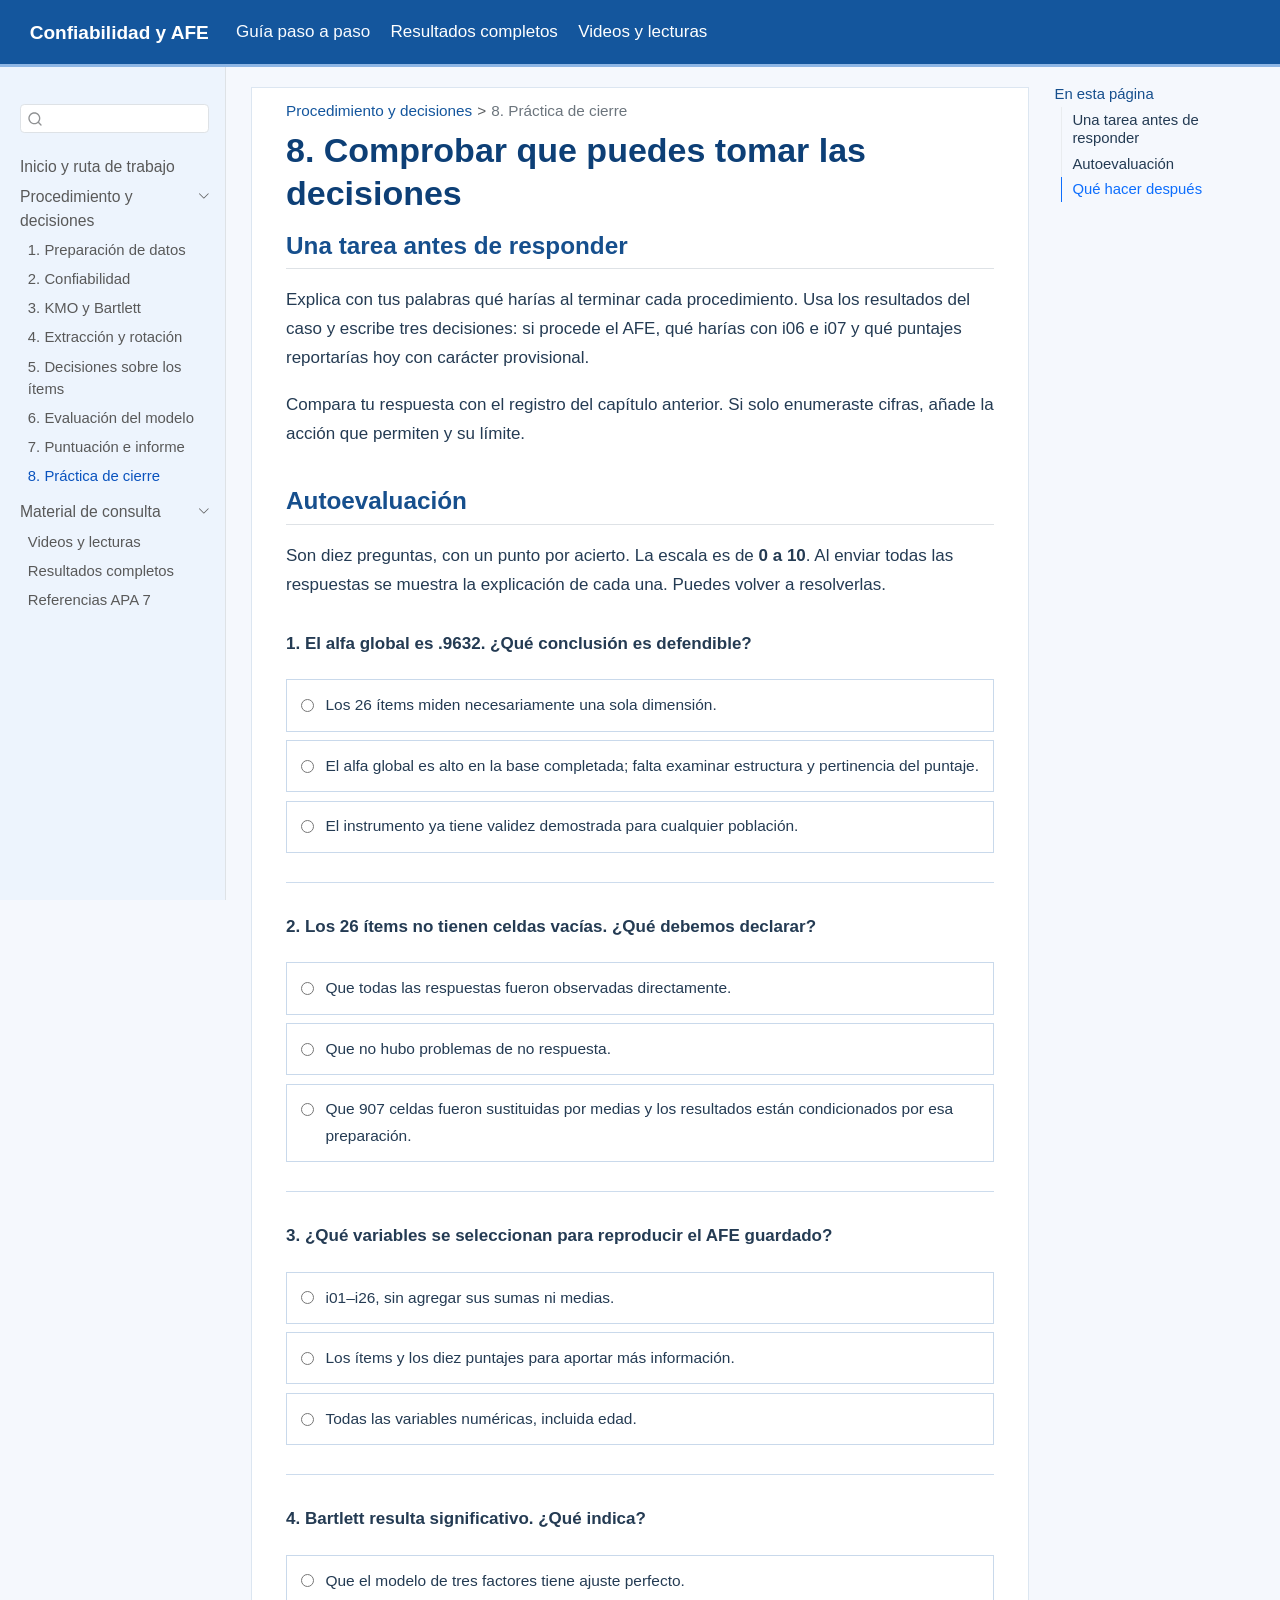
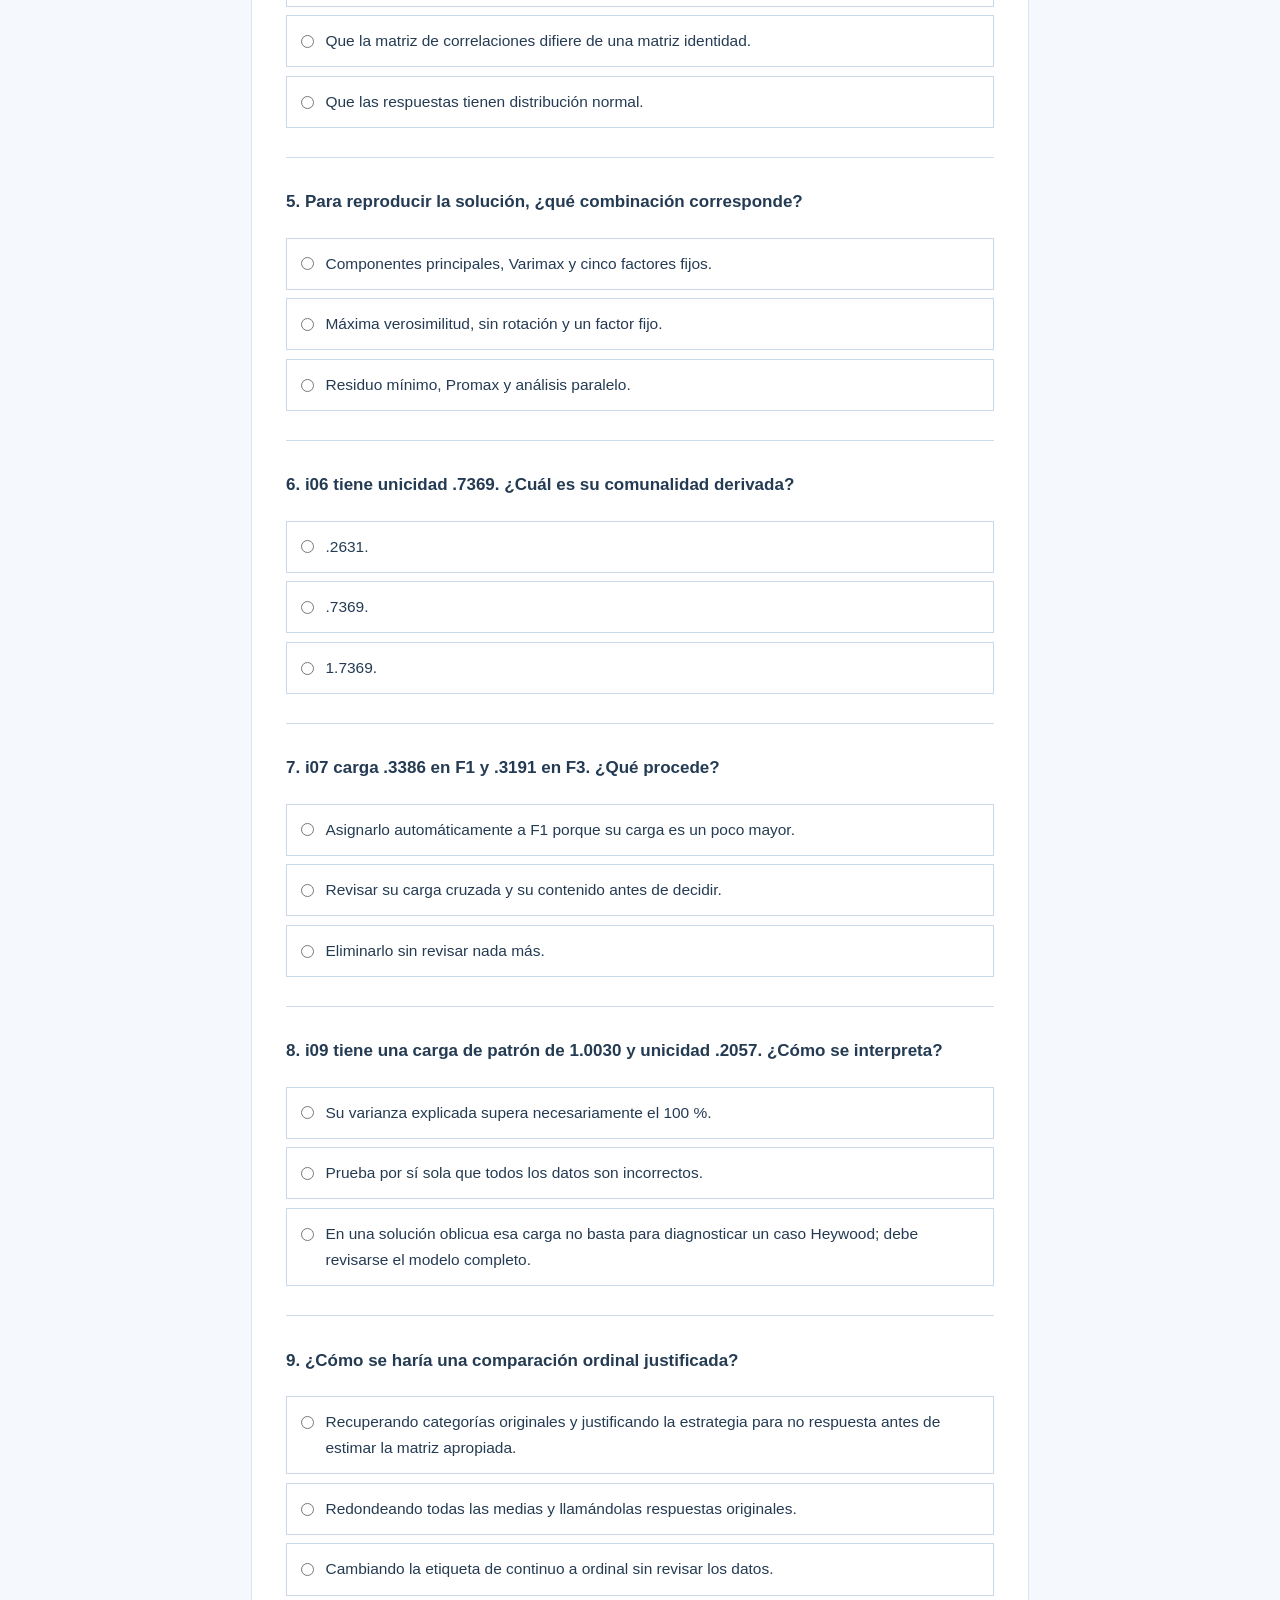
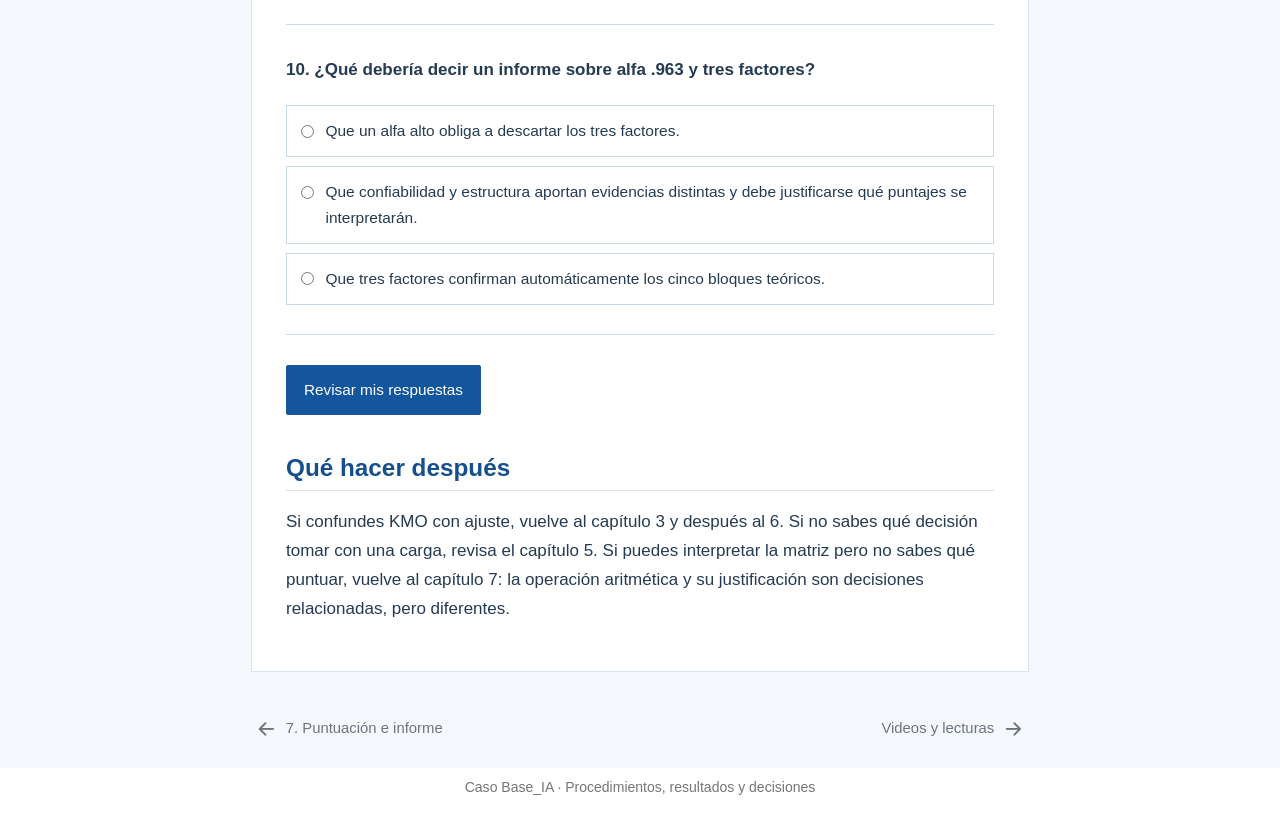
<file: docs/08-practica.html>
<!DOCTYPE html>
<html xmlns="http://www.w3.org/1999/xhtml" lang="es" xml:lang="es"><head>

<meta charset="utf-8">
<meta name="generator" content="quarto-1.10.18">

<meta name="viewport" content="width=device-width, initial-scale=1.0, user-scalable=yes">


<title>8. Comprobar que puedes tomar las decisiones – Confiabilidad y AFE</title>
<style>
/* Default styles provided by pandoc.
** See https://pandoc.org/MANUAL.html#variables-for-html for config info.
*/
span.smallcaps{font-variant: small-caps;}
div.columns{display: flex; gap: 1.5em;}
div.column{flex: auto;}
@media screen {
div.columns{gap: min(4vw, 1.5em);}
div.column{overflow-x: auto;}
}
div.hanging-indent{margin-left: 1.5em; text-indent: -1.5em;}
ul.task-list{list-style: none;}
ul.task-list li input[type="checkbox"] {
  width: 0.8em;
  margin: 0 0.8em 0.2em -1em; /* quarto-specific, see https://github.com/quarto-dev/quarto-cli/issues/4556 */ 
  vertical-align: middle;
}
</style>


<script src="site_libs/quarto-nav/quarto-nav.js"></script>
<script src="site_libs/quarto-nav/headroom.min.js"></script>
<script src="site_libs/clipboard/clipboard.min.js"></script>
<script src="site_libs/quarto-search/autocomplete.umd.js"></script>
<script src="site_libs/quarto-search/fuse.min.js"></script>
<script src="site_libs/quarto-search/quarto-search.js"></script>
<meta name="quarto:offset" content="./">
<link href="./recursos.html" rel="next">
<link href="./07-puntuar-informar.html" rel="prev">
<script src="site_libs/quarto-html/quarto.js" type="module"></script>
<script src="site_libs/quarto-html/tabsets/tabsets.js" type="module"></script>
<script src="site_libs/quarto-html/popper.min.js"></script>
<script src="site_libs/quarto-html/tippy.umd.min.js"></script>
<script src="site_libs/quarto-html/anchor.min.js"></script>
<link href="site_libs/quarto-html/tippy.css" rel="stylesheet">
<link href="site_libs/quarto-html/quarto-syntax-highlighting-64a204ab8560d761af7679ceaba22944.css" rel="stylesheet" id="quarto-text-highlighting-styles">
<script src="site_libs/bootstrap/bootstrap.min.js"></script>
<link href="site_libs/bootstrap/bootstrap-icons.css" rel="stylesheet">
<link href="site_libs/bootstrap/bootstrap-53b8d4779731abdf69e8c6ca44a22a0c.min.css" rel="stylesheet" append-hash="true" id="quarto-bootstrap" data-mode="light">
<script id="quarto-search-options" type="application/json">{
  "location": "sidebar",
  "copy-button": false,
  "collapse-after": 3,
  "panel-placement": "start",
  "type": "textbox",
  "limit": 50,
  "keyboard-shortcut": [
    "f",
    "/",
    "s"
  ],
  "language": {
    "search-no-results-text": "No se han encontrado resultados",
    "search-matching-documents-text": "documentos encontrados",
    "search-copy-link-title": "Copiar el enlace en la búsqueda",
    "search-hide-matches-text": "Ocultar resultados adicionales",
    "search-more-match-text": "resultado adicional en este documento",
    "search-more-matches-text": "resultados adicionales en este documento",
    "search-clear-button-title": "Borrar",
    "search-text-placeholder": "",
    "search-detached-cancel-button-title": "Cancelar",
    "search-submit-button-title": "Enviar",
    "search-label": "Buscar"
  }
}</script>
<style>html{ scroll-behavior: smooth; }</style>


<link rel="stylesheet" href="estilos/sitio.css">
</head>

<body class="nav-sidebar docked nav-fixed quarto-light">

<div id="quarto-search-results"></div>
  <header id="quarto-header" class="headroom fixed-top">
    <nav class="navbar navbar-expand-lg " data-bs-theme="dark">
      <div class="navbar-container container-fluid">
      <div class="navbar-brand-container mx-auto">
    <a class="navbar-brand" href="./index.html">
    <span class="navbar-title">Confiabilidad y AFE</span>
    </a>
  </div>
          <button class="navbar-toggler" type="button" data-bs-toggle="collapse" data-bs-target="#navbarCollapse" aria-controls="navbarCollapse" role="menu" aria-expanded="false" aria-label="Navegación de palanca" onclick="if (window.quartoToggleHeadroom) { window.quartoToggleHeadroom(); }">
  <span class="navbar-toggler-icon"></span>
</button>
          <div class="collapse navbar-collapse" id="navbarCollapse">
            <ul class="navbar-nav navbar-nav-scroll me-auto">
  <li class="nav-item">
    <a class="nav-link active" href="./index.html" aria-current="page"> 
<span class="menu-text">Guía paso a paso</span></a>
  </li>  
  <li class="nav-item">
    <a class="nav-link" href="./resultados.html"> 
<span class="menu-text">Resultados completos</span></a>
  </li>  
  <li class="nav-item">
    <a class="nav-link" href="./recursos.html"> 
<span class="menu-text">Videos y lecturas</span></a>
  </li>  
</ul>
          </div> <!-- /navcollapse -->
            <div class="quarto-navbar-tools">
</div>
      </div> <!-- /container-fluid -->
    </nav>
  <nav class="quarto-secondary-nav">
    <div class="container-fluid d-flex">
      <button type="button" class="quarto-btn-toggle btn" data-bs-toggle="collapse" role="button" data-bs-target=".quarto-sidebar-collapse-item" aria-controls="quarto-sidebar" aria-expanded="false" aria-label="Alternar barra lateral" onclick="if (window.quartoToggleHeadroom) { window.quartoToggleHeadroom(); }">
        <i class="bi bi-layout-text-sidebar-reverse"></i>
      </button>
        <nav class="quarto-page-breadcrumbs" aria-label="breadcrumb"><ol class="breadcrumb"><li class="breadcrumb-item"><a href="./01-preparar.html">Procedimiento y decisiones</a></li><li class="breadcrumb-item"><a href="./08-practica.html">8. Práctica de cierre</a></li></ol></nav>
        <a class="flex-grow-1" role="navigation" data-bs-toggle="collapse" data-bs-target=".quarto-sidebar-collapse-item" aria-controls="quarto-sidebar" aria-expanded="false" aria-label="Alternar barra lateral" onclick="if (window.quartoToggleHeadroom) { window.quartoToggleHeadroom(); }">      
        </a>
      <button type="button" class="btn quarto-search-button" aria-label="Buscar" onclick="window.quartoOpenSearch();">
        <i class="bi bi-search"></i>
      </button>
    </div>
  </nav>
</header>
<!-- content -->
<div id="quarto-content" class="quarto-container page-columns page-rows-contents page-layout-article page-navbar">
<!-- sidebar -->
  <nav id="quarto-sidebar" class="sidebar collapse collapse-horizontal quarto-sidebar-collapse-item sidebar-navigation docked overflow-auto">
        <div class="mt-2 flex-shrink-0 align-items-center">
        <div class="sidebar-search">
        <div id="quarto-search" class="" title="Buscar"></div>
        </div>
        </div>
    <div class="sidebar-menu-container"> 
    <ul class="list-unstyled mt-1">
        <li class="sidebar-item">
  <div class="sidebar-item-container"> 
  <a href="./index.html" class="sidebar-item-text sidebar-link">
 <span class="menu-text">Inicio y ruta de trabajo</span></a>
  </div>
</li>
        <li class="sidebar-item sidebar-item-section">
      <div class="sidebar-item-container"> 
            <a class="sidebar-item-text sidebar-link text-start" data-bs-toggle="collapse" data-bs-target="#quarto-sidebar-section-1" role="navigation" aria-expanded="true">
 <span class="menu-text">Procedimiento y decisiones</span></a>
          <a class="sidebar-item-toggle text-start" data-bs-toggle="collapse" data-bs-target="#quarto-sidebar-section-1" role="navigation" aria-expanded="true" aria-label="Alternar sección">
            <i class="bi bi-chevron-right ms-2"></i>
          </a> 
      </div>
      <ul id="quarto-sidebar-section-1" class="collapse list-unstyled sidebar-section depth1 show">  
          <li class="sidebar-item">
  <div class="sidebar-item-container"> 
  <a href="./01-preparar.html" class="sidebar-item-text sidebar-link">
 <span class="menu-text">1. Preparación de datos</span></a>
  </div>
</li>
          <li class="sidebar-item">
  <div class="sidebar-item-container"> 
  <a href="./02-confiabilidad.html" class="sidebar-item-text sidebar-link">
 <span class="menu-text">2. Confiabilidad</span></a>
  </div>
</li>
          <li class="sidebar-item">
  <div class="sidebar-item-container"> 
  <a href="./03-comprobar-matriz.html" class="sidebar-item-text sidebar-link">
 <span class="menu-text">3. KMO y Bartlett</span></a>
  </div>
</li>
          <li class="sidebar-item">
  <div class="sidebar-item-container"> 
  <a href="./04-construir-solucion.html" class="sidebar-item-text sidebar-link">
 <span class="menu-text">4. Extracción y rotación</span></a>
  </div>
</li>
          <li class="sidebar-item">
  <div class="sidebar-item-container"> 
  <a href="./05-decidir-items.html" class="sidebar-item-text sidebar-link">
 <span class="menu-text">5. Decisiones sobre los ítems</span></a>
  </div>
</li>
          <li class="sidebar-item">
  <div class="sidebar-item-container"> 
  <a href="./06-evaluar-modelo.html" class="sidebar-item-text sidebar-link">
 <span class="menu-text">6. Evaluación del modelo</span></a>
  </div>
</li>
          <li class="sidebar-item">
  <div class="sidebar-item-container"> 
  <a href="./07-puntuar-informar.html" class="sidebar-item-text sidebar-link">
 <span class="menu-text">7. Puntuación e informe</span></a>
  </div>
</li>
          <li class="sidebar-item">
  <div class="sidebar-item-container"> 
  <a href="./08-practica.html" class="sidebar-item-text sidebar-link active">
 <span class="menu-text">8. Práctica de cierre</span></a>
  </div>
</li>
      </ul>
  </li>
        <li class="sidebar-item sidebar-item-section">
      <div class="sidebar-item-container"> 
            <a class="sidebar-item-text sidebar-link text-start" data-bs-toggle="collapse" data-bs-target="#quarto-sidebar-section-2" role="navigation" aria-expanded="true">
 <span class="menu-text">Material de consulta</span></a>
          <a class="sidebar-item-toggle text-start" data-bs-toggle="collapse" data-bs-target="#quarto-sidebar-section-2" role="navigation" aria-expanded="true" aria-label="Alternar sección">
            <i class="bi bi-chevron-right ms-2"></i>
          </a> 
      </div>
      <ul id="quarto-sidebar-section-2" class="collapse list-unstyled sidebar-section depth1 show">  
          <li class="sidebar-item">
  <div class="sidebar-item-container"> 
  <a href="./recursos.html" class="sidebar-item-text sidebar-link">
 <span class="menu-text">Videos y lecturas</span></a>
  </div>
</li>
          <li class="sidebar-item">
  <div class="sidebar-item-container"> 
  <a href="./resultados.html" class="sidebar-item-text sidebar-link">
 <span class="menu-text">Resultados completos</span></a>
  </div>
</li>
          <li class="sidebar-item">
  <div class="sidebar-item-container"> 
  <a href="./referencias.html" class="sidebar-item-text sidebar-link">
 <span class="menu-text">Referencias APA 7</span></a>
  </div>
</li>
      </ul>
  </li>
    </ul>
    </div>
</nav>
<div id="quarto-sidebar-glass" class="quarto-sidebar-collapse-item" data-bs-toggle="collapse" data-bs-target=".quarto-sidebar-collapse-item"></div>
<!-- margin-sidebar -->
    <div id="quarto-margin-sidebar" class="sidebar margin-sidebar">
        <nav id="TOC" role="doc-toc" class="toc-active">
    <h2 id="toc-title">En esta página</h2>
   
  <ul class="collapse">
  <li><a href="#una-tarea-antes-de-responder" id="toc-una-tarea-antes-de-responder" class="nav-link active" data-scroll-target="#una-tarea-antes-de-responder">Una tarea antes de responder</a></li>
  <li><a href="#autoevaluación" id="toc-autoevaluación" class="nav-link" data-scroll-target="#autoevaluación">Autoevaluación</a></li>
  <li><a href="#qué-hacer-después" id="toc-qué-hacer-después" class="nav-link" data-scroll-target="#qué-hacer-después">Qué hacer después</a></li>
  </ul>
</nav>
    </div>
<!-- main -->
<main class="content" id="quarto-document-content">

<header id="title-block-header" class="quarto-title-block default"><nav class="quarto-page-breadcrumbs quarto-title-breadcrumbs d-none d-lg-block" aria-label="breadcrumb"><ol class="breadcrumb"><li class="breadcrumb-item"><a href="./01-preparar.html">Procedimiento y decisiones</a></li><li class="breadcrumb-item"><a href="./08-practica.html">8. Práctica de cierre</a></li></ol></nav>
<div class="quarto-title">
<h1 class="title">8. Comprobar que puedes tomar las decisiones</h1>
</div>



<div class="quarto-title-meta">

    
  
    
  </div>
  


</header>


<section id="una-tarea-antes-de-responder" class="level2">
<h2 class="anchored" data-anchor-id="una-tarea-antes-de-responder">Una tarea antes de responder</h2>
<p>Explica con tus palabras qué harías al terminar cada procedimiento. Usa los resultados del caso y escribe tres decisiones: si procede el AFE, qué harías con i06 e i07 y qué puntajes reportarías hoy con carácter provisional.</p>
<p>Compara tu respuesta con el registro del capítulo anterior. Si solo enumeraste cifras, añade la acción que permiten y su límite.</p>
</section>
<section id="autoevaluación" class="level2">
<h2 class="anchored" data-anchor-id="autoevaluación">Autoevaluación</h2>
<p>Son diez preguntas, con un punto por acierto. La escala es de <strong>0 a 10</strong>. Al enviar todas las respuestas se muestra la explicación de cada una. Puedes volver a resolverlas.</p>
<form id="practica"><div id="preguntas"></div><p id="mensaje-practica" role="status" aria-live="polite"></p><button type="submit" class="boton-principal">Revisar mis respuestas</button><button type="button" id="repetir" hidden="">Resolver de nuevo</button></form><div id="resultado-practica" role="status" aria-live="polite"></div>
</section>
<section id="qué-hacer-después" class="level2">
<h2 class="anchored" data-anchor-id="qué-hacer-después">Qué hacer después</h2>
<p>Si confundes KMO con ajuste, vuelve al capítulo 3 y después al 6. Si no sabes qué decisión tomar con una carga, revisa el capítulo 5. Si puedes interpretar la matriz pero no sabes qué puntuar, vuelve al capítulo 7: la operación aritmética y su justificación son decisiones relacionadas, pero diferentes.</p>
<script type="application/json" id="datos-preguntas">
[{"q": "El alfa global es .9632. ¿Qué conclusión es defendible?", "options": ["Los 26 ítems miden necesariamente una sola dimensión.", "El alfa global es alto en la base completada; falta examinar estructura y pertinencia del puntaje.", "El instrumento ya tiene validez demostrada para cualquier población."], "correct": 1, "why": "Alfa no confirma dimensionalidad ni validez. Su interpretación se refiere al puntaje, la muestra y la preparación examinada."}, {"q": "Los 26 ítems no tienen celdas vacías. ¿Qué debemos declarar?", "options": ["Que todas las respuestas fueron observadas directamente.", "Que no hubo problemas de no respuesta.", "Que 907 celdas fueron sustituidas por medias y los resultados están condicionados por esa preparación."], "correct": 2, "why": "Completar celdas no convierte estimaciones en respuestas observadas. El registro identifica sustituciones de no aplica, no sabe y omisiones."}, {"q": "¿Qué variables se seleccionan para reproducir el AFE guardado?", "options": ["i01–i26, sin agregar sus sumas ni medias.", "Los ítems y los diez puntajes para aportar más información.", "Todas las variables numéricas, incluida edad."], "correct": 0, "why": "Los puntajes calculados dependen de los mismos ítems; agregarlos duplicaría información de manera artificial. El análisis guardado incluye solo los 26 ítems."}, {"q": "Bartlett resulta significativo. ¿Qué indica?", "options": ["Que el modelo de tres factores tiene ajuste perfecto.", "Que la matriz de correlaciones difiere de una matriz identidad.", "Que las respuestas tienen distribución normal."], "correct": 1, "why": "Bartlett contrasta una matriz identidad. No evalúa el ajuste de la solución elegida ni confirma normalidad."}, {"q": "Para reproducir la solución, ¿qué combinación corresponde?", "options": ["Componentes principales, Varimax y cinco factores fijos.", "Máxima verosimilitud, sin rotación y un factor fijo.", "Residuo mínimo, Promax y análisis paralelo."], "correct": 2, "why": "Las opciones guardadas son minres, promax y parallel; la salida contiene tres factores. El campo fijo de 1 no está activo."}, {"q": "i06 tiene unicidad .7369. ¿Cuál es su comunalidad derivada?", "options": [".2631.", ".7369.", "1.7369."], "correct": 0, "why": "En esta solución, h² = 1 − u² = 1 − .7369 = .2631. La parte explicada por los factores comunes es aproximadamente 26.31 %."}, {"q": "i07 carga .3386 en F1 y .3191 en F3. ¿Qué procede?", "options": ["Asignarlo automáticamente a F1 porque su carga es un poco mayor.", "Revisar su carga cruzada y su contenido antes de decidir.", "Eliminarlo sin revisar nada más."], "correct": 1, "why": "Las cargas son próximas y su diferencia es .0195. La pertenencia requiere interpretación y ninguna regla aislada obliga a eliminar el ítem."}, {"q": "i09 tiene una carga de patrón de 1.0030 y unicidad .2057. ¿Cómo se interpreta?", "options": ["Su varianza explicada supera necesariamente el 100 %.", "Prueba por sí sola que todos los datos son incorrectos.", "En una solución oblicua esa carga no basta para diagnosticar un caso Heywood; debe revisarse el modelo completo."], "correct": 2, "why": "Las cargas de patrón oblicuas no son correlaciones simples. La comunalidad derivada es .7943; no debe calcularse como 1.0030²."}, {"q": "¿Cómo se haría una comparación ordinal justificada?", "options": ["Recuperando categorías originales y justificando la estrategia para no respuesta antes de estimar la matriz apropiada.", "Redondeando todas las medias y llamándolas respuestas originales.", "Cambiando la etiqueta de continuo a ordinal sin revisar los datos."], "correct": 0, "why": "Los decimales incluyen valores estimados. Cambiar una etiqueta o redondearlos no recupera las respuestas originales."}, {"q": "¿Qué debería decir un informe sobre alfa .963 y tres factores?", "options": ["Que un alfa alto obliga a descartar los tres factores.", "Que confiabilidad y estructura aportan evidencias distintas y debe justificarse qué puntajes se interpretarán.", "Que tres factores confirman automáticamente los cinco bloques teóricos."], "correct": 1, "why": "El informe debe integrar las dos evidencias, declarar la imputación y especificar qué revisiones faltan. No debe afirmar confirmaciones que el análisis no ofrece."}]
</script>


</section>

</main> <!-- /main -->
<script src="assets/guia.js"></script>

<script id="quarto-html-after-body" type="application/javascript">
  window.document.addEventListener("DOMContentLoaded", function (event) {
    const icon = "";
    const anchorJS = new window.AnchorJS();
    anchorJS.options = {
      placement: 'right',
      icon: icon
    };
    anchorJS.add('.anchored');
    const isCodeAnnotation = (el) => {
      for (const clz of el.classList) {
        if (clz.startsWith('code-annotation-')) {                     
          return true;
        }
      }
      return false;
    }
    const onCopySuccess = function(e) {
      // button target
      const button = e.trigger;
      // don't keep focus
      button.blur();
      // flash "checked"
      button.classList.add('code-copy-button-checked');
      var currentTitle = button.getAttribute("title");
      button.setAttribute("title", "Copiado");
      let tooltip;
      if (window.bootstrap) {
        button.setAttribute("data-bs-toggle", "tooltip");
        button.setAttribute("data-bs-placement", "left");
        button.setAttribute("data-bs-title", "Copiado");
        tooltip = new bootstrap.Tooltip(button, 
          { trigger: "manual", 
            customClass: "code-copy-button-tooltip",
            offset: [0, -8]});
        tooltip.show();    
      }
      setTimeout(function() {
        if (tooltip) {
          tooltip.hide();
          button.removeAttribute("data-bs-title");
          button.removeAttribute("data-bs-toggle");
          button.removeAttribute("data-bs-placement");
        }
        button.setAttribute("title", currentTitle);
        button.classList.remove('code-copy-button-checked');
      }, 1000);
      // clear code selection
      e.clearSelection();
    }
    const getTextToCopy = function(trigger) {
      const outerScaffold = trigger.parentElement.cloneNode(true);
      const codeEl = outerScaffold.querySelector('code');
      for (const childEl of codeEl.children) {
        if (isCodeAnnotation(childEl)) {
          childEl.remove();
        }
      }
      return codeEl.innerText;
    }
    const clipboard = new window.ClipboardJS('.code-copy-button:not([data-in-quarto-modal])', {
      text: getTextToCopy
    });
    clipboard.on('success', onCopySuccess);
    if (window.document.getElementById('quarto-embedded-source-code-modal')) {
      const clipboardModal = new window.ClipboardJS('.code-copy-button[data-in-quarto-modal]', {
        text: getTextToCopy,
        container: window.document.getElementById('quarto-embedded-source-code-modal')
      });
      clipboardModal.on('success', onCopySuccess);
    }
      var localhostRegex = new RegExp(/^(?:http|https):\/\/localhost\:?[0-9]*\//);
      var mailtoRegex = new RegExp(/^mailto:/);
        var filterRegex = new RegExp("https:\/\/donaldgonza\.github\.io\/confiabilidad-afe\/");
      var isInternal = (href) => {
          return filterRegex.test(href) || localhostRegex.test(href) || mailtoRegex.test(href);
      }
      // Inspect non-navigation links and adorn them if external
     var links = window.document.querySelectorAll('a[href]:not(.nav-link):not(.navbar-brand):not(.toc-action):not(.sidebar-link):not(.sidebar-item-toggle):not(.pagination-link):not(.no-external):not([aria-hidden]):not(.dropdown-item):not(.quarto-navigation-tool):not(.about-link)');
      for (var i=0; i<links.length; i++) {
        const link = links[i];
        if (!isInternal(link.href)) {
          // undo the damage that might have been done by quarto-nav.js in the case of
          // links that we want to consider external
          if (link.dataset.originalHref !== undefined) {
            link.href = link.dataset.originalHref;
          }
        }
      }
    function tippyHover(el, contentFn, onTriggerFn, onUntriggerFn) {
      const config = {
        allowHTML: true,
        maxWidth: 500,
        delay: 100,
        arrow: false,
        appendTo: function(el) {
            return el.parentElement;
        },
        interactive: true,
        interactiveBorder: 10,
        theme: 'quarto',
        placement: 'bottom-start',
      };
      if (contentFn) {
        config.content = contentFn;
      }
      if (onTriggerFn) {
        config.onTrigger = onTriggerFn;
      }
      if (onUntriggerFn) {
        config.onUntrigger = onUntriggerFn;
      }
      window.tippy(el, config); 
    }
    const noterefs = window.document.querySelectorAll('a[role="doc-noteref"]');
    for (var i=0; i<noterefs.length; i++) {
      const ref = noterefs[i];
      tippyHover(ref, function() {
        // use id or data attribute instead here
        let href = ref.getAttribute('data-footnote-href') || ref.getAttribute('href');
        try { href = new URL(href).hash; } catch {}
        const id = href.replace(/^#\/?/, "");
        const note = window.document.getElementById(id);
        if (note) {
          return note.innerHTML;
        } else {
          return "";
        }
      });
    }
    const xrefs = window.document.querySelectorAll('a.quarto-xref');
    const processXRef = (id, note) => {
      // Strip column container classes
      const stripColumnClz = (el) => {
        el.classList.remove("page-full", "page-columns");
        if (el.children) {
          for (const child of el.children) {
            stripColumnClz(child);
          }
        }
      }
      stripColumnClz(note)
      if (id === null || id.startsWith('sec-')) {
        // Special case sections, only their first couple elements
        const container = document.createElement("div");
        if (note.children && note.children.length > 2) {
          container.appendChild(note.children[0].cloneNode(true));
          for (let i = 1; i < note.children.length; i++) {
            const child = note.children[i];
            if (child.tagName === "P" && child.innerText === "") {
              continue;
            } else {
              container.appendChild(child.cloneNode(true));
              break;
            }
          }
          if (window.Quarto?.typesetMath) {
            window.Quarto.typesetMath(container);
          }
          return container.innerHTML
        } else {
          if (window.Quarto?.typesetMath) {
            window.Quarto.typesetMath(note);
          }
          return note.innerHTML;
        }
      } else {
        // Remove any anchor links if they are present
        const anchorLink = note.querySelector('a.anchorjs-link');
        if (anchorLink) {
          anchorLink.remove();
        }
        if (window.Quarto?.typesetMath) {
          window.Quarto.typesetMath(note);
        }
        if (note.classList.contains("callout")) {
          return note.outerHTML;
        } else {
          return note.innerHTML;
        }
      }
    }
    for (var i=0; i<xrefs.length; i++) {
      const xref = xrefs[i];
      tippyHover(xref, undefined, function(instance) {
        instance.disable();
        let url = xref.getAttribute('href');
        let hash = undefined; 
        if (url.startsWith('#')) {
          hash = url;
        } else {
          try { hash = new URL(url).hash; } catch {}
        }
        if (hash) {
          const id = hash.replace(/^#\/?/, "");
          const note = window.document.getElementById(id);
          if (note !== null) {
            try {
              const html = processXRef(id, note.cloneNode(true));
              instance.setContent(html);
            } finally {
              instance.enable();
              instance.show();
            }
          } else {
            // See if we can fetch this
            fetch(url.split('#')[0])
            .then(res => res.text())
            .then(html => {
              const parser = new DOMParser();
              const htmlDoc = parser.parseFromString(html, "text/html");
              const note = htmlDoc.getElementById(id);
              if (note !== null) {
                const html = processXRef(id, note);
                instance.setContent(html);
              } 
            }).finally(() => {
              instance.enable();
              instance.show();
            });
          }
        } else {
          // See if we can fetch a full url (with no hash to target)
          // This is a special case and we should probably do some content thinning / targeting
          fetch(url)
          .then(res => res.text())
          .then(html => {
            const parser = new DOMParser();
            const htmlDoc = parser.parseFromString(html, "text/html");
            const note = htmlDoc.querySelector('main.content');
            if (note !== null) {
              // This should only happen for chapter cross references
              // (since there is no id in the URL)
              // remove the first header
              if (note.children.length > 0 && note.children[0].tagName === "HEADER") {
                note.children[0].remove();
              }
              const html = processXRef(null, note);
              instance.setContent(html);
            } 
          }).finally(() => {
            instance.enable();
            instance.show();
          });
        }
      }, function(instance) {
      });
    }
        let selectedAnnoteEl;
        const selectorForAnnotation = ( cell, annotation) => {
          let cellAttr = 'data-code-cell="' + cell + '"';
          let lineAttr = 'data-code-annotation="' +  annotation + '"';
          const selector = 'span[' + cellAttr + '][' + lineAttr + ']';
          return selector;
        }
        const selectCodeLines = (annoteEl) => {
          const doc = window.document;
          const targetCell = annoteEl.getAttribute("data-target-cell");
          const targetAnnotation = annoteEl.getAttribute("data-target-annotation");
          const annoteSpan = window.document.querySelector(selectorForAnnotation(targetCell, targetAnnotation));
          const lines = annoteSpan.getAttribute("data-code-lines").split(",");
          const lineIds = lines.map((line) => {
            return targetCell + "-" + line;
          })
          let top = null;
          let height = null;
          let parent = null;
          if (lineIds.length > 0) {
              //compute the position of the single el (top and bottom and make a div)
              const el = window.document.getElementById(lineIds[0]);
              top = el.offsetTop;
              height = el.offsetHeight;
              parent = el.parentElement.parentElement;
            if (lineIds.length > 1) {
              const lastEl = window.document.getElementById(lineIds[lineIds.length - 1]);
              const bottom = lastEl.offsetTop + lastEl.offsetHeight;
              height = bottom - top;
            }
            if (top !== null && height !== null && parent !== null) {
              // cook up a div (if necessary) and position it 
              let div = window.document.getElementById("code-annotation-line-highlight");
              if (div === null) {
                div = window.document.createElement("div");
                div.setAttribute("id", "code-annotation-line-highlight");
                div.style.position = 'absolute';
                parent.appendChild(div);
              }
              div.style.top = top - 2 + "px";
              div.style.height = height + 4 + "px";
              div.style.left = 0;
              let gutterDiv = window.document.getElementById("code-annotation-line-highlight-gutter");
              if (gutterDiv === null) {
                gutterDiv = window.document.createElement("div");
                gutterDiv.setAttribute("id", "code-annotation-line-highlight-gutter");
                gutterDiv.style.position = 'absolute';
                const codeCell = window.document.getElementById(targetCell);
                const gutter = codeCell.querySelector('.code-annotation-gutter');
                gutter.appendChild(gutterDiv);
              }
              gutterDiv.style.top = top - 2 + "px";
              gutterDiv.style.height = height + 4 + "px";
            }
            selectedAnnoteEl = annoteEl;
          }
        };
        const unselectCodeLines = () => {
          const elementsIds = ["code-annotation-line-highlight", "code-annotation-line-highlight-gutter"];
          elementsIds.forEach((elId) => {
            const div = window.document.getElementById(elId);
            if (div) {
              div.remove();
            }
          });
          selectedAnnoteEl = undefined;
        };
          // Handle positioning of the toggle
      window.addEventListener(
        "resize",
        throttle(() => {
          elRect = undefined;
          if (selectedAnnoteEl) {
            selectCodeLines(selectedAnnoteEl);
          }
        }, 10)
      );
      function throttle(fn, ms) {
      let throttle = false;
      let timer;
        return (...args) => {
          if(!throttle) { // first call gets through
              fn.apply(this, args);
              throttle = true;
          } else { // all the others get throttled
              if(timer) clearTimeout(timer); // cancel #2
              timer = setTimeout(() => {
                fn.apply(this, args);
                timer = throttle = false;
              }, ms);
          }
        };
      }
        // Attach click handler to the DT
        const annoteDls = window.document.querySelectorAll('dt[data-target-cell]');
        for (const annoteDlNode of annoteDls) {
          annoteDlNode.addEventListener('click', (event) => {
            const clickedEl = event.target;
            if (clickedEl !== selectedAnnoteEl) {
              unselectCodeLines();
              const activeEl = window.document.querySelector('dt[data-target-cell].code-annotation-active');
              if (activeEl) {
                activeEl.classList.remove('code-annotation-active');
              }
              selectCodeLines(clickedEl);
              clickedEl.classList.add('code-annotation-active');
            } else {
              // Unselect the line
              unselectCodeLines();
              clickedEl.classList.remove('code-annotation-active');
            }
          });
        }
    const findCites = (el) => {
      const parentEl = el.parentElement;
      if (parentEl) {
        const cites = parentEl.dataset.cites;
        if (cites) {
          return {
            el,
            cites: cites.split(' ')
          };
        } else {
          return findCites(el.parentElement)
        }
      } else {
        return undefined;
      }
    };
    var bibliorefs = window.document.querySelectorAll('a[role="doc-biblioref"]');
    for (var i=0; i<bibliorefs.length; i++) {
      const ref = bibliorefs[i];
      const citeInfo = findCites(ref);
      if (citeInfo) {
        tippyHover(citeInfo.el, function() {
          var popup = window.document.createElement('div');
          citeInfo.cites.forEach(function(cite) {
            var citeDiv = window.document.createElement('div');
            citeDiv.classList.add('hanging-indent');
            citeDiv.classList.add('csl-entry');
            var biblioDiv = window.document.getElementById('ref-' + cite);
            if (biblioDiv) {
              citeDiv.innerHTML = biblioDiv.innerHTML;
            }
            popup.appendChild(citeDiv);
          });
          return popup.innerHTML;
        });
      }
    }
  });
  </script>
<nav class="page-navigation">
  <div class="nav-page nav-page-previous">
      <a href="./07-puntuar-informar.html" class="pagination-link" aria-label="7. Puntuación e informe">
        <i class="bi bi-arrow-left-short"></i> <span class="nav-page-text">7. Puntuación e informe</span>
      </a>          
  </div>
  <div class="nav-page nav-page-next">
      <a href="./recursos.html" class="pagination-link" aria-label="Videos y lecturas">
        <span class="nav-page-text">Videos y lecturas</span> <i class="bi bi-arrow-right-short"></i>
      </a>
  </div>
</nav>
</div> <!-- /content -->
<footer class="footer">
  <div class="nav-footer">
    <div class="nav-footer-left">
      &nbsp;
    </div>   
    <div class="nav-footer-center">
<p>Caso Base_IA · Procedimientos, resultados y decisiones</p>
</div>
    <div class="nav-footer-right">
      &nbsp;
    </div>
  </div>
</footer>




<script src="site_libs/quarto-html/zenscroll-min.js"></script>
</body></html>
</file>
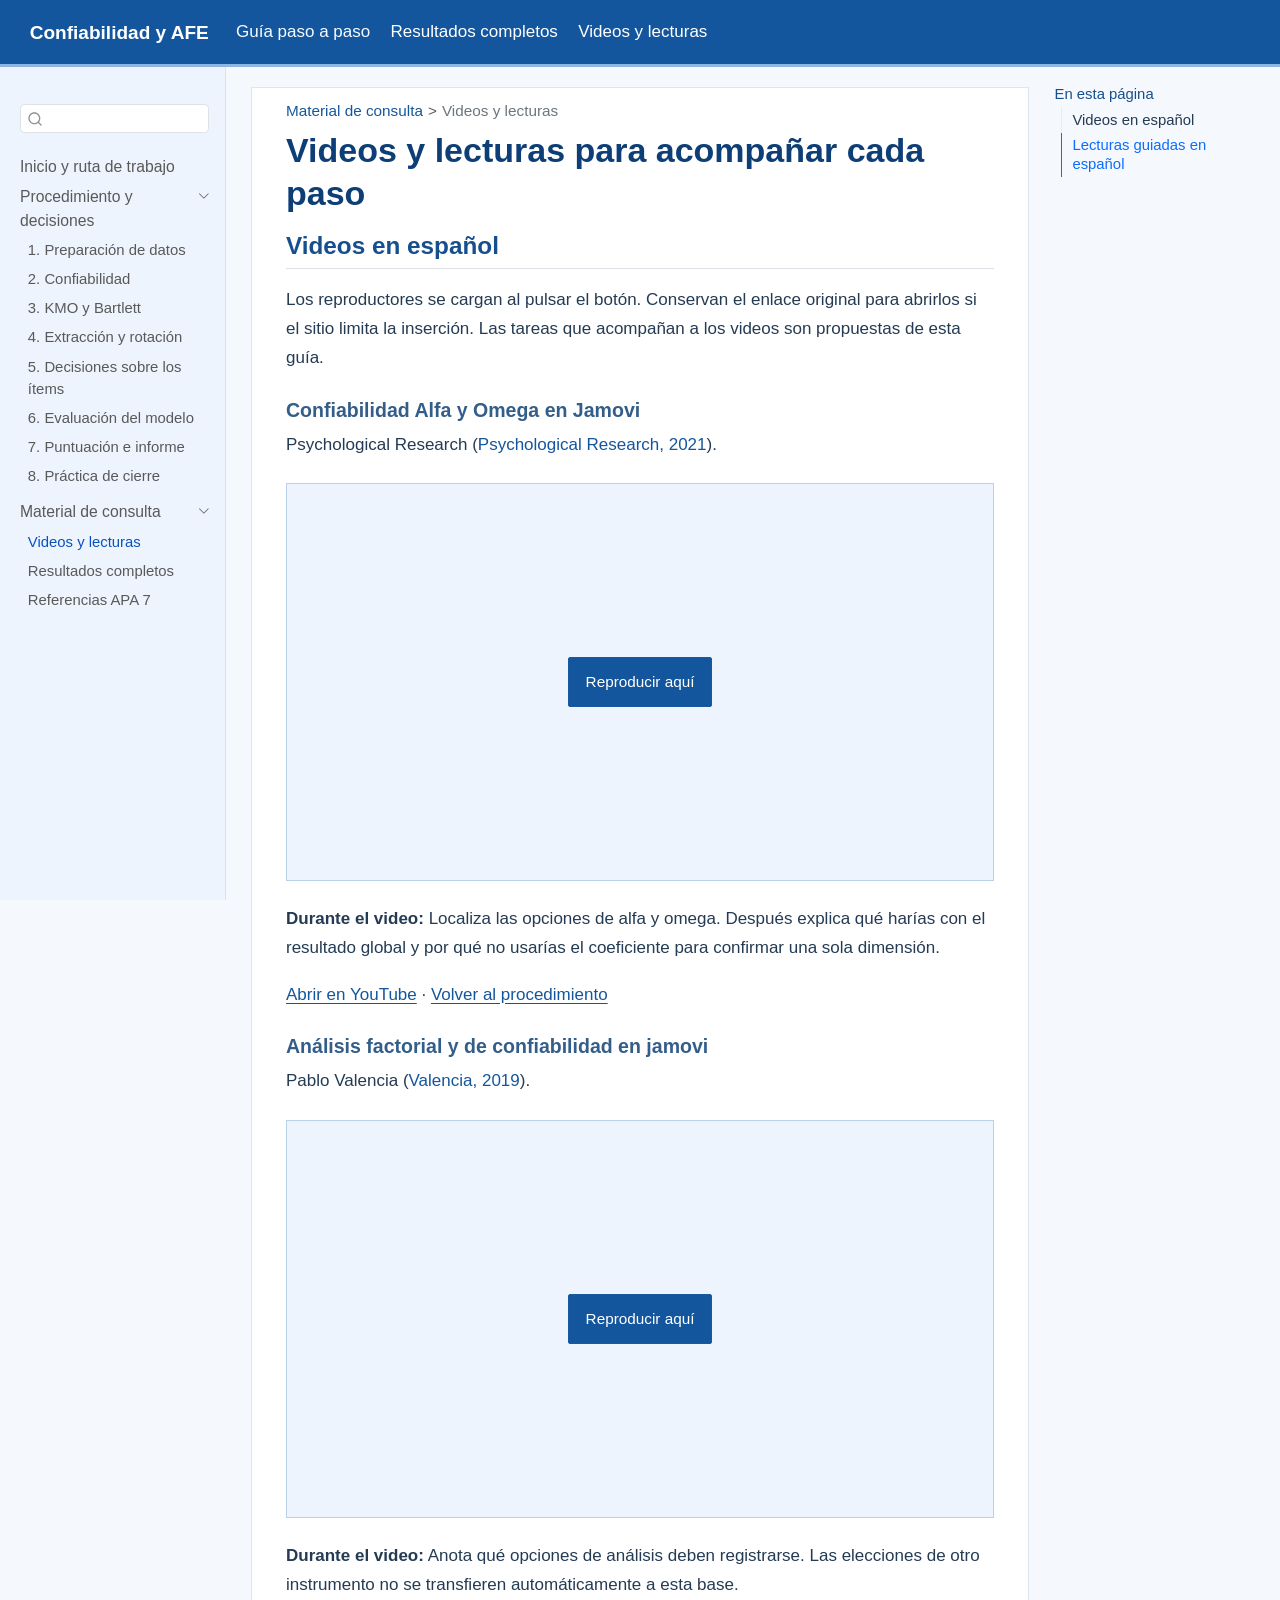
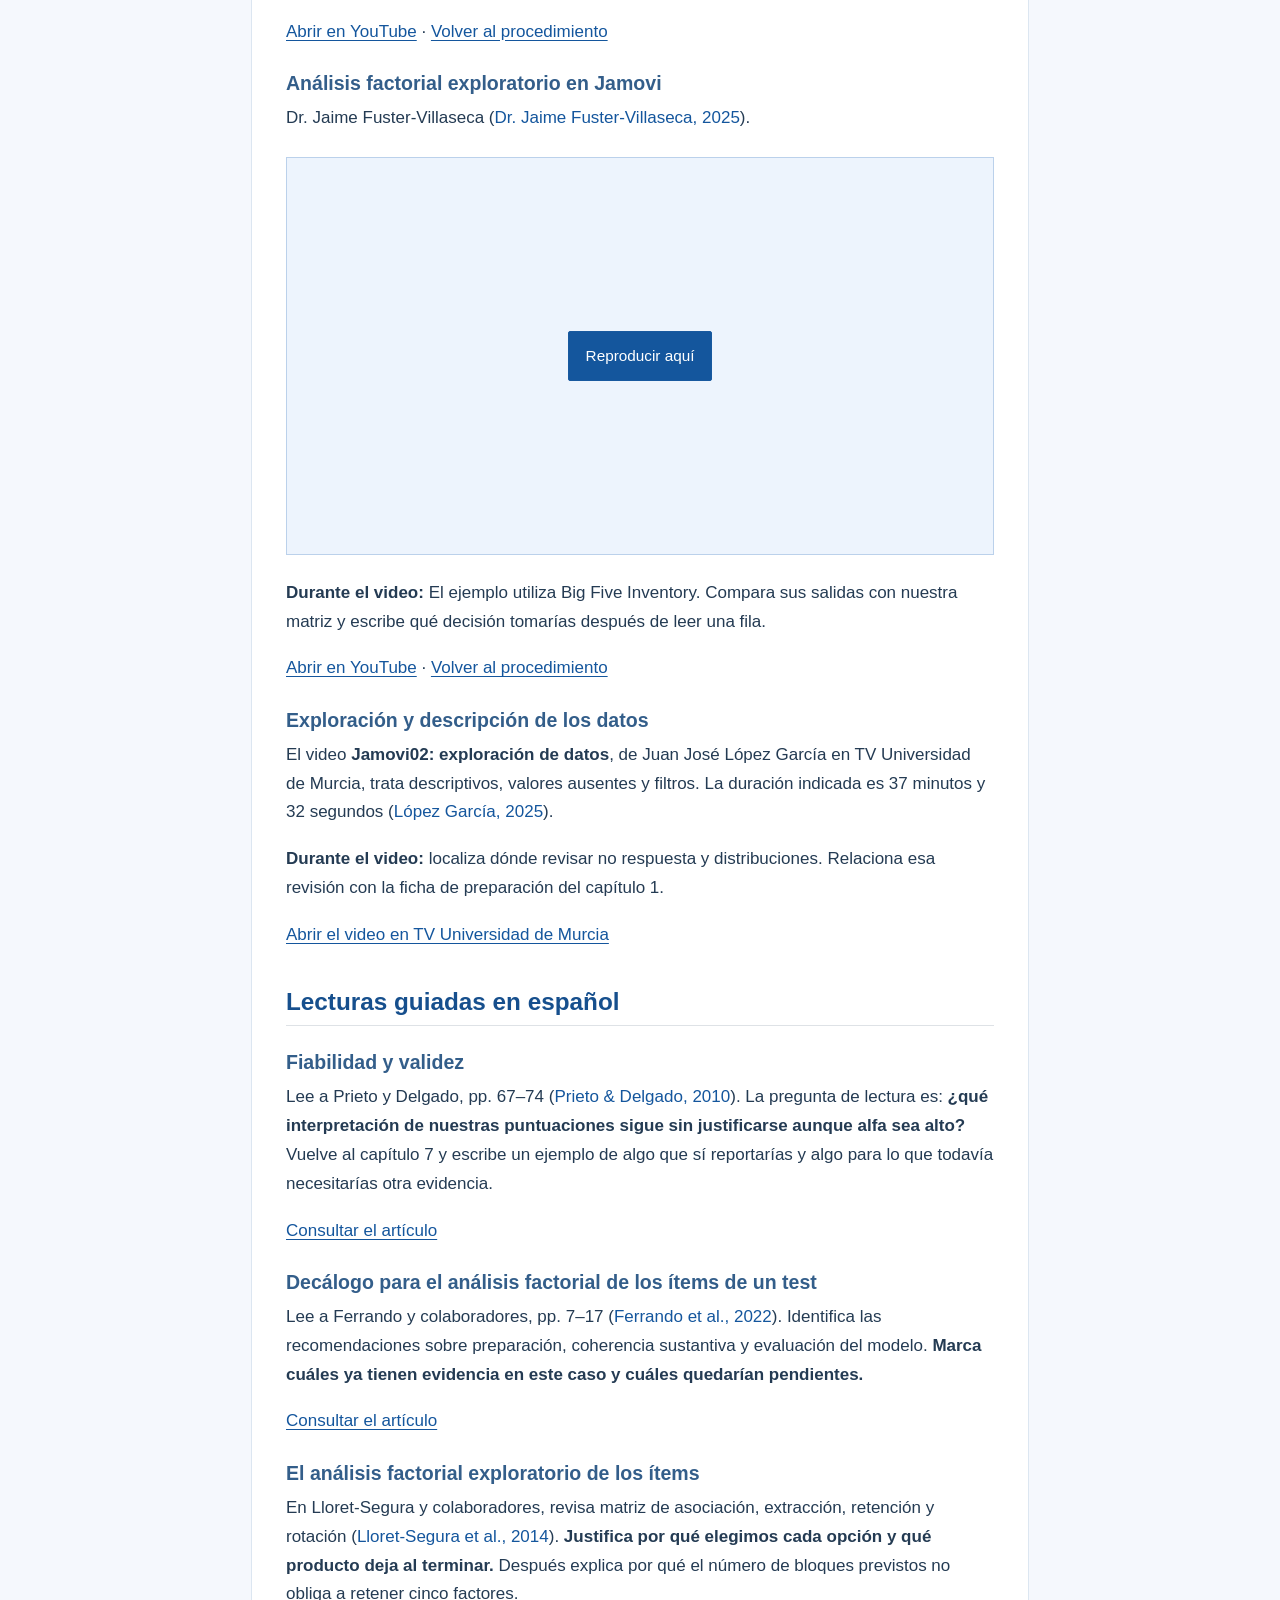
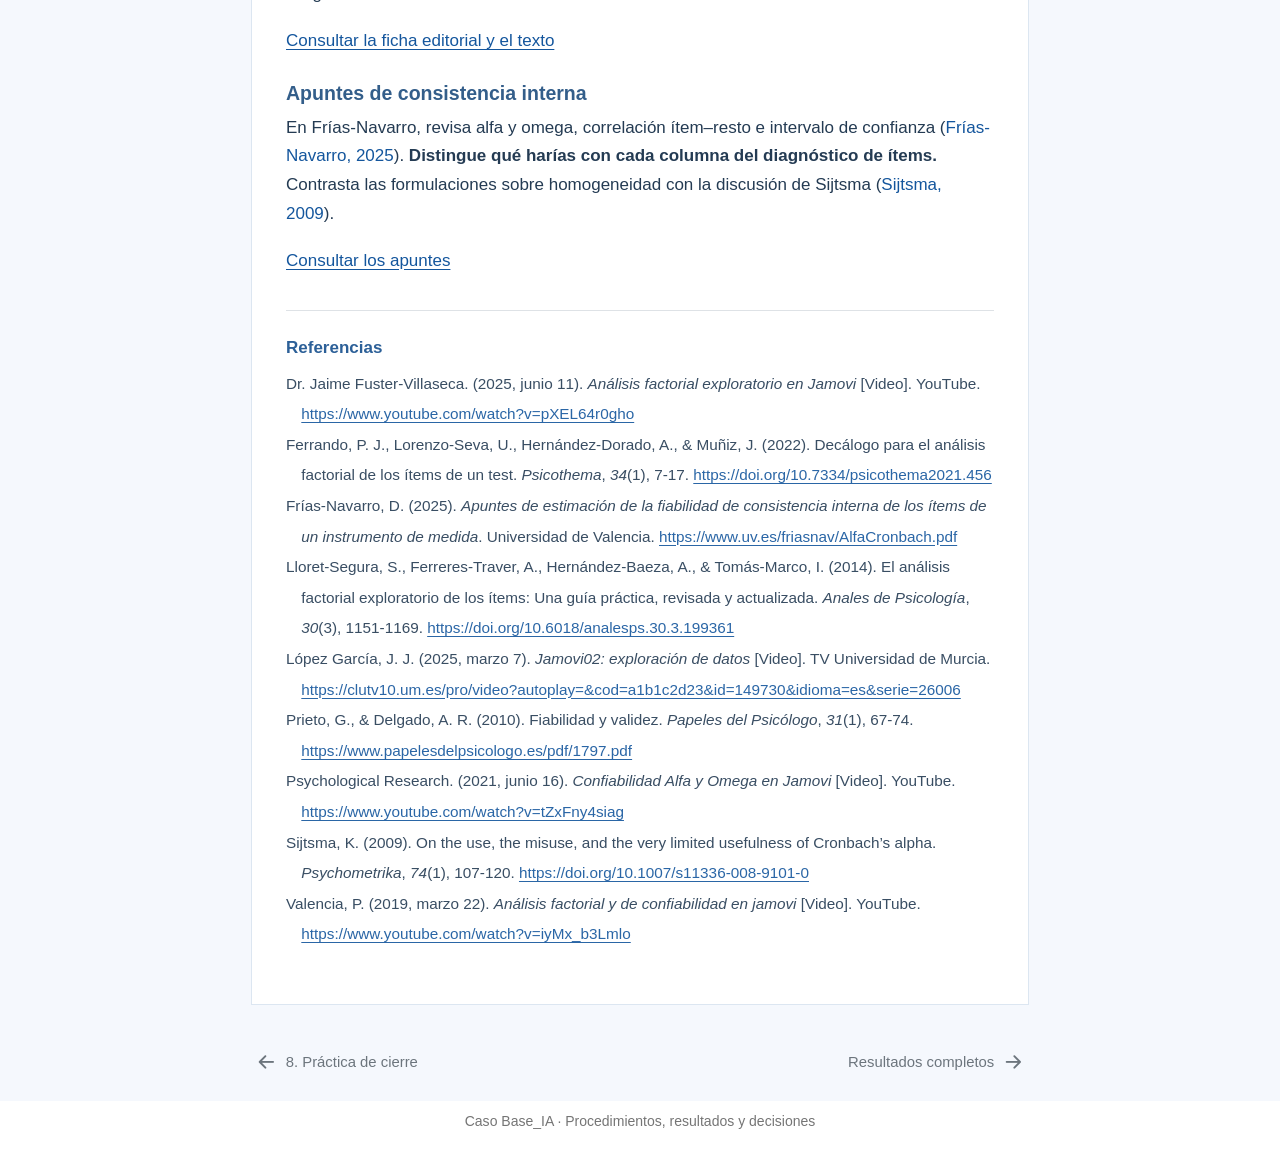
<file: docs/recursos.html>
<!DOCTYPE html>
<html xmlns="http://www.w3.org/1999/xhtml" lang="es" xml:lang="es"><head>

<meta charset="utf-8">
<meta name="generator" content="quarto-1.10.18">

<meta name="viewport" content="width=device-width, initial-scale=1.0, user-scalable=yes">


<title>Videos y lecturas para acompañar cada paso – Confiabilidad y AFE</title>
<style>
/* Default styles provided by pandoc.
** See https://pandoc.org/MANUAL.html#variables-for-html for config info.
*/
span.smallcaps{font-variant: small-caps;}
div.columns{display: flex; gap: 1.5em;}
div.column{flex: auto;}
@media screen {
div.columns{gap: min(4vw, 1.5em);}
div.column{overflow-x: auto;}
}
div.hanging-indent{margin-left: 1.5em; text-indent: -1.5em;}
ul.task-list{list-style: none;}
ul.task-list li input[type="checkbox"] {
  width: 0.8em;
  margin: 0 0.8em 0.2em -1em; /* quarto-specific, see https://github.com/quarto-dev/quarto-cli/issues/4556 */ 
  vertical-align: middle;
}
/* CSS for citations */
div.csl-bib-body { }
div.csl-entry {
  clear: both;
  margin-bottom: 0em;
}
.hanging-indent div.csl-entry {
  margin-left:2em;
  text-indent:-2em;
}
div.csl-left-margin {
  min-width:2em;
  float:left;
}
div.csl-right-inline {
  margin-left:2em;
  padding-left:1em;
}
div.csl-indent {
  margin-left: 2em;
}</style>


<script src="site_libs/quarto-nav/quarto-nav.js"></script>
<script src="site_libs/quarto-nav/headroom.min.js"></script>
<script src="site_libs/clipboard/clipboard.min.js"></script>
<script src="site_libs/quarto-search/autocomplete.umd.js"></script>
<script src="site_libs/quarto-search/fuse.min.js"></script>
<script src="site_libs/quarto-search/quarto-search.js"></script>
<meta name="quarto:offset" content="./">
<link href="./resultados.html" rel="next">
<link href="./08-practica.html" rel="prev">
<script src="site_libs/quarto-html/quarto.js" type="module"></script>
<script src="site_libs/quarto-html/tabsets/tabsets.js" type="module"></script>
<script src="site_libs/quarto-html/popper.min.js"></script>
<script src="site_libs/quarto-html/tippy.umd.min.js"></script>
<script src="site_libs/quarto-html/anchor.min.js"></script>
<link href="site_libs/quarto-html/tippy.css" rel="stylesheet">
<link href="site_libs/quarto-html/quarto-syntax-highlighting-64a204ab8560d761af7679ceaba22944.css" rel="stylesheet" id="quarto-text-highlighting-styles">
<script src="site_libs/bootstrap/bootstrap.min.js"></script>
<link href="site_libs/bootstrap/bootstrap-icons.css" rel="stylesheet">
<link href="site_libs/bootstrap/bootstrap-53b8d4779731abdf69e8c6ca44a22a0c.min.css" rel="stylesheet" append-hash="true" id="quarto-bootstrap" data-mode="light">
<script id="quarto-search-options" type="application/json">{
  "location": "sidebar",
  "copy-button": false,
  "collapse-after": 3,
  "panel-placement": "start",
  "type": "textbox",
  "limit": 50,
  "keyboard-shortcut": [
    "f",
    "/",
    "s"
  ],
  "language": {
    "search-no-results-text": "No se han encontrado resultados",
    "search-matching-documents-text": "documentos encontrados",
    "search-copy-link-title": "Copiar el enlace en la búsqueda",
    "search-hide-matches-text": "Ocultar resultados adicionales",
    "search-more-match-text": "resultado adicional en este documento",
    "search-more-matches-text": "resultados adicionales en este documento",
    "search-clear-button-title": "Borrar",
    "search-text-placeholder": "",
    "search-detached-cancel-button-title": "Cancelar",
    "search-submit-button-title": "Enviar",
    "search-label": "Buscar"
  }
}</script>
<style>html{ scroll-behavior: smooth; }</style>


<link rel="stylesheet" href="estilos/sitio.css">
</head>

<body class="nav-sidebar docked nav-fixed quarto-light">

<div id="quarto-search-results"></div>
  <header id="quarto-header" class="headroom fixed-top">
    <nav class="navbar navbar-expand-lg " data-bs-theme="dark">
      <div class="navbar-container container-fluid">
      <div class="navbar-brand-container mx-auto">
    <a class="navbar-brand" href="./index.html">
    <span class="navbar-title">Confiabilidad y AFE</span>
    </a>
  </div>
          <button class="navbar-toggler" type="button" data-bs-toggle="collapse" data-bs-target="#navbarCollapse" aria-controls="navbarCollapse" role="menu" aria-expanded="false" aria-label="Navegación de palanca" onclick="if (window.quartoToggleHeadroom) { window.quartoToggleHeadroom(); }">
  <span class="navbar-toggler-icon"></span>
</button>
          <div class="collapse navbar-collapse" id="navbarCollapse">
            <ul class="navbar-nav navbar-nav-scroll me-auto">
  <li class="nav-item">
    <a class="nav-link active" href="./index.html" aria-current="page"> 
<span class="menu-text">Guía paso a paso</span></a>
  </li>  
  <li class="nav-item">
    <a class="nav-link" href="./resultados.html"> 
<span class="menu-text">Resultados completos</span></a>
  </li>  
  <li class="nav-item">
    <a class="nav-link" href="./recursos.html"> 
<span class="menu-text">Videos y lecturas</span></a>
  </li>  
</ul>
          </div> <!-- /navcollapse -->
            <div class="quarto-navbar-tools">
</div>
      </div> <!-- /container-fluid -->
    </nav>
  <nav class="quarto-secondary-nav">
    <div class="container-fluid d-flex">
      <button type="button" class="quarto-btn-toggle btn" data-bs-toggle="collapse" role="button" data-bs-target=".quarto-sidebar-collapse-item" aria-controls="quarto-sidebar" aria-expanded="false" aria-label="Alternar barra lateral" onclick="if (window.quartoToggleHeadroom) { window.quartoToggleHeadroom(); }">
        <i class="bi bi-layout-text-sidebar-reverse"></i>
      </button>
        <nav class="quarto-page-breadcrumbs" aria-label="breadcrumb"><ol class="breadcrumb"><li class="breadcrumb-item"><a href="./recursos.html">Material de consulta</a></li><li class="breadcrumb-item"><a href="./recursos.html">Videos y lecturas</a></li></ol></nav>
        <a class="flex-grow-1" role="navigation" data-bs-toggle="collapse" data-bs-target=".quarto-sidebar-collapse-item" aria-controls="quarto-sidebar" aria-expanded="false" aria-label="Alternar barra lateral" onclick="if (window.quartoToggleHeadroom) { window.quartoToggleHeadroom(); }">      
        </a>
      <button type="button" class="btn quarto-search-button" aria-label="Buscar" onclick="window.quartoOpenSearch();">
        <i class="bi bi-search"></i>
      </button>
    </div>
  </nav>
</header>
<!-- content -->
<div id="quarto-content" class="quarto-container page-columns page-rows-contents page-layout-article page-navbar">
<!-- sidebar -->
  <nav id="quarto-sidebar" class="sidebar collapse collapse-horizontal quarto-sidebar-collapse-item sidebar-navigation docked overflow-auto">
        <div class="mt-2 flex-shrink-0 align-items-center">
        <div class="sidebar-search">
        <div id="quarto-search" class="" title="Buscar"></div>
        </div>
        </div>
    <div class="sidebar-menu-container"> 
    <ul class="list-unstyled mt-1">
        <li class="sidebar-item">
  <div class="sidebar-item-container"> 
  <a href="./index.html" class="sidebar-item-text sidebar-link">
 <span class="menu-text">Inicio y ruta de trabajo</span></a>
  </div>
</li>
        <li class="sidebar-item sidebar-item-section">
      <div class="sidebar-item-container"> 
            <a class="sidebar-item-text sidebar-link text-start" data-bs-toggle="collapse" data-bs-target="#quarto-sidebar-section-1" role="navigation" aria-expanded="true">
 <span class="menu-text">Procedimiento y decisiones</span></a>
          <a class="sidebar-item-toggle text-start" data-bs-toggle="collapse" data-bs-target="#quarto-sidebar-section-1" role="navigation" aria-expanded="true" aria-label="Alternar sección">
            <i class="bi bi-chevron-right ms-2"></i>
          </a> 
      </div>
      <ul id="quarto-sidebar-section-1" class="collapse list-unstyled sidebar-section depth1 show">  
          <li class="sidebar-item">
  <div class="sidebar-item-container"> 
  <a href="./01-preparar.html" class="sidebar-item-text sidebar-link">
 <span class="menu-text">1. Preparación de datos</span></a>
  </div>
</li>
          <li class="sidebar-item">
  <div class="sidebar-item-container"> 
  <a href="./02-confiabilidad.html" class="sidebar-item-text sidebar-link">
 <span class="menu-text">2. Confiabilidad</span></a>
  </div>
</li>
          <li class="sidebar-item">
  <div class="sidebar-item-container"> 
  <a href="./03-comprobar-matriz.html" class="sidebar-item-text sidebar-link">
 <span class="menu-text">3. KMO y Bartlett</span></a>
  </div>
</li>
          <li class="sidebar-item">
  <div class="sidebar-item-container"> 
  <a href="./04-construir-solucion.html" class="sidebar-item-text sidebar-link">
 <span class="menu-text">4. Extracción y rotación</span></a>
  </div>
</li>
          <li class="sidebar-item">
  <div class="sidebar-item-container"> 
  <a href="./05-decidir-items.html" class="sidebar-item-text sidebar-link">
 <span class="menu-text">5. Decisiones sobre los ítems</span></a>
  </div>
</li>
          <li class="sidebar-item">
  <div class="sidebar-item-container"> 
  <a href="./06-evaluar-modelo.html" class="sidebar-item-text sidebar-link">
 <span class="menu-text">6. Evaluación del modelo</span></a>
  </div>
</li>
          <li class="sidebar-item">
  <div class="sidebar-item-container"> 
  <a href="./07-puntuar-informar.html" class="sidebar-item-text sidebar-link">
 <span class="menu-text">7. Puntuación e informe</span></a>
  </div>
</li>
          <li class="sidebar-item">
  <div class="sidebar-item-container"> 
  <a href="./08-practica.html" class="sidebar-item-text sidebar-link">
 <span class="menu-text">8. Práctica de cierre</span></a>
  </div>
</li>
      </ul>
  </li>
        <li class="sidebar-item sidebar-item-section">
      <div class="sidebar-item-container"> 
            <a class="sidebar-item-text sidebar-link text-start" data-bs-toggle="collapse" data-bs-target="#quarto-sidebar-section-2" role="navigation" aria-expanded="true">
 <span class="menu-text">Material de consulta</span></a>
          <a class="sidebar-item-toggle text-start" data-bs-toggle="collapse" data-bs-target="#quarto-sidebar-section-2" role="navigation" aria-expanded="true" aria-label="Alternar sección">
            <i class="bi bi-chevron-right ms-2"></i>
          </a> 
      </div>
      <ul id="quarto-sidebar-section-2" class="collapse list-unstyled sidebar-section depth1 show">  
          <li class="sidebar-item">
  <div class="sidebar-item-container"> 
  <a href="./recursos.html" class="sidebar-item-text sidebar-link active">
 <span class="menu-text">Videos y lecturas</span></a>
  </div>
</li>
          <li class="sidebar-item">
  <div class="sidebar-item-container"> 
  <a href="./resultados.html" class="sidebar-item-text sidebar-link">
 <span class="menu-text">Resultados completos</span></a>
  </div>
</li>
          <li class="sidebar-item">
  <div class="sidebar-item-container"> 
  <a href="./referencias.html" class="sidebar-item-text sidebar-link">
 <span class="menu-text">Referencias APA 7</span></a>
  </div>
</li>
      </ul>
  </li>
    </ul>
    </div>
</nav>
<div id="quarto-sidebar-glass" class="quarto-sidebar-collapse-item" data-bs-toggle="collapse" data-bs-target=".quarto-sidebar-collapse-item"></div>
<!-- margin-sidebar -->
    <div id="quarto-margin-sidebar" class="sidebar margin-sidebar">
        <nav id="TOC" role="doc-toc" class="toc-active">
    <h2 id="toc-title">En esta página</h2>
   
  <ul class="collapse">
  <li><a href="#videos-en-español" id="toc-videos-en-español" class="nav-link active" data-scroll-target="#videos-en-español">Videos en español</a></li>
  <li><a href="#lecturas-guiadas-en-español" id="toc-lecturas-guiadas-en-español" class="nav-link" data-scroll-target="#lecturas-guiadas-en-español">Lecturas guiadas en español</a></li>
  </ul>
</nav>
    </div>
<!-- main -->
<main class="content" id="quarto-document-content">

<header id="title-block-header" class="quarto-title-block default"><nav class="quarto-page-breadcrumbs quarto-title-breadcrumbs d-none d-lg-block" aria-label="breadcrumb"><ol class="breadcrumb"><li class="breadcrumb-item"><a href="./recursos.html">Material de consulta</a></li><li class="breadcrumb-item"><a href="./recursos.html">Videos y lecturas</a></li></ol></nav>
<div class="quarto-title">
<h1 class="title">Videos y lecturas para acompañar cada paso</h1>
</div>



<div class="quarto-title-meta">

    
  
    
  </div>
  


</header>


<section id="videos-en-español" class="level2">
<h2 class="anchored" data-anchor-id="videos-en-español">Videos en español</h2>
<p>Los reproductores se cargan al pulsar el botón. Conservan el enlace original para abrirlos si el sitio limita la inserción. Las tareas que acompañan a los videos son propuestas de esta guía.</p>
<section id="confiabilidad-alfa-y-omega-en-jamovi" class="level3">
<h3 class="anchored" data-anchor-id="confiabilidad-alfa-y-omega-en-jamovi">Confiabilidad Alfa y Omega en Jamovi</h3>
<p>Psychological Research <span class="citation" data-cites="psicological2021">(<a href="#ref-psicological2021" role="doc-biblioref">Psychological Research, 2021</a>)</span>.</p>
<div class="video-local"><button type="button" data-video="tZxFny4siag">Reproducir aquí</button></div>
<p><strong>Durante el video:</strong> Localiza las opciones de alfa y omega. Después explica qué harías con el resultado global y por qué no usarías el coeficiente para confirmar una sola dimensión.</p>
<p><a href="https://www.youtube.com/watch?v=tZxFny4siag">Abrir en YouTube</a> · <a href="./02-confiabilidad.html">Volver al procedimiento</a></p>
</section>
<section id="análisis-factorial-y-de-confiabilidad-en-jamovi" class="level3">
<h3 class="anchored" data-anchor-id="análisis-factorial-y-de-confiabilidad-en-jamovi">Análisis factorial y de confiabilidad en jamovi</h3>
<p>Pablo Valencia <span class="citation" data-cites="valencia2019">(<a href="#ref-valencia2019" role="doc-biblioref">Valencia, 2019</a>)</span>.</p>
<div class="video-local"><button type="button" data-video="iyMx_b3Lmlo">Reproducir aquí</button></div>
<p><strong>Durante el video:</strong> Anota qué opciones de análisis deben registrarse. Las elecciones de otro instrumento no se transfieren automáticamente a esta base.</p>
<p><a href="https://www.youtube.com/watch?v=iyMx_b3Lmlo">Abrir en YouTube</a> · <a href="./04-construir-solucion.html">Volver al procedimiento</a></p>
</section>
<section id="análisis-factorial-exploratorio-en-jamovi" class="level3">
<h3 class="anchored" data-anchor-id="análisis-factorial-exploratorio-en-jamovi">Análisis factorial exploratorio en Jamovi</h3>
<p>Dr.&nbsp;Jaime Fuster-Villaseca <span class="citation" data-cites="fuster2025">(<a href="#ref-fuster2025" role="doc-biblioref">Dr. Jaime Fuster-Villaseca, 2025</a>)</span>.</p>
<div class="video-local"><button type="button" data-video="pXEL64r0gho">Reproducir aquí</button></div>
<p><strong>Durante el video:</strong> El ejemplo utiliza Big Five Inventory. Compara sus salidas con nuestra matriz y escribe qué decisión tomarías después de leer una fila.</p>
<p><a href="https://www.youtube.com/watch?v=pXEL64r0gho">Abrir en YouTube</a> · <a href="./05-decidir-items.html">Volver al procedimiento</a></p>
</section>
<section id="exploración-y-descripción-de-los-datos" class="level3">
<h3 class="anchored" data-anchor-id="exploración-y-descripción-de-los-datos">Exploración y descripción de los datos</h3>
<p>El video <strong>Jamovi02: exploración de datos</strong>, de Juan José López García en TV Universidad de Murcia, trata descriptivos, valores ausentes y filtros. La duración indicada es 37 minutos y 32 segundos <span class="citation" data-cites="lopez2025">(<a href="#ref-lopez2025" role="doc-biblioref">López García, 2025</a>)</span>.</p>
<p><strong>Durante el video:</strong> localiza dónde revisar no respuesta y distribuciones. Relaciona esa revisión con la ficha de preparación del capítulo 1.</p>
<p><a href="https://clutv10.um.es/pro/video?autoplay=&amp;cod=a1b1c2d23&amp;id=149730&amp;idioma=es&amp;serie=26006">Abrir el video en TV Universidad de Murcia</a></p>
</section>
</section>
<section id="lecturas-guiadas-en-español" class="level2">
<h2 class="anchored" data-anchor-id="lecturas-guiadas-en-español">Lecturas guiadas en español</h2>
<section id="fiabilidad-y-validez" class="level3">
<h3 class="anchored" data-anchor-id="fiabilidad-y-validez">Fiabilidad y validez</h3>
<p>Lee a Prieto y Delgado, pp.&nbsp;67–74 <span class="citation" data-cites="prieto2010">(<a href="#ref-prieto2010" role="doc-biblioref">Prieto &amp; Delgado, 2010</a>)</span>. La pregunta de lectura es: <strong>¿qué interpretación de nuestras puntuaciones sigue sin justificarse aunque alfa sea alto?</strong> Vuelve al capítulo 7 y escribe un ejemplo de algo que sí reportarías y algo para lo que todavía necesitarías otra evidencia.</p>
<p><a href="https://www.papelesdelpsicologo.es/pdf/1797.pdf">Consultar el artículo</a></p>
</section>
<section id="decálogo-para-el-análisis-factorial-de-los-ítems-de-un-test" class="level3">
<h3 class="anchored" data-anchor-id="decálogo-para-el-análisis-factorial-de-los-ítems-de-un-test">Decálogo para el análisis factorial de los ítems de un test</h3>
<p>Lee a Ferrando y colaboradores, pp.&nbsp;7–17 <span class="citation" data-cites="ferrando2022">(<a href="#ref-ferrando2022" role="doc-biblioref">Ferrando et&nbsp;al., 2022</a>)</span>. Identifica las recomendaciones sobre preparación, coherencia sustantiva y evaluación del modelo. <strong>Marca cuáles ya tienen evidencia en este caso y cuáles quedarían pendientes.</strong></p>
<p><a href="https://www.psicothema.com/pdf/4715.pdf">Consultar el artículo</a></p>
</section>
<section id="el-análisis-factorial-exploratorio-de-los-ítems" class="level3">
<h3 class="anchored" data-anchor-id="el-análisis-factorial-exploratorio-de-los-ítems">El análisis factorial exploratorio de los ítems</h3>
<p>En Lloret-Segura y colaboradores, revisa matriz de asociación, extracción, retención y rotación <span class="citation" data-cites="lloret2014">(<a href="#ref-lloret2014" role="doc-biblioref">Lloret-Segura et&nbsp;al., 2014</a>)</span>. <strong>Justifica por qué elegimos cada opción y qué producto deja al terminar.</strong> Después explica por qué el número de bloques previstos no obliga a retener cinco factores.</p>
<p><a href="https://doi.org/10.6018/analesps.30.3.199361">Consultar la ficha editorial y el texto</a></p>
</section>
<section id="apuntes-de-consistencia-interna" class="level3">
<h3 class="anchored" data-anchor-id="apuntes-de-consistencia-interna">Apuntes de consistencia interna</h3>
<p>En Frías-Navarro, revisa alfa y omega, correlación ítem–resto e intervalo de confianza <span class="citation" data-cites="frias2025">(<a href="#ref-frias2025" role="doc-biblioref">Frías-Navarro, 2025</a>)</span>. <strong>Distingue qué harías con cada columna del diagnóstico de ítems.</strong> Contrasta las formulaciones sobre homogeneidad con la discusión de Sijtsma <span class="citation" data-cites="sijtsma2009">(<a href="#ref-sijtsma2009" role="doc-biblioref">Sijtsma, 2009</a>)</span>.</p>
<p><a href="https://www.uv.es/friasnav/AlfaCronbach.pdf">Consultar los apuntes</a></p>



</section>
</section>

<div id="quarto-appendix" class="default"><section class="quarto-appendix-contents" role="doc-bibliography" id="quarto-bibliography"><h2 class="anchored quarto-appendix-heading">Referencias</h2><div id="refs" class="references csl-bib-body hanging-indent" data-entry-spacing="0" data-line-spacing="2" role="list">
<div id="ref-fuster2025" class="csl-entry" role="listitem">
Dr. Jaime Fuster-Villaseca. (2025, junio 11). <em>Análisis factorial exploratorio en Jamovi</em> [Video]. YouTube. <a href="https://www.youtube.com/watch?v=pXEL64r0gho">https://www.youtube.com/watch?v=pXEL64r0gho</a>
</div>
<div id="ref-ferrando2022" class="csl-entry" role="listitem">
Ferrando, P. J., Lorenzo-Seva, U., Hernández-Dorado, A., &amp; Muñiz, J. (2022). Decálogo para el análisis factorial de los ítems de un test. <em>Psicothema</em>, <em>34</em>(1), 7-17. <a href="https://doi.org/10.7334/psicothema2021.456">https://doi.org/10.7334/psicothema2021.456</a>
</div>
<div id="ref-frias2025" class="csl-entry" role="listitem">
Frías-Navarro, D. (2025). <em>Apuntes de estimación de la fiabilidad de consistencia interna de los ítems de un instrumento de medida</em>. Universidad de Valencia. <a href="https://www.uv.es/friasnav/AlfaCronbach.pdf">https://www.uv.es/friasnav/AlfaCronbach.pdf</a>
</div>
<div id="ref-lloret2014" class="csl-entry" role="listitem">
Lloret-Segura, S., Ferreres-Traver, A., Hernández-Baeza, A., &amp; Tomás-Marco, I. (2014). El análisis factorial exploratorio de los ítems: Una guía práctica, revisada y actualizada. <em>Anales de Psicología</em>, <em>30</em>(3), 1151-1169. <a href="https://doi.org/10.6018/analesps.30.3.199361">https://doi.org/10.6018/analesps.30.3.199361</a>
</div>
<div id="ref-lopez2025" class="csl-entry" role="listitem">
López García, J. J. (2025, marzo 7). <em>Jamovi02: exploración de datos</em> [Video]. TV Universidad de Murcia. <a href="https://clutv10.um.es/pro/video?autoplay=&amp;cod=a1b1c2d23&amp;id=149730&amp;idioma=es&amp;serie=26006">https://clutv10.um.es/pro/video?autoplay=&amp;cod=a1b1c2d23&amp;id=149730&amp;idioma=es&amp;serie=26006</a>
</div>
<div id="ref-prieto2010" class="csl-entry" role="listitem">
Prieto, G., &amp; Delgado, A. R. (2010). Fiabilidad y validez. <em>Papeles del Psicólogo</em>, <em>31</em>(1), 67-74. <a href="https://www.papelesdelpsicologo.es/pdf/1797.pdf">https://www.papelesdelpsicologo.es/pdf/1797.pdf</a>
</div>
<div id="ref-psicological2021" class="csl-entry" role="listitem">
Psychological Research. (2021, junio 16). <em>Confiabilidad Alfa y Omega en Jamovi</em> [Video]. YouTube. <a href="https://www.youtube.com/watch?v=tZxFny4siag">https://www.youtube.com/watch?v=tZxFny4siag</a>
</div>
<div id="ref-sijtsma2009" class="csl-entry" role="listitem">
Sijtsma, K. (2009). On the use, the misuse, and the very limited usefulness of <span>Cronbach’s</span> alpha. <em>Psychometrika</em>, <em>74</em>(1), 107-120. <a href="https://doi.org/10.1007/s11336-008-9101-0">https://doi.org/10.1007/s11336-008-9101-0</a>
</div>
<div id="ref-valencia2019" class="csl-entry" role="listitem">
Valencia, P. (2019, marzo 22). <em>Análisis factorial y de confiabilidad en jamovi</em> [Video]. YouTube. <a href="https://www.youtube.com/watch?v=iyMx_b3Lmlo">https://www.youtube.com/watch?v=iyMx_b3Lmlo</a>
</div>
</div></section></div></main> <!-- /main -->
<script src="assets/guia.js"></script>

<script id="quarto-html-after-body" type="application/javascript">
  window.document.addEventListener("DOMContentLoaded", function (event) {
    const icon = "";
    const anchorJS = new window.AnchorJS();
    anchorJS.options = {
      placement: 'right',
      icon: icon
    };
    anchorJS.add('.anchored');
    const isCodeAnnotation = (el) => {
      for (const clz of el.classList) {
        if (clz.startsWith('code-annotation-')) {                     
          return true;
        }
      }
      return false;
    }
    const onCopySuccess = function(e) {
      // button target
      const button = e.trigger;
      // don't keep focus
      button.blur();
      // flash "checked"
      button.classList.add('code-copy-button-checked');
      var currentTitle = button.getAttribute("title");
      button.setAttribute("title", "Copiado");
      let tooltip;
      if (window.bootstrap) {
        button.setAttribute("data-bs-toggle", "tooltip");
        button.setAttribute("data-bs-placement", "left");
        button.setAttribute("data-bs-title", "Copiado");
        tooltip = new bootstrap.Tooltip(button, 
          { trigger: "manual", 
            customClass: "code-copy-button-tooltip",
            offset: [0, -8]});
        tooltip.show();    
      }
      setTimeout(function() {
        if (tooltip) {
          tooltip.hide();
          button.removeAttribute("data-bs-title");
          button.removeAttribute("data-bs-toggle");
          button.removeAttribute("data-bs-placement");
        }
        button.setAttribute("title", currentTitle);
        button.classList.remove('code-copy-button-checked');
      }, 1000);
      // clear code selection
      e.clearSelection();
    }
    const getTextToCopy = function(trigger) {
      const outerScaffold = trigger.parentElement.cloneNode(true);
      const codeEl = outerScaffold.querySelector('code');
      for (const childEl of codeEl.children) {
        if (isCodeAnnotation(childEl)) {
          childEl.remove();
        }
      }
      return codeEl.innerText;
    }
    const clipboard = new window.ClipboardJS('.code-copy-button:not([data-in-quarto-modal])', {
      text: getTextToCopy
    });
    clipboard.on('success', onCopySuccess);
    if (window.document.getElementById('quarto-embedded-source-code-modal')) {
      const clipboardModal = new window.ClipboardJS('.code-copy-button[data-in-quarto-modal]', {
        text: getTextToCopy,
        container: window.document.getElementById('quarto-embedded-source-code-modal')
      });
      clipboardModal.on('success', onCopySuccess);
    }
      var localhostRegex = new RegExp(/^(?:http|https):\/\/localhost\:?[0-9]*\//);
      var mailtoRegex = new RegExp(/^mailto:/);
        var filterRegex = new RegExp("https:\/\/donaldgonza\.github\.io\/confiabilidad-afe\/");
      var isInternal = (href) => {
          return filterRegex.test(href) || localhostRegex.test(href) || mailtoRegex.test(href);
      }
      // Inspect non-navigation links and adorn them if external
     var links = window.document.querySelectorAll('a[href]:not(.nav-link):not(.navbar-brand):not(.toc-action):not(.sidebar-link):not(.sidebar-item-toggle):not(.pagination-link):not(.no-external):not([aria-hidden]):not(.dropdown-item):not(.quarto-navigation-tool):not(.about-link)');
      for (var i=0; i<links.length; i++) {
        const link = links[i];
        if (!isInternal(link.href)) {
          // undo the damage that might have been done by quarto-nav.js in the case of
          // links that we want to consider external
          if (link.dataset.originalHref !== undefined) {
            link.href = link.dataset.originalHref;
          }
        }
      }
    function tippyHover(el, contentFn, onTriggerFn, onUntriggerFn) {
      const config = {
        allowHTML: true,
        maxWidth: 500,
        delay: 100,
        arrow: false,
        appendTo: function(el) {
            return el.parentElement;
        },
        interactive: true,
        interactiveBorder: 10,
        theme: 'quarto',
        placement: 'bottom-start',
      };
      if (contentFn) {
        config.content = contentFn;
      }
      if (onTriggerFn) {
        config.onTrigger = onTriggerFn;
      }
      if (onUntriggerFn) {
        config.onUntrigger = onUntriggerFn;
      }
      window.tippy(el, config); 
    }
    const noterefs = window.document.querySelectorAll('a[role="doc-noteref"]');
    for (var i=0; i<noterefs.length; i++) {
      const ref = noterefs[i];
      tippyHover(ref, function() {
        // use id or data attribute instead here
        let href = ref.getAttribute('data-footnote-href') || ref.getAttribute('href');
        try { href = new URL(href).hash; } catch {}
        const id = href.replace(/^#\/?/, "");
        const note = window.document.getElementById(id);
        if (note) {
          return note.innerHTML;
        } else {
          return "";
        }
      });
    }
    const xrefs = window.document.querySelectorAll('a.quarto-xref');
    const processXRef = (id, note) => {
      // Strip column container classes
      const stripColumnClz = (el) => {
        el.classList.remove("page-full", "page-columns");
        if (el.children) {
          for (const child of el.children) {
            stripColumnClz(child);
          }
        }
      }
      stripColumnClz(note)
      if (id === null || id.startsWith('sec-')) {
        // Special case sections, only their first couple elements
        const container = document.createElement("div");
        if (note.children && note.children.length > 2) {
          container.appendChild(note.children[0].cloneNode(true));
          for (let i = 1; i < note.children.length; i++) {
            const child = note.children[i];
            if (child.tagName === "P" && child.innerText === "") {
              continue;
            } else {
              container.appendChild(child.cloneNode(true));
              break;
            }
          }
          if (window.Quarto?.typesetMath) {
            window.Quarto.typesetMath(container);
          }
          return container.innerHTML
        } else {
          if (window.Quarto?.typesetMath) {
            window.Quarto.typesetMath(note);
          }
          return note.innerHTML;
        }
      } else {
        // Remove any anchor links if they are present
        const anchorLink = note.querySelector('a.anchorjs-link');
        if (anchorLink) {
          anchorLink.remove();
        }
        if (window.Quarto?.typesetMath) {
          window.Quarto.typesetMath(note);
        }
        if (note.classList.contains("callout")) {
          return note.outerHTML;
        } else {
          return note.innerHTML;
        }
      }
    }
    for (var i=0; i<xrefs.length; i++) {
      const xref = xrefs[i];
      tippyHover(xref, undefined, function(instance) {
        instance.disable();
        let url = xref.getAttribute('href');
        let hash = undefined; 
        if (url.startsWith('#')) {
          hash = url;
        } else {
          try { hash = new URL(url).hash; } catch {}
        }
        if (hash) {
          const id = hash.replace(/^#\/?/, "");
          const note = window.document.getElementById(id);
          if (note !== null) {
            try {
              const html = processXRef(id, note.cloneNode(true));
              instance.setContent(html);
            } finally {
              instance.enable();
              instance.show();
            }
          } else {
            // See if we can fetch this
            fetch(url.split('#')[0])
            .then(res => res.text())
            .then(html => {
              const parser = new DOMParser();
              const htmlDoc = parser.parseFromString(html, "text/html");
              const note = htmlDoc.getElementById(id);
              if (note !== null) {
                const html = processXRef(id, note);
                instance.setContent(html);
              } 
            }).finally(() => {
              instance.enable();
              instance.show();
            });
          }
        } else {
          // See if we can fetch a full url (with no hash to target)
          // This is a special case and we should probably do some content thinning / targeting
          fetch(url)
          .then(res => res.text())
          .then(html => {
            const parser = new DOMParser();
            const htmlDoc = parser.parseFromString(html, "text/html");
            const note = htmlDoc.querySelector('main.content');
            if (note !== null) {
              // This should only happen for chapter cross references
              // (since there is no id in the URL)
              // remove the first header
              if (note.children.length > 0 && note.children[0].tagName === "HEADER") {
                note.children[0].remove();
              }
              const html = processXRef(null, note);
              instance.setContent(html);
            } 
          }).finally(() => {
            instance.enable();
            instance.show();
          });
        }
      }, function(instance) {
      });
    }
        let selectedAnnoteEl;
        const selectorForAnnotation = ( cell, annotation) => {
          let cellAttr = 'data-code-cell="' + cell + '"';
          let lineAttr = 'data-code-annotation="' +  annotation + '"';
          const selector = 'span[' + cellAttr + '][' + lineAttr + ']';
          return selector;
        }
        const selectCodeLines = (annoteEl) => {
          const doc = window.document;
          const targetCell = annoteEl.getAttribute("data-target-cell");
          const targetAnnotation = annoteEl.getAttribute("data-target-annotation");
          const annoteSpan = window.document.querySelector(selectorForAnnotation(targetCell, targetAnnotation));
          const lines = annoteSpan.getAttribute("data-code-lines").split(",");
          const lineIds = lines.map((line) => {
            return targetCell + "-" + line;
          })
          let top = null;
          let height = null;
          let parent = null;
          if (lineIds.length > 0) {
              //compute the position of the single el (top and bottom and make a div)
              const el = window.document.getElementById(lineIds[0]);
              top = el.offsetTop;
              height = el.offsetHeight;
              parent = el.parentElement.parentElement;
            if (lineIds.length > 1) {
              const lastEl = window.document.getElementById(lineIds[lineIds.length - 1]);
              const bottom = lastEl.offsetTop + lastEl.offsetHeight;
              height = bottom - top;
            }
            if (top !== null && height !== null && parent !== null) {
              // cook up a div (if necessary) and position it 
              let div = window.document.getElementById("code-annotation-line-highlight");
              if (div === null) {
                div = window.document.createElement("div");
                div.setAttribute("id", "code-annotation-line-highlight");
                div.style.position = 'absolute';
                parent.appendChild(div);
              }
              div.style.top = top - 2 + "px";
              div.style.height = height + 4 + "px";
              div.style.left = 0;
              let gutterDiv = window.document.getElementById("code-annotation-line-highlight-gutter");
              if (gutterDiv === null) {
                gutterDiv = window.document.createElement("div");
                gutterDiv.setAttribute("id", "code-annotation-line-highlight-gutter");
                gutterDiv.style.position = 'absolute';
                const codeCell = window.document.getElementById(targetCell);
                const gutter = codeCell.querySelector('.code-annotation-gutter');
                gutter.appendChild(gutterDiv);
              }
              gutterDiv.style.top = top - 2 + "px";
              gutterDiv.style.height = height + 4 + "px";
            }
            selectedAnnoteEl = annoteEl;
          }
        };
        const unselectCodeLines = () => {
          const elementsIds = ["code-annotation-line-highlight", "code-annotation-line-highlight-gutter"];
          elementsIds.forEach((elId) => {
            const div = window.document.getElementById(elId);
            if (div) {
              div.remove();
            }
          });
          selectedAnnoteEl = undefined;
        };
          // Handle positioning of the toggle
      window.addEventListener(
        "resize",
        throttle(() => {
          elRect = undefined;
          if (selectedAnnoteEl) {
            selectCodeLines(selectedAnnoteEl);
          }
        }, 10)
      );
      function throttle(fn, ms) {
      let throttle = false;
      let timer;
        return (...args) => {
          if(!throttle) { // first call gets through
              fn.apply(this, args);
              throttle = true;
          } else { // all the others get throttled
              if(timer) clearTimeout(timer); // cancel #2
              timer = setTimeout(() => {
                fn.apply(this, args);
                timer = throttle = false;
              }, ms);
          }
        };
      }
        // Attach click handler to the DT
        const annoteDls = window.document.querySelectorAll('dt[data-target-cell]');
        for (const annoteDlNode of annoteDls) {
          annoteDlNode.addEventListener('click', (event) => {
            const clickedEl = event.target;
            if (clickedEl !== selectedAnnoteEl) {
              unselectCodeLines();
              const activeEl = window.document.querySelector('dt[data-target-cell].code-annotation-active');
              if (activeEl) {
                activeEl.classList.remove('code-annotation-active');
              }
              selectCodeLines(clickedEl);
              clickedEl.classList.add('code-annotation-active');
            } else {
              // Unselect the line
              unselectCodeLines();
              clickedEl.classList.remove('code-annotation-active');
            }
          });
        }
    const findCites = (el) => {
      const parentEl = el.parentElement;
      if (parentEl) {
        const cites = parentEl.dataset.cites;
        if (cites) {
          return {
            el,
            cites: cites.split(' ')
          };
        } else {
          return findCites(el.parentElement)
        }
      } else {
        return undefined;
      }
    };
    var bibliorefs = window.document.querySelectorAll('a[role="doc-biblioref"]');
    for (var i=0; i<bibliorefs.length; i++) {
      const ref = bibliorefs[i];
      const citeInfo = findCites(ref);
      if (citeInfo) {
        tippyHover(citeInfo.el, function() {
          var popup = window.document.createElement('div');
          citeInfo.cites.forEach(function(cite) {
            var citeDiv = window.document.createElement('div');
            citeDiv.classList.add('hanging-indent');
            citeDiv.classList.add('csl-entry');
            var biblioDiv = window.document.getElementById('ref-' + cite);
            if (biblioDiv) {
              citeDiv.innerHTML = biblioDiv.innerHTML;
            }
            popup.appendChild(citeDiv);
          });
          return popup.innerHTML;
        });
      }
    }
  });
  </script>
<nav class="page-navigation">
  <div class="nav-page nav-page-previous">
      <a href="./08-practica.html" class="pagination-link" aria-label="8. Práctica de cierre">
        <i class="bi bi-arrow-left-short"></i> <span class="nav-page-text">8. Práctica de cierre</span>
      </a>          
  </div>
  <div class="nav-page nav-page-next">
      <a href="./resultados.html" class="pagination-link" aria-label="Resultados completos">
        <span class="nav-page-text">Resultados completos</span> <i class="bi bi-arrow-right-short"></i>
      </a>
  </div>
</nav>
</div> <!-- /content -->
<footer class="footer">
  <div class="nav-footer">
    <div class="nav-footer-left">
      &nbsp;
    </div>   
    <div class="nav-footer-center">
<p>Caso Base_IA · Procedimientos, resultados y decisiones</p>
</div>
    <div class="nav-footer-right">
      &nbsp;
    </div>
  </div>
</footer>




<script src="site_libs/quarto-html/zenscroll-min.js"></script>
</body></html>
</file>
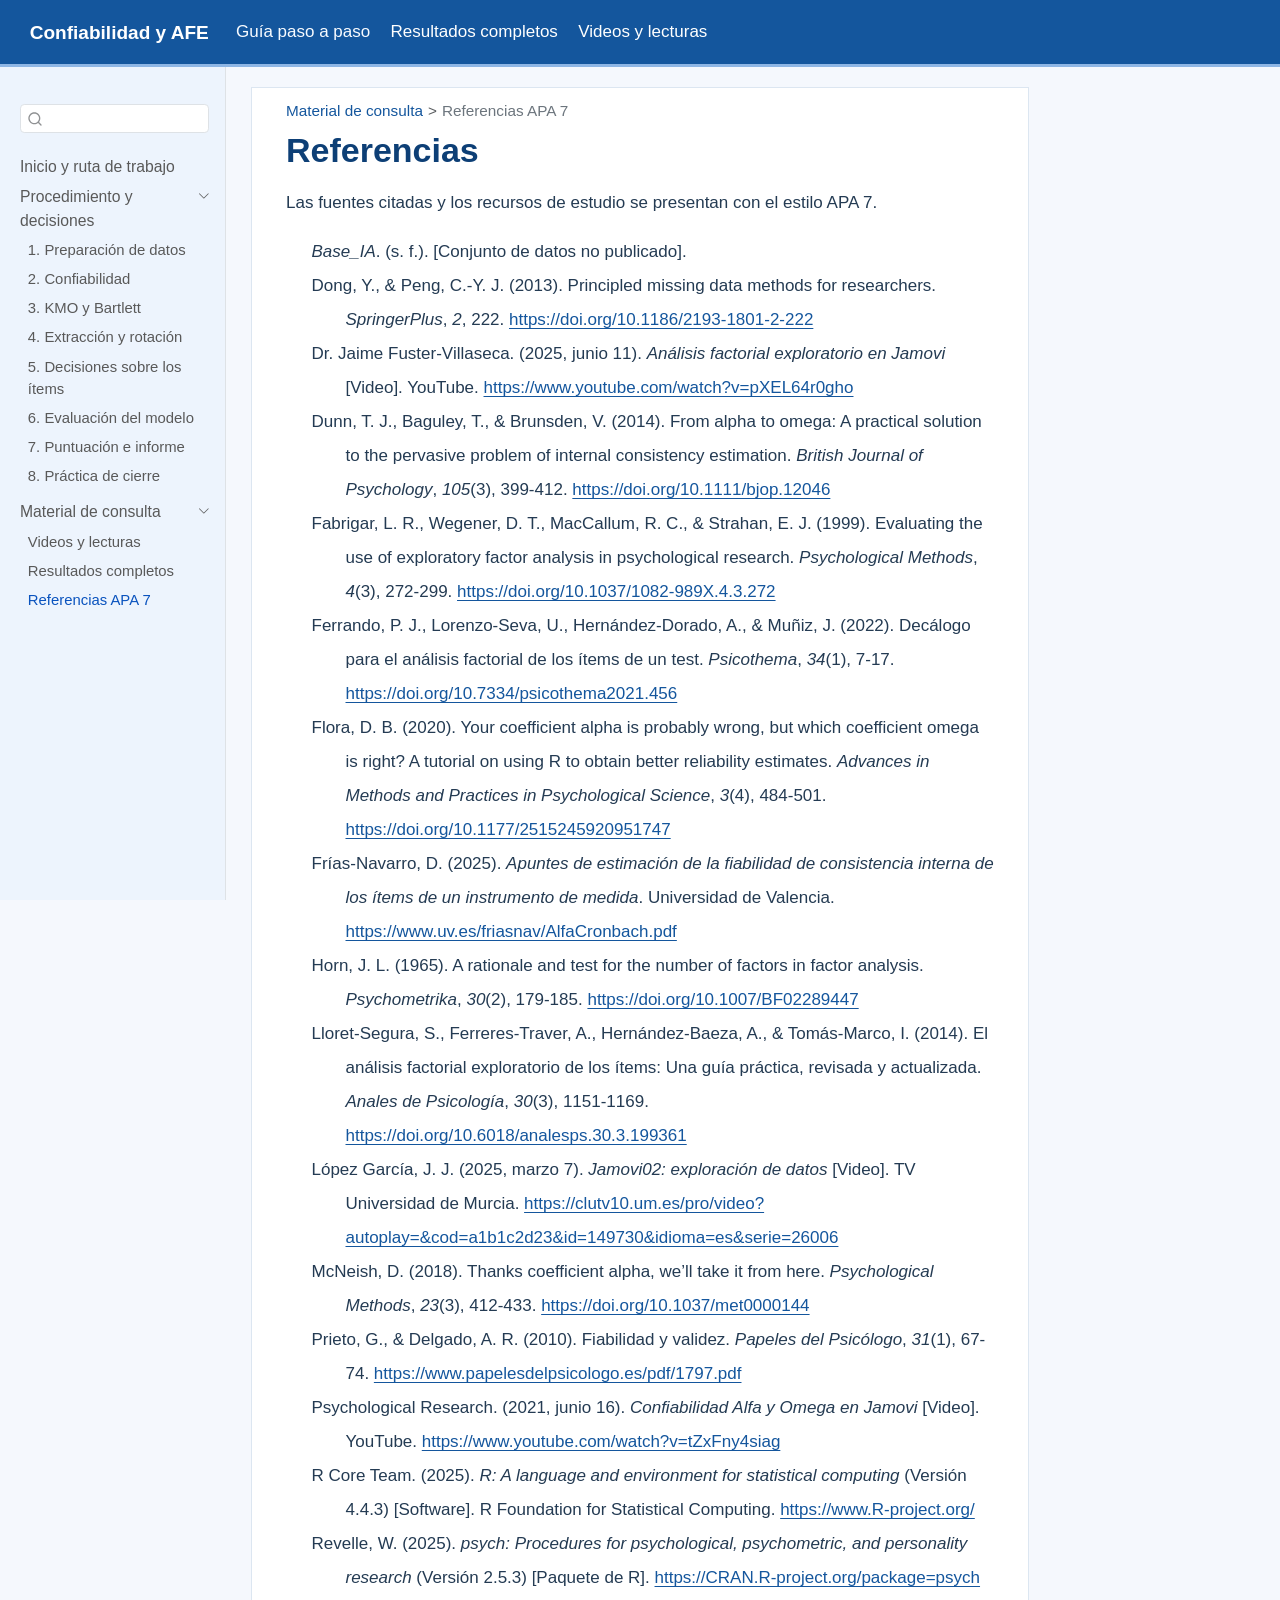
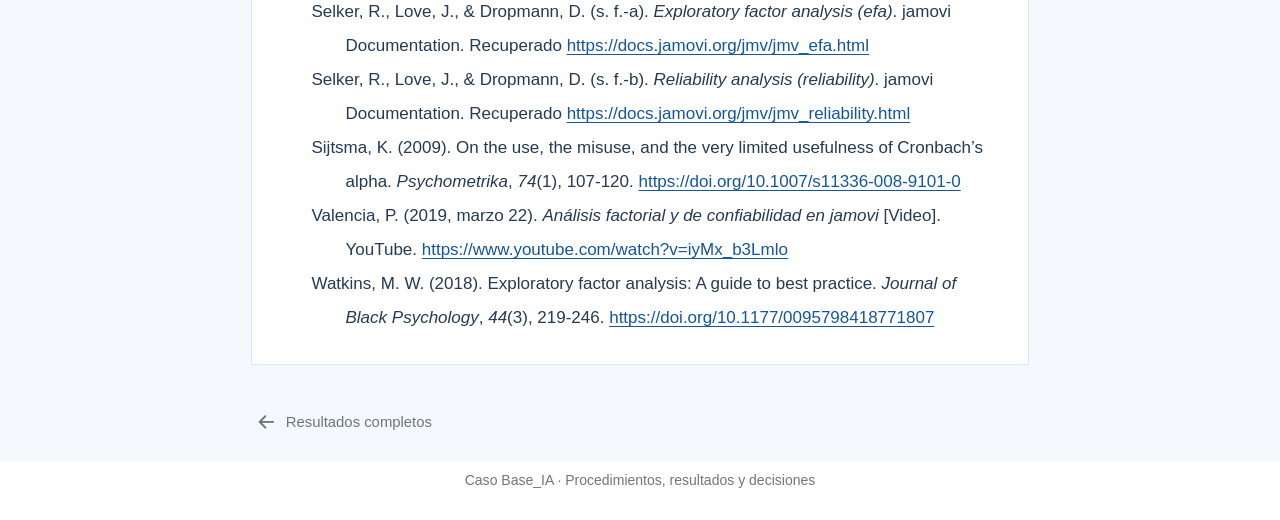
<file: docs/referencias.html>
<!DOCTYPE html>
<html xmlns="http://www.w3.org/1999/xhtml" lang="es" xml:lang="es"><head>

<meta charset="utf-8">
<meta name="generator" content="quarto-1.10.18">

<meta name="viewport" content="width=device-width, initial-scale=1.0, user-scalable=yes">


<title>Referencias – Confiabilidad y AFE</title>
<style>
/* Default styles provided by pandoc.
** See https://pandoc.org/MANUAL.html#variables-for-html for config info.
*/
span.smallcaps{font-variant: small-caps;}
div.columns{display: flex; gap: 1.5em;}
div.column{flex: auto;}
@media screen {
div.columns{gap: min(4vw, 1.5em);}
div.column{overflow-x: auto;}
}
div.hanging-indent{margin-left: 1.5em; text-indent: -1.5em;}
ul.task-list{list-style: none;}
ul.task-list li input[type="checkbox"] {
  width: 0.8em;
  margin: 0 0.8em 0.2em -1em; /* quarto-specific, see https://github.com/quarto-dev/quarto-cli/issues/4556 */ 
  vertical-align: middle;
}
/* CSS for citations */
div.csl-bib-body { }
div.csl-entry {
  clear: both;
  margin-bottom: 0em;
}
.hanging-indent div.csl-entry {
  margin-left:2em;
  text-indent:-2em;
}
div.csl-left-margin {
  min-width:2em;
  float:left;
}
div.csl-right-inline {
  margin-left:2em;
  padding-left:1em;
}
div.csl-indent {
  margin-left: 2em;
}</style>


<script src="site_libs/quarto-nav/quarto-nav.js"></script>
<script src="site_libs/quarto-nav/headroom.min.js"></script>
<script src="site_libs/clipboard/clipboard.min.js"></script>
<script src="site_libs/quarto-search/autocomplete.umd.js"></script>
<script src="site_libs/quarto-search/fuse.min.js"></script>
<script src="site_libs/quarto-search/quarto-search.js"></script>
<meta name="quarto:offset" content="./">
<link href="./resultados.html" rel="prev">
<script src="site_libs/quarto-html/quarto.js" type="module"></script>
<script src="site_libs/quarto-html/tabsets/tabsets.js" type="module"></script>
<script src="site_libs/quarto-html/popper.min.js"></script>
<script src="site_libs/quarto-html/tippy.umd.min.js"></script>
<script src="site_libs/quarto-html/anchor.min.js"></script>
<link href="site_libs/quarto-html/tippy.css" rel="stylesheet">
<link href="site_libs/quarto-html/quarto-syntax-highlighting-64a204ab8560d761af7679ceaba22944.css" rel="stylesheet" id="quarto-text-highlighting-styles">
<script src="site_libs/bootstrap/bootstrap.min.js"></script>
<link href="site_libs/bootstrap/bootstrap-icons.css" rel="stylesheet">
<link href="site_libs/bootstrap/bootstrap-53b8d4779731abdf69e8c6ca44a22a0c.min.css" rel="stylesheet" append-hash="true" id="quarto-bootstrap" data-mode="light">
<script id="quarto-search-options" type="application/json">{
  "location": "sidebar",
  "copy-button": false,
  "collapse-after": 3,
  "panel-placement": "start",
  "type": "textbox",
  "limit": 50,
  "keyboard-shortcut": [
    "f",
    "/",
    "s"
  ],
  "language": {
    "search-no-results-text": "No se han encontrado resultados",
    "search-matching-documents-text": "documentos encontrados",
    "search-copy-link-title": "Copiar el enlace en la búsqueda",
    "search-hide-matches-text": "Ocultar resultados adicionales",
    "search-more-match-text": "resultado adicional en este documento",
    "search-more-matches-text": "resultados adicionales en este documento",
    "search-clear-button-title": "Borrar",
    "search-text-placeholder": "",
    "search-detached-cancel-button-title": "Cancelar",
    "search-submit-button-title": "Enviar",
    "search-label": "Buscar"
  }
}</script>
<style>html{ scroll-behavior: smooth; }</style>


<link rel="stylesheet" href="estilos/sitio.css">
</head>

<body class="nav-sidebar docked nav-fixed quarto-light">

<div id="quarto-search-results"></div>
  <header id="quarto-header" class="headroom fixed-top">
    <nav class="navbar navbar-expand-lg " data-bs-theme="dark">
      <div class="navbar-container container-fluid">
      <div class="navbar-brand-container mx-auto">
    <a class="navbar-brand" href="./index.html">
    <span class="navbar-title">Confiabilidad y AFE</span>
    </a>
  </div>
          <button class="navbar-toggler" type="button" data-bs-toggle="collapse" data-bs-target="#navbarCollapse" aria-controls="navbarCollapse" role="menu" aria-expanded="false" aria-label="Navegación de palanca" onclick="if (window.quartoToggleHeadroom) { window.quartoToggleHeadroom(); }">
  <span class="navbar-toggler-icon"></span>
</button>
          <div class="collapse navbar-collapse" id="navbarCollapse">
            <ul class="navbar-nav navbar-nav-scroll me-auto">
  <li class="nav-item">
    <a class="nav-link active" href="./index.html" aria-current="page"> 
<span class="menu-text">Guía paso a paso</span></a>
  </li>  
  <li class="nav-item">
    <a class="nav-link" href="./resultados.html"> 
<span class="menu-text">Resultados completos</span></a>
  </li>  
  <li class="nav-item">
    <a class="nav-link" href="./recursos.html"> 
<span class="menu-text">Videos y lecturas</span></a>
  </li>  
</ul>
          </div> <!-- /navcollapse -->
            <div class="quarto-navbar-tools">
</div>
      </div> <!-- /container-fluid -->
    </nav>
  <nav class="quarto-secondary-nav">
    <div class="container-fluid d-flex">
      <button type="button" class="quarto-btn-toggle btn" data-bs-toggle="collapse" role="button" data-bs-target=".quarto-sidebar-collapse-item" aria-controls="quarto-sidebar" aria-expanded="false" aria-label="Alternar barra lateral" onclick="if (window.quartoToggleHeadroom) { window.quartoToggleHeadroom(); }">
        <i class="bi bi-layout-text-sidebar-reverse"></i>
      </button>
        <nav class="quarto-page-breadcrumbs" aria-label="breadcrumb"><ol class="breadcrumb"><li class="breadcrumb-item"><a href="./recursos.html">Material de consulta</a></li><li class="breadcrumb-item"><a href="./referencias.html">Referencias APA 7</a></li></ol></nav>
        <a class="flex-grow-1" role="navigation" data-bs-toggle="collapse" data-bs-target=".quarto-sidebar-collapse-item" aria-controls="quarto-sidebar" aria-expanded="false" aria-label="Alternar barra lateral" onclick="if (window.quartoToggleHeadroom) { window.quartoToggleHeadroom(); }">      
        </a>
      <button type="button" class="btn quarto-search-button" aria-label="Buscar" onclick="window.quartoOpenSearch();">
        <i class="bi bi-search"></i>
      </button>
    </div>
  </nav>
</header>
<!-- content -->
<div id="quarto-content" class="quarto-container page-columns page-rows-contents page-layout-article page-navbar">
<!-- sidebar -->
  <nav id="quarto-sidebar" class="sidebar collapse collapse-horizontal quarto-sidebar-collapse-item sidebar-navigation docked overflow-auto">
        <div class="mt-2 flex-shrink-0 align-items-center">
        <div class="sidebar-search">
        <div id="quarto-search" class="" title="Buscar"></div>
        </div>
        </div>
    <div class="sidebar-menu-container"> 
    <ul class="list-unstyled mt-1">
        <li class="sidebar-item">
  <div class="sidebar-item-container"> 
  <a href="./index.html" class="sidebar-item-text sidebar-link">
 <span class="menu-text">Inicio y ruta de trabajo</span></a>
  </div>
</li>
        <li class="sidebar-item sidebar-item-section">
      <div class="sidebar-item-container"> 
            <a class="sidebar-item-text sidebar-link text-start" data-bs-toggle="collapse" data-bs-target="#quarto-sidebar-section-1" role="navigation" aria-expanded="true">
 <span class="menu-text">Procedimiento y decisiones</span></a>
          <a class="sidebar-item-toggle text-start" data-bs-toggle="collapse" data-bs-target="#quarto-sidebar-section-1" role="navigation" aria-expanded="true" aria-label="Alternar sección">
            <i class="bi bi-chevron-right ms-2"></i>
          </a> 
      </div>
      <ul id="quarto-sidebar-section-1" class="collapse list-unstyled sidebar-section depth1 show">  
          <li class="sidebar-item">
  <div class="sidebar-item-container"> 
  <a href="./01-preparar.html" class="sidebar-item-text sidebar-link">
 <span class="menu-text">1. Preparación de datos</span></a>
  </div>
</li>
          <li class="sidebar-item">
  <div class="sidebar-item-container"> 
  <a href="./02-confiabilidad.html" class="sidebar-item-text sidebar-link">
 <span class="menu-text">2. Confiabilidad</span></a>
  </div>
</li>
          <li class="sidebar-item">
  <div class="sidebar-item-container"> 
  <a href="./03-comprobar-matriz.html" class="sidebar-item-text sidebar-link">
 <span class="menu-text">3. KMO y Bartlett</span></a>
  </div>
</li>
          <li class="sidebar-item">
  <div class="sidebar-item-container"> 
  <a href="./04-construir-solucion.html" class="sidebar-item-text sidebar-link">
 <span class="menu-text">4. Extracción y rotación</span></a>
  </div>
</li>
          <li class="sidebar-item">
  <div class="sidebar-item-container"> 
  <a href="./05-decidir-items.html" class="sidebar-item-text sidebar-link">
 <span class="menu-text">5. Decisiones sobre los ítems</span></a>
  </div>
</li>
          <li class="sidebar-item">
  <div class="sidebar-item-container"> 
  <a href="./06-evaluar-modelo.html" class="sidebar-item-text sidebar-link">
 <span class="menu-text">6. Evaluación del modelo</span></a>
  </div>
</li>
          <li class="sidebar-item">
  <div class="sidebar-item-container"> 
  <a href="./07-puntuar-informar.html" class="sidebar-item-text sidebar-link">
 <span class="menu-text">7. Puntuación e informe</span></a>
  </div>
</li>
          <li class="sidebar-item">
  <div class="sidebar-item-container"> 
  <a href="./08-practica.html" class="sidebar-item-text sidebar-link">
 <span class="menu-text">8. Práctica de cierre</span></a>
  </div>
</li>
      </ul>
  </li>
        <li class="sidebar-item sidebar-item-section">
      <div class="sidebar-item-container"> 
            <a class="sidebar-item-text sidebar-link text-start" data-bs-toggle="collapse" data-bs-target="#quarto-sidebar-section-2" role="navigation" aria-expanded="true">
 <span class="menu-text">Material de consulta</span></a>
          <a class="sidebar-item-toggle text-start" data-bs-toggle="collapse" data-bs-target="#quarto-sidebar-section-2" role="navigation" aria-expanded="true" aria-label="Alternar sección">
            <i class="bi bi-chevron-right ms-2"></i>
          </a> 
      </div>
      <ul id="quarto-sidebar-section-2" class="collapse list-unstyled sidebar-section depth1 show">  
          <li class="sidebar-item">
  <div class="sidebar-item-container"> 
  <a href="./recursos.html" class="sidebar-item-text sidebar-link">
 <span class="menu-text">Videos y lecturas</span></a>
  </div>
</li>
          <li class="sidebar-item">
  <div class="sidebar-item-container"> 
  <a href="./resultados.html" class="sidebar-item-text sidebar-link">
 <span class="menu-text">Resultados completos</span></a>
  </div>
</li>
          <li class="sidebar-item">
  <div class="sidebar-item-container"> 
  <a href="./referencias.html" class="sidebar-item-text sidebar-link active">
 <span class="menu-text">Referencias APA 7</span></a>
  </div>
</li>
      </ul>
  </li>
    </ul>
    </div>
</nav>
<div id="quarto-sidebar-glass" class="quarto-sidebar-collapse-item" data-bs-toggle="collapse" data-bs-target=".quarto-sidebar-collapse-item"></div>
<!-- margin-sidebar -->
    <div id="quarto-margin-sidebar" class="sidebar margin-sidebar zindex-bottom">
        
    </div>
<!-- main -->
<main class="content" id="quarto-document-content">

<header id="title-block-header" class="quarto-title-block default"><nav class="quarto-page-breadcrumbs quarto-title-breadcrumbs d-none d-lg-block" aria-label="breadcrumb"><ol class="breadcrumb"><li class="breadcrumb-item"><a href="./recursos.html">Material de consulta</a></li><li class="breadcrumb-item"><a href="./referencias.html">Referencias APA 7</a></li></ol></nav>
<div class="quarto-title">
<h1 class="title">Referencias</h1>
</div>



<div class="quarto-title-meta">

    
  
    
  </div>
  


</header>


<p>Las fuentes citadas y los recursos de estudio se presentan con el estilo APA 7.</p>
<div id="refs" class="references csl-bib-body hanging-indent" data-entry-spacing="0" data-line-spacing="2" role="list">
<div id="ref-baseia" class="csl-entry" role="listitem">
<em>Base_IA</em>. (s.&nbsp;f.). [Conjunto de datos no publicado].
</div>
<div id="ref-dong2013" class="csl-entry" role="listitem">
Dong, Y., &amp; Peng, C.-Y. J. (2013). Principled missing data methods for researchers. <em>SpringerPlus</em>, <em>2</em>, 222. <a href="https://doi.org/10.1186/2193-1801-2-222">https://doi.org/10.1186/2193-1801-2-222</a>
</div>
<div id="ref-fuster2025" class="csl-entry" role="listitem">
Dr. Jaime Fuster-Villaseca. (2025, junio 11). <em>Análisis factorial exploratorio en Jamovi</em> [Video]. YouTube. <a href="https://www.youtube.com/watch?v=pXEL64r0gho">https://www.youtube.com/watch?v=pXEL64r0gho</a>
</div>
<div id="ref-dunn2014" class="csl-entry" role="listitem">
Dunn, T. J., Baguley, T., &amp; Brunsden, V. (2014). From alpha to omega: A practical solution to the pervasive problem of internal consistency estimation. <em>British Journal of Psychology</em>, <em>105</em>(3), 399-412. <a href="https://doi.org/10.1111/bjop.12046">https://doi.org/10.1111/bjop.12046</a>
</div>
<div id="ref-fabrigar1999" class="csl-entry" role="listitem">
Fabrigar, L. R., Wegener, D. T., MacCallum, R. C., &amp; Strahan, E. J. (1999). Evaluating the use of exploratory factor analysis in psychological research. <em>Psychological Methods</em>, <em>4</em>(3), 272-299. <a href="https://doi.org/10.1037/1082-989X.4.3.272">https://doi.org/10.1037/1082-989X.4.3.272</a>
</div>
<div id="ref-ferrando2022" class="csl-entry" role="listitem">
Ferrando, P. J., Lorenzo-Seva, U., Hernández-Dorado, A., &amp; Muñiz, J. (2022). Decálogo para el análisis factorial de los ítems de un test. <em>Psicothema</em>, <em>34</em>(1), 7-17. <a href="https://doi.org/10.7334/psicothema2021.456">https://doi.org/10.7334/psicothema2021.456</a>
</div>
<div id="ref-flora2020" class="csl-entry" role="listitem">
Flora, D. B. (2020). Your coefficient alpha is probably wrong, but which coefficient omega is right? A tutorial on using <span>R</span> to obtain better reliability estimates. <em>Advances in Methods and Practices in Psychological Science</em>, <em>3</em>(4), 484-501. <a href="https://doi.org/10.1177/2515245920951747">https://doi.org/10.1177/2515245920951747</a>
</div>
<div id="ref-frias2025" class="csl-entry" role="listitem">
Frías-Navarro, D. (2025). <em>Apuntes de estimación de la fiabilidad de consistencia interna de los ítems de un instrumento de medida</em>. Universidad de Valencia. <a href="https://www.uv.es/friasnav/AlfaCronbach.pdf">https://www.uv.es/friasnav/AlfaCronbach.pdf</a>
</div>
<div id="ref-horn1965" class="csl-entry" role="listitem">
Horn, J. L. (1965). A rationale and test for the number of factors in factor analysis. <em>Psychometrika</em>, <em>30</em>(2), 179-185. <a href="https://doi.org/10.1007/BF02289447">https://doi.org/10.1007/BF02289447</a>
</div>
<div id="ref-lloret2014" class="csl-entry" role="listitem">
Lloret-Segura, S., Ferreres-Traver, A., Hernández-Baeza, A., &amp; Tomás-Marco, I. (2014). El análisis factorial exploratorio de los ítems: Una guía práctica, revisada y actualizada. <em>Anales de Psicología</em>, <em>30</em>(3), 1151-1169. <a href="https://doi.org/10.6018/analesps.30.3.199361">https://doi.org/10.6018/analesps.30.3.199361</a>
</div>
<div id="ref-lopez2025" class="csl-entry" role="listitem">
López García, J. J. (2025, marzo 7). <em>Jamovi02: exploración de datos</em> [Video]. TV Universidad de Murcia. <a href="https://clutv10.um.es/pro/video?autoplay=&amp;cod=a1b1c2d23&amp;id=149730&amp;idioma=es&amp;serie=26006">https://clutv10.um.es/pro/video?autoplay=&amp;cod=a1b1c2d23&amp;id=149730&amp;idioma=es&amp;serie=26006</a>
</div>
<div id="ref-mcneish2018" class="csl-entry" role="listitem">
McNeish, D. (2018). Thanks coefficient alpha, we’ll take it from here. <em>Psychological Methods</em>, <em>23</em>(3), 412-433. <a href="https://doi.org/10.1037/met0000144">https://doi.org/10.1037/met0000144</a>
</div>
<div id="ref-prieto2010" class="csl-entry" role="listitem">
Prieto, G., &amp; Delgado, A. R. (2010). Fiabilidad y validez. <em>Papeles del Psicólogo</em>, <em>31</em>(1), 67-74. <a href="https://www.papelesdelpsicologo.es/pdf/1797.pdf">https://www.papelesdelpsicologo.es/pdf/1797.pdf</a>
</div>
<div id="ref-psicological2021" class="csl-entry" role="listitem">
Psychological Research. (2021, junio 16). <em>Confiabilidad Alfa y Omega en Jamovi</em> [Video]. YouTube. <a href="https://www.youtube.com/watch?v=tZxFny4siag">https://www.youtube.com/watch?v=tZxFny4siag</a>
</div>
<div id="ref-rcore2025" class="csl-entry" role="listitem">
R Core Team. (2025). <em>R: A language and environment for statistical computing</em> (Versión 4.4.3) [Software]. R Foundation for Statistical Computing. <a href="https://www.R-project.org/">https://www.R-project.org/</a>
</div>
<div id="ref-revelle2025" class="csl-entry" role="listitem">
Revelle, W. (2025). <em>psych: Procedures for psychological, psychometric, and personality research</em> (Versión 2.5.3) [Paquete de R]. <a href="https://CRAN.R-project.org/package=psych">https://CRAN.R-project.org/package=psych</a>
</div>
<div id="ref-selker-efa" class="csl-entry" role="listitem">
Selker, R., Love, J., &amp; Dropmann, D. (s.&nbsp;f.-a). <em>Exploratory factor analysis (efa)</em>. jamovi Documentation. Recuperado <a href="https://docs.jamovi.org/jmv/jmv_efa.html">https://docs.jamovi.org/jmv/jmv_efa.html</a>
</div>
<div id="ref-selker-reliability" class="csl-entry" role="listitem">
Selker, R., Love, J., &amp; Dropmann, D. (s.&nbsp;f.-b). <em>Reliability analysis (reliability)</em>. jamovi Documentation. Recuperado <a href="https://docs.jamovi.org/jmv/jmv_reliability.html">https://docs.jamovi.org/jmv/jmv_reliability.html</a>
</div>
<div id="ref-sijtsma2009" class="csl-entry" role="listitem">
Sijtsma, K. (2009). On the use, the misuse, and the very limited usefulness of <span>Cronbach’s</span> alpha. <em>Psychometrika</em>, <em>74</em>(1), 107-120. <a href="https://doi.org/10.1007/s11336-008-9101-0">https://doi.org/10.1007/s11336-008-9101-0</a>
</div>
<div id="ref-valencia2019" class="csl-entry" role="listitem">
Valencia, P. (2019, marzo 22). <em>Análisis factorial y de confiabilidad en jamovi</em> [Video]. YouTube. <a href="https://www.youtube.com/watch?v=iyMx_b3Lmlo">https://www.youtube.com/watch?v=iyMx_b3Lmlo</a>
</div>
<div id="ref-watkins2018" class="csl-entry" role="listitem">
Watkins, M. W. (2018). Exploratory factor analysis: A guide to best practice. <em>Journal of Black Psychology</em>, <em>44</em>(3), 219-246. <a href="https://doi.org/10.1177/0095798418771807">https://doi.org/10.1177/0095798418771807</a>
</div>
</div>



</main> <!-- /main -->
<script src="assets/guia.js"></script>

<script id="quarto-html-after-body" type="application/javascript">
  window.document.addEventListener("DOMContentLoaded", function (event) {
    const icon = "";
    const anchorJS = new window.AnchorJS();
    anchorJS.options = {
      placement: 'right',
      icon: icon
    };
    anchorJS.add('.anchored');
    const isCodeAnnotation = (el) => {
      for (const clz of el.classList) {
        if (clz.startsWith('code-annotation-')) {                     
          return true;
        }
      }
      return false;
    }
    const onCopySuccess = function(e) {
      // button target
      const button = e.trigger;
      // don't keep focus
      button.blur();
      // flash "checked"
      button.classList.add('code-copy-button-checked');
      var currentTitle = button.getAttribute("title");
      button.setAttribute("title", "Copiado");
      let tooltip;
      if (window.bootstrap) {
        button.setAttribute("data-bs-toggle", "tooltip");
        button.setAttribute("data-bs-placement", "left");
        button.setAttribute("data-bs-title", "Copiado");
        tooltip = new bootstrap.Tooltip(button, 
          { trigger: "manual", 
            customClass: "code-copy-button-tooltip",
            offset: [0, -8]});
        tooltip.show();    
      }
      setTimeout(function() {
        if (tooltip) {
          tooltip.hide();
          button.removeAttribute("data-bs-title");
          button.removeAttribute("data-bs-toggle");
          button.removeAttribute("data-bs-placement");
        }
        button.setAttribute("title", currentTitle);
        button.classList.remove('code-copy-button-checked');
      }, 1000);
      // clear code selection
      e.clearSelection();
    }
    const getTextToCopy = function(trigger) {
      const outerScaffold = trigger.parentElement.cloneNode(true);
      const codeEl = outerScaffold.querySelector('code');
      for (const childEl of codeEl.children) {
        if (isCodeAnnotation(childEl)) {
          childEl.remove();
        }
      }
      return codeEl.innerText;
    }
    const clipboard = new window.ClipboardJS('.code-copy-button:not([data-in-quarto-modal])', {
      text: getTextToCopy
    });
    clipboard.on('success', onCopySuccess);
    if (window.document.getElementById('quarto-embedded-source-code-modal')) {
      const clipboardModal = new window.ClipboardJS('.code-copy-button[data-in-quarto-modal]', {
        text: getTextToCopy,
        container: window.document.getElementById('quarto-embedded-source-code-modal')
      });
      clipboardModal.on('success', onCopySuccess);
    }
      var localhostRegex = new RegExp(/^(?:http|https):\/\/localhost\:?[0-9]*\//);
      var mailtoRegex = new RegExp(/^mailto:/);
        var filterRegex = new RegExp("https:\/\/donaldgonza\.github\.io\/confiabilidad-afe\/");
      var isInternal = (href) => {
          return filterRegex.test(href) || localhostRegex.test(href) || mailtoRegex.test(href);
      }
      // Inspect non-navigation links and adorn them if external
     var links = window.document.querySelectorAll('a[href]:not(.nav-link):not(.navbar-brand):not(.toc-action):not(.sidebar-link):not(.sidebar-item-toggle):not(.pagination-link):not(.no-external):not([aria-hidden]):not(.dropdown-item):not(.quarto-navigation-tool):not(.about-link)');
      for (var i=0; i<links.length; i++) {
        const link = links[i];
        if (!isInternal(link.href)) {
          // undo the damage that might have been done by quarto-nav.js in the case of
          // links that we want to consider external
          if (link.dataset.originalHref !== undefined) {
            link.href = link.dataset.originalHref;
          }
        }
      }
    function tippyHover(el, contentFn, onTriggerFn, onUntriggerFn) {
      const config = {
        allowHTML: true,
        maxWidth: 500,
        delay: 100,
        arrow: false,
        appendTo: function(el) {
            return el.parentElement;
        },
        interactive: true,
        interactiveBorder: 10,
        theme: 'quarto',
        placement: 'bottom-start',
      };
      if (contentFn) {
        config.content = contentFn;
      }
      if (onTriggerFn) {
        config.onTrigger = onTriggerFn;
      }
      if (onUntriggerFn) {
        config.onUntrigger = onUntriggerFn;
      }
      window.tippy(el, config); 
    }
    const noterefs = window.document.querySelectorAll('a[role="doc-noteref"]');
    for (var i=0; i<noterefs.length; i++) {
      const ref = noterefs[i];
      tippyHover(ref, function() {
        // use id or data attribute instead here
        let href = ref.getAttribute('data-footnote-href') || ref.getAttribute('href');
        try { href = new URL(href).hash; } catch {}
        const id = href.replace(/^#\/?/, "");
        const note = window.document.getElementById(id);
        if (note) {
          return note.innerHTML;
        } else {
          return "";
        }
      });
    }
    const xrefs = window.document.querySelectorAll('a.quarto-xref');
    const processXRef = (id, note) => {
      // Strip column container classes
      const stripColumnClz = (el) => {
        el.classList.remove("page-full", "page-columns");
        if (el.children) {
          for (const child of el.children) {
            stripColumnClz(child);
          }
        }
      }
      stripColumnClz(note)
      if (id === null || id.startsWith('sec-')) {
        // Special case sections, only their first couple elements
        const container = document.createElement("div");
        if (note.children && note.children.length > 2) {
          container.appendChild(note.children[0].cloneNode(true));
          for (let i = 1; i < note.children.length; i++) {
            const child = note.children[i];
            if (child.tagName === "P" && child.innerText === "") {
              continue;
            } else {
              container.appendChild(child.cloneNode(true));
              break;
            }
          }
          if (window.Quarto?.typesetMath) {
            window.Quarto.typesetMath(container);
          }
          return container.innerHTML
        } else {
          if (window.Quarto?.typesetMath) {
            window.Quarto.typesetMath(note);
          }
          return note.innerHTML;
        }
      } else {
        // Remove any anchor links if they are present
        const anchorLink = note.querySelector('a.anchorjs-link');
        if (anchorLink) {
          anchorLink.remove();
        }
        if (window.Quarto?.typesetMath) {
          window.Quarto.typesetMath(note);
        }
        if (note.classList.contains("callout")) {
          return note.outerHTML;
        } else {
          return note.innerHTML;
        }
      }
    }
    for (var i=0; i<xrefs.length; i++) {
      const xref = xrefs[i];
      tippyHover(xref, undefined, function(instance) {
        instance.disable();
        let url = xref.getAttribute('href');
        let hash = undefined; 
        if (url.startsWith('#')) {
          hash = url;
        } else {
          try { hash = new URL(url).hash; } catch {}
        }
        if (hash) {
          const id = hash.replace(/^#\/?/, "");
          const note = window.document.getElementById(id);
          if (note !== null) {
            try {
              const html = processXRef(id, note.cloneNode(true));
              instance.setContent(html);
            } finally {
              instance.enable();
              instance.show();
            }
          } else {
            // See if we can fetch this
            fetch(url.split('#')[0])
            .then(res => res.text())
            .then(html => {
              const parser = new DOMParser();
              const htmlDoc = parser.parseFromString(html, "text/html");
              const note = htmlDoc.getElementById(id);
              if (note !== null) {
                const html = processXRef(id, note);
                instance.setContent(html);
              } 
            }).finally(() => {
              instance.enable();
              instance.show();
            });
          }
        } else {
          // See if we can fetch a full url (with no hash to target)
          // This is a special case and we should probably do some content thinning / targeting
          fetch(url)
          .then(res => res.text())
          .then(html => {
            const parser = new DOMParser();
            const htmlDoc = parser.parseFromString(html, "text/html");
            const note = htmlDoc.querySelector('main.content');
            if (note !== null) {
              // This should only happen for chapter cross references
              // (since there is no id in the URL)
              // remove the first header
              if (note.children.length > 0 && note.children[0].tagName === "HEADER") {
                note.children[0].remove();
              }
              const html = processXRef(null, note);
              instance.setContent(html);
            } 
          }).finally(() => {
            instance.enable();
            instance.show();
          });
        }
      }, function(instance) {
      });
    }
        let selectedAnnoteEl;
        const selectorForAnnotation = ( cell, annotation) => {
          let cellAttr = 'data-code-cell="' + cell + '"';
          let lineAttr = 'data-code-annotation="' +  annotation + '"';
          const selector = 'span[' + cellAttr + '][' + lineAttr + ']';
          return selector;
        }
        const selectCodeLines = (annoteEl) => {
          const doc = window.document;
          const targetCell = annoteEl.getAttribute("data-target-cell");
          const targetAnnotation = annoteEl.getAttribute("data-target-annotation");
          const annoteSpan = window.document.querySelector(selectorForAnnotation(targetCell, targetAnnotation));
          const lines = annoteSpan.getAttribute("data-code-lines").split(",");
          const lineIds = lines.map((line) => {
            return targetCell + "-" + line;
          })
          let top = null;
          let height = null;
          let parent = null;
          if (lineIds.length > 0) {
              //compute the position of the single el (top and bottom and make a div)
              const el = window.document.getElementById(lineIds[0]);
              top = el.offsetTop;
              height = el.offsetHeight;
              parent = el.parentElement.parentElement;
            if (lineIds.length > 1) {
              const lastEl = window.document.getElementById(lineIds[lineIds.length - 1]);
              const bottom = lastEl.offsetTop + lastEl.offsetHeight;
              height = bottom - top;
            }
            if (top !== null && height !== null && parent !== null) {
              // cook up a div (if necessary) and position it 
              let div = window.document.getElementById("code-annotation-line-highlight");
              if (div === null) {
                div = window.document.createElement("div");
                div.setAttribute("id", "code-annotation-line-highlight");
                div.style.position = 'absolute';
                parent.appendChild(div);
              }
              div.style.top = top - 2 + "px";
              div.style.height = height + 4 + "px";
              div.style.left = 0;
              let gutterDiv = window.document.getElementById("code-annotation-line-highlight-gutter");
              if (gutterDiv === null) {
                gutterDiv = window.document.createElement("div");
                gutterDiv.setAttribute("id", "code-annotation-line-highlight-gutter");
                gutterDiv.style.position = 'absolute';
                const codeCell = window.document.getElementById(targetCell);
                const gutter = codeCell.querySelector('.code-annotation-gutter');
                gutter.appendChild(gutterDiv);
              }
              gutterDiv.style.top = top - 2 + "px";
              gutterDiv.style.height = height + 4 + "px";
            }
            selectedAnnoteEl = annoteEl;
          }
        };
        const unselectCodeLines = () => {
          const elementsIds = ["code-annotation-line-highlight", "code-annotation-line-highlight-gutter"];
          elementsIds.forEach((elId) => {
            const div = window.document.getElementById(elId);
            if (div) {
              div.remove();
            }
          });
          selectedAnnoteEl = undefined;
        };
          // Handle positioning of the toggle
      window.addEventListener(
        "resize",
        throttle(() => {
          elRect = undefined;
          if (selectedAnnoteEl) {
            selectCodeLines(selectedAnnoteEl);
          }
        }, 10)
      );
      function throttle(fn, ms) {
      let throttle = false;
      let timer;
        return (...args) => {
          if(!throttle) { // first call gets through
              fn.apply(this, args);
              throttle = true;
          } else { // all the others get throttled
              if(timer) clearTimeout(timer); // cancel #2
              timer = setTimeout(() => {
                fn.apply(this, args);
                timer = throttle = false;
              }, ms);
          }
        };
      }
        // Attach click handler to the DT
        const annoteDls = window.document.querySelectorAll('dt[data-target-cell]');
        for (const annoteDlNode of annoteDls) {
          annoteDlNode.addEventListener('click', (event) => {
            const clickedEl = event.target;
            if (clickedEl !== selectedAnnoteEl) {
              unselectCodeLines();
              const activeEl = window.document.querySelector('dt[data-target-cell].code-annotation-active');
              if (activeEl) {
                activeEl.classList.remove('code-annotation-active');
              }
              selectCodeLines(clickedEl);
              clickedEl.classList.add('code-annotation-active');
            } else {
              // Unselect the line
              unselectCodeLines();
              clickedEl.classList.remove('code-annotation-active');
            }
          });
        }
    const findCites = (el) => {
      const parentEl = el.parentElement;
      if (parentEl) {
        const cites = parentEl.dataset.cites;
        if (cites) {
          return {
            el,
            cites: cites.split(' ')
          };
        } else {
          return findCites(el.parentElement)
        }
      } else {
        return undefined;
      }
    };
    var bibliorefs = window.document.querySelectorAll('a[role="doc-biblioref"]');
    for (var i=0; i<bibliorefs.length; i++) {
      const ref = bibliorefs[i];
      const citeInfo = findCites(ref);
      if (citeInfo) {
        tippyHover(citeInfo.el, function() {
          var popup = window.document.createElement('div');
          citeInfo.cites.forEach(function(cite) {
            var citeDiv = window.document.createElement('div');
            citeDiv.classList.add('hanging-indent');
            citeDiv.classList.add('csl-entry');
            var biblioDiv = window.document.getElementById('ref-' + cite);
            if (biblioDiv) {
              citeDiv.innerHTML = biblioDiv.innerHTML;
            }
            popup.appendChild(citeDiv);
          });
          return popup.innerHTML;
        });
      }
    }
  });
  </script>
<nav class="page-navigation">
  <div class="nav-page nav-page-previous">
      <a href="./resultados.html" class="pagination-link" aria-label="Resultados completos">
        <i class="bi bi-arrow-left-short"></i> <span class="nav-page-text">Resultados completos</span>
      </a>          
  </div>
  <div class="nav-page nav-page-next">
  </div>
</nav>
</div> <!-- /content -->
<footer class="footer">
  <div class="nav-footer">
    <div class="nav-footer-left">
      &nbsp;
    </div>   
    <div class="nav-footer-center">
<p>Caso Base_IA · Procedimientos, resultados y decisiones</p>
</div>
    <div class="nav-footer-right">
      &nbsp;
    </div>
  </div>
</footer>




<script src="site_libs/quarto-html/zenscroll-min.js"></script>
</body></html>
</file>
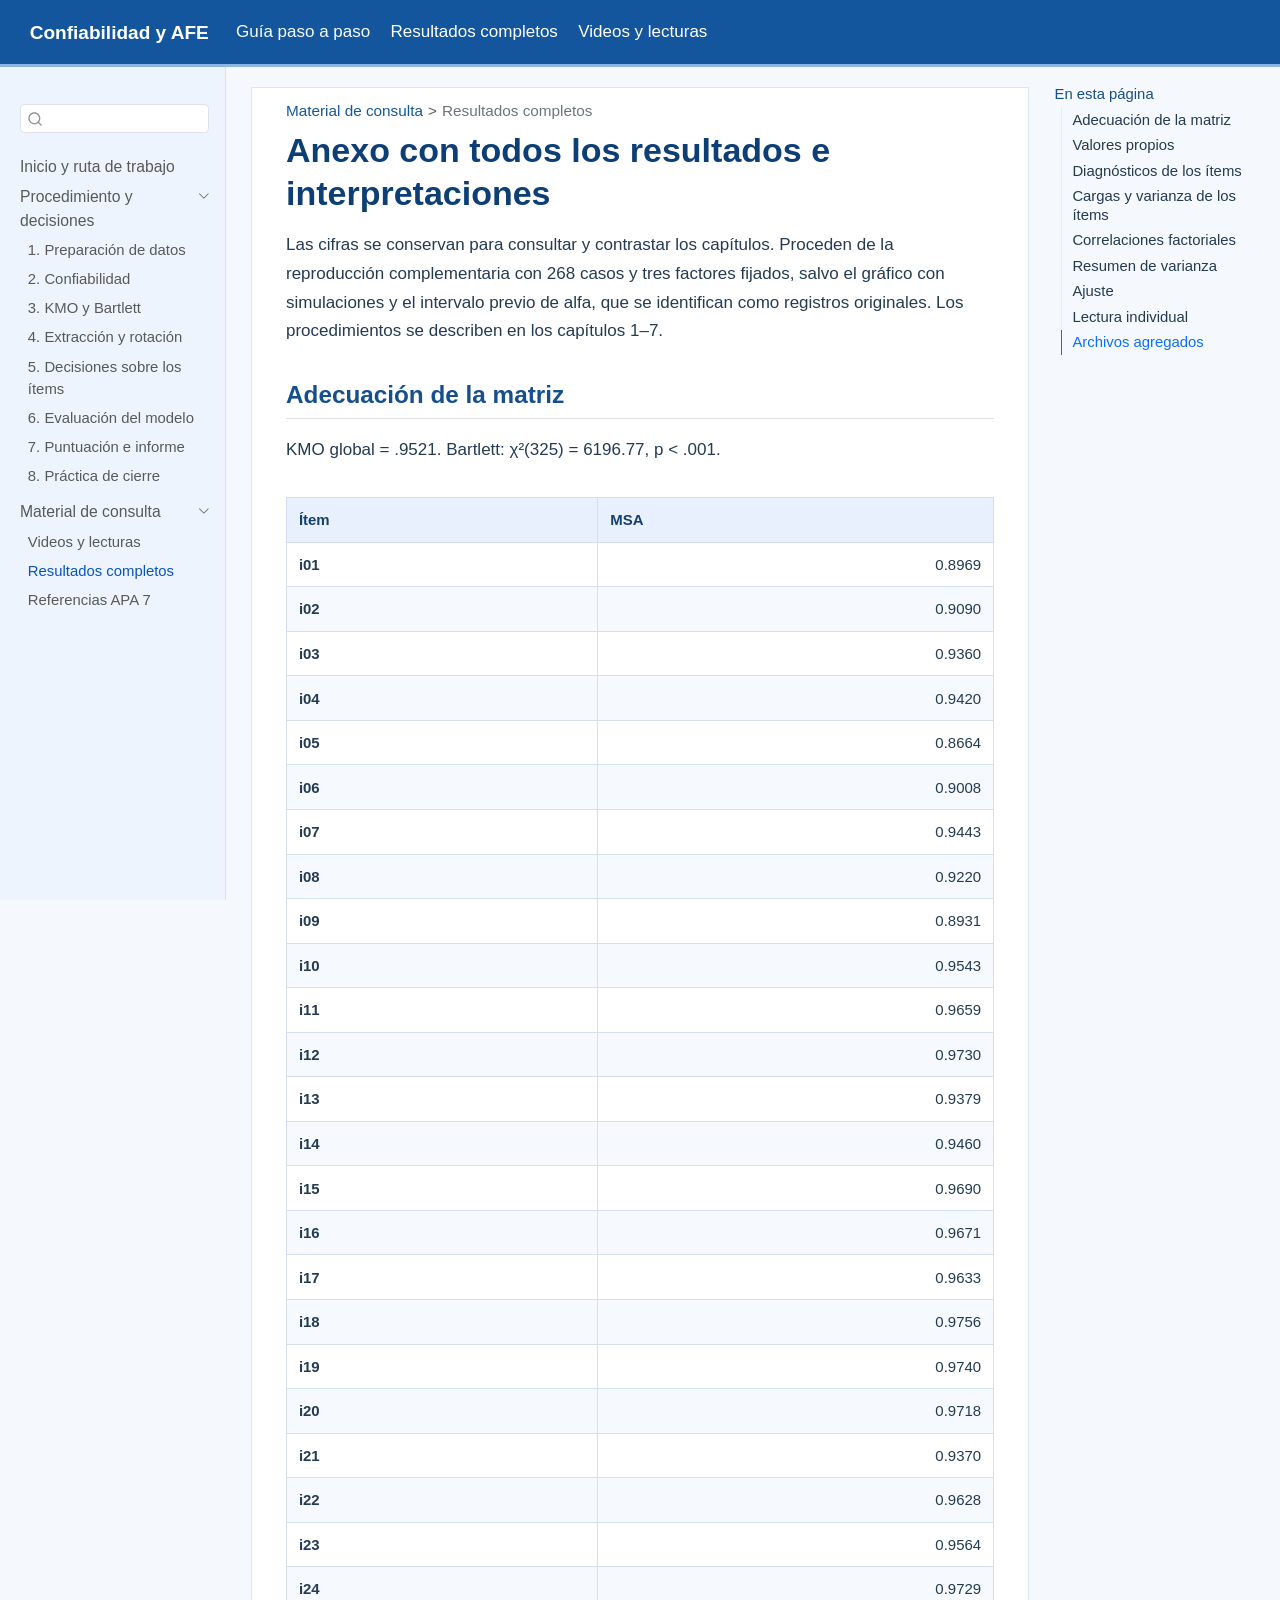
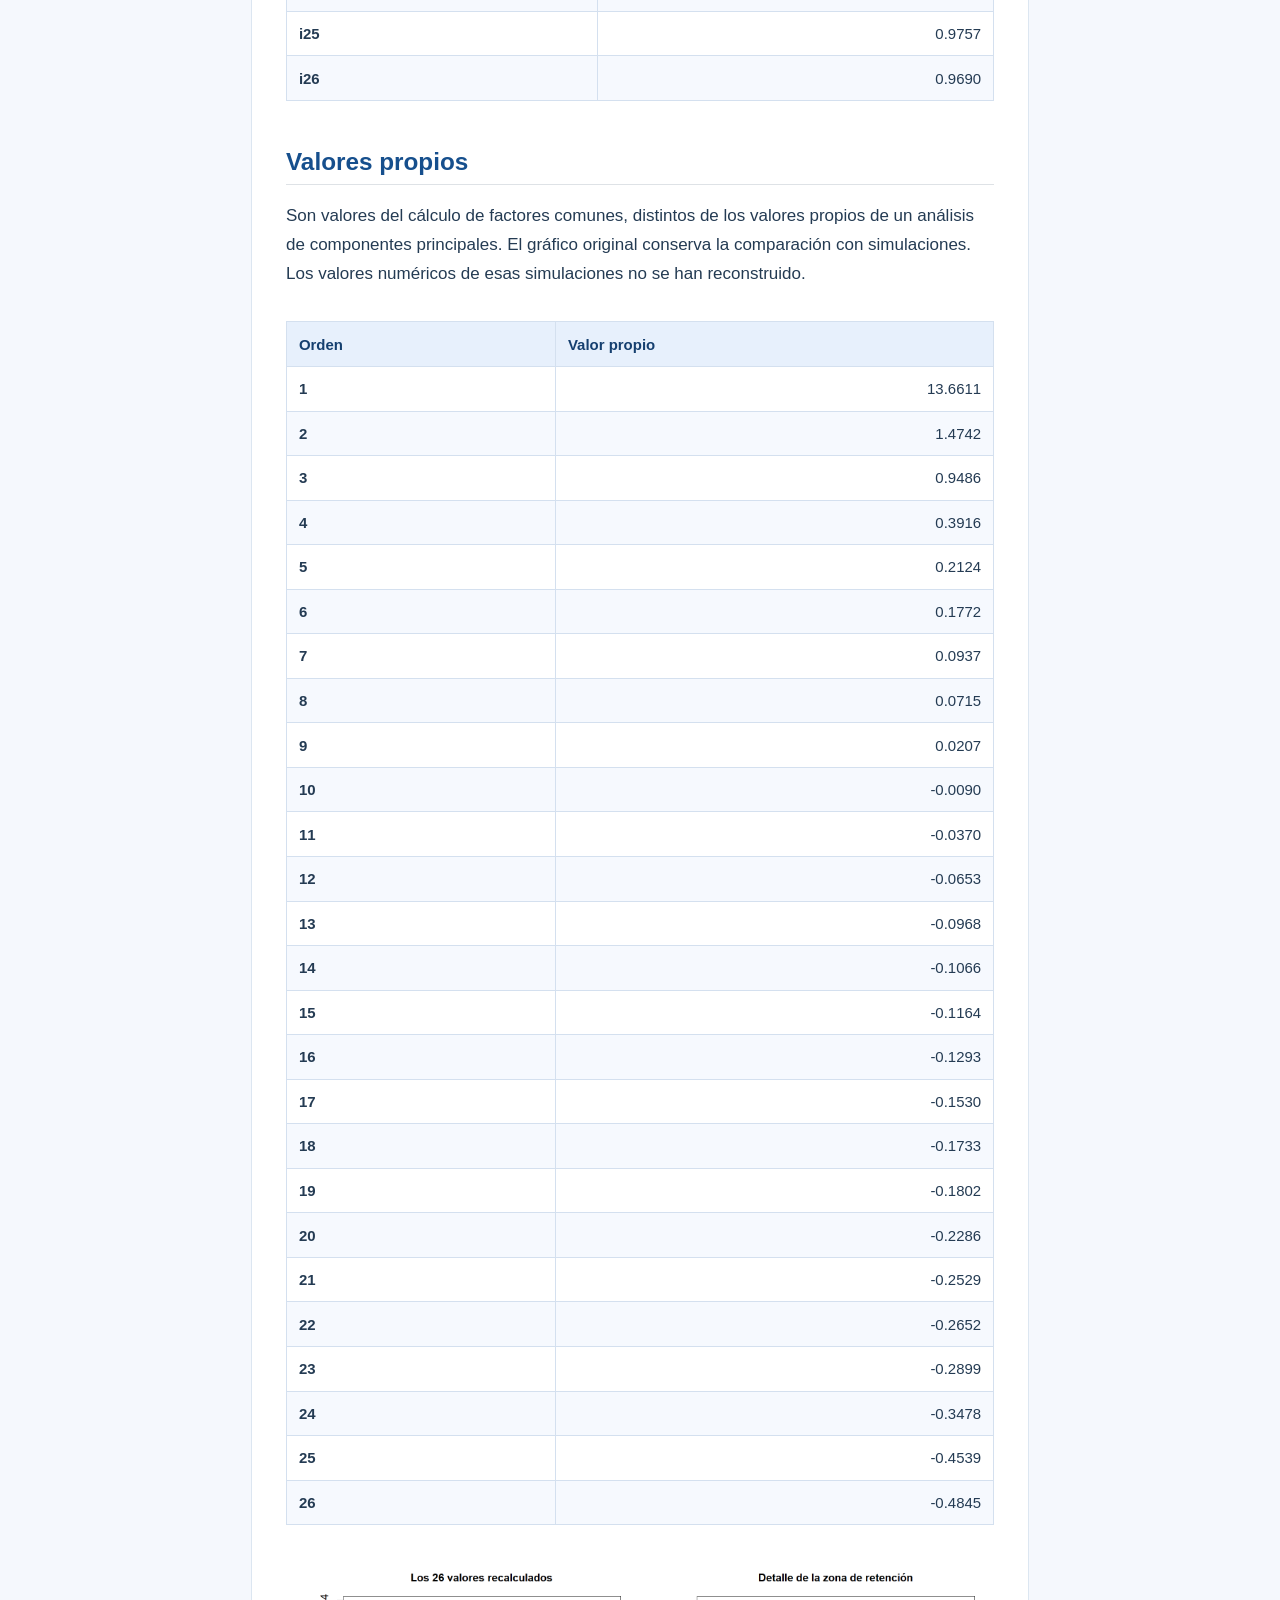
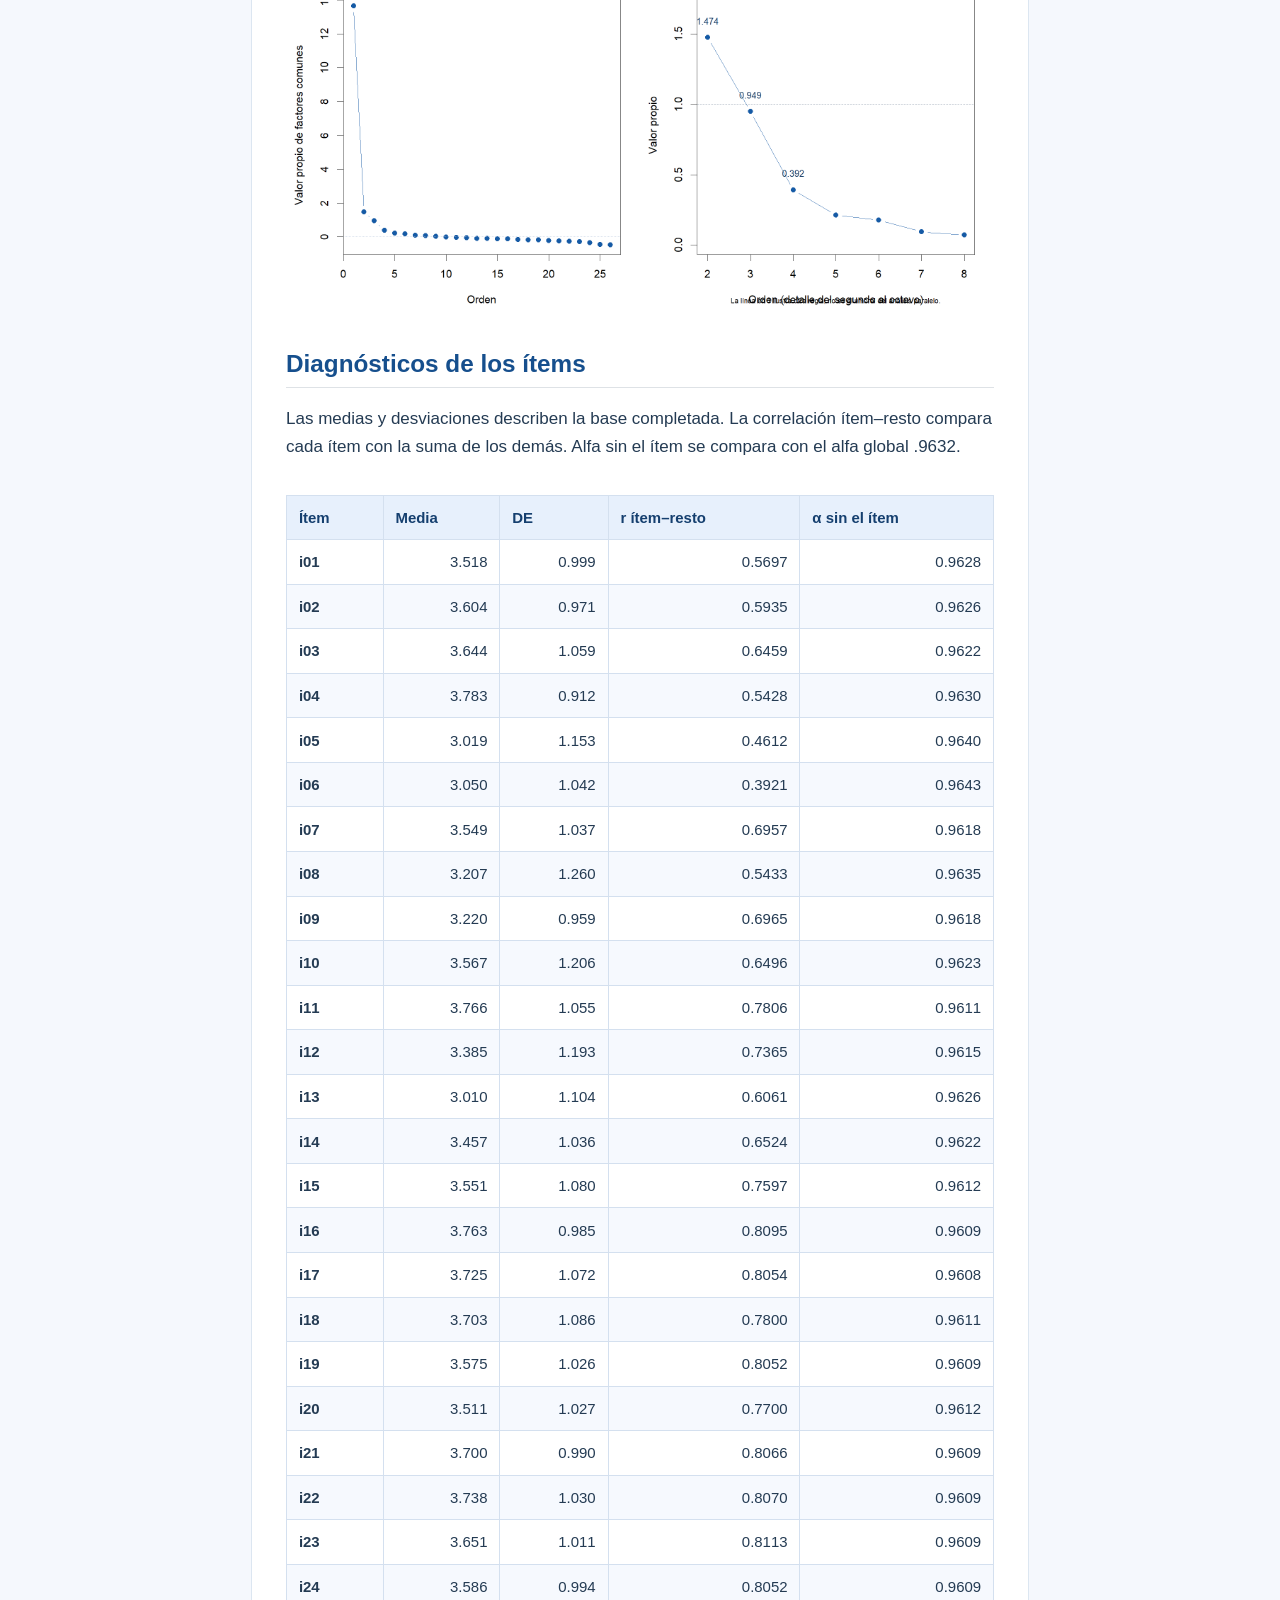
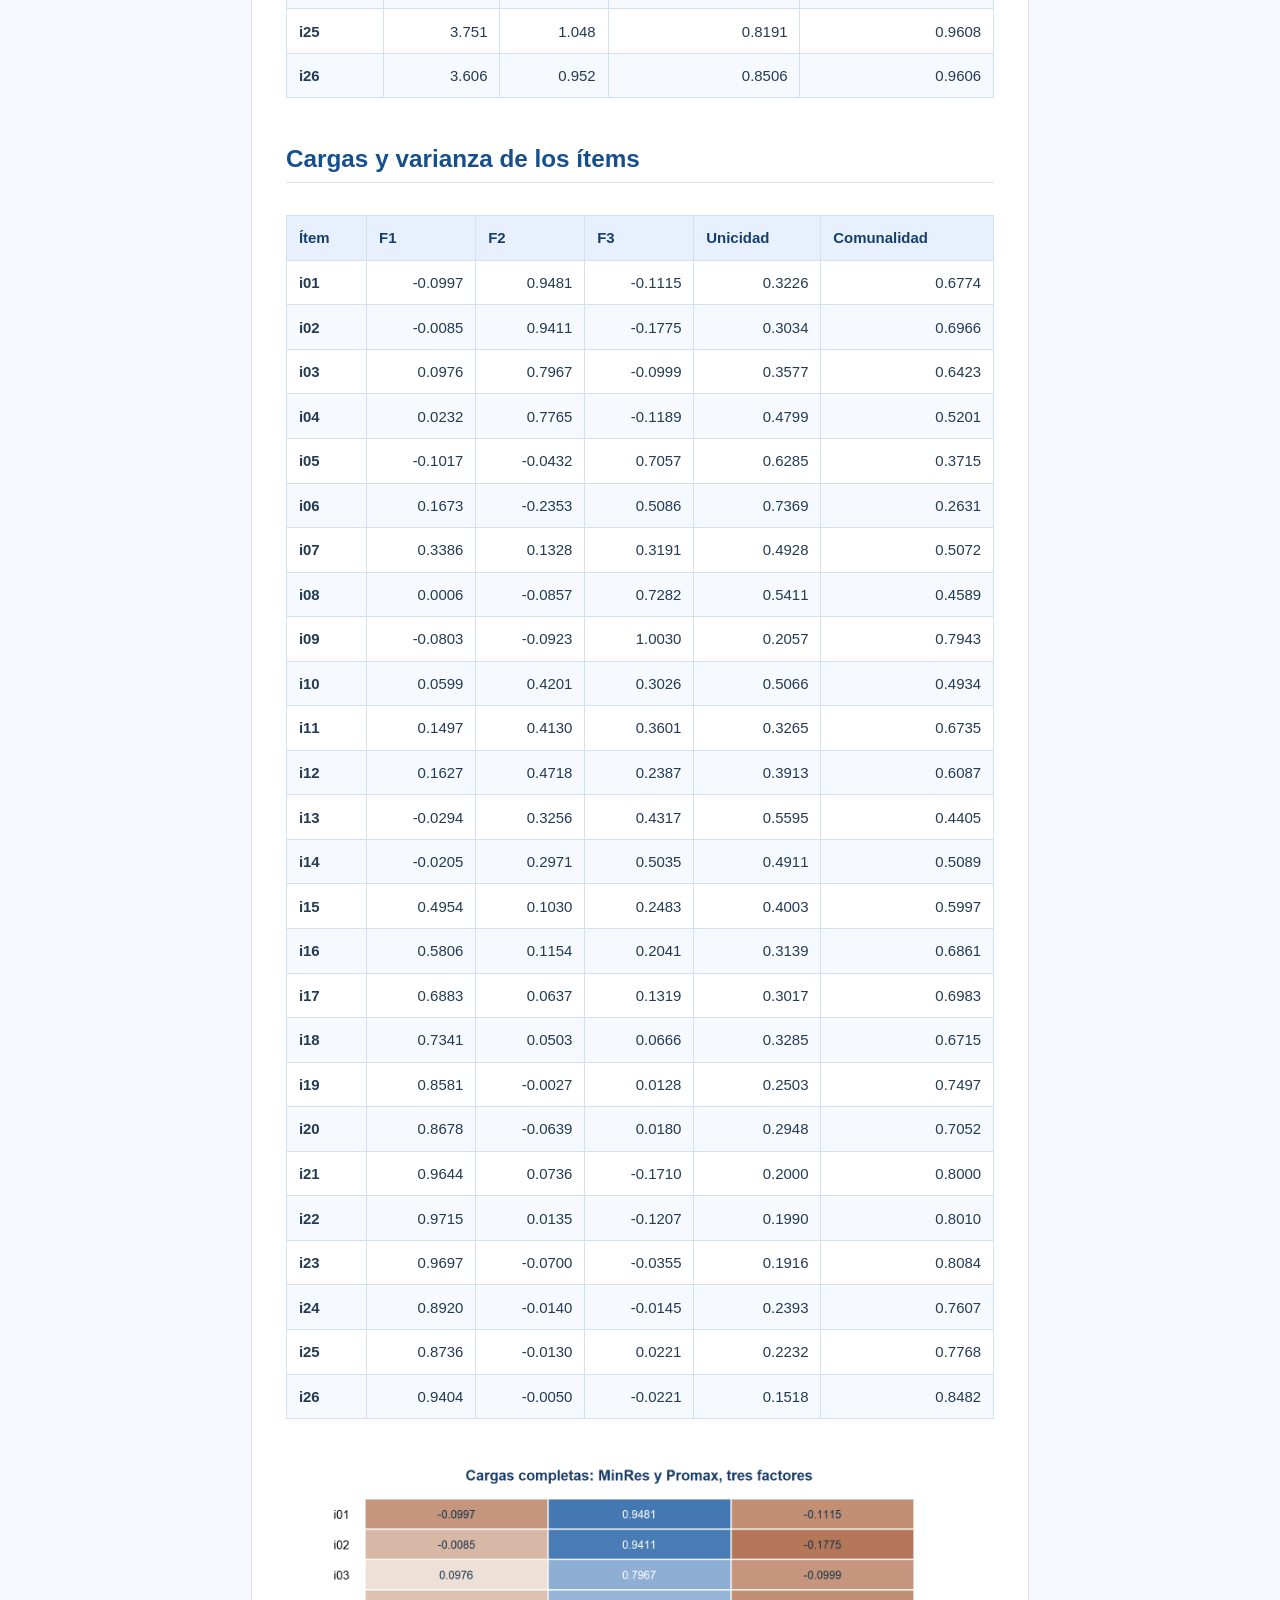
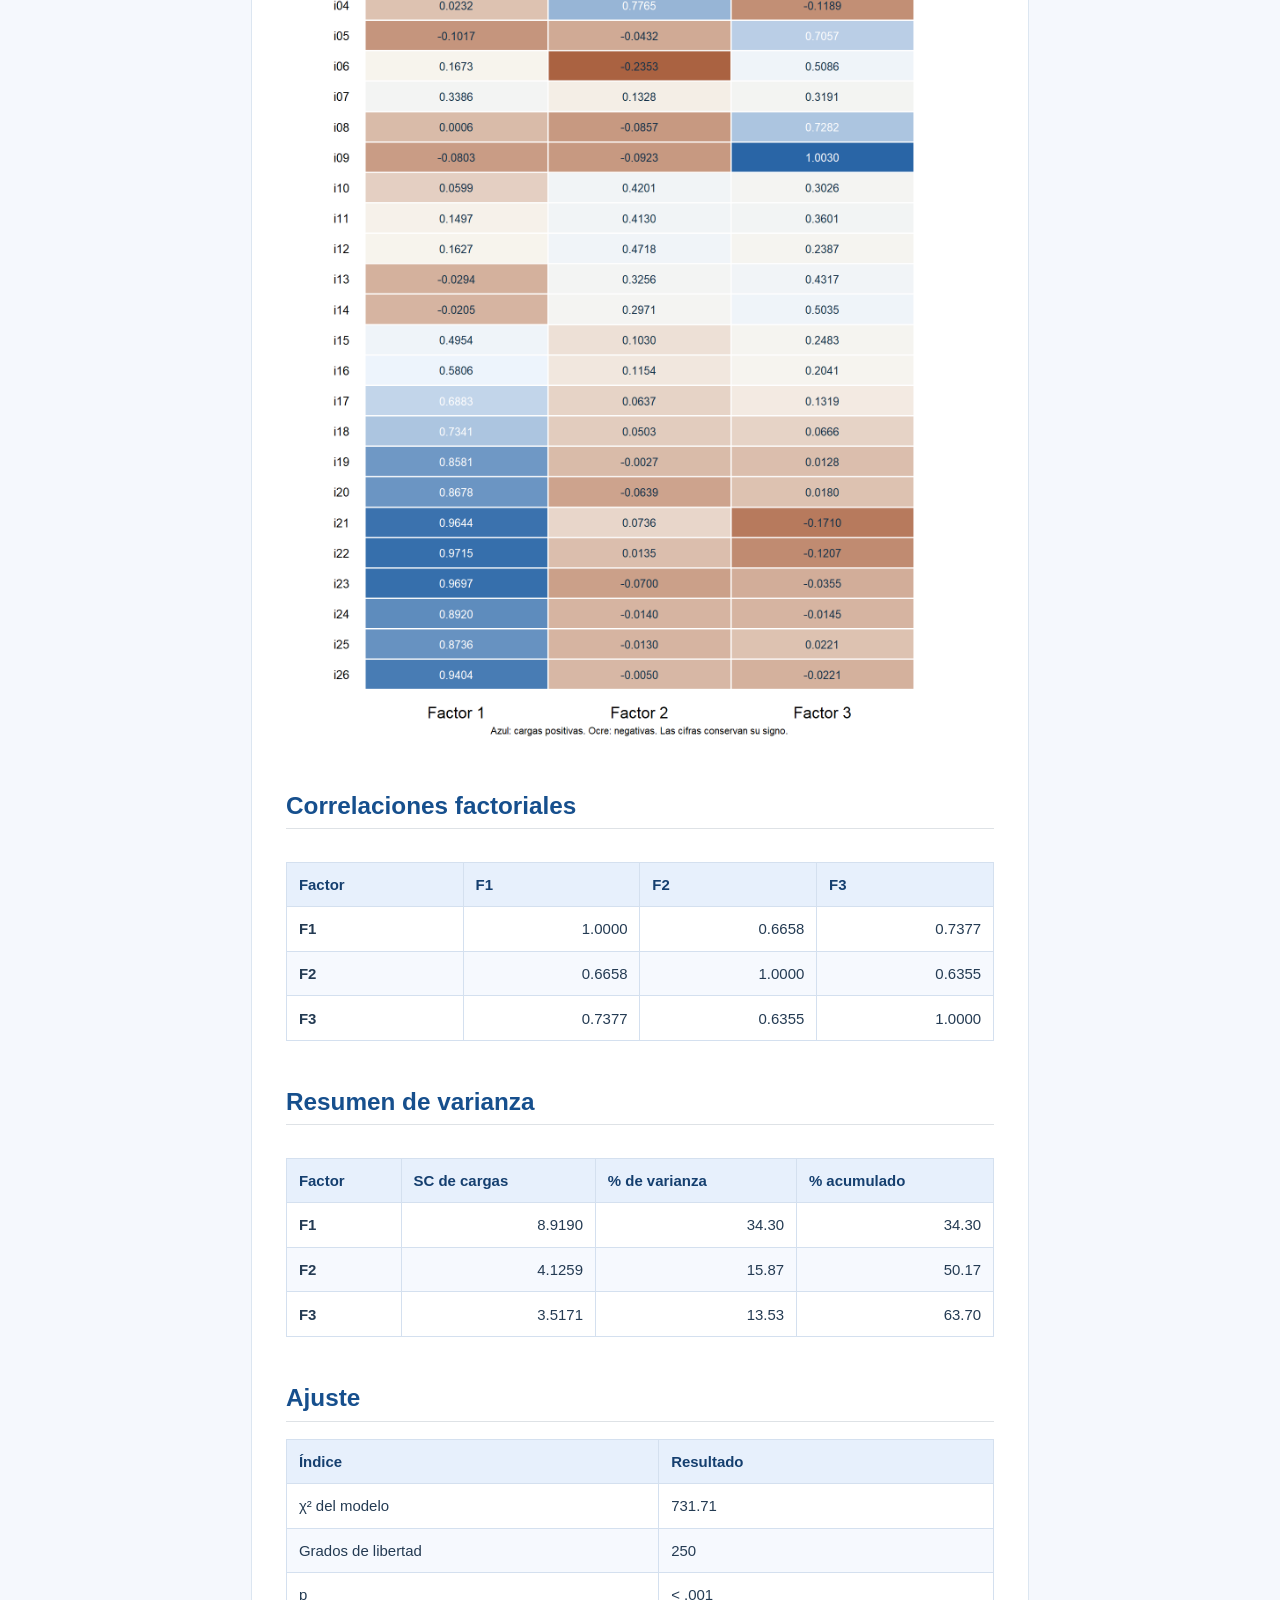
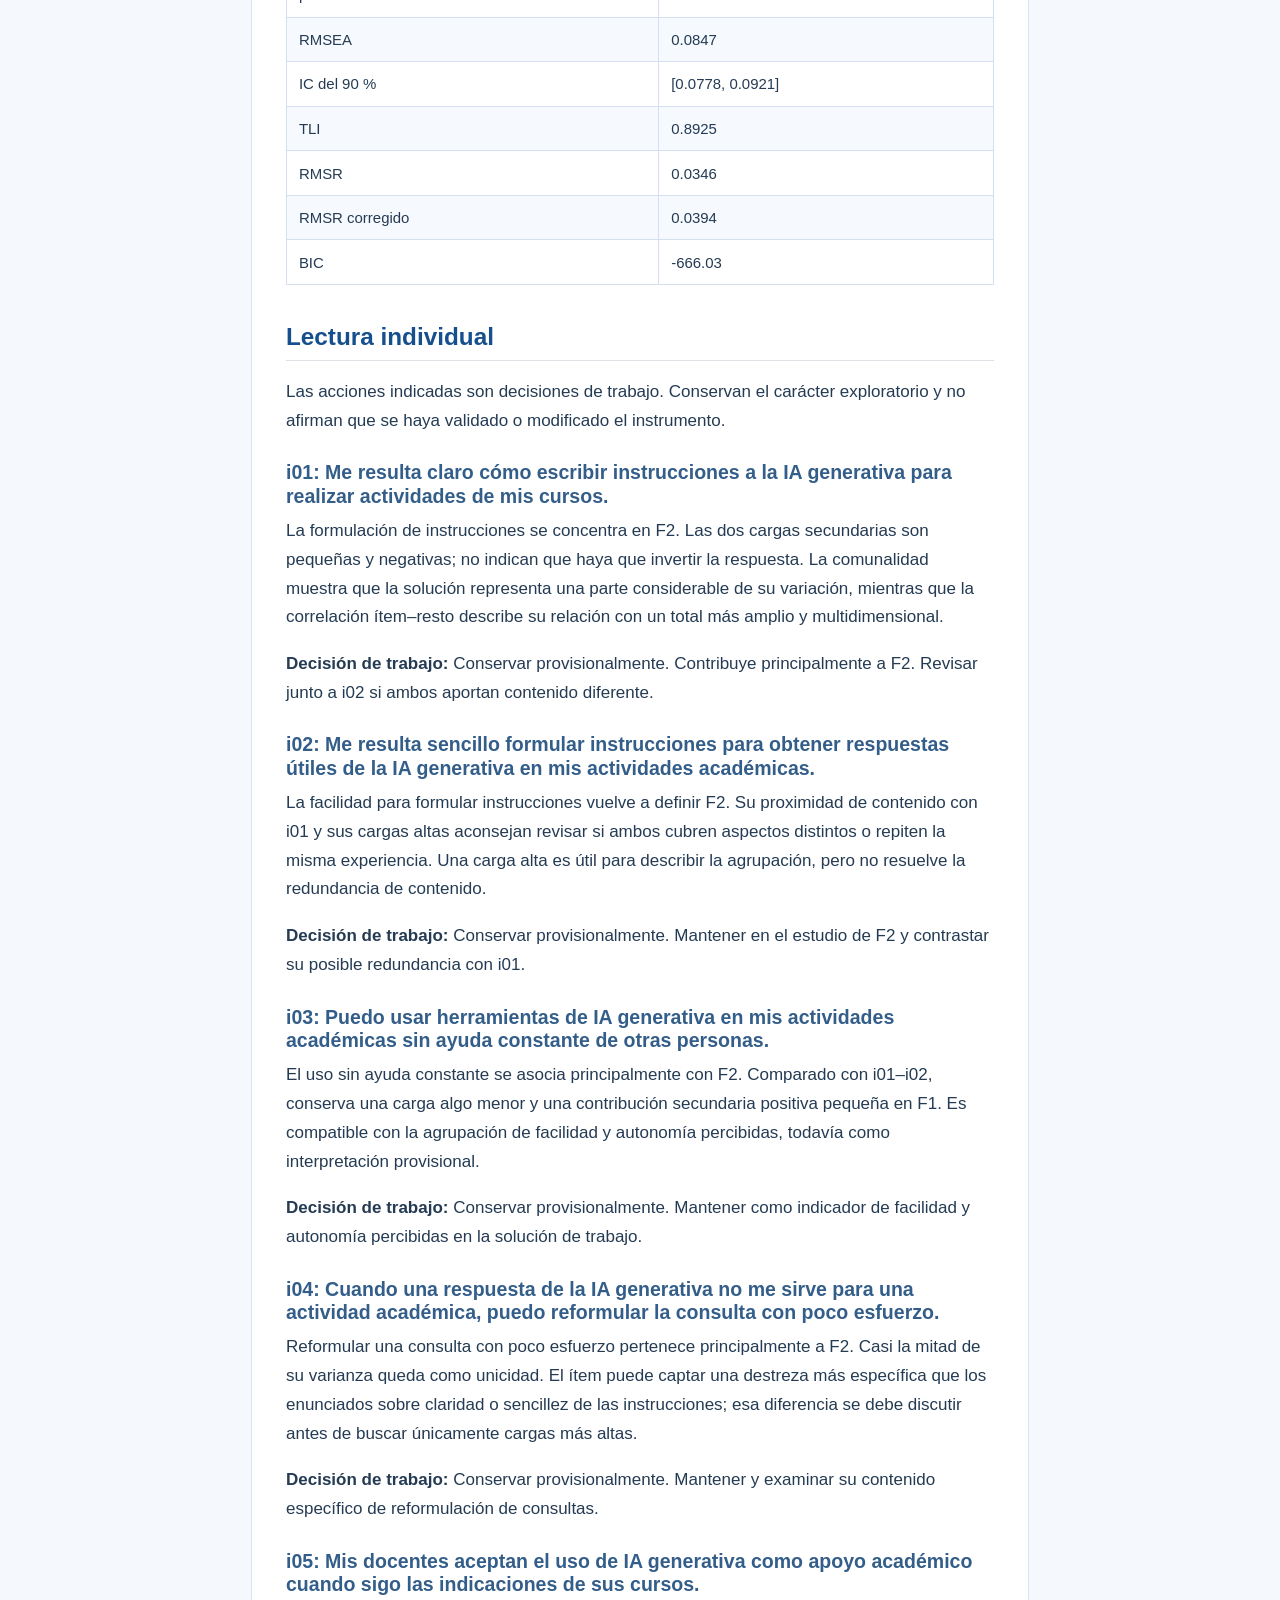
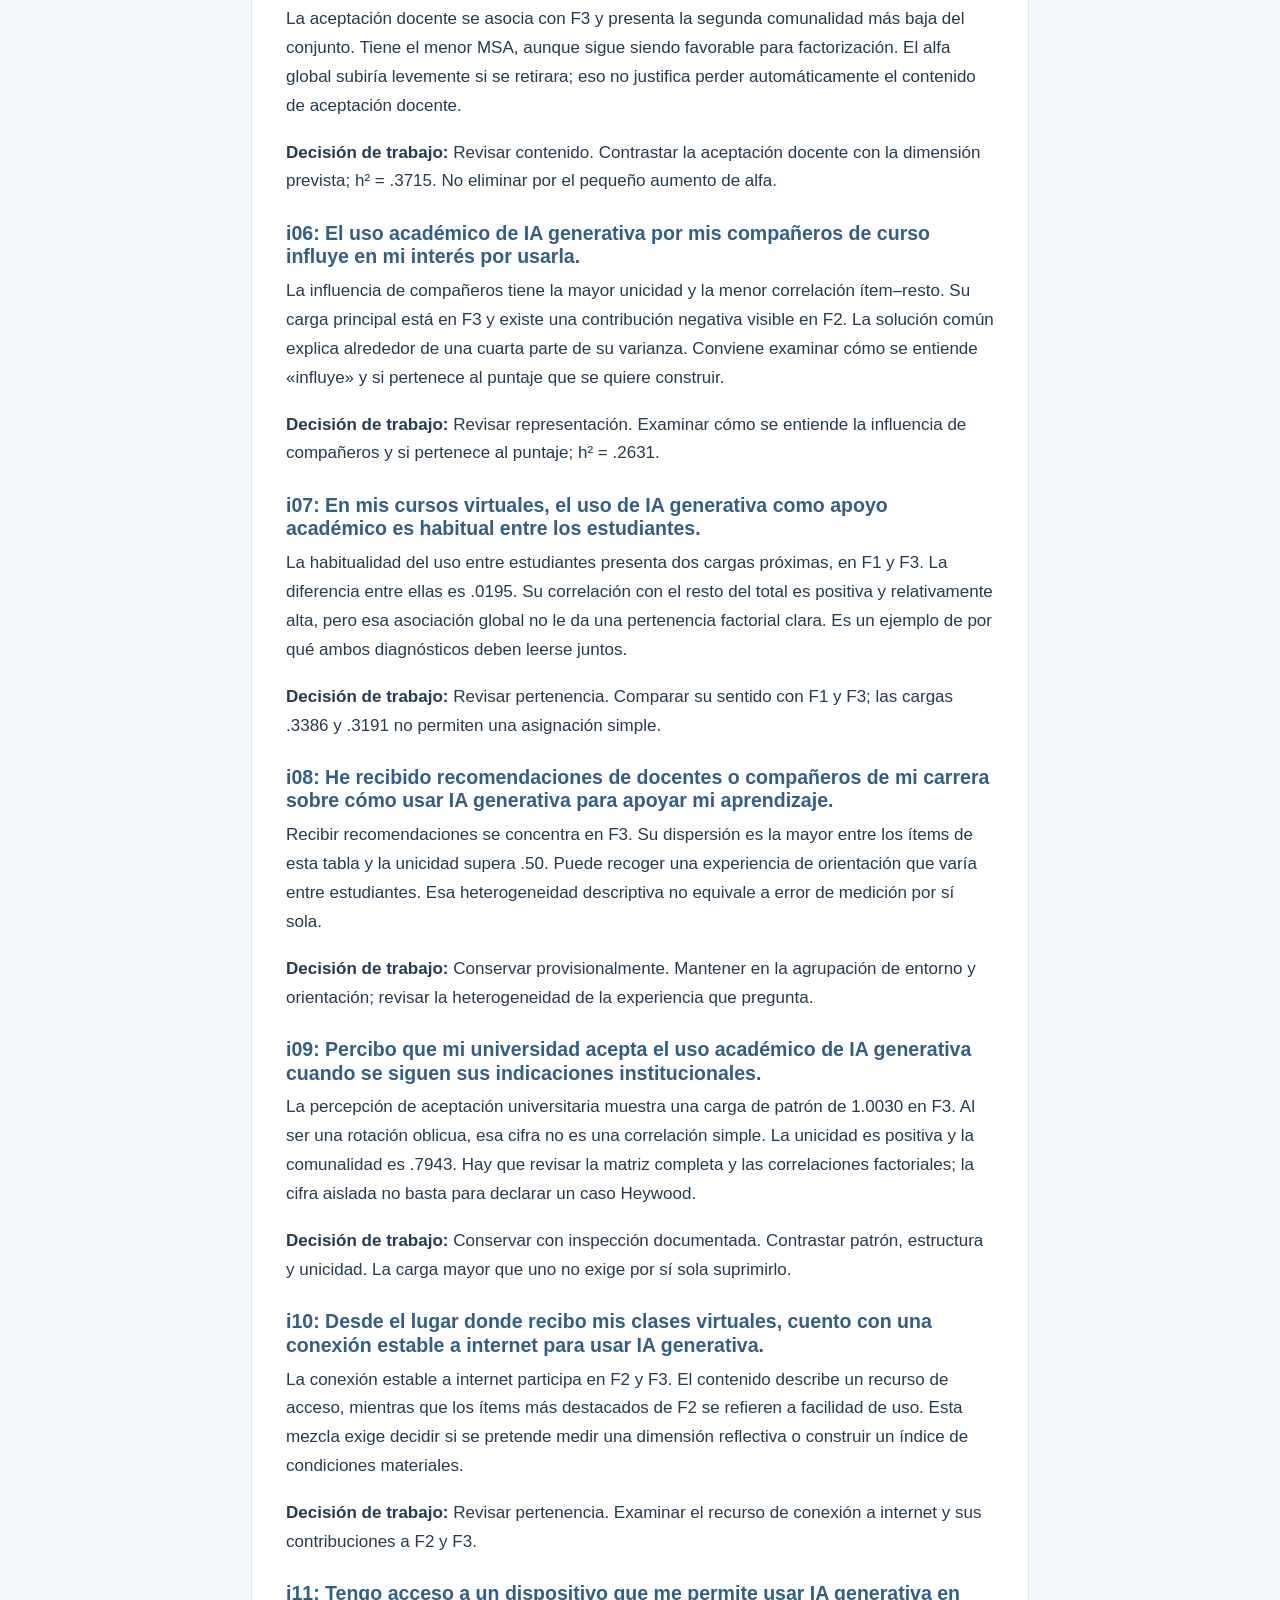
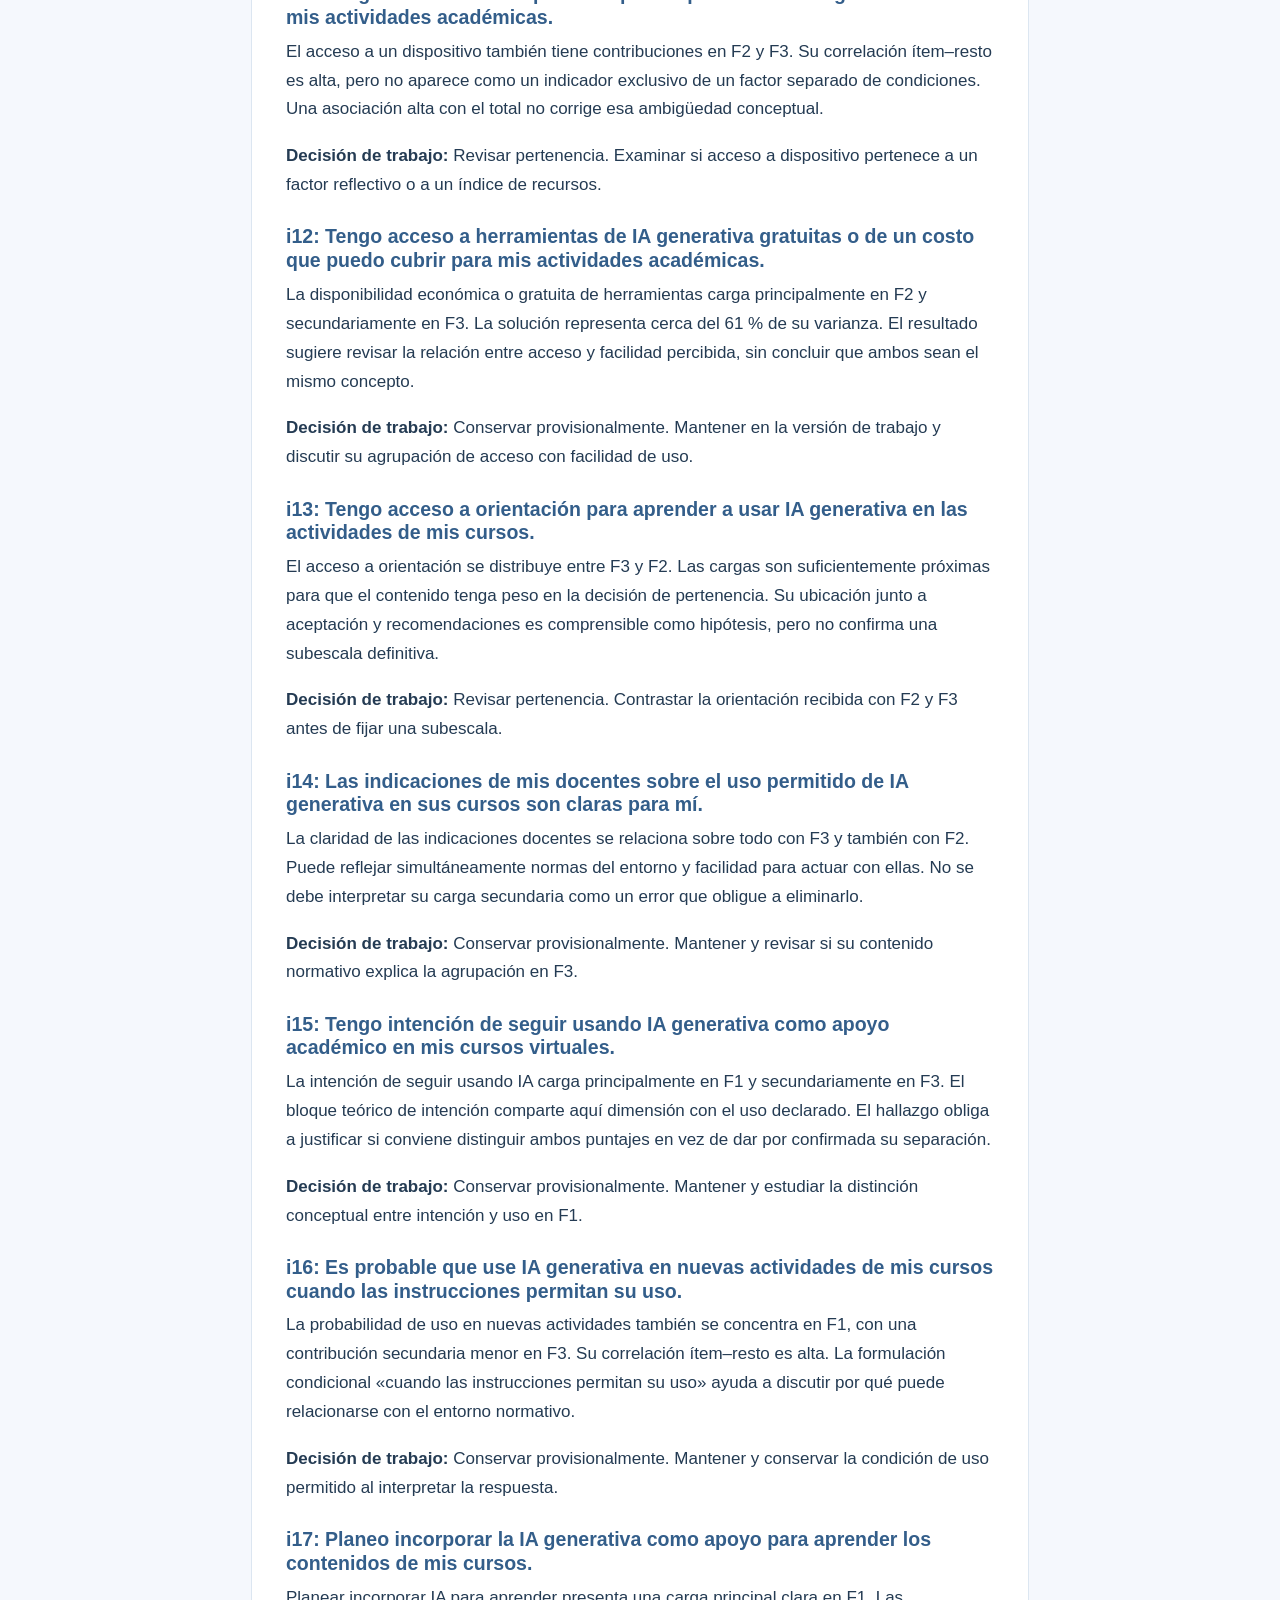
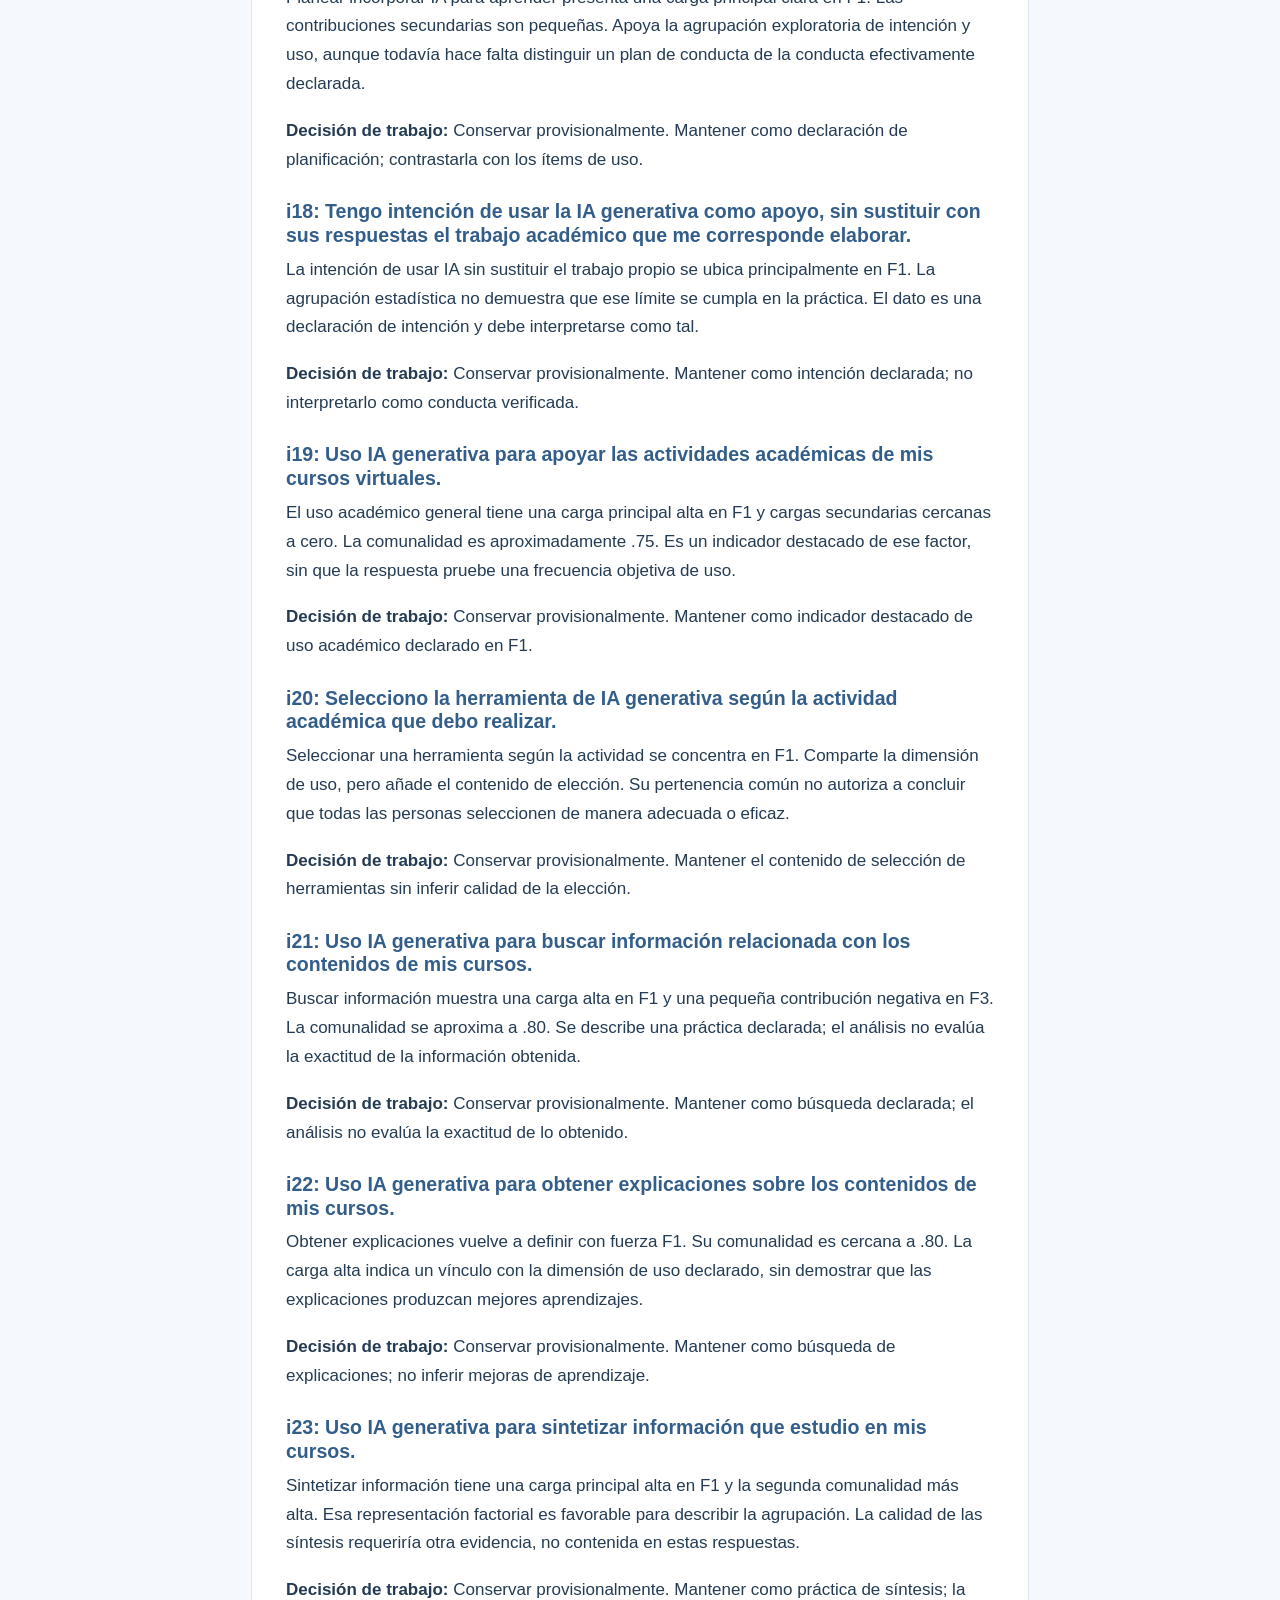
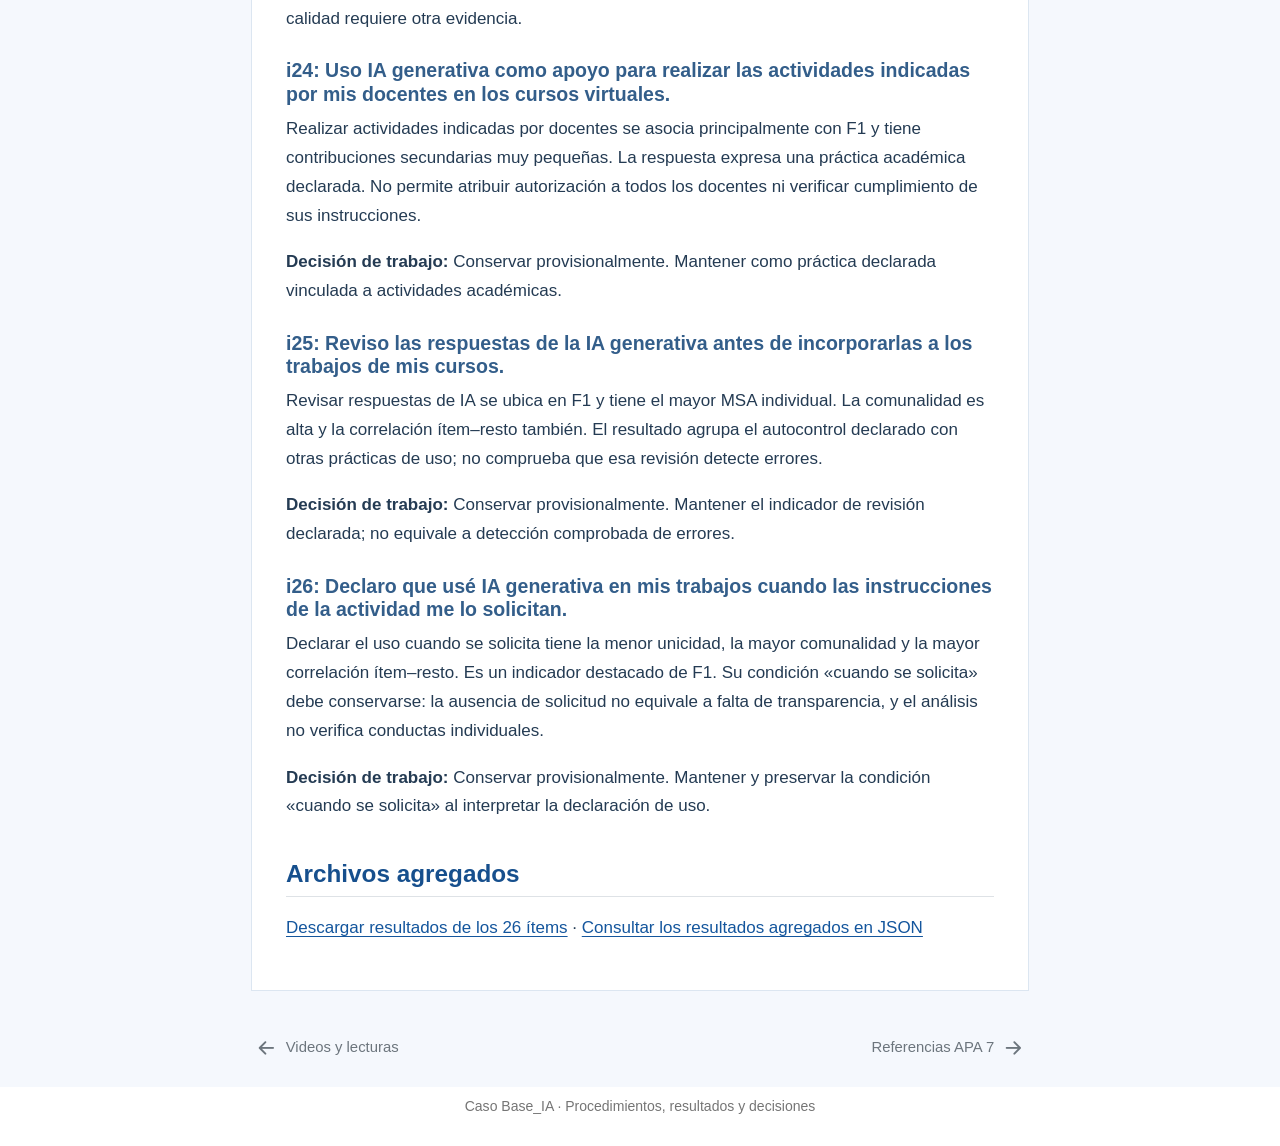
<file: docs/resultados.html>
<!DOCTYPE html>
<html xmlns="http://www.w3.org/1999/xhtml" lang="es" xml:lang="es"><head>

<meta charset="utf-8">
<meta name="generator" content="quarto-1.10.18">

<meta name="viewport" content="width=device-width, initial-scale=1.0, user-scalable=yes">


<title>Anexo con todos los resultados e interpretaciones – Confiabilidad y AFE</title>
<style>
/* Default styles provided by pandoc.
** See https://pandoc.org/MANUAL.html#variables-for-html for config info.
*/
span.smallcaps{font-variant: small-caps;}
div.columns{display: flex; gap: 1.5em;}
div.column{flex: auto;}
@media screen {
div.columns{gap: min(4vw, 1.5em);}
div.column{overflow-x: auto;}
}
div.hanging-indent{margin-left: 1.5em; text-indent: -1.5em;}
ul.task-list{list-style: none;}
ul.task-list li input[type="checkbox"] {
  width: 0.8em;
  margin: 0 0.8em 0.2em -1em; /* quarto-specific, see https://github.com/quarto-dev/quarto-cli/issues/4556 */ 
  vertical-align: middle;
}
</style>


<script src="site_libs/quarto-nav/quarto-nav.js"></script>
<script src="site_libs/quarto-nav/headroom.min.js"></script>
<script src="site_libs/clipboard/clipboard.min.js"></script>
<script src="site_libs/quarto-search/autocomplete.umd.js"></script>
<script src="site_libs/quarto-search/fuse.min.js"></script>
<script src="site_libs/quarto-search/quarto-search.js"></script>
<meta name="quarto:offset" content="./">
<link href="./referencias.html" rel="next">
<link href="./recursos.html" rel="prev">
<script src="site_libs/quarto-html/quarto.js" type="module"></script>
<script src="site_libs/quarto-html/tabsets/tabsets.js" type="module"></script>
<script src="site_libs/quarto-html/popper.min.js"></script>
<script src="site_libs/quarto-html/tippy.umd.min.js"></script>
<script src="site_libs/quarto-html/anchor.min.js"></script>
<link href="site_libs/quarto-html/tippy.css" rel="stylesheet">
<link href="site_libs/quarto-html/quarto-syntax-highlighting-64a204ab8560d761af7679ceaba22944.css" rel="stylesheet" id="quarto-text-highlighting-styles">
<script src="site_libs/bootstrap/bootstrap.min.js"></script>
<link href="site_libs/bootstrap/bootstrap-icons.css" rel="stylesheet">
<link href="site_libs/bootstrap/bootstrap-53b8d4779731abdf69e8c6ca44a22a0c.min.css" rel="stylesheet" append-hash="true" id="quarto-bootstrap" data-mode="light">
<script id="quarto-search-options" type="application/json">{
  "location": "sidebar",
  "copy-button": false,
  "collapse-after": 3,
  "panel-placement": "start",
  "type": "textbox",
  "limit": 50,
  "keyboard-shortcut": [
    "f",
    "/",
    "s"
  ],
  "language": {
    "search-no-results-text": "No se han encontrado resultados",
    "search-matching-documents-text": "documentos encontrados",
    "search-copy-link-title": "Copiar el enlace en la búsqueda",
    "search-hide-matches-text": "Ocultar resultados adicionales",
    "search-more-match-text": "resultado adicional en este documento",
    "search-more-matches-text": "resultados adicionales en este documento",
    "search-clear-button-title": "Borrar",
    "search-text-placeholder": "",
    "search-detached-cancel-button-title": "Cancelar",
    "search-submit-button-title": "Enviar",
    "search-label": "Buscar"
  }
}</script>
<style>html{ scroll-behavior: smooth; }</style>


<link rel="stylesheet" href="estilos/sitio.css">
</head>

<body class="nav-sidebar docked nav-fixed quarto-light">

<div id="quarto-search-results"></div>
  <header id="quarto-header" class="headroom fixed-top">
    <nav class="navbar navbar-expand-lg " data-bs-theme="dark">
      <div class="navbar-container container-fluid">
      <div class="navbar-brand-container mx-auto">
    <a class="navbar-brand" href="./index.html">
    <span class="navbar-title">Confiabilidad y AFE</span>
    </a>
  </div>
          <button class="navbar-toggler" type="button" data-bs-toggle="collapse" data-bs-target="#navbarCollapse" aria-controls="navbarCollapse" role="menu" aria-expanded="false" aria-label="Navegación de palanca" onclick="if (window.quartoToggleHeadroom) { window.quartoToggleHeadroom(); }">
  <span class="navbar-toggler-icon"></span>
</button>
          <div class="collapse navbar-collapse" id="navbarCollapse">
            <ul class="navbar-nav navbar-nav-scroll me-auto">
  <li class="nav-item">
    <a class="nav-link active" href="./index.html" aria-current="page"> 
<span class="menu-text">Guía paso a paso</span></a>
  </li>  
  <li class="nav-item">
    <a class="nav-link" href="./resultados.html"> 
<span class="menu-text">Resultados completos</span></a>
  </li>  
  <li class="nav-item">
    <a class="nav-link" href="./recursos.html"> 
<span class="menu-text">Videos y lecturas</span></a>
  </li>  
</ul>
          </div> <!-- /navcollapse -->
            <div class="quarto-navbar-tools">
</div>
      </div> <!-- /container-fluid -->
    </nav>
  <nav class="quarto-secondary-nav">
    <div class="container-fluid d-flex">
      <button type="button" class="quarto-btn-toggle btn" data-bs-toggle="collapse" role="button" data-bs-target=".quarto-sidebar-collapse-item" aria-controls="quarto-sidebar" aria-expanded="false" aria-label="Alternar barra lateral" onclick="if (window.quartoToggleHeadroom) { window.quartoToggleHeadroom(); }">
        <i class="bi bi-layout-text-sidebar-reverse"></i>
      </button>
        <nav class="quarto-page-breadcrumbs" aria-label="breadcrumb"><ol class="breadcrumb"><li class="breadcrumb-item"><a href="./recursos.html">Material de consulta</a></li><li class="breadcrumb-item"><a href="./resultados.html">Resultados completos</a></li></ol></nav>
        <a class="flex-grow-1" role="navigation" data-bs-toggle="collapse" data-bs-target=".quarto-sidebar-collapse-item" aria-controls="quarto-sidebar" aria-expanded="false" aria-label="Alternar barra lateral" onclick="if (window.quartoToggleHeadroom) { window.quartoToggleHeadroom(); }">      
        </a>
      <button type="button" class="btn quarto-search-button" aria-label="Buscar" onclick="window.quartoOpenSearch();">
        <i class="bi bi-search"></i>
      </button>
    </div>
  </nav>
</header>
<!-- content -->
<div id="quarto-content" class="quarto-container page-columns page-rows-contents page-layout-article page-navbar">
<!-- sidebar -->
  <nav id="quarto-sidebar" class="sidebar collapse collapse-horizontal quarto-sidebar-collapse-item sidebar-navigation docked overflow-auto">
        <div class="mt-2 flex-shrink-0 align-items-center">
        <div class="sidebar-search">
        <div id="quarto-search" class="" title="Buscar"></div>
        </div>
        </div>
    <div class="sidebar-menu-container"> 
    <ul class="list-unstyled mt-1">
        <li class="sidebar-item">
  <div class="sidebar-item-container"> 
  <a href="./index.html" class="sidebar-item-text sidebar-link">
 <span class="menu-text">Inicio y ruta de trabajo</span></a>
  </div>
</li>
        <li class="sidebar-item sidebar-item-section">
      <div class="sidebar-item-container"> 
            <a class="sidebar-item-text sidebar-link text-start" data-bs-toggle="collapse" data-bs-target="#quarto-sidebar-section-1" role="navigation" aria-expanded="true">
 <span class="menu-text">Procedimiento y decisiones</span></a>
          <a class="sidebar-item-toggle text-start" data-bs-toggle="collapse" data-bs-target="#quarto-sidebar-section-1" role="navigation" aria-expanded="true" aria-label="Alternar sección">
            <i class="bi bi-chevron-right ms-2"></i>
          </a> 
      </div>
      <ul id="quarto-sidebar-section-1" class="collapse list-unstyled sidebar-section depth1 show">  
          <li class="sidebar-item">
  <div class="sidebar-item-container"> 
  <a href="./01-preparar.html" class="sidebar-item-text sidebar-link">
 <span class="menu-text">1. Preparación de datos</span></a>
  </div>
</li>
          <li class="sidebar-item">
  <div class="sidebar-item-container"> 
  <a href="./02-confiabilidad.html" class="sidebar-item-text sidebar-link">
 <span class="menu-text">2. Confiabilidad</span></a>
  </div>
</li>
          <li class="sidebar-item">
  <div class="sidebar-item-container"> 
  <a href="./03-comprobar-matriz.html" class="sidebar-item-text sidebar-link">
 <span class="menu-text">3. KMO y Bartlett</span></a>
  </div>
</li>
          <li class="sidebar-item">
  <div class="sidebar-item-container"> 
  <a href="./04-construir-solucion.html" class="sidebar-item-text sidebar-link">
 <span class="menu-text">4. Extracción y rotación</span></a>
  </div>
</li>
          <li class="sidebar-item">
  <div class="sidebar-item-container"> 
  <a href="./05-decidir-items.html" class="sidebar-item-text sidebar-link">
 <span class="menu-text">5. Decisiones sobre los ítems</span></a>
  </div>
</li>
          <li class="sidebar-item">
  <div class="sidebar-item-container"> 
  <a href="./06-evaluar-modelo.html" class="sidebar-item-text sidebar-link">
 <span class="menu-text">6. Evaluación del modelo</span></a>
  </div>
</li>
          <li class="sidebar-item">
  <div class="sidebar-item-container"> 
  <a href="./07-puntuar-informar.html" class="sidebar-item-text sidebar-link">
 <span class="menu-text">7. Puntuación e informe</span></a>
  </div>
</li>
          <li class="sidebar-item">
  <div class="sidebar-item-container"> 
  <a href="./08-practica.html" class="sidebar-item-text sidebar-link">
 <span class="menu-text">8. Práctica de cierre</span></a>
  </div>
</li>
      </ul>
  </li>
        <li class="sidebar-item sidebar-item-section">
      <div class="sidebar-item-container"> 
            <a class="sidebar-item-text sidebar-link text-start" data-bs-toggle="collapse" data-bs-target="#quarto-sidebar-section-2" role="navigation" aria-expanded="true">
 <span class="menu-text">Material de consulta</span></a>
          <a class="sidebar-item-toggle text-start" data-bs-toggle="collapse" data-bs-target="#quarto-sidebar-section-2" role="navigation" aria-expanded="true" aria-label="Alternar sección">
            <i class="bi bi-chevron-right ms-2"></i>
          </a> 
      </div>
      <ul id="quarto-sidebar-section-2" class="collapse list-unstyled sidebar-section depth1 show">  
          <li class="sidebar-item">
  <div class="sidebar-item-container"> 
  <a href="./recursos.html" class="sidebar-item-text sidebar-link">
 <span class="menu-text">Videos y lecturas</span></a>
  </div>
</li>
          <li class="sidebar-item">
  <div class="sidebar-item-container"> 
  <a href="./resultados.html" class="sidebar-item-text sidebar-link active">
 <span class="menu-text">Resultados completos</span></a>
  </div>
</li>
          <li class="sidebar-item">
  <div class="sidebar-item-container"> 
  <a href="./referencias.html" class="sidebar-item-text sidebar-link">
 <span class="menu-text">Referencias APA 7</span></a>
  </div>
</li>
      </ul>
  </li>
    </ul>
    </div>
</nav>
<div id="quarto-sidebar-glass" class="quarto-sidebar-collapse-item" data-bs-toggle="collapse" data-bs-target=".quarto-sidebar-collapse-item"></div>
<!-- margin-sidebar -->
    <div id="quarto-margin-sidebar" class="sidebar margin-sidebar">
        <nav id="TOC" role="doc-toc" class="toc-active">
    <h2 id="toc-title">En esta página</h2>
   
  <ul class="collapse">
  <li><a href="#adecuacion-de-la-matriz" id="toc-adecuacion-de-la-matriz" class="nav-link active" data-scroll-target="#adecuacion-de-la-matriz">Adecuación de la matriz</a></li>
  <li><a href="#valores-propios" id="toc-valores-propios" class="nav-link" data-scroll-target="#valores-propios">Valores propios</a></li>
  <li><a href="#diagnosticos-de-los-items" id="toc-diagnosticos-de-los-items" class="nav-link" data-scroll-target="#diagnosticos-de-los-items">Diagnósticos de los ítems</a></li>
  <li><a href="#cargas-y-varianza-de-los-ítems" id="toc-cargas-y-varianza-de-los-ítems" class="nav-link" data-scroll-target="#cargas-y-varianza-de-los-ítems">Cargas y varianza de los ítems</a></li>
  <li><a href="#correlaciones-factoriales" id="toc-correlaciones-factoriales" class="nav-link" data-scroll-target="#correlaciones-factoriales">Correlaciones factoriales</a></li>
  <li><a href="#resumen-de-varianza" id="toc-resumen-de-varianza" class="nav-link" data-scroll-target="#resumen-de-varianza">Resumen de varianza</a></li>
  <li><a href="#ajuste" id="toc-ajuste" class="nav-link" data-scroll-target="#ajuste">Ajuste</a></li>
  <li><a href="#lectura-individual" id="toc-lectura-individual" class="nav-link" data-scroll-target="#lectura-individual">Lectura individual</a></li>
  <li><a href="#archivos-agregados" id="toc-archivos-agregados" class="nav-link" data-scroll-target="#archivos-agregados">Archivos agregados</a></li>
  </ul>
</nav>
    </div>
<!-- main -->
<main class="content" id="quarto-document-content">

<header id="title-block-header" class="quarto-title-block default"><nav class="quarto-page-breadcrumbs quarto-title-breadcrumbs d-none d-lg-block" aria-label="breadcrumb"><ol class="breadcrumb"><li class="breadcrumb-item"><a href="./recursos.html">Material de consulta</a></li><li class="breadcrumb-item"><a href="./resultados.html">Resultados completos</a></li></ol></nav>
<div class="quarto-title">
<h1 class="title">Anexo con todos los resultados e interpretaciones</h1>
</div>



<div class="quarto-title-meta">

    
  
    
  </div>
  


</header>


<p>Las cifras se conservan para consultar y contrastar los capítulos. Proceden de la reproducción complementaria con 268 casos y tres factores fijados, salvo el gráfico con simulaciones y el intervalo previo de alfa, que se identifican como registros originales. Los procedimientos se describen en los capítulos 1–7.</p>
<section id="adecuacion-de-la-matriz" class="level2">
<h2 class="anchored" data-anchor-id="adecuacion-de-la-matriz">Adecuación de la matriz</h2>
<p>KMO global = .9521. Bartlett: χ²(325) = 6196.77, p &lt; .001.</p>
<div class="tabla-desplazable">
<table class="table numeric">
<thead>
<tr>
<th scope="col">
Ítem
</th>
<th scope="col">
MSA
</th>
</tr>
</thead>
<tbody>
<tr>
<th scope="row">
i01
</th>
<td>
0.8969
</td>
</tr>
<tr>
<th scope="row">
i02
</th>
<td>
0.9090
</td>
</tr>
<tr>
<th scope="row">
i03
</th>
<td>
0.9360
</td>
</tr>
<tr>
<th scope="row">
i04
</th>
<td>
0.9420
</td>
</tr>
<tr>
<th scope="row">
i05
</th>
<td>
0.8664
</td>
</tr>
<tr>
<th scope="row">
i06
</th>
<td>
0.9008
</td>
</tr>
<tr>
<th scope="row">
i07
</th>
<td>
0.9443
</td>
</tr>
<tr>
<th scope="row">
i08
</th>
<td>
0.9220
</td>
</tr>
<tr>
<th scope="row">
i09
</th>
<td>
0.8931
</td>
</tr>
<tr>
<th scope="row">
i10
</th>
<td>
0.9543
</td>
</tr>
<tr>
<th scope="row">
i11
</th>
<td>
0.9659
</td>
</tr>
<tr>
<th scope="row">
i12
</th>
<td>
0.9730
</td>
</tr>
<tr>
<th scope="row">
i13
</th>
<td>
0.9379
</td>
</tr>
<tr>
<th scope="row">
i14
</th>
<td>
0.9460
</td>
</tr>
<tr>
<th scope="row">
i15
</th>
<td>
0.9690
</td>
</tr>
<tr>
<th scope="row">
i16
</th>
<td>
0.9671
</td>
</tr>
<tr>
<th scope="row">
i17
</th>
<td>
0.9633
</td>
</tr>
<tr>
<th scope="row">
i18
</th>
<td>
0.9756
</td>
</tr>
<tr>
<th scope="row">
i19
</th>
<td>
0.9740
</td>
</tr>
<tr>
<th scope="row">
i20
</th>
<td>
0.9718
</td>
</tr>
<tr>
<th scope="row">
i21
</th>
<td>
0.9370
</td>
</tr>
<tr>
<th scope="row">
i22
</th>
<td>
0.9628
</td>
</tr>
<tr>
<th scope="row">
i23
</th>
<td>
0.9564
</td>
</tr>
<tr>
<th scope="row">
i24
</th>
<td>
0.9729
</td>
</tr>
<tr>
<th scope="row">
i25
</th>
<td>
0.9757
</td>
</tr>
<tr>
<th scope="row">
i26
</th>
<td>
0.9690
</td>
</tr>
</tbody>
</table>
</div>
</section>
<section id="valores-propios" class="level2">
<h2 class="anchored" data-anchor-id="valores-propios">Valores propios</h2>
<p>Son valores del cálculo de factores comunes, distintos de los valores propios de un análisis de componentes principales. El gráfico original conserva la comparación con simulaciones. Los valores numéricos de esas simulaciones no se han reconstruido.</p>
<div class="tabla-desplazable">
<table class="table numeric">
<thead>
<tr>
<th scope="col">
Orden
</th>
<th scope="col">
Valor propio
</th>
</tr>
</thead>
<tbody>
<tr>
<th scope="row">
1
</th>
<td>
13.6611
</td>
</tr>
<tr>
<th scope="row">
2
</th>
<td>
1.4742
</td>
</tr>
<tr>
<th scope="row">
3
</th>
<td>
0.9486
</td>
</tr>
<tr>
<th scope="row">
4
</th>
<td>
0.3916
</td>
</tr>
<tr>
<th scope="row">
5
</th>
<td>
0.2124
</td>
</tr>
<tr>
<th scope="row">
6
</th>
<td>
0.1772
</td>
</tr>
<tr>
<th scope="row">
7
</th>
<td>
0.0937
</td>
</tr>
<tr>
<th scope="row">
8
</th>
<td>
0.0715
</td>
</tr>
<tr>
<th scope="row">
9
</th>
<td>
0.0207
</td>
</tr>
<tr>
<th scope="row">
10
</th>
<td>
-0.0090
</td>
</tr>
<tr>
<th scope="row">
11
</th>
<td>
-0.0370
</td>
</tr>
<tr>
<th scope="row">
12
</th>
<td>
-0.0653
</td>
</tr>
<tr>
<th scope="row">
13
</th>
<td>
-0.0968
</td>
</tr>
<tr>
<th scope="row">
14
</th>
<td>
-0.1066
</td>
</tr>
<tr>
<th scope="row">
15
</th>
<td>
-0.1164
</td>
</tr>
<tr>
<th scope="row">
16
</th>
<td>
-0.1293
</td>
</tr>
<tr>
<th scope="row">
17
</th>
<td>
-0.1530
</td>
</tr>
<tr>
<th scope="row">
18
</th>
<td>
-0.1733
</td>
</tr>
<tr>
<th scope="row">
19
</th>
<td>
-0.1802
</td>
</tr>
<tr>
<th scope="row">
20
</th>
<td>
-0.2286
</td>
</tr>
<tr>
<th scope="row">
21
</th>
<td>
-0.2529
</td>
</tr>
<tr>
<th scope="row">
22
</th>
<td>
-0.2652
</td>
</tr>
<tr>
<th scope="row">
23
</th>
<td>
-0.2899
</td>
</tr>
<tr>
<th scope="row">
24
</th>
<td>
-0.3478
</td>
</tr>
<tr>
<th scope="row">
25
</th>
<td>
-0.4539
</td>
</tr>
<tr>
<th scope="row">
26
</th>
<td>
-0.4845
</td>
</tr>
</tbody>
</table>
</div>
<p><img src="assets/sedimentacion_ampliada.png" class="img-fluid" alt="Valores propios factoriales recalculados con un detalle del segundo al octavo."></p>
</section>
<section id="diagnosticos-de-los-items" class="level2">
<h2 class="anchored" data-anchor-id="diagnosticos-de-los-items">Diagnósticos de los ítems</h2>
<p>Las medias y desviaciones describen la base completada. La correlación ítem–resto compara cada ítem con la suma de los demás. Alfa sin el ítem se compara con el alfa global .9632.</p>
<div class="tabla-desplazable">
<table class="table numeric">
<thead>
<tr>
<th scope="col">
Ítem
</th>
<th scope="col">
Media
</th>
<th scope="col">
DE
</th>
<th scope="col">
r ítem–resto
</th>
<th scope="col">
α sin el ítem
</th>
</tr>
</thead>
<tbody>
<tr>
<th scope="row">
i01
</th>
<td>
3.518
</td>
<td>
0.999
</td>
<td>
0.5697
</td>
<td>
0.9628
</td>
</tr>
<tr>
<th scope="row">
i02
</th>
<td>
3.604
</td>
<td>
0.971
</td>
<td>
0.5935
</td>
<td>
0.9626
</td>
</tr>
<tr>
<th scope="row">
i03
</th>
<td>
3.644
</td>
<td>
1.059
</td>
<td>
0.6459
</td>
<td>
0.9622
</td>
</tr>
<tr>
<th scope="row">
i04
</th>
<td>
3.783
</td>
<td>
0.912
</td>
<td>
0.5428
</td>
<td>
0.9630
</td>
</tr>
<tr>
<th scope="row">
i05
</th>
<td>
3.019
</td>
<td>
1.153
</td>
<td>
0.4612
</td>
<td>
0.9640
</td>
</tr>
<tr>
<th scope="row">
i06
</th>
<td>
3.050
</td>
<td>
1.042
</td>
<td>
0.3921
</td>
<td>
0.9643
</td>
</tr>
<tr>
<th scope="row">
i07
</th>
<td>
3.549
</td>
<td>
1.037
</td>
<td>
0.6957
</td>
<td>
0.9618
</td>
</tr>
<tr>
<th scope="row">
i08
</th>
<td>
3.207
</td>
<td>
1.260
</td>
<td>
0.5433
</td>
<td>
0.9635
</td>
</tr>
<tr>
<th scope="row">
i09
</th>
<td>
3.220
</td>
<td>
0.959
</td>
<td>
0.6965
</td>
<td>
0.9618
</td>
</tr>
<tr>
<th scope="row">
i10
</th>
<td>
3.567
</td>
<td>
1.206
</td>
<td>
0.6496
</td>
<td>
0.9623
</td>
</tr>
<tr>
<th scope="row">
i11
</th>
<td>
3.766
</td>
<td>
1.055
</td>
<td>
0.7806
</td>
<td>
0.9611
</td>
</tr>
<tr>
<th scope="row">
i12
</th>
<td>
3.385
</td>
<td>
1.193
</td>
<td>
0.7365
</td>
<td>
0.9615
</td>
</tr>
<tr>
<th scope="row">
i13
</th>
<td>
3.010
</td>
<td>
1.104
</td>
<td>
0.6061
</td>
<td>
0.9626
</td>
</tr>
<tr>
<th scope="row">
i14
</th>
<td>
3.457
</td>
<td>
1.036
</td>
<td>
0.6524
</td>
<td>
0.9622
</td>
</tr>
<tr>
<th scope="row">
i15
</th>
<td>
3.551
</td>
<td>
1.080
</td>
<td>
0.7597
</td>
<td>
0.9612
</td>
</tr>
<tr>
<th scope="row">
i16
</th>
<td>
3.763
</td>
<td>
0.985
</td>
<td>
0.8095
</td>
<td>
0.9609
</td>
</tr>
<tr>
<th scope="row">
i17
</th>
<td>
3.725
</td>
<td>
1.072
</td>
<td>
0.8054
</td>
<td>
0.9608
</td>
</tr>
<tr>
<th scope="row">
i18
</th>
<td>
3.703
</td>
<td>
1.086
</td>
<td>
0.7800
</td>
<td>
0.9611
</td>
</tr>
<tr>
<th scope="row">
i19
</th>
<td>
3.575
</td>
<td>
1.026
</td>
<td>
0.8052
</td>
<td>
0.9609
</td>
</tr>
<tr>
<th scope="row">
i20
</th>
<td>
3.511
</td>
<td>
1.027
</td>
<td>
0.7700
</td>
<td>
0.9612
</td>
</tr>
<tr>
<th scope="row">
i21
</th>
<td>
3.700
</td>
<td>
0.990
</td>
<td>
0.8066
</td>
<td>
0.9609
</td>
</tr>
<tr>
<th scope="row">
i22
</th>
<td>
3.738
</td>
<td>
1.030
</td>
<td>
0.8070
</td>
<td>
0.9609
</td>
</tr>
<tr>
<th scope="row">
i23
</th>
<td>
3.651
</td>
<td>
1.011
</td>
<td>
0.8113
</td>
<td>
0.9609
</td>
</tr>
<tr>
<th scope="row">
i24
</th>
<td>
3.586
</td>
<td>
0.994
</td>
<td>
0.8052
</td>
<td>
0.9609
</td>
</tr>
<tr>
<th scope="row">
i25
</th>
<td>
3.751
</td>
<td>
1.048
</td>
<td>
0.8191
</td>
<td>
0.9608
</td>
</tr>
<tr>
<th scope="row">
i26
</th>
<td>
3.606
</td>
<td>
0.952
</td>
<td>
0.8506
</td>
<td>
0.9606
</td>
</tr>
</tbody>
</table>
</div>
</section>
<section id="cargas-y-varianza-de-los-ítems" class="level2">
<h2 class="anchored" data-anchor-id="cargas-y-varianza-de-los-ítems">Cargas y varianza de los ítems</h2>
<div class="tabla-desplazable">
<table class="table numeric">
<thead>
<tr>
<th scope="col">
Ítem
</th>
<th scope="col">
F1
</th>
<th scope="col">
F2
</th>
<th scope="col">
F3
</th>
<th scope="col">
Unicidad
</th>
<th scope="col">
Comunalidad
</th>
</tr>
</thead>
<tbody>
<tr>
<th scope="row">
i01
</th>
<td>
-0.0997
</td>
<td>
0.9481
</td>
<td>
-0.1115
</td>
<td>
0.3226
</td>
<td>
0.6774
</td>
</tr>
<tr>
<th scope="row">
i02
</th>
<td>
-0.0085
</td>
<td>
0.9411
</td>
<td>
-0.1775
</td>
<td>
0.3034
</td>
<td>
0.6966
</td>
</tr>
<tr>
<th scope="row">
i03
</th>
<td>
0.0976
</td>
<td>
0.7967
</td>
<td>
-0.0999
</td>
<td>
0.3577
</td>
<td>
0.6423
</td>
</tr>
<tr>
<th scope="row">
i04
</th>
<td>
0.0232
</td>
<td>
0.7765
</td>
<td>
-0.1189
</td>
<td>
0.4799
</td>
<td>
0.5201
</td>
</tr>
<tr>
<th scope="row">
i05
</th>
<td>
-0.1017
</td>
<td>
-0.0432
</td>
<td>
0.7057
</td>
<td>
0.6285
</td>
<td>
0.3715
</td>
</tr>
<tr>
<th scope="row">
i06
</th>
<td>
0.1673
</td>
<td>
-0.2353
</td>
<td>
0.5086
</td>
<td>
0.7369
</td>
<td>
0.2631
</td>
</tr>
<tr>
<th scope="row">
i07
</th>
<td>
0.3386
</td>
<td>
0.1328
</td>
<td>
0.3191
</td>
<td>
0.4928
</td>
<td>
0.5072
</td>
</tr>
<tr>
<th scope="row">
i08
</th>
<td>
0.0006
</td>
<td>
-0.0857
</td>
<td>
0.7282
</td>
<td>
0.5411
</td>
<td>
0.4589
</td>
</tr>
<tr>
<th scope="row">
i09
</th>
<td>
-0.0803
</td>
<td>
-0.0923
</td>
<td>
1.0030
</td>
<td>
0.2057
</td>
<td>
0.7943
</td>
</tr>
<tr>
<th scope="row">
i10
</th>
<td>
0.0599
</td>
<td>
0.4201
</td>
<td>
0.3026
</td>
<td>
0.5066
</td>
<td>
0.4934
</td>
</tr>
<tr>
<th scope="row">
i11
</th>
<td>
0.1497
</td>
<td>
0.4130
</td>
<td>
0.3601
</td>
<td>
0.3265
</td>
<td>
0.6735
</td>
</tr>
<tr>
<th scope="row">
i12
</th>
<td>
0.1627
</td>
<td>
0.4718
</td>
<td>
0.2387
</td>
<td>
0.3913
</td>
<td>
0.6087
</td>
</tr>
<tr>
<th scope="row">
i13
</th>
<td>
-0.0294
</td>
<td>
0.3256
</td>
<td>
0.4317
</td>
<td>
0.5595
</td>
<td>
0.4405
</td>
</tr>
<tr>
<th scope="row">
i14
</th>
<td>
-0.0205
</td>
<td>
0.2971
</td>
<td>
0.5035
</td>
<td>
0.4911
</td>
<td>
0.5089
</td>
</tr>
<tr>
<th scope="row">
i15
</th>
<td>
0.4954
</td>
<td>
0.1030
</td>
<td>
0.2483
</td>
<td>
0.4003
</td>
<td>
0.5997
</td>
</tr>
<tr>
<th scope="row">
i16
</th>
<td>
0.5806
</td>
<td>
0.1154
</td>
<td>
0.2041
</td>
<td>
0.3139
</td>
<td>
0.6861
</td>
</tr>
<tr>
<th scope="row">
i17
</th>
<td>
0.6883
</td>
<td>
0.0637
</td>
<td>
0.1319
</td>
<td>
0.3017
</td>
<td>
0.6983
</td>
</tr>
<tr>
<th scope="row">
i18
</th>
<td>
0.7341
</td>
<td>
0.0503
</td>
<td>
0.0666
</td>
<td>
0.3285
</td>
<td>
0.6715
</td>
</tr>
<tr>
<th scope="row">
i19
</th>
<td>
0.8581
</td>
<td>
-0.0027
</td>
<td>
0.0128
</td>
<td>
0.2503
</td>
<td>
0.7497
</td>
</tr>
<tr>
<th scope="row">
i20
</th>
<td>
0.8678
</td>
<td>
-0.0639
</td>
<td>
0.0180
</td>
<td>
0.2948
</td>
<td>
0.7052
</td>
</tr>
<tr>
<th scope="row">
i21
</th>
<td>
0.9644
</td>
<td>
0.0736
</td>
<td>
-0.1710
</td>
<td>
0.2000
</td>
<td>
0.8000
</td>
</tr>
<tr>
<th scope="row">
i22
</th>
<td>
0.9715
</td>
<td>
0.0135
</td>
<td>
-0.1207
</td>
<td>
0.1990
</td>
<td>
0.8010
</td>
</tr>
<tr>
<th scope="row">
i23
</th>
<td>
0.9697
</td>
<td>
-0.0700
</td>
<td>
-0.0355
</td>
<td>
0.1916
</td>
<td>
0.8084
</td>
</tr>
<tr>
<th scope="row">
i24
</th>
<td>
0.8920
</td>
<td>
-0.0140
</td>
<td>
-0.0145
</td>
<td>
0.2393
</td>
<td>
0.7607
</td>
</tr>
<tr>
<th scope="row">
i25
</th>
<td>
0.8736
</td>
<td>
-0.0130
</td>
<td>
0.0221
</td>
<td>
0.2232
</td>
<td>
0.7768
</td>
</tr>
<tr>
<th scope="row">
i26
</th>
<td>
0.9404
</td>
<td>
-0.0050
</td>
<td>
-0.0221
</td>
<td>
0.1518
</td>
<td>
0.8482
</td>
</tr>
</tbody>
</table>
</div>
<p><img src="assets/mapa_cargas_completo.png" class="mapa-cargas img-fluid" alt="Las 78 cargas de patrón reproducidas en tres factores, con cifras y signos."></p>
</section>
<section id="correlaciones-factoriales" class="level2">
<h2 class="anchored" data-anchor-id="correlaciones-factoriales">Correlaciones factoriales</h2>
<div class="tabla-desplazable">
<table class="table numeric">
<thead>
<tr>
<th scope="col">
Factor
</th>
<th scope="col">
F1
</th>
<th scope="col">
F2
</th>
<th scope="col">
F3
</th>
</tr>
</thead>
<tbody>
<tr>
<th scope="row">
F1
</th>
<td>
1.0000
</td>
<td>
0.6658
</td>
<td>
0.7377
</td>
</tr>
<tr>
<th scope="row">
F2
</th>
<td>
0.6658
</td>
<td>
1.0000
</td>
<td>
0.6355
</td>
</tr>
<tr>
<th scope="row">
F3
</th>
<td>
0.7377
</td>
<td>
0.6355
</td>
<td>
1.0000
</td>
</tr>
</tbody>
</table>
</div>
</section>
<section id="resumen-de-varianza" class="level2">
<h2 class="anchored" data-anchor-id="resumen-de-varianza">Resumen de varianza</h2>
<div class="tabla-desplazable">
<table class="table numeric">
<thead>
<tr>
<th scope="col">
Factor
</th>
<th scope="col">
SC de cargas
</th>
<th scope="col">
% de varianza
</th>
<th scope="col">
% acumulado
</th>
</tr>
</thead>
<tbody>
<tr>
<th scope="row">
F1
</th>
<td>
8.9190
</td>
<td>
34.30
</td>
<td>
34.30
</td>
</tr>
<tr>
<th scope="row">
F2
</th>
<td>
4.1259
</td>
<td>
15.87
</td>
<td>
50.17
</td>
</tr>
<tr>
<th scope="row">
F3
</th>
<td>
3.5171
</td>
<td>
13.53
</td>
<td>
63.70
</td>
</tr>
</tbody>
</table>
</div>
</section>
<section id="ajuste" class="level2">
<h2 class="anchored" data-anchor-id="ajuste">Ajuste</h2>
<table class="caption-top table">
<thead>
<tr class="header">
<th>Índice</th>
<th>Resultado</th>
</tr>
</thead>
<tbody>
<tr class="odd">
<td>χ² del modelo</td>
<td>731.71</td>
</tr>
<tr class="even">
<td>Grados de libertad</td>
<td>250</td>
</tr>
<tr class="odd">
<td>p</td>
<td>&lt; .001</td>
</tr>
<tr class="even">
<td>RMSEA</td>
<td>0.0847</td>
</tr>
<tr class="odd">
<td>IC del 90 %</td>
<td>[0.0778, 0.0921]</td>
</tr>
<tr class="even">
<td>TLI</td>
<td>0.8925</td>
</tr>
<tr class="odd">
<td>RMSR</td>
<td>0.0346</td>
</tr>
<tr class="even">
<td>RMSR corregido</td>
<td>0.0394</td>
</tr>
<tr class="odd">
<td>BIC</td>
<td>-666.03</td>
</tr>
</tbody>
</table>
</section>
<section id="lectura-individual" class="level2">
<h2 class="anchored" data-anchor-id="lectura-individual">Lectura individual</h2>
<p>Las acciones indicadas son decisiones de trabajo. Conservan el carácter exploratorio y no afirman que se haya validado o modificado el instrumento.</p>
<section id="i01-me-resulta-claro-cómo-escribir-instrucciones-a-la-ia-generativa-para-realizar-actividades-de-mis-cursos." class="level3">
<h3 class="anchored" data-anchor-id="i01-me-resulta-claro-cómo-escribir-instrucciones-a-la-ia-generativa-para-realizar-actividades-de-mis-cursos.">i01: Me resulta claro cómo escribir instrucciones a la IA generativa para realizar actividades de mis cursos.</h3>
<p>La formulación de instrucciones se concentra en F2. Las dos cargas secundarias son pequeñas y negativas; no indican que haya que invertir la respuesta. La comunalidad muestra que la solución representa una parte considerable de su variación, mientras que la correlación ítem–resto describe su relación con un total más amplio y multidimensional.</p>
<p><strong>Decisión de trabajo:</strong> Conservar provisionalmente. Contribuye principalmente a F2. Revisar junto a i02 si ambos aportan contenido diferente.</p>
</section>
<section id="i02-me-resulta-sencillo-formular-instrucciones-para-obtener-respuestas-útiles-de-la-ia-generativa-en-mis-actividades-académicas." class="level3">
<h3 class="anchored" data-anchor-id="i02-me-resulta-sencillo-formular-instrucciones-para-obtener-respuestas-útiles-de-la-ia-generativa-en-mis-actividades-académicas.">i02: Me resulta sencillo formular instrucciones para obtener respuestas útiles de la IA generativa en mis actividades académicas.</h3>
<p>La facilidad para formular instrucciones vuelve a definir F2. Su proximidad de contenido con i01 y sus cargas altas aconsejan revisar si ambos cubren aspectos distintos o repiten la misma experiencia. Una carga alta es útil para describir la agrupación, pero no resuelve la redundancia de contenido.</p>
<p><strong>Decisión de trabajo:</strong> Conservar provisionalmente. Mantener en el estudio de F2 y contrastar su posible redundancia con i01.</p>
</section>
<section id="i03-puedo-usar-herramientas-de-ia-generativa-en-mis-actividades-académicas-sin-ayuda-constante-de-otras-personas." class="level3">
<h3 class="anchored" data-anchor-id="i03-puedo-usar-herramientas-de-ia-generativa-en-mis-actividades-académicas-sin-ayuda-constante-de-otras-personas.">i03: Puedo usar herramientas de IA generativa en mis actividades académicas sin ayuda constante de otras personas.</h3>
<p>El uso sin ayuda constante se asocia principalmente con F2. Comparado con i01–i02, conserva una carga algo menor y una contribución secundaria positiva pequeña en F1. Es compatible con la agrupación de facilidad y autonomía percibidas, todavía como interpretación provisional.</p>
<p><strong>Decisión de trabajo:</strong> Conservar provisionalmente. Mantener como indicador de facilidad y autonomía percibidas en la solución de trabajo.</p>
</section>
<section id="i04-cuando-una-respuesta-de-la-ia-generativa-no-me-sirve-para-una-actividad-académica-puedo-reformular-la-consulta-con-poco-esfuerzo." class="level3">
<h3 class="anchored" data-anchor-id="i04-cuando-una-respuesta-de-la-ia-generativa-no-me-sirve-para-una-actividad-académica-puedo-reformular-la-consulta-con-poco-esfuerzo.">i04: Cuando una respuesta de la IA generativa no me sirve para una actividad académica, puedo reformular la consulta con poco esfuerzo.</h3>
<p>Reformular una consulta con poco esfuerzo pertenece principalmente a F2. Casi la mitad de su varianza queda como unicidad. El ítem puede captar una destreza más específica que los enunciados sobre claridad o sencillez de las instrucciones; esa diferencia se debe discutir antes de buscar únicamente cargas más altas.</p>
<p><strong>Decisión de trabajo:</strong> Conservar provisionalmente. Mantener y examinar su contenido específico de reformulación de consultas.</p>
</section>
<section id="i05-mis-docentes-aceptan-el-uso-de-ia-generativa-como-apoyo-académico-cuando-sigo-las-indicaciones-de-sus-cursos." class="level3">
<h3 class="anchored" data-anchor-id="i05-mis-docentes-aceptan-el-uso-de-ia-generativa-como-apoyo-académico-cuando-sigo-las-indicaciones-de-sus-cursos.">i05: Mis docentes aceptan el uso de IA generativa como apoyo académico cuando sigo las indicaciones de sus cursos.</h3>
<p>La aceptación docente se asocia con F3 y presenta la segunda comunalidad más baja del conjunto. Tiene el menor MSA, aunque sigue siendo favorable para factorización. El alfa global subiría levemente si se retirara; eso no justifica perder automáticamente el contenido de aceptación docente.</p>
<p><strong>Decisión de trabajo:</strong> Revisar contenido. Contrastar la aceptación docente con la dimensión prevista; h² = .3715. No eliminar por el pequeño aumento de alfa.</p>
</section>
<section id="i06-el-uso-académico-de-ia-generativa-por-mis-compañeros-de-curso-influye-en-mi-interés-por-usarla." class="level3">
<h3 class="anchored" data-anchor-id="i06-el-uso-académico-de-ia-generativa-por-mis-compañeros-de-curso-influye-en-mi-interés-por-usarla.">i06: El uso académico de IA generativa por mis compañeros de curso influye en mi interés por usarla.</h3>
<p>La influencia de compañeros tiene la mayor unicidad y la menor correlación ítem–resto. Su carga principal está en F3 y existe una contribución negativa visible en F2. La solución común explica alrededor de una cuarta parte de su varianza. Conviene examinar cómo se entiende «influye» y si pertenece al puntaje que se quiere construir.</p>
<p><strong>Decisión de trabajo:</strong> Revisar representación. Examinar cómo se entiende la influencia de compañeros y si pertenece al puntaje; h² = .2631.</p>
</section>
<section id="i07-en-mis-cursos-virtuales-el-uso-de-ia-generativa-como-apoyo-académico-es-habitual-entre-los-estudiantes." class="level3">
<h3 class="anchored" data-anchor-id="i07-en-mis-cursos-virtuales-el-uso-de-ia-generativa-como-apoyo-académico-es-habitual-entre-los-estudiantes.">i07: En mis cursos virtuales, el uso de IA generativa como apoyo académico es habitual entre los estudiantes.</h3>
<p>La habitualidad del uso entre estudiantes presenta dos cargas próximas, en F1 y F3. La diferencia entre ellas es .0195. Su correlación con el resto del total es positiva y relativamente alta, pero esa asociación global no le da una pertenencia factorial clara. Es un ejemplo de por qué ambos diagnósticos deben leerse juntos.</p>
<p><strong>Decisión de trabajo:</strong> Revisar pertenencia. Comparar su sentido con F1 y F3; las cargas .3386 y .3191 no permiten una asignación simple.</p>
</section>
<section id="i08-he-recibido-recomendaciones-de-docentes-o-compañeros-de-mi-carrera-sobre-cómo-usar-ia-generativa-para-apoyar-mi-aprendizaje." class="level3">
<h3 class="anchored" data-anchor-id="i08-he-recibido-recomendaciones-de-docentes-o-compañeros-de-mi-carrera-sobre-cómo-usar-ia-generativa-para-apoyar-mi-aprendizaje.">i08: He recibido recomendaciones de docentes o compañeros de mi carrera sobre cómo usar IA generativa para apoyar mi aprendizaje.</h3>
<p>Recibir recomendaciones se concentra en F3. Su dispersión es la mayor entre los ítems de esta tabla y la unicidad supera .50. Puede recoger una experiencia de orientación que varía entre estudiantes. Esa heterogeneidad descriptiva no equivale a error de medición por sí sola.</p>
<p><strong>Decisión de trabajo:</strong> Conservar provisionalmente. Mantener en la agrupación de entorno y orientación; revisar la heterogeneidad de la experiencia que pregunta.</p>
</section>
<section id="i09-percibo-que-mi-universidad-acepta-el-uso-académico-de-ia-generativa-cuando-se-siguen-sus-indicaciones-institucionales." class="level3">
<h3 class="anchored" data-anchor-id="i09-percibo-que-mi-universidad-acepta-el-uso-académico-de-ia-generativa-cuando-se-siguen-sus-indicaciones-institucionales.">i09: Percibo que mi universidad acepta el uso académico de IA generativa cuando se siguen sus indicaciones institucionales.</h3>
<p>La percepción de aceptación universitaria muestra una carga de patrón de 1.0030 en F3. Al ser una rotación oblicua, esa cifra no es una correlación simple. La unicidad es positiva y la comunalidad es .7943. Hay que revisar la matriz completa y las correlaciones factoriales; la cifra aislada no basta para declarar un caso Heywood.</p>
<p><strong>Decisión de trabajo:</strong> Conservar con inspección documentada. Contrastar patrón, estructura y unicidad. La carga mayor que uno no exige por sí sola suprimirlo.</p>
</section>
<section id="i10-desde-el-lugar-donde-recibo-mis-clases-virtuales-cuento-con-una-conexión-estable-a-internet-para-usar-ia-generativa." class="level3">
<h3 class="anchored" data-anchor-id="i10-desde-el-lugar-donde-recibo-mis-clases-virtuales-cuento-con-una-conexión-estable-a-internet-para-usar-ia-generativa.">i10: Desde el lugar donde recibo mis clases virtuales, cuento con una conexión estable a internet para usar IA generativa.</h3>
<p>La conexión estable a internet participa en F2 y F3. El contenido describe un recurso de acceso, mientras que los ítems más destacados de F2 se refieren a facilidad de uso. Esta mezcla exige decidir si se pretende medir una dimensión reflectiva o construir un índice de condiciones materiales.</p>
<p><strong>Decisión de trabajo:</strong> Revisar pertenencia. Examinar el recurso de conexión a internet y sus contribuciones a F2 y F3.</p>
</section>
<section id="i11-tengo-acceso-a-un-dispositivo-que-me-permite-usar-ia-generativa-en-mis-actividades-académicas." class="level3">
<h3 class="anchored" data-anchor-id="i11-tengo-acceso-a-un-dispositivo-que-me-permite-usar-ia-generativa-en-mis-actividades-académicas.">i11: Tengo acceso a un dispositivo que me permite usar IA generativa en mis actividades académicas.</h3>
<p>El acceso a un dispositivo también tiene contribuciones en F2 y F3. Su correlación ítem–resto es alta, pero no aparece como un indicador exclusivo de un factor separado de condiciones. Una asociación alta con el total no corrige esa ambigüedad conceptual.</p>
<p><strong>Decisión de trabajo:</strong> Revisar pertenencia. Examinar si acceso a dispositivo pertenece a un factor reflectivo o a un índice de recursos.</p>
</section>
<section id="i12-tengo-acceso-a-herramientas-de-ia-generativa-gratuitas-o-de-un-costo-que-puedo-cubrir-para-mis-actividades-académicas." class="level3">
<h3 class="anchored" data-anchor-id="i12-tengo-acceso-a-herramientas-de-ia-generativa-gratuitas-o-de-un-costo-que-puedo-cubrir-para-mis-actividades-académicas.">i12: Tengo acceso a herramientas de IA generativa gratuitas o de un costo que puedo cubrir para mis actividades académicas.</h3>
<p>La disponibilidad económica o gratuita de herramientas carga principalmente en F2 y secundariamente en F3. La solución representa cerca del 61 % de su varianza. El resultado sugiere revisar la relación entre acceso y facilidad percibida, sin concluir que ambos sean el mismo concepto.</p>
<p><strong>Decisión de trabajo:</strong> Conservar provisionalmente. Mantener en la versión de trabajo y discutir su agrupación de acceso con facilidad de uso.</p>
</section>
<section id="i13-tengo-acceso-a-orientación-para-aprender-a-usar-ia-generativa-en-las-actividades-de-mis-cursos." class="level3">
<h3 class="anchored" data-anchor-id="i13-tengo-acceso-a-orientación-para-aprender-a-usar-ia-generativa-en-las-actividades-de-mis-cursos.">i13: Tengo acceso a orientación para aprender a usar IA generativa en las actividades de mis cursos.</h3>
<p>El acceso a orientación se distribuye entre F3 y F2. Las cargas son suficientemente próximas para que el contenido tenga peso en la decisión de pertenencia. Su ubicación junto a aceptación y recomendaciones es comprensible como hipótesis, pero no confirma una subescala definitiva.</p>
<p><strong>Decisión de trabajo:</strong> Revisar pertenencia. Contrastar la orientación recibida con F2 y F3 antes de fijar una subescala.</p>
</section>
<section id="i14-las-indicaciones-de-mis-docentes-sobre-el-uso-permitido-de-ia-generativa-en-sus-cursos-son-claras-para-mí." class="level3">
<h3 class="anchored" data-anchor-id="i14-las-indicaciones-de-mis-docentes-sobre-el-uso-permitido-de-ia-generativa-en-sus-cursos-son-claras-para-mí.">i14: Las indicaciones de mis docentes sobre el uso permitido de IA generativa en sus cursos son claras para mí.</h3>
<p>La claridad de las indicaciones docentes se relaciona sobre todo con F3 y también con F2. Puede reflejar simultáneamente normas del entorno y facilidad para actuar con ellas. No se debe interpretar su carga secundaria como un error que obligue a eliminarlo.</p>
<p><strong>Decisión de trabajo:</strong> Conservar provisionalmente. Mantener y revisar si su contenido normativo explica la agrupación en F3.</p>
</section>
<section id="i15-tengo-intención-de-seguir-usando-ia-generativa-como-apoyo-académico-en-mis-cursos-virtuales." class="level3">
<h3 class="anchored" data-anchor-id="i15-tengo-intención-de-seguir-usando-ia-generativa-como-apoyo-académico-en-mis-cursos-virtuales.">i15: Tengo intención de seguir usando IA generativa como apoyo académico en mis cursos virtuales.</h3>
<p>La intención de seguir usando IA carga principalmente en F1 y secundariamente en F3. El bloque teórico de intención comparte aquí dimensión con el uso declarado. El hallazgo obliga a justificar si conviene distinguir ambos puntajes en vez de dar por confirmada su separación.</p>
<p><strong>Decisión de trabajo:</strong> Conservar provisionalmente. Mantener y estudiar la distinción conceptual entre intención y uso en F1.</p>
</section>
<section id="i16-es-probable-que-use-ia-generativa-en-nuevas-actividades-de-mis-cursos-cuando-las-instrucciones-permitan-su-uso." class="level3">
<h3 class="anchored" data-anchor-id="i16-es-probable-que-use-ia-generativa-en-nuevas-actividades-de-mis-cursos-cuando-las-instrucciones-permitan-su-uso.">i16: Es probable que use IA generativa en nuevas actividades de mis cursos cuando las instrucciones permitan su uso.</h3>
<p>La probabilidad de uso en nuevas actividades también se concentra en F1, con una contribución secundaria menor en F3. Su correlación ítem–resto es alta. La formulación condicional «cuando las instrucciones permitan su uso» ayuda a discutir por qué puede relacionarse con el entorno normativo.</p>
<p><strong>Decisión de trabajo:</strong> Conservar provisionalmente. Mantener y conservar la condición de uso permitido al interpretar la respuesta.</p>
</section>
<section id="i17-planeo-incorporar-la-ia-generativa-como-apoyo-para-aprender-los-contenidos-de-mis-cursos." class="level3">
<h3 class="anchored" data-anchor-id="i17-planeo-incorporar-la-ia-generativa-como-apoyo-para-aprender-los-contenidos-de-mis-cursos.">i17: Planeo incorporar la IA generativa como apoyo para aprender los contenidos de mis cursos.</h3>
<p>Planear incorporar IA para aprender presenta una carga principal clara en F1. Las contribuciones secundarias son pequeñas. Apoya la agrupación exploratoria de intención y uso, aunque todavía hace falta distinguir un plan de conducta de la conducta efectivamente declarada.</p>
<p><strong>Decisión de trabajo:</strong> Conservar provisionalmente. Mantener como declaración de planificación; contrastarla con los ítems de uso.</p>
</section>
<section id="i18-tengo-intención-de-usar-la-ia-generativa-como-apoyo-sin-sustituir-con-sus-respuestas-el-trabajo-académico-que-me-corresponde-elaborar." class="level3">
<h3 class="anchored" data-anchor-id="i18-tengo-intención-de-usar-la-ia-generativa-como-apoyo-sin-sustituir-con-sus-respuestas-el-trabajo-académico-que-me-corresponde-elaborar.">i18: Tengo intención de usar la IA generativa como apoyo, sin sustituir con sus respuestas el trabajo académico que me corresponde elaborar.</h3>
<p>La intención de usar IA sin sustituir el trabajo propio se ubica principalmente en F1. La agrupación estadística no demuestra que ese límite se cumpla en la práctica. El dato es una declaración de intención y debe interpretarse como tal.</p>
<p><strong>Decisión de trabajo:</strong> Conservar provisionalmente. Mantener como intención declarada; no interpretarlo como conducta verificada.</p>
</section>
<section id="i19-uso-ia-generativa-para-apoyar-las-actividades-académicas-de-mis-cursos-virtuales." class="level3">
<h3 class="anchored" data-anchor-id="i19-uso-ia-generativa-para-apoyar-las-actividades-académicas-de-mis-cursos-virtuales.">i19: Uso IA generativa para apoyar las actividades académicas de mis cursos virtuales.</h3>
<p>El uso académico general tiene una carga principal alta en F1 y cargas secundarias cercanas a cero. La comunalidad es aproximadamente .75. Es un indicador destacado de ese factor, sin que la respuesta pruebe una frecuencia objetiva de uso.</p>
<p><strong>Decisión de trabajo:</strong> Conservar provisionalmente. Mantener como indicador destacado de uso académico declarado en F1.</p>
</section>
<section id="i20-selecciono-la-herramienta-de-ia-generativa-según-la-actividad-académica-que-debo-realizar." class="level3">
<h3 class="anchored" data-anchor-id="i20-selecciono-la-herramienta-de-ia-generativa-según-la-actividad-académica-que-debo-realizar.">i20: Selecciono la herramienta de IA generativa según la actividad académica que debo realizar.</h3>
<p>Seleccionar una herramienta según la actividad se concentra en F1. Comparte la dimensión de uso, pero añade el contenido de elección. Su pertenencia común no autoriza a concluir que todas las personas seleccionen de manera adecuada o eficaz.</p>
<p><strong>Decisión de trabajo:</strong> Conservar provisionalmente. Mantener el contenido de selección de herramientas sin inferir calidad de la elección.</p>
</section>
<section id="i21-uso-ia-generativa-para-buscar-información-relacionada-con-los-contenidos-de-mis-cursos." class="level3">
<h3 class="anchored" data-anchor-id="i21-uso-ia-generativa-para-buscar-información-relacionada-con-los-contenidos-de-mis-cursos.">i21: Uso IA generativa para buscar información relacionada con los contenidos de mis cursos.</h3>
<p>Buscar información muestra una carga alta en F1 y una pequeña contribución negativa en F3. La comunalidad se aproxima a .80. Se describe una práctica declarada; el análisis no evalúa la exactitud de la información obtenida.</p>
<p><strong>Decisión de trabajo:</strong> Conservar provisionalmente. Mantener como búsqueda declarada; el análisis no evalúa la exactitud de lo obtenido.</p>
</section>
<section id="i22-uso-ia-generativa-para-obtener-explicaciones-sobre-los-contenidos-de-mis-cursos." class="level3">
<h3 class="anchored" data-anchor-id="i22-uso-ia-generativa-para-obtener-explicaciones-sobre-los-contenidos-de-mis-cursos.">i22: Uso IA generativa para obtener explicaciones sobre los contenidos de mis cursos.</h3>
<p>Obtener explicaciones vuelve a definir con fuerza F1. Su comunalidad es cercana a .80. La carga alta indica un vínculo con la dimensión de uso declarado, sin demostrar que las explicaciones produzcan mejores aprendizajes.</p>
<p><strong>Decisión de trabajo:</strong> Conservar provisionalmente. Mantener como búsqueda de explicaciones; no inferir mejoras de aprendizaje.</p>
</section>
<section id="i23-uso-ia-generativa-para-sintetizar-información-que-estudio-en-mis-cursos." class="level3">
<h3 class="anchored" data-anchor-id="i23-uso-ia-generativa-para-sintetizar-información-que-estudio-en-mis-cursos.">i23: Uso IA generativa para sintetizar información que estudio en mis cursos.</h3>
<p>Sintetizar información tiene una carga principal alta en F1 y la segunda comunalidad más alta. Esa representación factorial es favorable para describir la agrupación. La calidad de las síntesis requeriría otra evidencia, no contenida en estas respuestas.</p>
<p><strong>Decisión de trabajo:</strong> Conservar provisionalmente. Mantener como práctica de síntesis; la calidad requiere otra evidencia.</p>
</section>
<section id="i24-uso-ia-generativa-como-apoyo-para-realizar-las-actividades-indicadas-por-mis-docentes-en-los-cursos-virtuales." class="level3">
<h3 class="anchored" data-anchor-id="i24-uso-ia-generativa-como-apoyo-para-realizar-las-actividades-indicadas-por-mis-docentes-en-los-cursos-virtuales.">i24: Uso IA generativa como apoyo para realizar las actividades indicadas por mis docentes en los cursos virtuales.</h3>
<p>Realizar actividades indicadas por docentes se asocia principalmente con F1 y tiene contribuciones secundarias muy pequeñas. La respuesta expresa una práctica académica declarada. No permite atribuir autorización a todos los docentes ni verificar cumplimiento de sus instrucciones.</p>
<p><strong>Decisión de trabajo:</strong> Conservar provisionalmente. Mantener como práctica declarada vinculada a actividades académicas.</p>
</section>
<section id="i25-reviso-las-respuestas-de-la-ia-generativa-antes-de-incorporarlas-a-los-trabajos-de-mis-cursos." class="level3">
<h3 class="anchored" data-anchor-id="i25-reviso-las-respuestas-de-la-ia-generativa-antes-de-incorporarlas-a-los-trabajos-de-mis-cursos.">i25: Reviso las respuestas de la IA generativa antes de incorporarlas a los trabajos de mis cursos.</h3>
<p>Revisar respuestas de IA se ubica en F1 y tiene el mayor MSA individual. La comunalidad es alta y la correlación ítem–resto también. El resultado agrupa el autocontrol declarado con otras prácticas de uso; no comprueba que esa revisión detecte errores.</p>
<p><strong>Decisión de trabajo:</strong> Conservar provisionalmente. Mantener el indicador de revisión declarada; no equivale a detección comprobada de errores.</p>
</section>
<section id="i26-declaro-que-usé-ia-generativa-en-mis-trabajos-cuando-las-instrucciones-de-la-actividad-me-lo-solicitan." class="level3">
<h3 class="anchored" data-anchor-id="i26-declaro-que-usé-ia-generativa-en-mis-trabajos-cuando-las-instrucciones-de-la-actividad-me-lo-solicitan.">i26: Declaro que usé IA generativa en mis trabajos cuando las instrucciones de la actividad me lo solicitan.</h3>
<p>Declarar el uso cuando se solicita tiene la menor unicidad, la mayor comunalidad y la mayor correlación ítem–resto. Es un indicador destacado de F1. Su condición «cuando se solicita» debe conservarse: la ausencia de solicitud no equivale a falta de transparencia, y el análisis no verifica conductas individuales.</p>
<p><strong>Decisión de trabajo:</strong> Conservar provisionalmente. Mantener y preservar la condición «cuando se solicita» al interpretar la declaración de uso.</p>
</section>
</section>
<section id="archivos-agregados" class="level2">
<h2 class="anchored" data-anchor-id="archivos-agregados">Archivos agregados</h2>
<p><a href="descargas/resultados_items.csv">Descargar resultados de los 26 ítems</a> · <a href="datos/resultados_agregados.json">Consultar los resultados agregados en JSON</a></p>


</section>

</main> <!-- /main -->
<script src="assets/guia.js"></script>

<script id="quarto-html-after-body" type="application/javascript">
  window.document.addEventListener("DOMContentLoaded", function (event) {
    const icon = "";
    const anchorJS = new window.AnchorJS();
    anchorJS.options = {
      placement: 'right',
      icon: icon
    };
    anchorJS.add('.anchored');
    const isCodeAnnotation = (el) => {
      for (const clz of el.classList) {
        if (clz.startsWith('code-annotation-')) {                     
          return true;
        }
      }
      return false;
    }
    const onCopySuccess = function(e) {
      // button target
      const button = e.trigger;
      // don't keep focus
      button.blur();
      // flash "checked"
      button.classList.add('code-copy-button-checked');
      var currentTitle = button.getAttribute("title");
      button.setAttribute("title", "Copiado");
      let tooltip;
      if (window.bootstrap) {
        button.setAttribute("data-bs-toggle", "tooltip");
        button.setAttribute("data-bs-placement", "left");
        button.setAttribute("data-bs-title", "Copiado");
        tooltip = new bootstrap.Tooltip(button, 
          { trigger: "manual", 
            customClass: "code-copy-button-tooltip",
            offset: [0, -8]});
        tooltip.show();    
      }
      setTimeout(function() {
        if (tooltip) {
          tooltip.hide();
          button.removeAttribute("data-bs-title");
          button.removeAttribute("data-bs-toggle");
          button.removeAttribute("data-bs-placement");
        }
        button.setAttribute("title", currentTitle);
        button.classList.remove('code-copy-button-checked');
      }, 1000);
      // clear code selection
      e.clearSelection();
    }
    const getTextToCopy = function(trigger) {
      const outerScaffold = trigger.parentElement.cloneNode(true);
      const codeEl = outerScaffold.querySelector('code');
      for (const childEl of codeEl.children) {
        if (isCodeAnnotation(childEl)) {
          childEl.remove();
        }
      }
      return codeEl.innerText;
    }
    const clipboard = new window.ClipboardJS('.code-copy-button:not([data-in-quarto-modal])', {
      text: getTextToCopy
    });
    clipboard.on('success', onCopySuccess);
    if (window.document.getElementById('quarto-embedded-source-code-modal')) {
      const clipboardModal = new window.ClipboardJS('.code-copy-button[data-in-quarto-modal]', {
        text: getTextToCopy,
        container: window.document.getElementById('quarto-embedded-source-code-modal')
      });
      clipboardModal.on('success', onCopySuccess);
    }
      var localhostRegex = new RegExp(/^(?:http|https):\/\/localhost\:?[0-9]*\//);
      var mailtoRegex = new RegExp(/^mailto:/);
        var filterRegex = new RegExp("https:\/\/donaldgonza\.github\.io\/confiabilidad-afe\/");
      var isInternal = (href) => {
          return filterRegex.test(href) || localhostRegex.test(href) || mailtoRegex.test(href);
      }
      // Inspect non-navigation links and adorn them if external
     var links = window.document.querySelectorAll('a[href]:not(.nav-link):not(.navbar-brand):not(.toc-action):not(.sidebar-link):not(.sidebar-item-toggle):not(.pagination-link):not(.no-external):not([aria-hidden]):not(.dropdown-item):not(.quarto-navigation-tool):not(.about-link)');
      for (var i=0; i<links.length; i++) {
        const link = links[i];
        if (!isInternal(link.href)) {
          // undo the damage that might have been done by quarto-nav.js in the case of
          // links that we want to consider external
          if (link.dataset.originalHref !== undefined) {
            link.href = link.dataset.originalHref;
          }
        }
      }
    function tippyHover(el, contentFn, onTriggerFn, onUntriggerFn) {
      const config = {
        allowHTML: true,
        maxWidth: 500,
        delay: 100,
        arrow: false,
        appendTo: function(el) {
            return el.parentElement;
        },
        interactive: true,
        interactiveBorder: 10,
        theme: 'quarto',
        placement: 'bottom-start',
      };
      if (contentFn) {
        config.content = contentFn;
      }
      if (onTriggerFn) {
        config.onTrigger = onTriggerFn;
      }
      if (onUntriggerFn) {
        config.onUntrigger = onUntriggerFn;
      }
      window.tippy(el, config); 
    }
    const noterefs = window.document.querySelectorAll('a[role="doc-noteref"]');
    for (var i=0; i<noterefs.length; i++) {
      const ref = noterefs[i];
      tippyHover(ref, function() {
        // use id or data attribute instead here
        let href = ref.getAttribute('data-footnote-href') || ref.getAttribute('href');
        try { href = new URL(href).hash; } catch {}
        const id = href.replace(/^#\/?/, "");
        const note = window.document.getElementById(id);
        if (note) {
          return note.innerHTML;
        } else {
          return "";
        }
      });
    }
    const xrefs = window.document.querySelectorAll('a.quarto-xref');
    const processXRef = (id, note) => {
      // Strip column container classes
      const stripColumnClz = (el) => {
        el.classList.remove("page-full", "page-columns");
        if (el.children) {
          for (const child of el.children) {
            stripColumnClz(child);
          }
        }
      }
      stripColumnClz(note)
      if (id === null || id.startsWith('sec-')) {
        // Special case sections, only their first couple elements
        const container = document.createElement("div");
        if (note.children && note.children.length > 2) {
          container.appendChild(note.children[0].cloneNode(true));
          for (let i = 1; i < note.children.length; i++) {
            const child = note.children[i];
            if (child.tagName === "P" && child.innerText === "") {
              continue;
            } else {
              container.appendChild(child.cloneNode(true));
              break;
            }
          }
          if (window.Quarto?.typesetMath) {
            window.Quarto.typesetMath(container);
          }
          return container.innerHTML
        } else {
          if (window.Quarto?.typesetMath) {
            window.Quarto.typesetMath(note);
          }
          return note.innerHTML;
        }
      } else {
        // Remove any anchor links if they are present
        const anchorLink = note.querySelector('a.anchorjs-link');
        if (anchorLink) {
          anchorLink.remove();
        }
        if (window.Quarto?.typesetMath) {
          window.Quarto.typesetMath(note);
        }
        if (note.classList.contains("callout")) {
          return note.outerHTML;
        } else {
          return note.innerHTML;
        }
      }
    }
    for (var i=0; i<xrefs.length; i++) {
      const xref = xrefs[i];
      tippyHover(xref, undefined, function(instance) {
        instance.disable();
        let url = xref.getAttribute('href');
        let hash = undefined; 
        if (url.startsWith('#')) {
          hash = url;
        } else {
          try { hash = new URL(url).hash; } catch {}
        }
        if (hash) {
          const id = hash.replace(/^#\/?/, "");
          const note = window.document.getElementById(id);
          if (note !== null) {
            try {
              const html = processXRef(id, note.cloneNode(true));
              instance.setContent(html);
            } finally {
              instance.enable();
              instance.show();
            }
          } else {
            // See if we can fetch this
            fetch(url.split('#')[0])
            .then(res => res.text())
            .then(html => {
              const parser = new DOMParser();
              const htmlDoc = parser.parseFromString(html, "text/html");
              const note = htmlDoc.getElementById(id);
              if (note !== null) {
                const html = processXRef(id, note);
                instance.setContent(html);
              } 
            }).finally(() => {
              instance.enable();
              instance.show();
            });
          }
        } else {
          // See if we can fetch a full url (with no hash to target)
          // This is a special case and we should probably do some content thinning / targeting
          fetch(url)
          .then(res => res.text())
          .then(html => {
            const parser = new DOMParser();
            const htmlDoc = parser.parseFromString(html, "text/html");
            const note = htmlDoc.querySelector('main.content');
            if (note !== null) {
              // This should only happen for chapter cross references
              // (since there is no id in the URL)
              // remove the first header
              if (note.children.length > 0 && note.children[0].tagName === "HEADER") {
                note.children[0].remove();
              }
              const html = processXRef(null, note);
              instance.setContent(html);
            } 
          }).finally(() => {
            instance.enable();
            instance.show();
          });
        }
      }, function(instance) {
      });
    }
        let selectedAnnoteEl;
        const selectorForAnnotation = ( cell, annotation) => {
          let cellAttr = 'data-code-cell="' + cell + '"';
          let lineAttr = 'data-code-annotation="' +  annotation + '"';
          const selector = 'span[' + cellAttr + '][' + lineAttr + ']';
          return selector;
        }
        const selectCodeLines = (annoteEl) => {
          const doc = window.document;
          const targetCell = annoteEl.getAttribute("data-target-cell");
          const targetAnnotation = annoteEl.getAttribute("data-target-annotation");
          const annoteSpan = window.document.querySelector(selectorForAnnotation(targetCell, targetAnnotation));
          const lines = annoteSpan.getAttribute("data-code-lines").split(",");
          const lineIds = lines.map((line) => {
            return targetCell + "-" + line;
          })
          let top = null;
          let height = null;
          let parent = null;
          if (lineIds.length > 0) {
              //compute the position of the single el (top and bottom and make a div)
              const el = window.document.getElementById(lineIds[0]);
              top = el.offsetTop;
              height = el.offsetHeight;
              parent = el.parentElement.parentElement;
            if (lineIds.length > 1) {
              const lastEl = window.document.getElementById(lineIds[lineIds.length - 1]);
              const bottom = lastEl.offsetTop + lastEl.offsetHeight;
              height = bottom - top;
            }
            if (top !== null && height !== null && parent !== null) {
              // cook up a div (if necessary) and position it 
              let div = window.document.getElementById("code-annotation-line-highlight");
              if (div === null) {
                div = window.document.createElement("div");
                div.setAttribute("id", "code-annotation-line-highlight");
                div.style.position = 'absolute';
                parent.appendChild(div);
              }
              div.style.top = top - 2 + "px";
              div.style.height = height + 4 + "px";
              div.style.left = 0;
              let gutterDiv = window.document.getElementById("code-annotation-line-highlight-gutter");
              if (gutterDiv === null) {
                gutterDiv = window.document.createElement("div");
                gutterDiv.setAttribute("id", "code-annotation-line-highlight-gutter");
                gutterDiv.style.position = 'absolute';
                const codeCell = window.document.getElementById(targetCell);
                const gutter = codeCell.querySelector('.code-annotation-gutter');
                gutter.appendChild(gutterDiv);
              }
              gutterDiv.style.top = top - 2 + "px";
              gutterDiv.style.height = height + 4 + "px";
            }
            selectedAnnoteEl = annoteEl;
          }
        };
        const unselectCodeLines = () => {
          const elementsIds = ["code-annotation-line-highlight", "code-annotation-line-highlight-gutter"];
          elementsIds.forEach((elId) => {
            const div = window.document.getElementById(elId);
            if (div) {
              div.remove();
            }
          });
          selectedAnnoteEl = undefined;
        };
          // Handle positioning of the toggle
      window.addEventListener(
        "resize",
        throttle(() => {
          elRect = undefined;
          if (selectedAnnoteEl) {
            selectCodeLines(selectedAnnoteEl);
          }
        }, 10)
      );
      function throttle(fn, ms) {
      let throttle = false;
      let timer;
        return (...args) => {
          if(!throttle) { // first call gets through
              fn.apply(this, args);
              throttle = true;
          } else { // all the others get throttled
              if(timer) clearTimeout(timer); // cancel #2
              timer = setTimeout(() => {
                fn.apply(this, args);
                timer = throttle = false;
              }, ms);
          }
        };
      }
        // Attach click handler to the DT
        const annoteDls = window.document.querySelectorAll('dt[data-target-cell]');
        for (const annoteDlNode of annoteDls) {
          annoteDlNode.addEventListener('click', (event) => {
            const clickedEl = event.target;
            if (clickedEl !== selectedAnnoteEl) {
              unselectCodeLines();
              const activeEl = window.document.querySelector('dt[data-target-cell].code-annotation-active');
              if (activeEl) {
                activeEl.classList.remove('code-annotation-active');
              }
              selectCodeLines(clickedEl);
              clickedEl.classList.add('code-annotation-active');
            } else {
              // Unselect the line
              unselectCodeLines();
              clickedEl.classList.remove('code-annotation-active');
            }
          });
        }
    const findCites = (el) => {
      const parentEl = el.parentElement;
      if (parentEl) {
        const cites = parentEl.dataset.cites;
        if (cites) {
          return {
            el,
            cites: cites.split(' ')
          };
        } else {
          return findCites(el.parentElement)
        }
      } else {
        return undefined;
      }
    };
    var bibliorefs = window.document.querySelectorAll('a[role="doc-biblioref"]');
    for (var i=0; i<bibliorefs.length; i++) {
      const ref = bibliorefs[i];
      const citeInfo = findCites(ref);
      if (citeInfo) {
        tippyHover(citeInfo.el, function() {
          var popup = window.document.createElement('div');
          citeInfo.cites.forEach(function(cite) {
            var citeDiv = window.document.createElement('div');
            citeDiv.classList.add('hanging-indent');
            citeDiv.classList.add('csl-entry');
            var biblioDiv = window.document.getElementById('ref-' + cite);
            if (biblioDiv) {
              citeDiv.innerHTML = biblioDiv.innerHTML;
            }
            popup.appendChild(citeDiv);
          });
          return popup.innerHTML;
        });
      }
    }
  });
  </script>
<nav class="page-navigation">
  <div class="nav-page nav-page-previous">
      <a href="./recursos.html" class="pagination-link" aria-label="Videos y lecturas">
        <i class="bi bi-arrow-left-short"></i> <span class="nav-page-text">Videos y lecturas</span>
      </a>          
  </div>
  <div class="nav-page nav-page-next">
      <a href="./referencias.html" class="pagination-link" aria-label="Referencias APA 7">
        <span class="nav-page-text">Referencias APA 7</span> <i class="bi bi-arrow-right-short"></i>
      </a>
  </div>
</nav>
</div> <!-- /content -->
<footer class="footer">
  <div class="nav-footer">
    <div class="nav-footer-left">
      &nbsp;
    </div>   
    <div class="nav-footer-center">
<p>Caso Base_IA · Procedimientos, resultados y decisiones</p>
</div>
    <div class="nav-footer-right">
      &nbsp;
    </div>
  </div>
</footer>




<script src="site_libs/quarto-html/zenscroll-min.js"></script>
</body></html>
</file>
<file: docs/site_libs/quarto-html/tippy.css>
.tippy-box[data-animation=fade][data-state=hidden]{opacity:0}[data-tippy-root]{max-width:calc(100vw - 10px)}.tippy-box{position:relative;background-color:#333;color:#fff;border-radius:4px;font-size:14px;line-height:1.4;white-space:normal;outline:0;transition-property:transform,visibility,opacity}.tippy-box[data-placement^=top]>.tippy-arrow{bottom:0}.tippy-box[data-placement^=top]>.tippy-arrow:before{bottom:-7px;left:0;border-width:8px 8px 0;border-top-color:initial;transform-origin:center top}.tippy-box[data-placement^=bottom]>.tippy-arrow{top:0}.tippy-box[data-placement^=bottom]>.tippy-arrow:before{top:-7px;left:0;border-width:0 8px 8px;border-bottom-color:initial;transform-origin:center bottom}.tippy-box[data-placement^=left]>.tippy-arrow{right:0}.tippy-box[data-placement^=left]>.tippy-arrow:before{border-width:8px 0 8px 8px;border-left-color:initial;right:-7px;transform-origin:center left}.tippy-box[data-placement^=right]>.tippy-arrow{left:0}.tippy-box[data-placement^=right]>.tippy-arrow:before{left:-7px;border-width:8px 8px 8px 0;border-right-color:initial;transform-origin:center right}.tippy-box[data-inertia][data-state=visible]{transition-timing-function:cubic-bezier(.54,1.5,.38,1.11)}.tippy-arrow{width:16px;height:16px;color:#333}.tippy-arrow:before{content:"";position:absolute;border-color:transparent;border-style:solid}.tippy-content{position:relative;padding:5px 9px;z-index:1}
</file>
<file: docs/site_libs/quarto-html/quarto-syntax-highlighting-64a204ab8560d761af7679ceaba22944.css>
/* quarto syntax highlight colors */
:root {
  --quarto-hl-ot-color: #003B4F;
  --quarto-hl-at-color: #657422;
  --quarto-hl-ss-color: #20794D;
  --quarto-hl-an-color: #5E5E5E;
  --quarto-hl-fu-color: #4758AB;
  --quarto-hl-st-color: #20794D;
  --quarto-hl-cf-color: #003B4F;
  --quarto-hl-op-color: #5E5E5E;
  --quarto-hl-er-color: #AD0000;
  --quarto-hl-bn-color: #AD0000;
  --quarto-hl-al-color: #AD0000;
  --quarto-hl-va-color: #111111;
  --quarto-hl-bu-color: inherit;
  --quarto-hl-ex-color: inherit;
  --quarto-hl-pp-color: #AD0000;
  --quarto-hl-in-color: #5E5E5E;
  --quarto-hl-vs-color: #20794D;
  --quarto-hl-wa-color: #5E5E5E;
  --quarto-hl-do-color: #5E5E5E;
  --quarto-hl-im-color: #00769E;
  --quarto-hl-ch-color: #20794D;
  --quarto-hl-dt-color: #AD0000;
  --quarto-hl-fl-color: #AD0000;
  --quarto-hl-co-color: #5E5E5E;
  --quarto-hl-cv-color: #5E5E5E;
  --quarto-hl-cn-color: #8f5902;
  --quarto-hl-sc-color: #5E5E5E;
  --quarto-hl-dv-color: #AD0000;
  --quarto-hl-kw-color: #003B4F;
}

/* other quarto variables */
:root {
  --quarto-font-monospace: SFMono-Regular, Menlo, Monaco, Consolas, "Liberation Mono", "Courier New", monospace;
}

/* syntax highlight based on Pandoc's rules */
pre > code.sourceCode > span {
  color: #003B4F;
}

code.sourceCode > span {
  color: #003B4F;
}

div.sourceCode,
div.sourceCode pre.sourceCode {
  color: #003B4F;
}

/* Normal */
code span {
  color: #003B4F;
}

/* Alert */
code span.al {
  color: #AD0000;
  font-style: inherit;
}

/* Annotation */
code span.an {
  color: #5E5E5E;
  font-style: inherit;
}

/* Attribute */
code span.at {
  color: #657422;
  font-style: inherit;
}

/* BaseN */
code span.bn {
  color: #AD0000;
  font-style: inherit;
}

/* BuiltIn */
code span.bu {
  font-style: inherit;
}

/* ControlFlow */
code span.cf {
  color: #003B4F;
  font-weight: bold;
  font-style: inherit;
}

/* Char */
code span.ch {
  color: #20794D;
  font-style: inherit;
}

/* Constant */
code span.cn {
  color: #8f5902;
  font-style: inherit;
}

/* Comment */
code span.co {
  color: #5E5E5E;
  font-style: inherit;
}

/* CommentVar */
code span.cv {
  color: #5E5E5E;
  font-style: italic;
}

/* Documentation */
code span.do {
  color: #5E5E5E;
  font-style: italic;
}

/* DataType */
code span.dt {
  color: #AD0000;
  font-style: inherit;
}

/* DecVal */
code span.dv {
  color: #AD0000;
  font-style: inherit;
}

/* Error */
code span.er {
  color: #AD0000;
  font-style: inherit;
}

/* Extension */
code span.ex {
  font-style: inherit;
}

/* Float */
code span.fl {
  color: #AD0000;
  font-style: inherit;
}

/* Function */
code span.fu {
  color: #4758AB;
  font-style: inherit;
}

/* Import */
code span.im {
  color: #00769E;
  font-style: inherit;
}

/* Information */
code span.in {
  color: #5E5E5E;
  font-style: inherit;
}

/* Keyword */
code span.kw {
  color: #003B4F;
  font-weight: bold;
  font-style: inherit;
}

/* Operator */
code span.op {
  color: #5E5E5E;
  font-style: inherit;
}

/* Other */
code span.ot {
  color: #003B4F;
  font-style: inherit;
}

/* Preprocessor */
code span.pp {
  color: #AD0000;
  font-style: inherit;
}

/* SpecialChar */
code span.sc {
  color: #5E5E5E;
  font-style: inherit;
}

/* SpecialString */
code span.ss {
  color: #20794D;
  font-style: inherit;
}

/* String */
code span.st {
  color: #20794D;
  font-style: inherit;
}

/* Variable */
code span.va {
  color: #111111;
  font-style: inherit;
}

/* VerbatimString */
code span.vs {
  color: #20794D;
  font-style: inherit;
}

/* Warning */
code span.wa {
  color: #5E5E5E;
  font-style: italic;
}

.prevent-inlining {
  content: "</";
}

/*# sourceMappingURL=9d8d5bb603a83b8298b89080a598c93b.css.map */
</file>
<file: docs/estilos/sitio.css>
:root {--azul:#14569d;--azul-oscuro:#0d3f76;--azul-claro:#edf4fd;--borde:#cbdced;}
body{font-family:"Segoe UI",Arial,sans-serif;color:#243b53;font-size:17px;line-height:1.7;background:#f5f8fd;}
#quarto-content{background:#f5f8fd;}main.content{background:white;padding:1.7rem 2rem;border:1px solid #dce6f1;margin-top:1.2rem;}
.navbar{border-bottom:3px solid #8eb6e5;}.navbar-title{font-weight:600;font-size:1.12rem;}
#quarto-sidebar{background:#edf4fd;font-size:.89rem;}.sidebar-item-text{line-height:1.5;}.sidebar-title{font-size:1rem;}
h1.title{font-size:2rem;line-height:1.24;color:var(--azul-oscuro);font-weight:600;}h2{font-size:1.43rem;color:#164f8d;margin-top:2.2rem;}h3{font-size:1.15rem;color:#1e4d7e;}
a{color:#14569d;}p{margin-bottom:1.05rem;}.cierre{border-top:2px solid #a4c3e6;padding-top:1.3rem;margin-top:2.5rem;}
blockquote{border-left:3px solid #94b6dd;padding:.3rem 0 .3rem 1.1rem;color:#304e6d;background:none;}
.tabla-desplazable{width:100%;overflow-x:auto;margin:1.4rem 0;}table{font-size:.88rem;line-height:1.55;}table th,table td{padding:.6rem .7rem!important;border:1px solid #d4e0ef!important;vertical-align:top;}table thead{background:#e7f0fc;color:#153f6f;}table tbody tr:nth-child(even){background:#f6f9fe;}.numeric td{text-align:right;font-variant-numeric:tabular-nums;}.numeric th:first-child{white-space:nowrap;}
.decisiones-items th:first-child{white-space:nowrap;}.decisiones-items td:nth-child(2){width:25%;font-weight:600;}.registro-final{font-size:.8rem;}
.explorador{border:1px solid #bbd1ea;padding:1.2rem;background:#f7faff;margin:1.5rem 0;}.explorador label{display:block;margin-bottom:.6rem;font-weight:600;font-size:.95rem;}.explorador select{width:100%;padding:.65rem;border:1px solid #8aaed7;background:white;color:#193e66;border-radius:2px;}.explorador h3{font-size:1.03rem;margin:1.2rem 0 .7rem;}.barras-item{margin:1rem 0;}.barra-item{display:grid;grid-template-columns:58px 1fr 70px;gap:10px;align-items:center;font-size:.82rem;margin:.6rem 0;}.pista{background:#dfeaf7;height:13px;}.relleno{background:#1a60a7;height:100%;}.relleno.negativo{background:#9a663d;}.numeros-item{font-size:.85rem;color:#3f5e7d;}
.boton-principal,.boton-descarga,.video-local button,#repetir{display:inline-block;border:1px solid #18599f;border-radius:2px;padding:.65rem 1rem;background:#14569d;color:white;font-size:.9rem;text-decoration:none;cursor:pointer;}.video-local{aspect-ratio:16/9;max-width:820px;background:#edf4fd;border:1px solid #bbd1eb;display:flex;justify-content:center;align-items:center;margin:1.4rem 0;}.video-local iframe{width:100%;height:100%;border:0;}
fieldset.pregunta{border:0;border-bottom:1px solid #cddced;padding:0 0 1.2rem;margin:1.8rem 0;min-width:0;}fieldset.pregunta legend{font-size:1rem;font-weight:600;padding-bottom:.7rem;}label.opcion{display:flex;gap:.7rem;align-items:flex-start;border:1px solid #c9d9eb;padding:.7rem .8rem;margin:.5rem 0;font-size:.91rem;cursor:pointer;}label.opcion:has(input:checked){background:#e8f2ff;border-color:#5d8fc7;}.opcion input{margin-top:.4rem;accent-color:#14569d;flex-shrink:0;}.retro{background:#eaf3ff;padding:.85rem;font-size:.9rem;border:1px solid #bbd2ef;}.retro.errada{background:#f6f0e8;border-color:#d6c5ad;}#resultado-practica{font-size:1.2rem;font-weight:600;margin:1rem 0;color:#144c89;}#repetir{background:white;color:#14569d;margin-left:.6rem;}[hidden]{display:none!important;}
.mapa-cargas{max-width:660px;width:100%;height:auto;}button:focus-visible,select:focus-visible,a:focus-visible,input:focus-visible{outline:3px solid #317ac8;outline-offset:3px;}.csl-entry{line-height:2;margin-bottom:1.1rem;overflow-wrap:anywhere;}
@media(max-width:767px){body{font-size:16px;}main.content{padding:1.1rem .9rem;margin-top:.6rem;}h1.title{font-size:1.7rem;}h2{font-size:1.3rem;}table{font-size:.77rem;}table th,table td{padding:.5rem!important;}.registro-final{min-width:650px;}.matriz{min-width:420px;}.explorador{padding:1rem .8rem;}.barra-item{grid-template-columns:51px 1fr 60px;gap:7px;}.navbar-title{font-size:1rem;}.decisiones-items{min-width:510px;}}
@media print{body{background:white;font-size:11pt;}main.content{border:0;padding:0;}.explorador,.video-local,#practica button{display:none;}table{font-size:9pt;}thead{display:table-header-group;}tr{break-inside:avoid;}h2,h3{break-after:avoid;}.tabla-desplazable{overflow:visible;}.cierre{border-top:1px solid #aaa;}h1.title,h2,h3{color:black;}}
</file>
